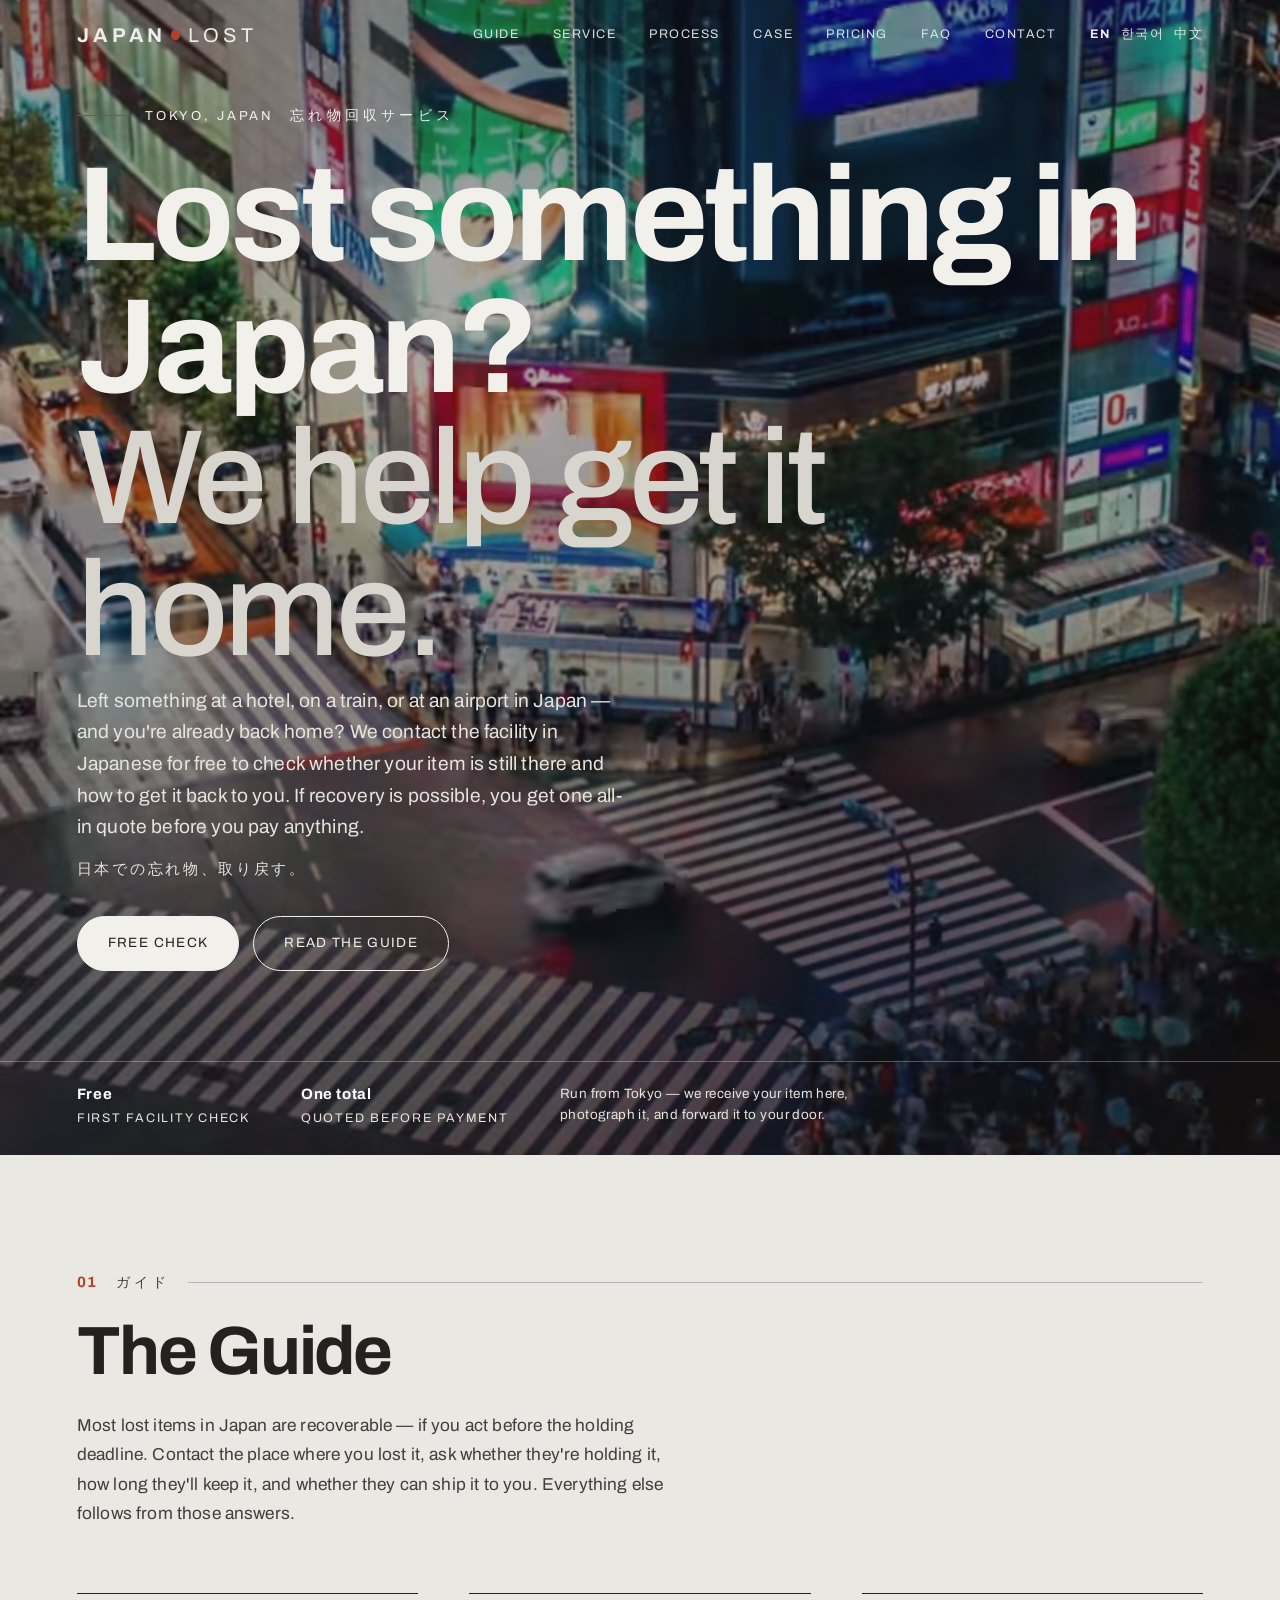
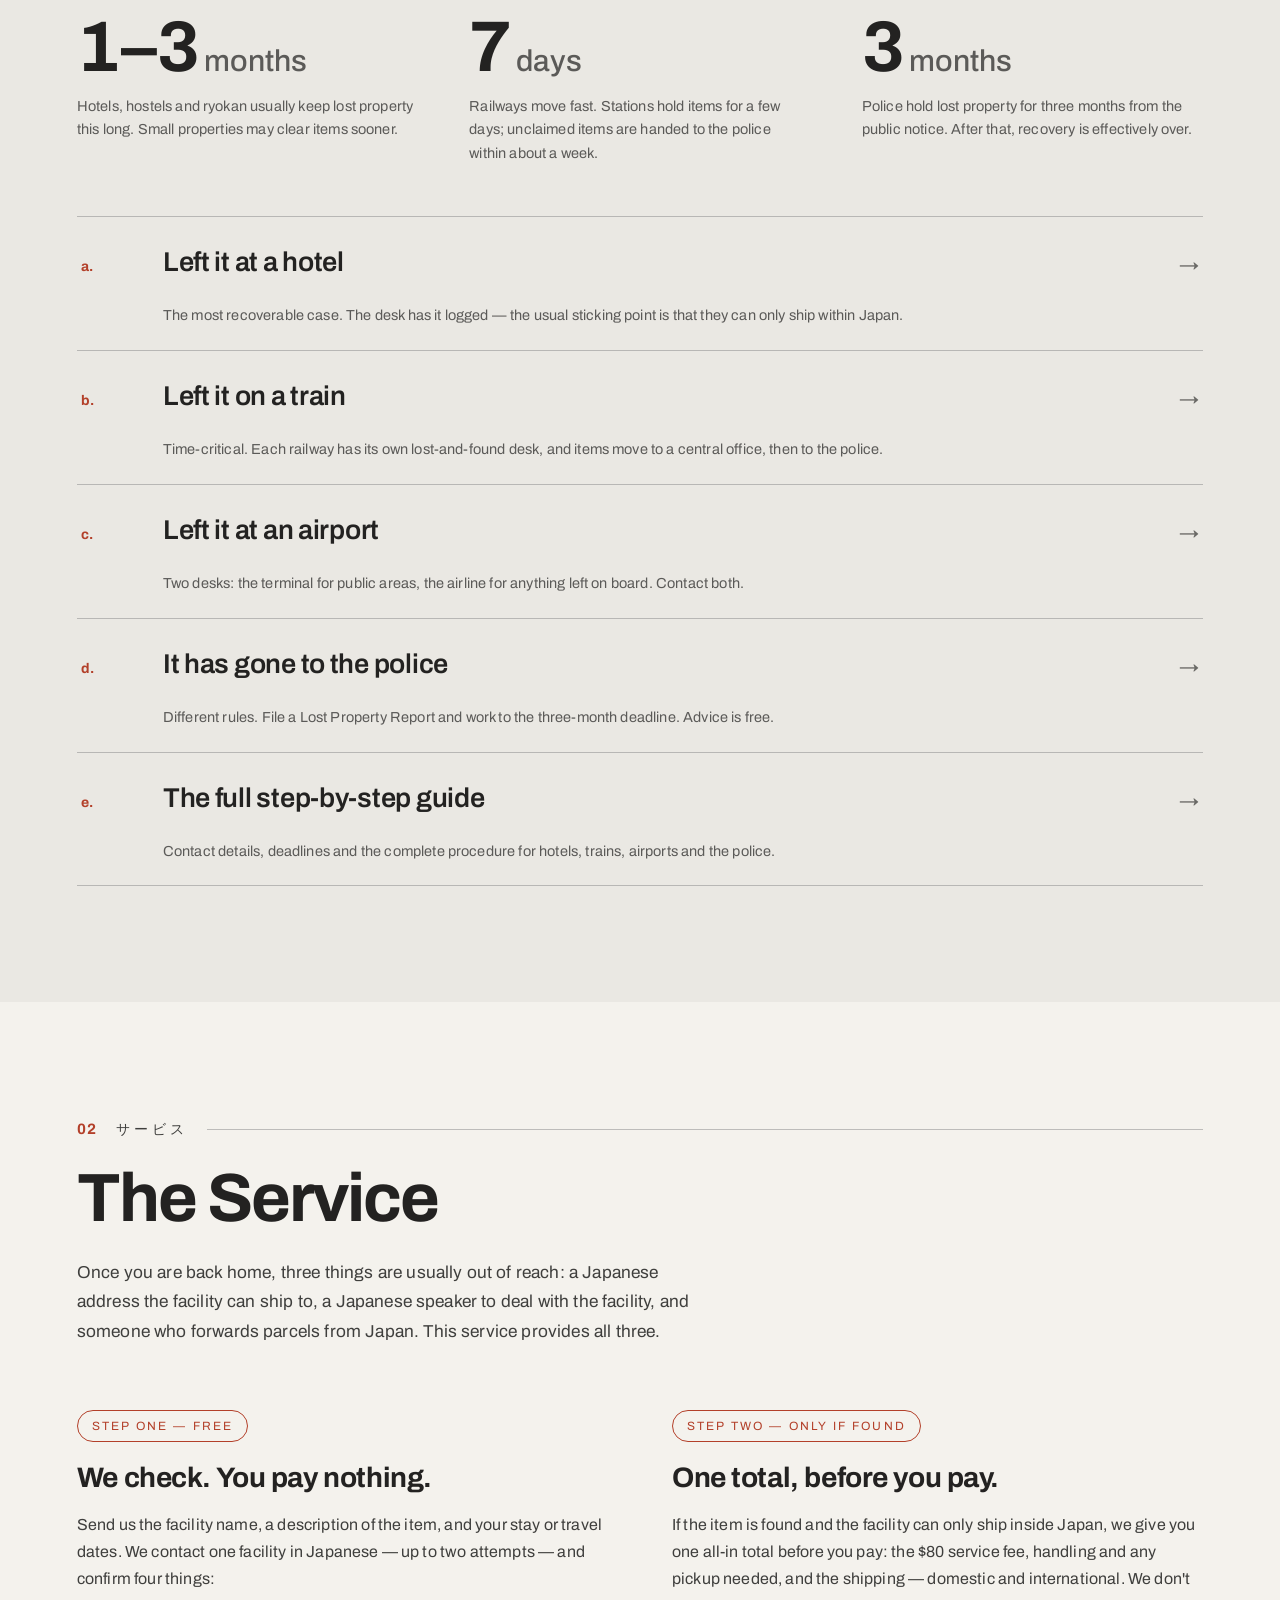
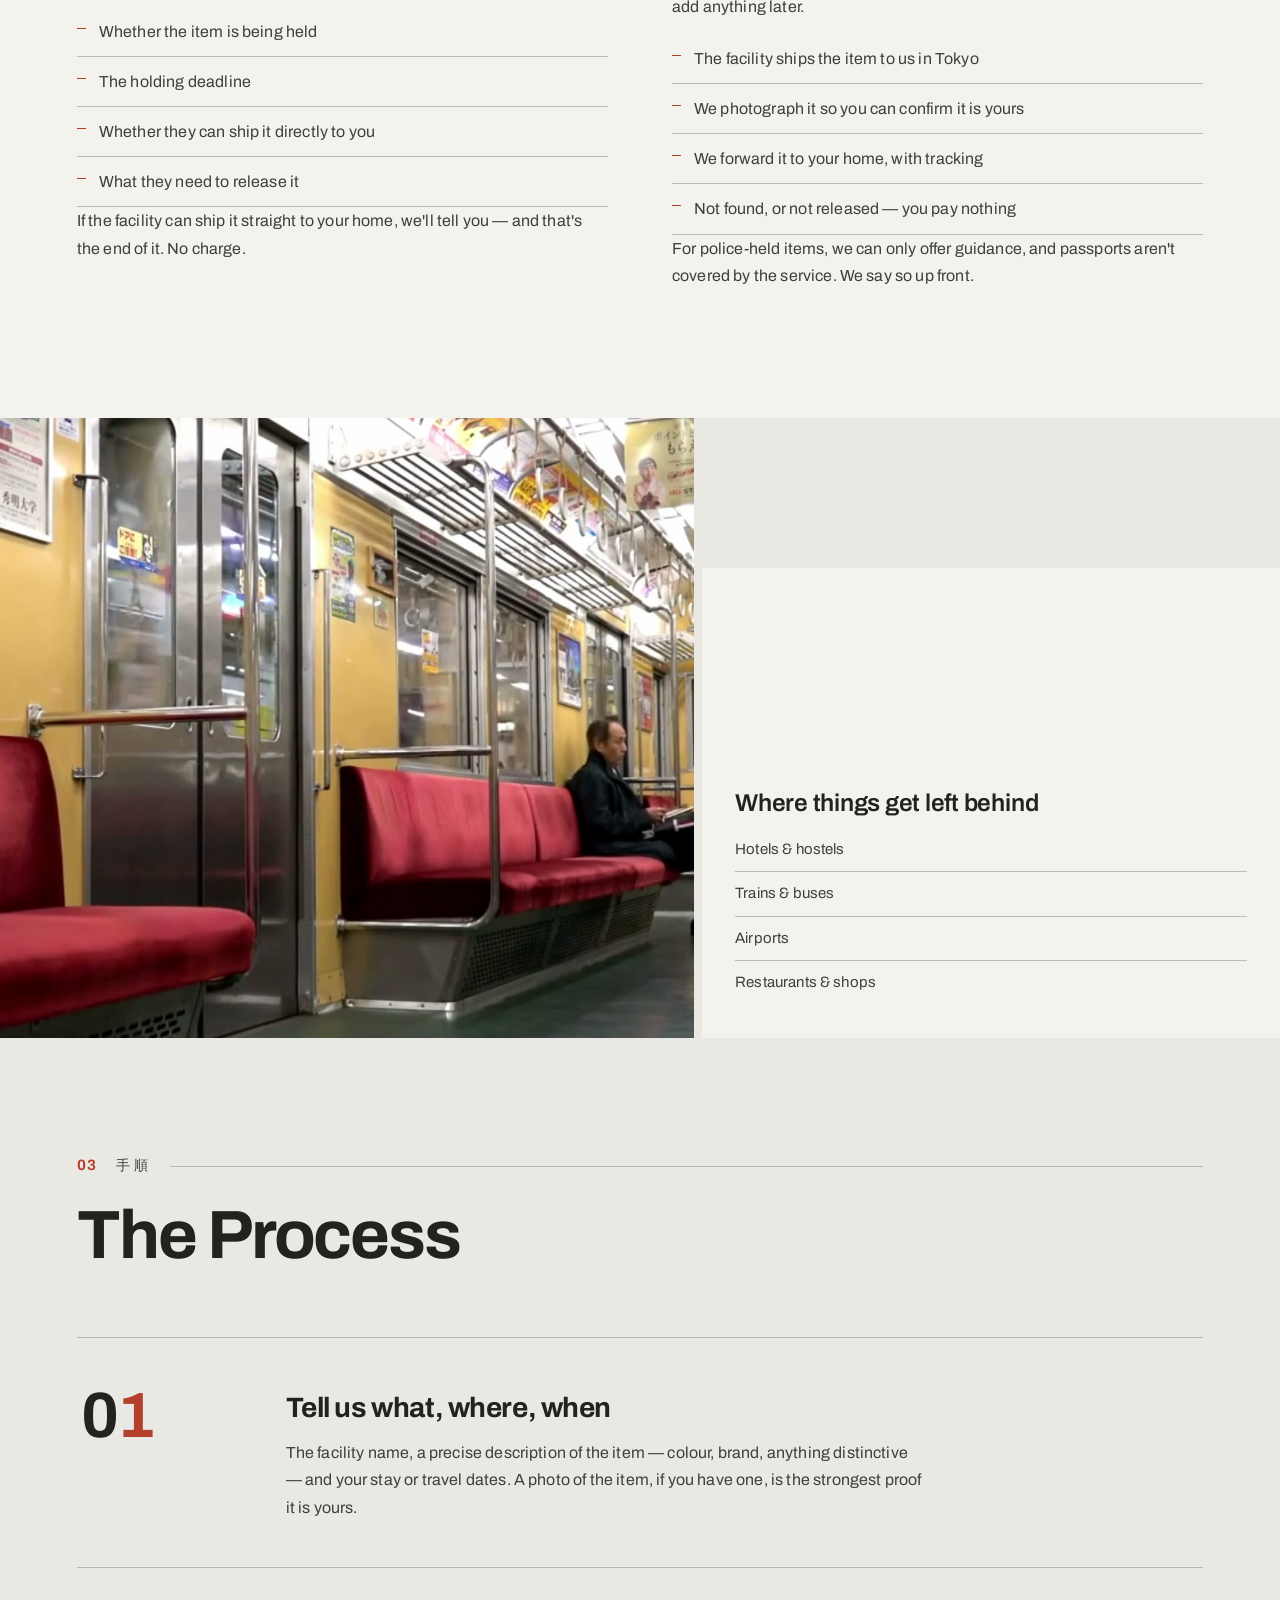
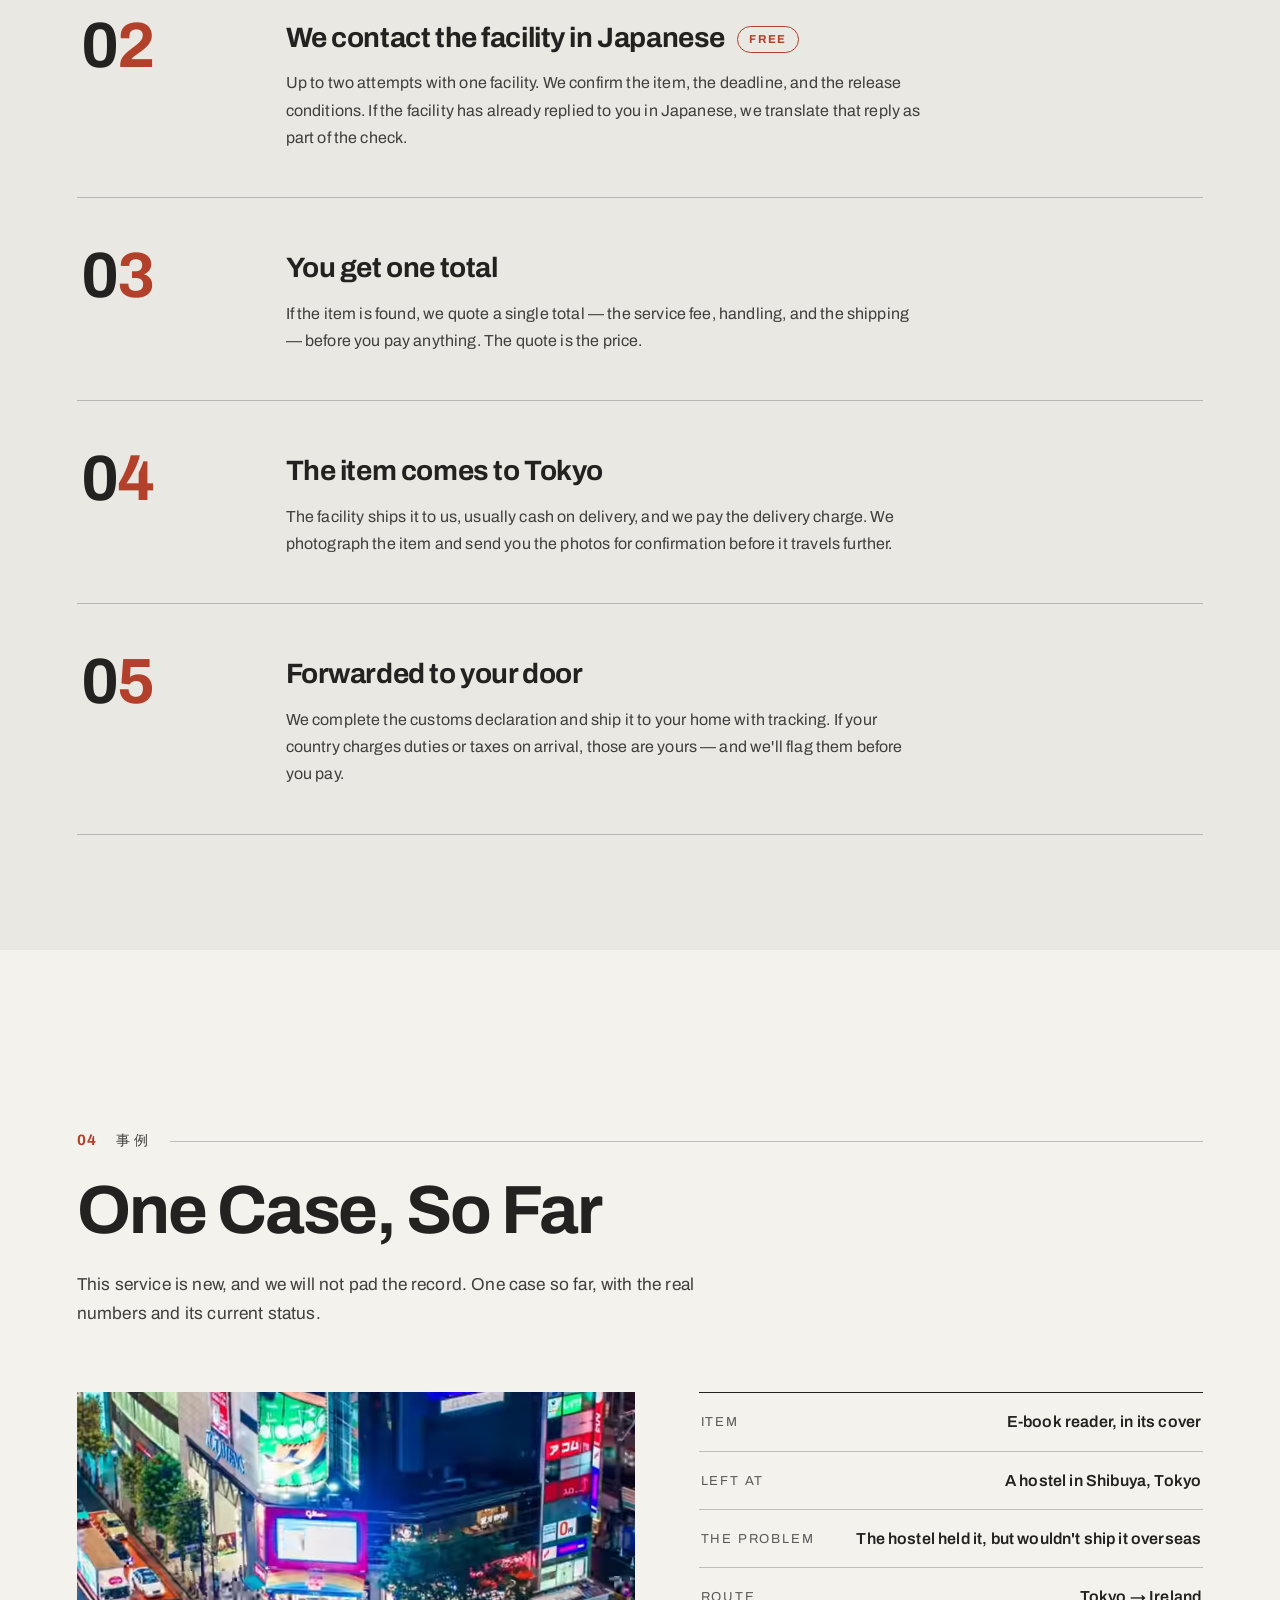
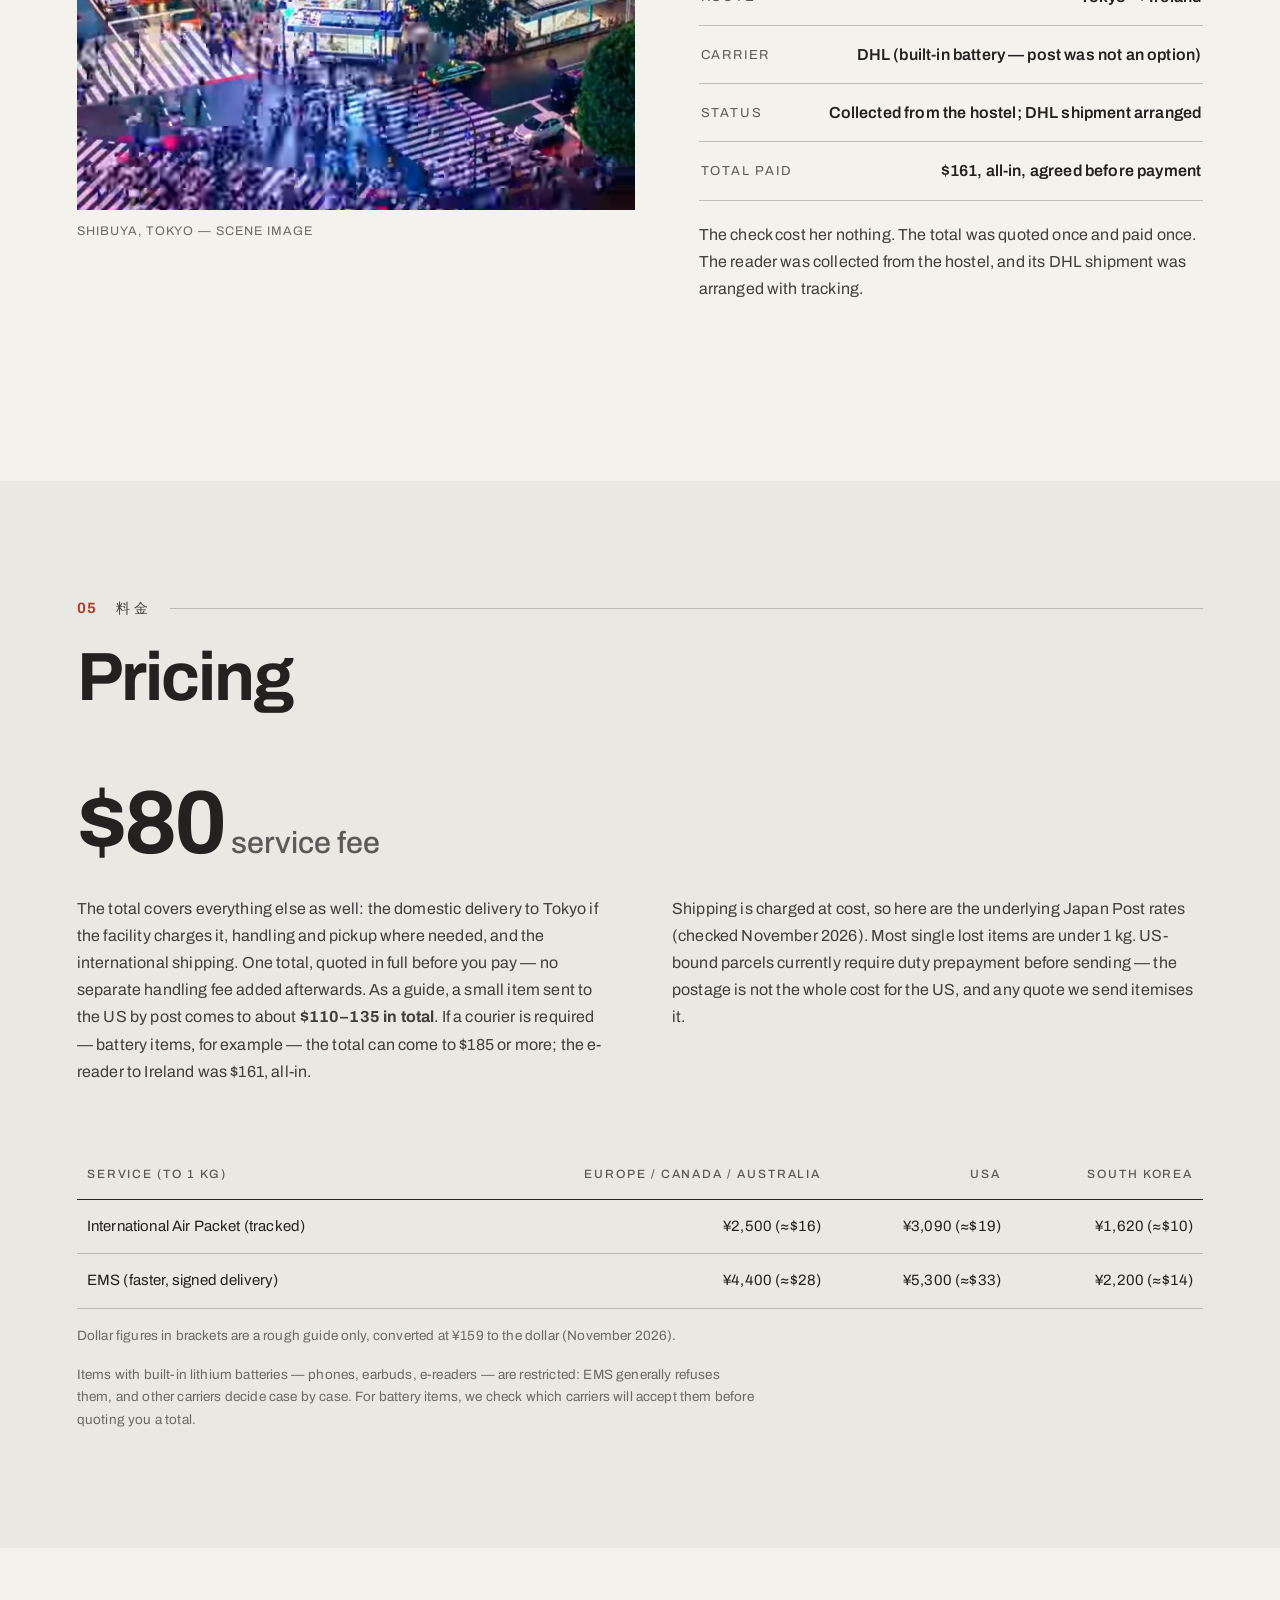
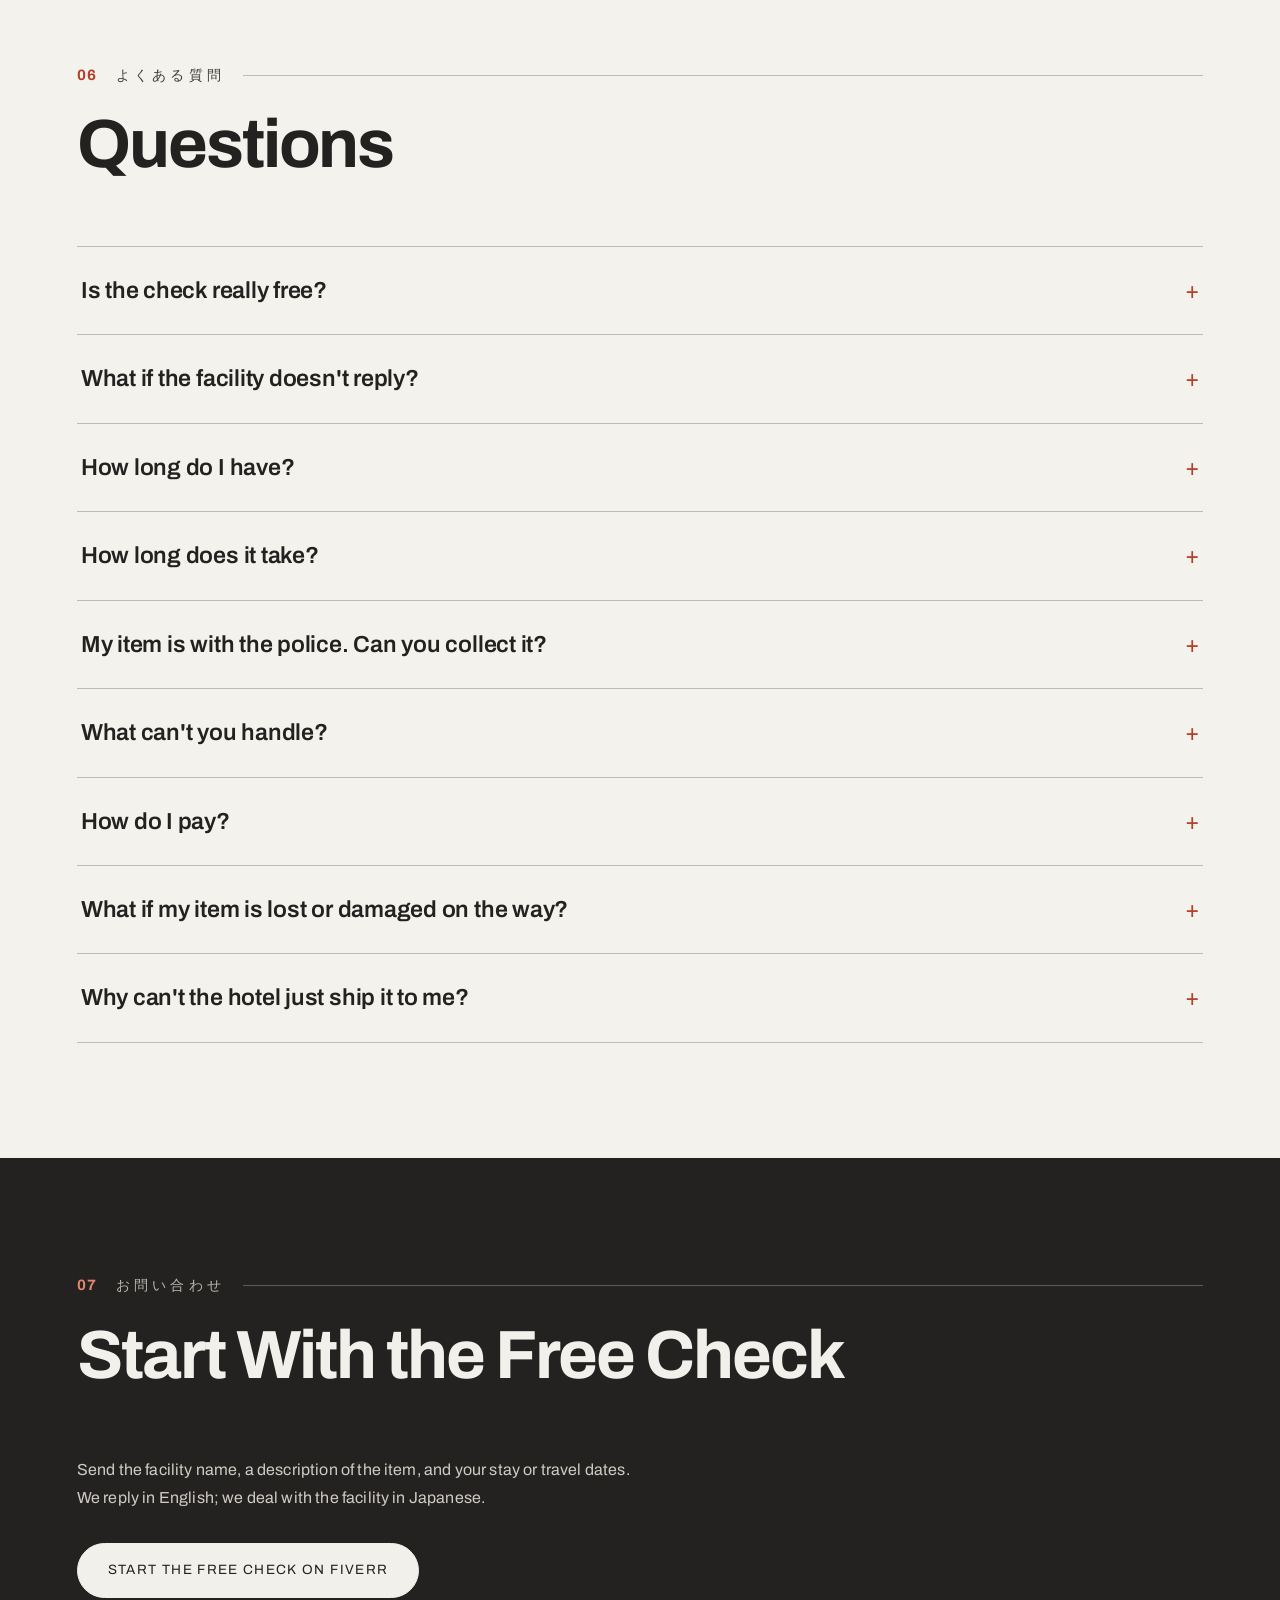
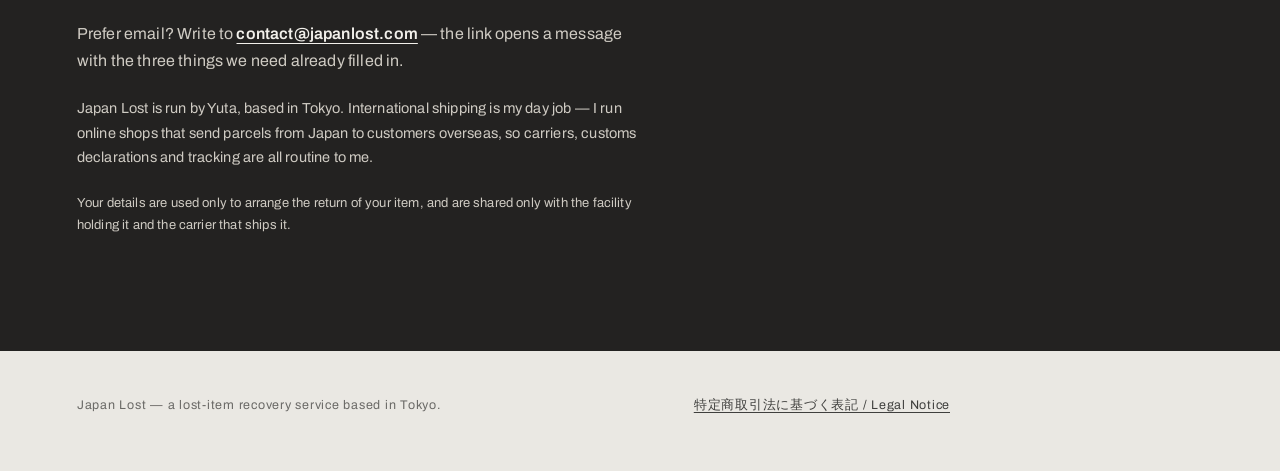
<file: index.html>
<!DOCTYPE html>
<html lang="en">
<head>
<meta charset="utf-8">
<meta name="viewport" content="width=device-width, initial-scale=1">
<title>Lost Something in Japan? Get It Back After Returning Home | Japan Lost</title>
<meta name="description" content="Lost something in Japan and already back home? If your hotel won't ship overseas, we check with the facility in Japanese for free — and quote one total before you pay.">
<link rel="canonical" href="https://japanlost.com/">
<meta property="og:type" content="website">
<meta property="og:title" content="Lost Something in Japan? Get It Back After Returning Home | Japan Lost">
<meta property="og:description" content="Lost something in Japan and already back home? If your hotel won't ship overseas, we check with the facility in Japanese for free — and quote one total before you pay.">
<meta property="og:url" content="https://japanlost.com/">
<meta property="og:image" content="https://japanlost.com/assets/hero-shibuya-poster.jpg">
<meta property="og:site_name" content="Japan Lost">
<meta name="twitter:card" content="summary_large_image">
<meta name="twitter:title" content="Lost Something in Japan? Get It Back After Returning Home | Japan Lost">
<meta name="twitter:description" content="Lost something in Japan and already back home? If your hotel won't ship overseas, we check with the facility in Japanese for free — and quote one total before you pay.">
<meta name="twitter:image" content="https://japanlost.com/assets/hero-shibuya-poster.jpg">
<link rel="icon" href="/favicon.ico" sizes="any">
<link rel="icon" type="image/png" sizes="32x32" href="/favicon-32.png">
<link rel="apple-touch-icon" href="/apple-touch-icon.png">
<meta name="theme-color" content="#232221">
<link rel="preconnect" href="https://fonts.googleapis.com">
<link rel="preconnect" href="https://fonts.gstatic.com" crossorigin>
<link href="https://fonts.googleapis.com/css2?family=Archivo:wght@400;500;600;700&family=Shippori+Mincho:wght@600&display=swap" rel="stylesheet">
<link rel="stylesheet" href="style.css">
<script>/* Reveal animations only when motion is acceptable; otherwise content is simply visible. */if(!window.matchMedia("(prefers-reduced-motion: reduce)").matches){document.documentElement.classList.add("motion-on");}</script>
<link rel="alternate" hreflang="en" href="https://japanlost.com/">
<link rel="alternate" hreflang="ko" href="https://japanlost.com/ko/">
 <link rel="alternate" hreflang="zh-Hans" href="https://japanlost.com/zh/">
<link rel="alternate" hreflang="x-default" href="https://japanlost.com/">
<meta property="og:locale" content="en_US">
<meta property="og:locale:alternate" content="ko_KR">
 <meta property="og:locale:alternate" content="zh_CN">
<script type="application/ld+json">
{
 "@context": "https://schema.org",
 "@type": "FAQPage",
 "mainEntity": [
  {
   "@type": "Question",
   "name": "Is the check really free?",
   "acceptedAnswer": {
    "@type": "Answer",
    "text": "Yes. Contacting one facility, up to two attempts, costs nothing, and there is nothing to pay if the item is not found, cannot be released, or the facility can ship it to you directly. A second facility, or further follow-ups, are quoted before any work is done."
   }
  },
  {
   "@type": "Question",
   "name": "What if the facility doesn't reply?",
   "acceptedAnswer": {
    "@type": "Answer",
    "text": "We contact the facility up to two times. If there is still no reply, the free check ends there - we tell you what we tried, and there is nothing to pay."
   }
  },
  {
   "@type": "Question",
   "name": "How long do I have?",
   "acceptedAnswer": {
    "@type": "Answer",
    "text": "It depends on where you left it. Hotels usually hold items for one to three months. Trains are urgent - items move to the police within about a week. Police hold items for three months from the public notice. Ask about the deadline first; it decides what can still be done."
   }
  },
  {
   "@type": "Question",
   "name": "How long does it take?",
   "acceptedAnswer": {
    "@type": "Answer",
    "text": "The check depends on the facility's reply - it can take a few days, sometimes longer, and if there is no answer after two attempts we tell you and the free check ends. Once an item reaches us, forwarding time depends on the destination and the service: post takes days to weeks, a courier is faster. In the Ireland case, DHL estimated about three days."
   }
  },
  {
   "@type": "Question",
   "name": "My item is with the police. Can you collect it?",
   "acceptedAnswer": {
    "@type": "Answer",
    "text": "No - and we will not charge you for trying. Police release usually has to happen in person or by domestic mail, with a signed letter of authorisation. What we do for free is explain how to file a Lost Property Report and where your item is most likely being held."
   }
  },
  {
   "@type": "Question",
   "name": "What can't you handle?",
   "acceptedAnswer": {
    "@type": "Answer",
    "text": "Passports and official IDs - report those to your embassy and the holding police station. Cash, perishable food, and dangerous goods are also out. Battery items are checked case by case, because carriers restrict them."
   }
  },
  {
   "@type": "Question",
   "name": "How do I pay?",
   "acceptedAnswer": {
    "@type": "Answer",
    "text": "Only after you have seen the total and agreed to it - never before. On Fiverr, the platform holds your payment until the order is complete. If you contact us directly, we send you a PayPal link for the agreed total."
   }
  },
  {
   "@type": "Question",
   "name": "What if my item is lost or damaged on the way?",
   "acceptedAnswer": {
    "@type": "Answer",
    "text": "We pack items carefully, photograph them before shipping, and send everything with tracking, by post or courier. If a parcel is lost or damaged in transit, we help you file the carrier's claim. Compensation follows the carrier's terms and the value declared on the shipment, so we confirm that value with you before shipping. What we cannot do is guarantee the carrier's decision."
   }
  },
  {
   "@type": "Question",
   "name": "Why can't the hotel just ship it to me?",
   "acceptedAnswer": {
    "@type": "Answer",
    "text": "Usually three practical reasons: they would have to sign a customs declaration for someone else's belongings, international postage cannot be collected on delivery, and their whole system is set up for domestic returns only."
   }
  }
 ]
}
</script>
<script type="application/ld+json">
{
  "@context": "https://schema.org",
  "@graph": [
    {
      "@type": "Organization",
      "@id": "https://japanlost.com/#org",
      "name": "Japan Lost",
      "url": "https://japanlost.com/",
      "email": "contact@japanlost.com",
      "founder": {
        "@type": "Person",
        "name": "Yuta"
      },
      "address": {
        "@type": "PostalAddress",
        "addressLocality": "Tokyo",
        "addressCountry": "JP"
      },
      "areaServed": "Worldwide",
      "sameAs": [
        "https://www.fiverr.com/yuta_jpnn"
      ]
    },
    {
      "@type": "Service",
      "@id": "https://japanlost.com/#service",
      "name": "Japan Lost",
      "serviceType": "Lost item recovery",
      "provider": {
        "@id": "https://japanlost.com/#org"
      },
      "areaServed": "Worldwide",
      "description": "We contact the facility in Japanese for free to check whether your item is still there and how to get it back to you. If recovery is possible, you get one all-in quote before you pay anything.",
      "offers": [
        {
          "@type": "Offer",
          "name": "Free first facility check",
          "description": "We contact one facility in Japanese — up to two attempts — and confirm whether the item is being held, the holding deadline, whether they can ship it directly to you, and what they need to release it. You pay nothing.",
          "price": "0",
          "priceCurrency": "USD"
        },
        {
          "@type": "Offer",
          "name": "Recovery and international forwarding",
          "description": "If the item is found and the facility can only ship inside Japan, we give you one all-in total before you pay: the $80 service fee, handling and any pickup needed, and the shipping — domestic and international. We don't add anything later. Not found, or not released — you pay nothing."
        }
      ]
    }
  ]
}
</script>
<style>
.lang-switch{display:inline-flex;gap:10px;align-items:center}
.lang-switch .ls-cur{font-size:12.5px;letter-spacing:.12em;font-weight:700;mix-blend-mode:difference}
</style>
</head>
<body>

<header class="site-header">
  <a class="wordmark" href="#top"><span class="wm-b">JAPAN</span><span class="wm-dot" aria-hidden="true"></span><span class="wm-light">LOST</span></a>
  <nav class="site-nav">
    <a href="#guide">Guide</a>
    <a href="#service">Service</a>
    <a class="nav-opt" href="#process">Process</a>
    <a class="nav-opt" href="#case">Case</a>
    <a href="#pricing">Pricing</a>
    <a class="nav-opt" href="#faq">FAQ</a>
    <a href="#contact">Contact</a>
  <span class="lang-switch"><span class="ls-cur" aria-current="page">EN</span><a href="/ko/" hreflang="ko">한국어</a><a href="/zh/" hreflang="zh-Hans">中文</a></span>
  </nav>
</header>

<!-- ============ HERO ============ -->
<section class="hero" id="top">
  <div class="hero-media" data-parallax>
    <video autoplay muted loop playsinline preload="metadata" poster="assets/hero-shibuya-poster.jpg" id="heroVideo">
      <source src="assets/hero-shibuya.webm" type="video/webm">
      <source src="assets/hero-shibuya.mp4" type="video/mp4">
    </video>
  </div>
  <div class="hero-inner">
    <p class="hero-kicker">Tokyo, Japan <span class="jp">忘れ物回収サービス</span></p>
    <h1>Lost something in Japan?<span class="thin">We help get it home.</span></h1>
    <p class="hero-sub">Left something at a hotel, on a train, or at an airport in Japan — and you're already back home? We contact the facility in Japanese for free to check whether your item is still there and how to get it back to you. If recovery is possible, you get one all-in quote before you pay anything.</p>
    <p class="hero-jp">日本での忘れ物、取り戻す。</p>
    <div class="hero-actions">
      <a class="btn solid" href="#contact">Free check</a>
      <a class="btn" href="#guide">Read the guide</a>
    </div>
  </div>
  <div class="hero-meta">
    <div><b>Free</b>First facility check</div>
    <div><b>One total</b>Quoted before payment</div>
    <div class="meta-wide">Run from Tokyo — we receive your item here, photograph it, and forward it to your door.</div>
  </div>
</section>

<!-- ============ 01 GUIDE ============ -->
<section class="section" id="guide">
  <div class="sec-head" data-reveal>
    <div class="sec-index"><span class="sec-num">01</span><span class="sec-jp">ガイド</span></div>
    <h2 class="sec-title">The Guide</h2>
    <p class="sec-lede">Most lost items in Japan are recoverable — if you act before the holding deadline. Contact the place where you lost it, ask whether they're holding it, how long they'll keep it, and whether they can ship it to you. Everything else follows from those answers.</p>
  </div>

  <div class="facts">
    <div class="fact" data-reveal><p class="n">1–3<small> months</small></p><p class="cap">Hotels, hostels and ryokan usually keep lost property this long. Small properties may clear items sooner.</p></div>
    <div class="fact" data-reveal style="--d:.09s"><p class="n">7<small> days</small></p><p class="cap">Railways move fast. Stations hold items for a few days; unclaimed items are handed to the police within about a week.</p></div>
    <div class="fact" data-reveal style="--d:.31s"><p class="n">3<small> months</small></p><p class="cap">Police hold lost property for three months from the public notice. After that, recovery is effectively over.</p></div>
  </div>

  <div class="rows" data-reveal>
    <a class="row" href="#service"><span class="r-num">a.</span><span class="r-title">Left it at a hotel</span><span class="r-arrow">→</span><span class="r-desc">The most recoverable case. The desk has it logged — the usual sticking point is that they can only ship within Japan.</span></a>
    <a class="row" href="#service"><span class="r-num">b.</span><span class="r-title">Left it on a train</span><span class="r-arrow">→</span><span class="r-desc">Time-critical. Each railway has its own lost-and-found desk, and items move to a central office, then to the police.</span></a>
    <a class="row" href="#service"><span class="r-num">c.</span><span class="r-title">Left it at an airport</span><span class="r-arrow">→</span><span class="r-desc">Two desks: the terminal for public areas, the airline for anything left on board. Contact both.</span></a>
    <a class="row" href="#faq"><span class="r-num">d.</span><span class="r-title">It has gone to the police</span><span class="r-arrow">→</span><span class="r-desc">Different rules. File a Lost Property Report and work to the three-month deadline. Advice is free.</span></a>
    <a class="row" href="/guide/"><span class="r-num">e.</span><span class="r-title">The full step-by-step guide</span><span class="r-arrow">→</span><span class="r-desc">Contact details, deadlines and the complete procedure for hotels, trains, airports and the police.</span></a>
  </div>
</section>

<!-- ============ 02 SERVICE ============ -->
<div class="sec-alt-wrap">
<section class="section" id="service">
  <div class="sec-head" data-reveal>
    <div class="sec-index"><span class="sec-num">02</span><span class="sec-jp">サービス</span></div>
    <h2 class="sec-title">The Service</h2>
    <p class="sec-lede">Once you are back home, three things are usually out of reach: a Japanese address the facility can ship to, a Japanese speaker to deal with the facility, and someone who forwards parcels from Japan. This service provides all three.</p>
  </div>
  <div class="cols">
    <div class="col" data-reveal>
      <span class="tag">Step one — free</span>
      <h3>We check. You pay nothing.</h3>
      <p>Send us the facility name, a description of the item, and your stay or travel dates. We contact one facility in Japanese — up to two attempts — and confirm four things:</p>
      <ul>
        <li>Whether the item is being held</li>
        <li>The holding deadline</li>
        <li>Whether they can ship it directly to you</li>
        <li>What they need to release it</li>
      </ul>
      <p>If the facility can ship it straight to your home, we'll tell you — and that's the end of it. No charge.</p>
    </div>
    <div class="col" data-reveal style="--d:.22s">
      <span class="tag">Step two — only if found</span>
      <h3>One total, before you pay.</h3>
      <p>If the item is found and the facility can only ship inside Japan, we give you one all-in total before you pay: the $80 service fee, handling and any pickup needed, and the shipping — domestic and international. We don't add anything later.</p>
      <ul>
        <li>The facility ships the item to us in Tokyo</li>
        <li>We photograph it so you can confirm it is yours</li>
        <li>We forward it to your home, with tracking</li>
        <li>Not found, or not released — you pay nothing</li>
      </ul>
      <p>For police-held items, we can only offer guidance, and passports aren't covered by the service. We say so up front.</p>
    </div>
  </div>
</section>
</div>

<div class="media-band" data-reveal>
  <video class="mb-a" muted loop playsinline preload="none" data-lazy-video poster="assets/train-interior-poster.jpg">
    <source src="assets/train-interior.mp4" type="video/mp4">
  </video>
  <aside class="mb-panel">
    <h3>Where things get left behind</h3>
    <ul>
      <li>Hotels &amp; hostels</li>
      <li>Trains &amp; buses</li>
      <li>Airports</li>
      <li>Restaurants &amp; shops</li>
    </ul>
  </aside>
</div>

<!-- ============ 03 PROCESS ============ -->
<section class="section" id="process">
  <div class="sec-head" data-reveal>
    <div class="sec-index"><span class="sec-num">03</span><span class="sec-jp">手順</span></div>
    <h2 class="sec-title">The Process</h2>
  </div>
  <div class="steps">
    <div class="step" data-reveal><p class="s-num">0<span>1</span></p><div><h3>Tell us what, where, when</h3><p>The facility name, a precise description of the item — colour, brand, anything distinctive — and your stay or travel dates. A photo of the item, if you have one, is the strongest proof it is yours.</p></div></div>
    <div class="step" data-reveal><p class="s-num">0<span>2</span></p><div><h3>We contact the facility in Japanese<span class="free">Free</span></h3><p>Up to two attempts with one facility. We confirm the item, the deadline, and the release conditions. If the facility has already replied to you in Japanese, we translate that reply as part of the check.</p></div></div>
    <div class="step" data-reveal><p class="s-num">0<span>3</span></p><div><h3>You get one total</h3><p>If the item is found, we quote a single total — the service fee, handling, and the shipping — before you pay anything. The quote is the price.</p></div></div>
    <div class="step" data-reveal><p class="s-num">0<span>4</span></p><div><h3>The item comes to Tokyo</h3><p>The facility ships it to us, usually cash on delivery, and we pay the delivery charge. We photograph the item and send you the photos for confirmation before it travels further.</p></div></div>
    <div class="step" data-reveal><p class="s-num">0<span>5</span></p><div><h3>Forwarded to your door</h3><p>We complete the customs declaration and ship it to your home with tracking. If your country charges duties or taxes on arrival, those are yours — and we'll flag them before you pay.</p></div></div>
  </div>
</section>

<!-- ============ 04 CASE ============ -->
<div class="sec-alt-wrap">
<section class="section section--quiet" id="case">
  <div class="sec-head">
    <div class="sec-index"><span class="sec-num">04</span><span class="sec-jp">事例</span></div>
    <h2 class="sec-title">One Case, So Far</h2>
    <p class="sec-lede">This service is new, and we will not pad the record. One case so far, with the real numbers and its current status.</p>
  </div>
  <div class="case-grid">
    <figure>
      <video muted loop playsinline preload="none" data-lazy-video poster="assets/street-shibuya-still.jpg" aria-label="Shibuya, Tokyo — the district where the item was left">
<source src="assets/case-shibuya.webm" type="video/webm">
<source src="assets/case-shibuya.mp4" type="video/mp4">
</video>
      <figcaption>Shibuya, Tokyo — scene image</figcaption>
    </figure>
    <div>
      <dl class="case-data">
        <div><dt>Item</dt><dd>E-book reader, in its cover</dd></div>
        <div><dt>Left at</dt><dd>A hostel in Shibuya, Tokyo</dd></div>
        <div><dt>The problem</dt><dd>The hostel held it, but wouldn't ship it overseas</dd></div>
        <div><dt>Route</dt><dd>Tokyo → Ireland</dd></div>
        <div><dt>Carrier</dt><dd>DHL (built-in battery — post was not an option)</dd></div>
        <div><dt>Status</dt><dd>Collected from the hostel; DHL shipment arranged</dd></div>
        <div><dt>Total paid</dt><dd>$161, all-in, agreed before payment</dd></div>
      </dl>
      <p class="case-note">The check cost her nothing. The total was quoted once and paid once. The reader was collected from the hostel, and its DHL shipment was arranged with tracking.</p>
    </div>
  </div>
</section>
</div>

<!-- ============ 05 PRICING ============ -->
<section class="section" id="pricing">
  <div class="sec-head" data-reveal>
    <div class="sec-index"><span class="sec-num">05</span><span class="sec-jp">料金</span></div>
    <h2 class="sec-title">Pricing</h2>
  </div>
  <div class="price-lead" data-reveal>
    <p class="big">$80<small> service fee</small></p>
  </div>
  <div class="cols" style="margin-top:26px">
    <div class="col" data-reveal>
      <p>The total covers everything else as well: the domestic delivery to Tokyo if the facility charges it, handling and pickup where needed, and the international shipping. One total, quoted in full before you pay — no separate handling fee added afterwards. As a guide, a small item sent to the US by post comes to about <strong>$110–135 in total</strong>. If a courier is required — battery items, for example — the total can come to $185 or more; the e-reader to Ireland was $161, all-in.</p>
    </div>
    <div class="col" data-reveal style="--d:.18s">
      <p>Shipping is charged at cost, so here are the underlying Japan Post rates (checked November 2026). Most single lost items are under 1 kg. US-bound parcels currently require duty prepayment before sending — the postage is not the whole cost for the US, and any quote we send itemises it.</p>
    </div>
  </div>
  <div class="rates-wrap" data-reveal>
  <table class="rates">
    <tr><th>Service (to 1 kg)</th><th class="n">Europe / Canada / Australia</th><th class="n">USA</th><th class="n">South Korea</th></tr>
    <tr><td>International Air Packet (tracked)</td><td class="n">¥2,500 (≈$16)</td><td class="n">¥3,090 (≈$19)</td><td class="n">¥1,620 (≈$10)</td></tr>
    <tr><td>EMS (faster, signed delivery)</td><td class="n">¥4,400 (≈$28)</td><td class="n">¥5,300 (≈$33)</td><td class="n">¥2,200 (≈$14)</td></tr>
  </table>
  </div>
  <p class="fineprint" data-reveal>Dollar figures in brackets are a rough guide only, converted at ¥159 to the dollar (November 2026).</p>
  <p class="fineprint" data-reveal>Items with built-in lithium batteries — phones, earbuds, e-readers — are restricted: EMS generally refuses them, and other carriers decide case by case. For battery items, we check which carriers will accept them before quoting you a total.</p>
</section>

<!-- ============ 06 FAQ ============ -->
<div class="sec-alt-wrap">
<section class="section" id="faq">
  <div class="sec-head" data-reveal>
    <div class="sec-index"><span class="sec-num">06</span><span class="sec-jp">よくある質問</span></div>
    <h2 class="sec-title">Questions</h2>
  </div>
  <div class="faq" data-reveal>
    <details>
      <summary>Is the check really free?</summary>
      <p>Yes. Contacting one facility, up to two attempts, costs nothing, and there is nothing to pay if the item is not found, cannot be released, or the facility can ship it to you directly. A second facility, or further follow-ups, are quoted before any work is done.</p>
    </details>
    <details>
      <summary>What if the facility doesn't reply?</summary>
      <p>We contact the facility up to two times. If there is still no reply, the free check ends there — we tell you what we tried, and there is nothing to pay.</p>
    </details>
    <details>
      <summary>How long do I have?</summary>
      <p>It depends on where you left it. Hotels usually hold items for one to three months. Trains are urgent — items move to the police within about a week. Police hold items for three months from the public notice. Ask about the deadline first; it decides what can still be done.</p>
    </details>
    <details>
      <summary>How long does it take?</summary>
      <p>The check depends on the facility's reply — it can take a few days, sometimes longer, and if there is no answer after two attempts we tell you and the free check ends. Once an item reaches us, forwarding time depends on the destination and the service: post takes days to weeks, a courier is faster. In the Ireland case, DHL estimated about three days.</p>
    </details>
    <details>
      <summary>My item is with the police. Can you collect it?</summary>
      <p>No — and we will not charge you for trying. Police release usually has to happen in person or by domestic mail, with a signed letter of authorisation. What we do for free is explain how to file a Lost Property Report and where your item is most likely being held.</p>
    </details>
    <details>
      <summary>What can't you handle?</summary>
      <p>Passports and official IDs — report those to your embassy and the holding police station. Cash, perishable food, and dangerous goods are also out. Battery items are checked case by case, because carriers restrict them.</p>
    </details>
    <details>
      <summary>How do I pay?</summary>
      <p>Only after you have seen the total and agreed to it — never before. On Fiverr, the platform holds your payment until the order is complete. If you contact us directly, we send you a PayPal link for the agreed total.</p>
    </details>
    <details>
      <summary>What if my item is lost or damaged on the way?</summary>
      <p>We pack items carefully, photograph them before shipping, and send everything with tracking, by post or courier. If a parcel is lost or damaged in transit, we help you file the carrier's claim. Compensation follows the carrier's terms and the value declared on the shipment, so we confirm that value with you before shipping. What we cannot do is guarantee the carrier's decision.</p>
    </details>
    <details>
      <summary>Why can't the hotel just ship it to me?</summary>
      <p>Usually three practical reasons: they would have to sign a customs declaration for someone else's belongings, international postage cannot be collected on delivery, and their whole system is set up for domestic returns only.</p>
    </details>
  </div>
</section>
</div>

<!-- ============ CONTACT ============ -->
<section class="section contact" id="contact">
  <div class="sec-head" data-reveal>
    <div class="sec-index"><span class="sec-num">07</span><span class="sec-jp">お問い合わせ</span></div>
    <h2 class="sec-title">Start With the Free Check</h2>
  </div>
  <div data-reveal>
    <p>Send the facility name, a description of the item, and your stay or travel dates. We reply in English; we deal with the facility in Japanese.</p>
    <a class="btn solid" href="https://www.fiverr.com/yuta_jpnn/search-for-your-lost-item-in-japan-and-arrange-its-return">Start the free check on Fiverr</a>
    <p class="contact-alt">Prefer email? Write to <a class="contact-mail-link" href="mailto:contact@japanlost.com?subject=Free%20check%20request&body=Facility%20name%3A%0AItem%3A%0AStay%20or%20travel%20dates%3A">contact@japanlost.com</a> — the link opens a message with the three things we need already filled in.</p>
    <p class="contact-about">Japan Lost is run by Yuta, based in Tokyo. International shipping is my day job — I run online shops that send parcels from Japan to customers overseas, so carriers, customs declarations and tracking are all routine to me.</p>
    <p class="contact-privacy">Your details are used only to arrange the return of your item, and are shared only with the facility holding it and the carrier that ships it.</p>
  </div>
</section>

<footer>
  <div>Japan Lost — a lost-item recovery service based in Tokyo.</div>
  <div><a href="/legal/">特定商取引法に基づく表記 / Legal Notice</a></div>
  <div class="credits"></div>
</footer>

<script>
(function(){
  var saveData = navigator.connection && navigator.connection.saveData;
  var reduceMotion = window.matchMedia("(prefers-reduced-motion: reduce)").matches;
  var hero = document.getElementById("heroVideo");
  if (hero && (saveData || reduceMotion)) { hero.removeAttribute("autoplay"); hero.pause(); }
  var lazy = document.querySelectorAll("video[data-lazy-video]");
  if ("IntersectionObserver" in window && !saveData && !reduceMotion) {
    var io = new IntersectionObserver(function(entries){
      entries.forEach(function(e){ if (e.isIntersecting) { e.target.play(); } else { e.target.pause(); } });
    }, {threshold: 0.25});
    lazy.forEach(function(v){ io.observe(v); });
  }
})();
</script>
<script src="motion.js"></script>
</body>
</html>
</file>
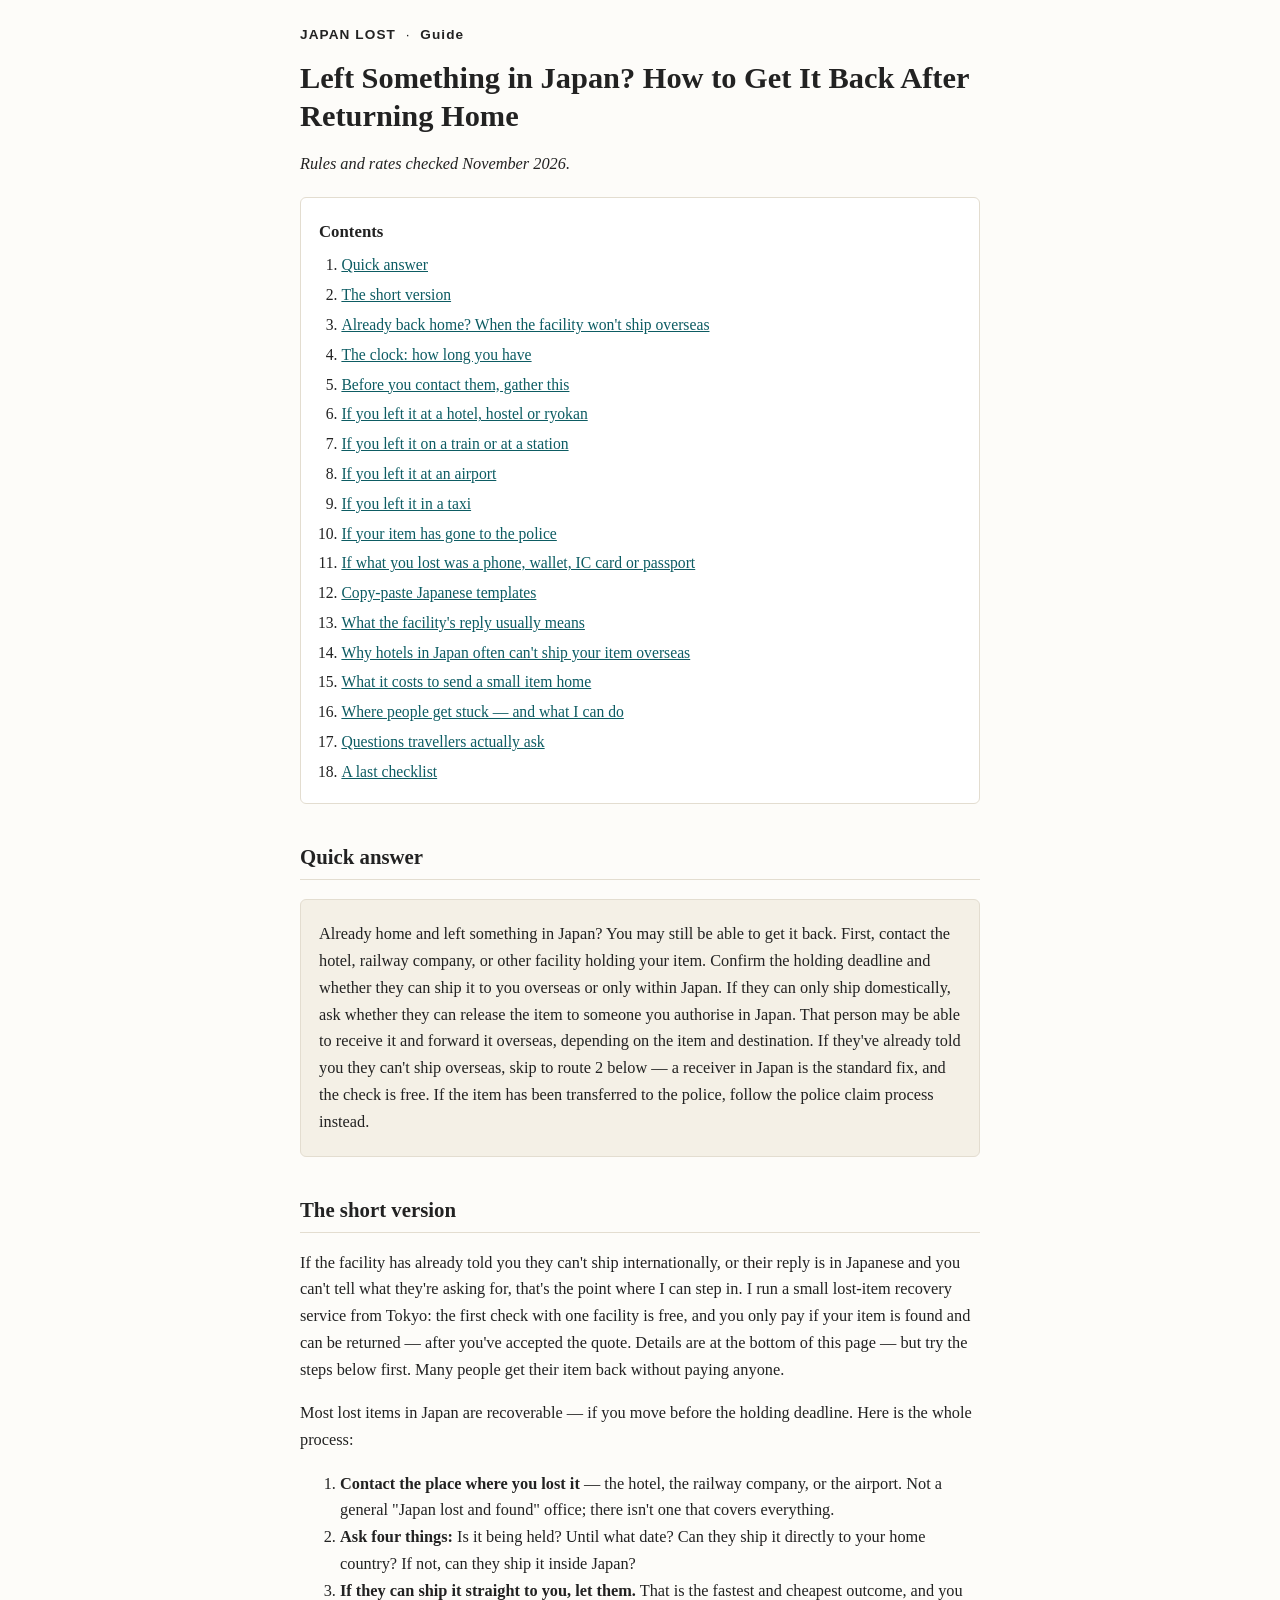
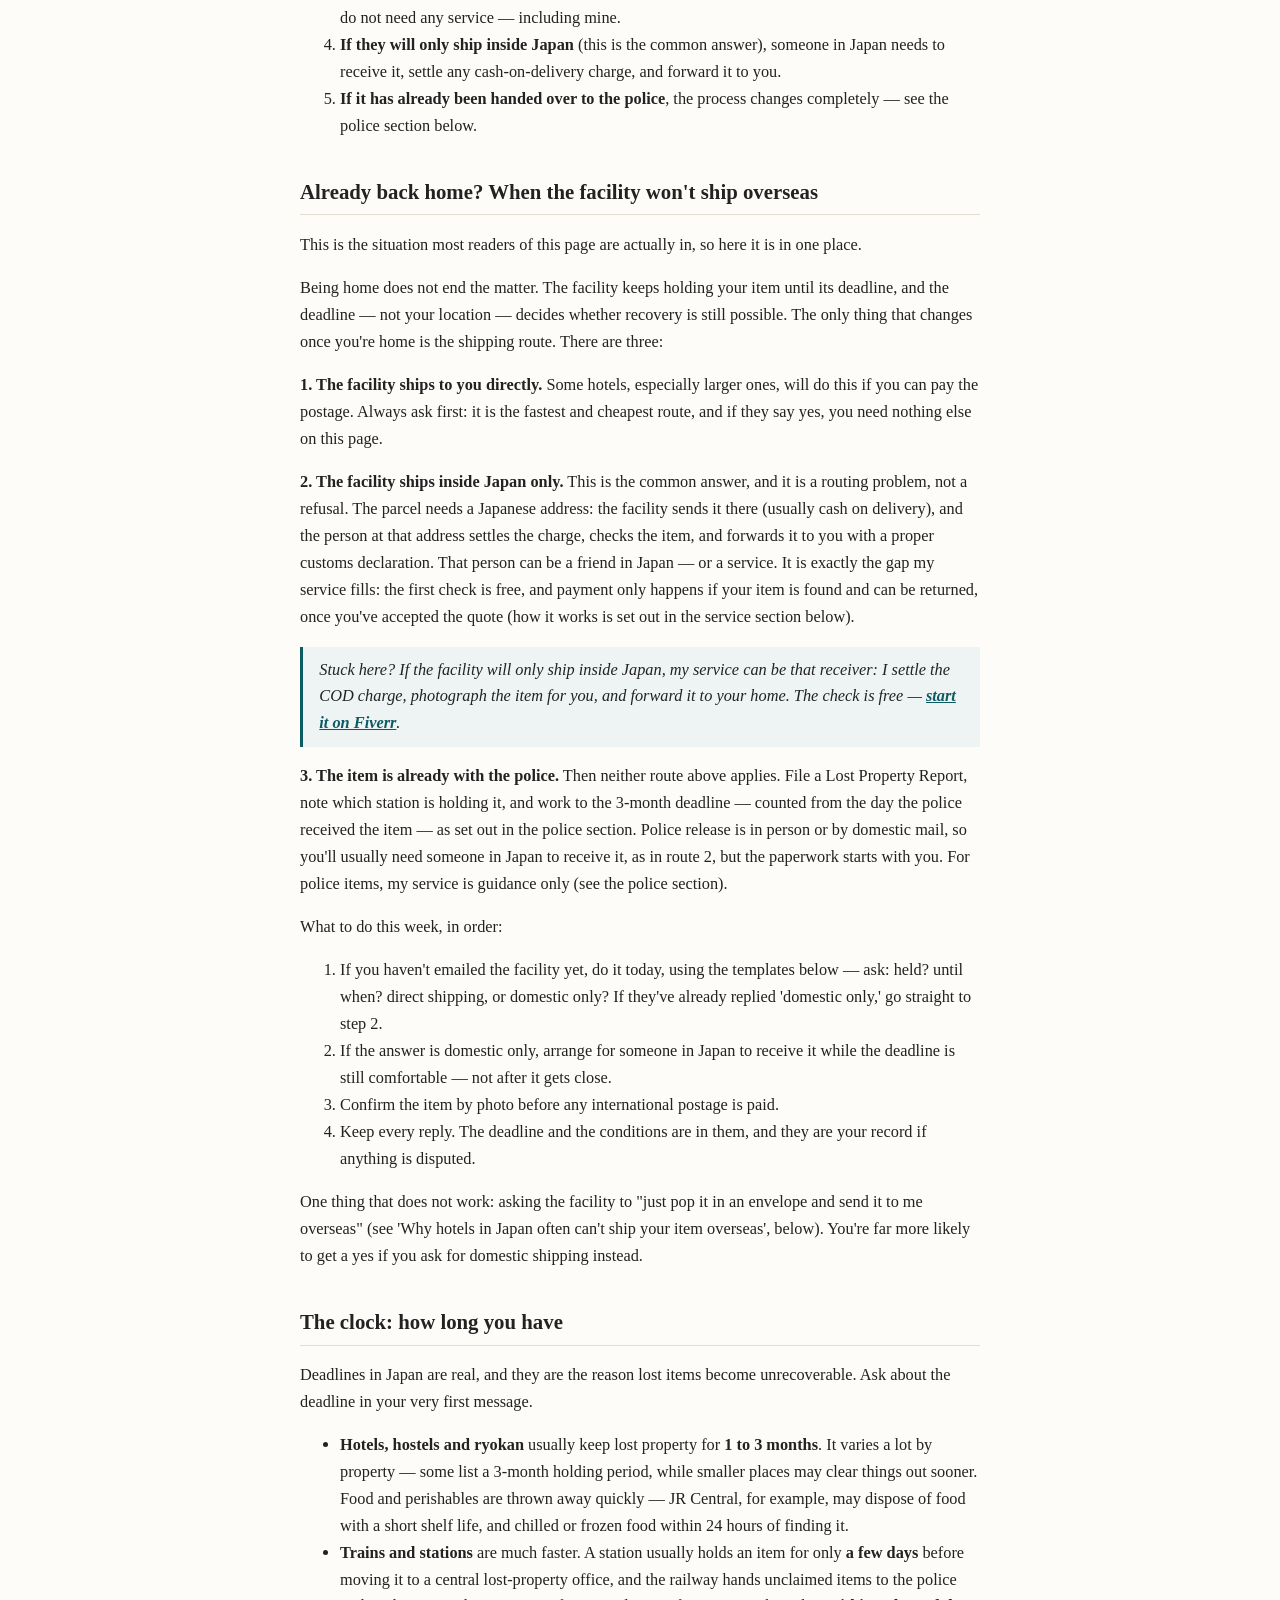
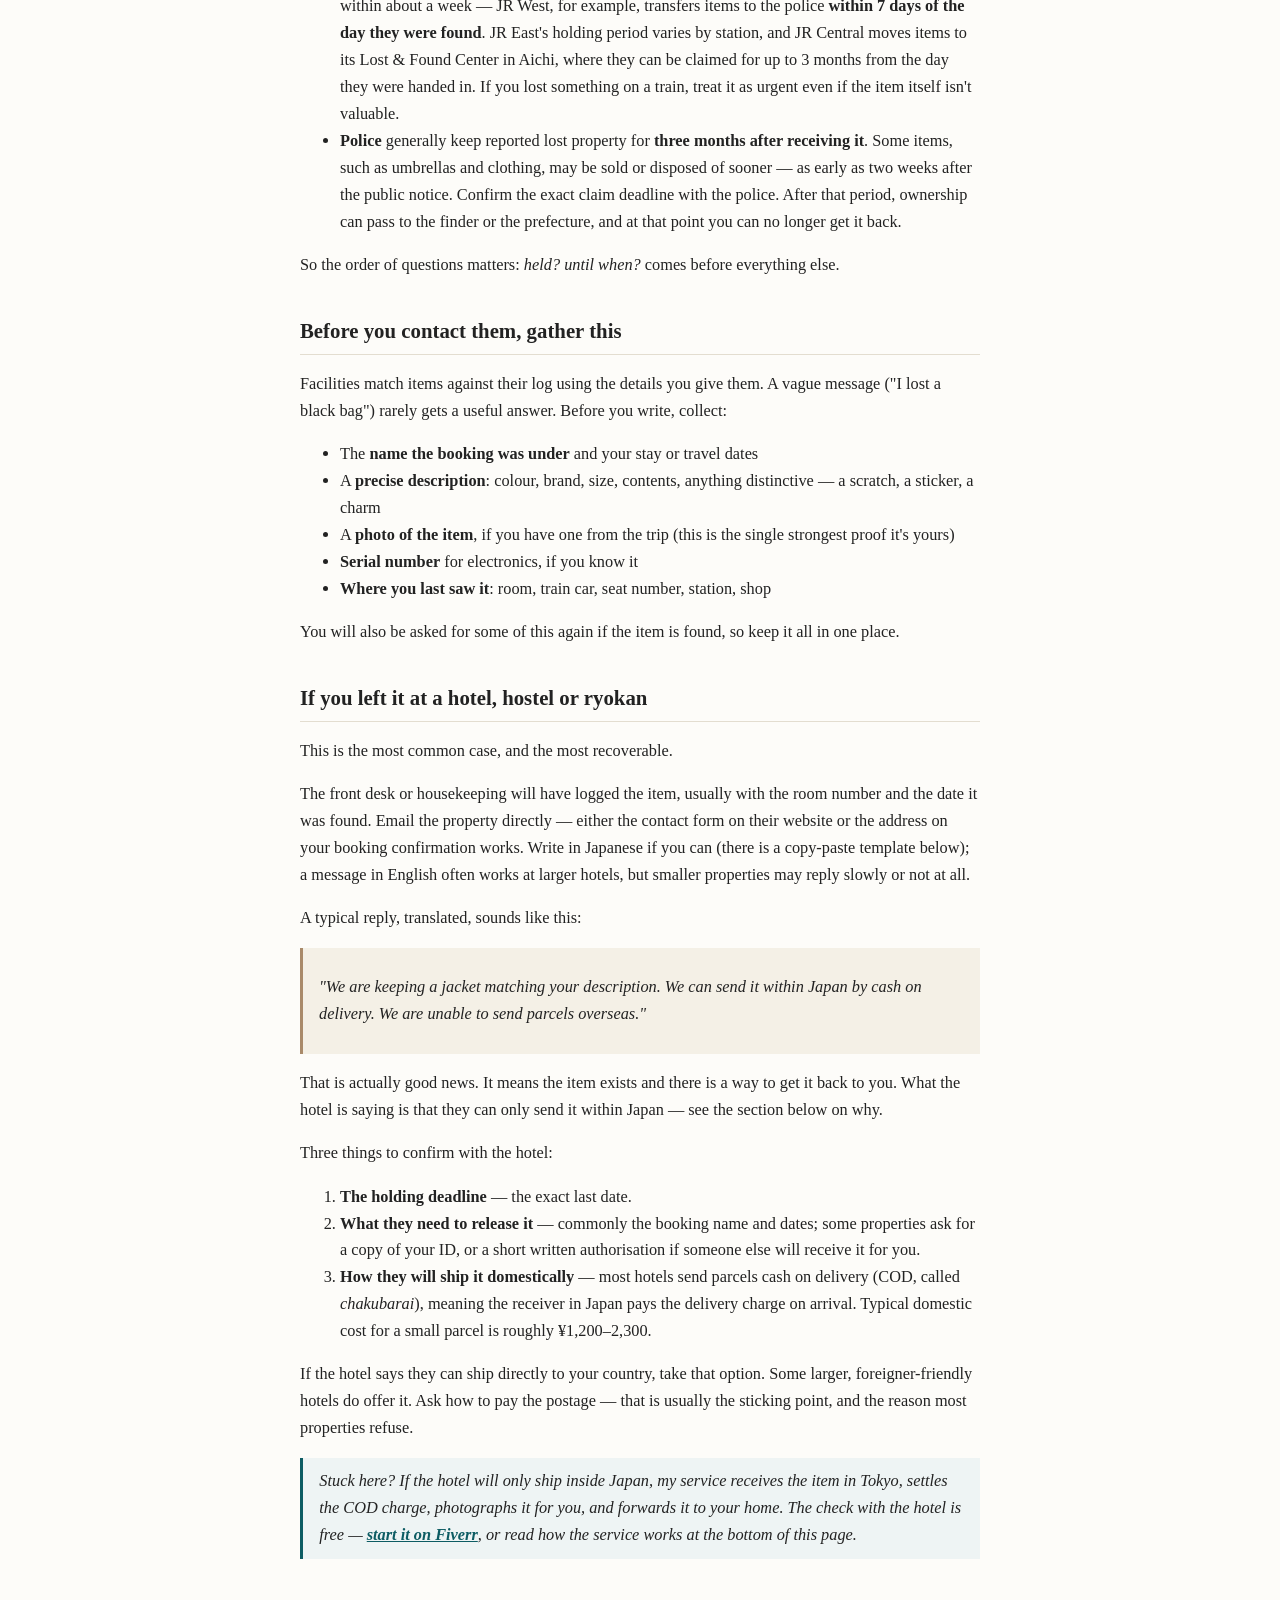
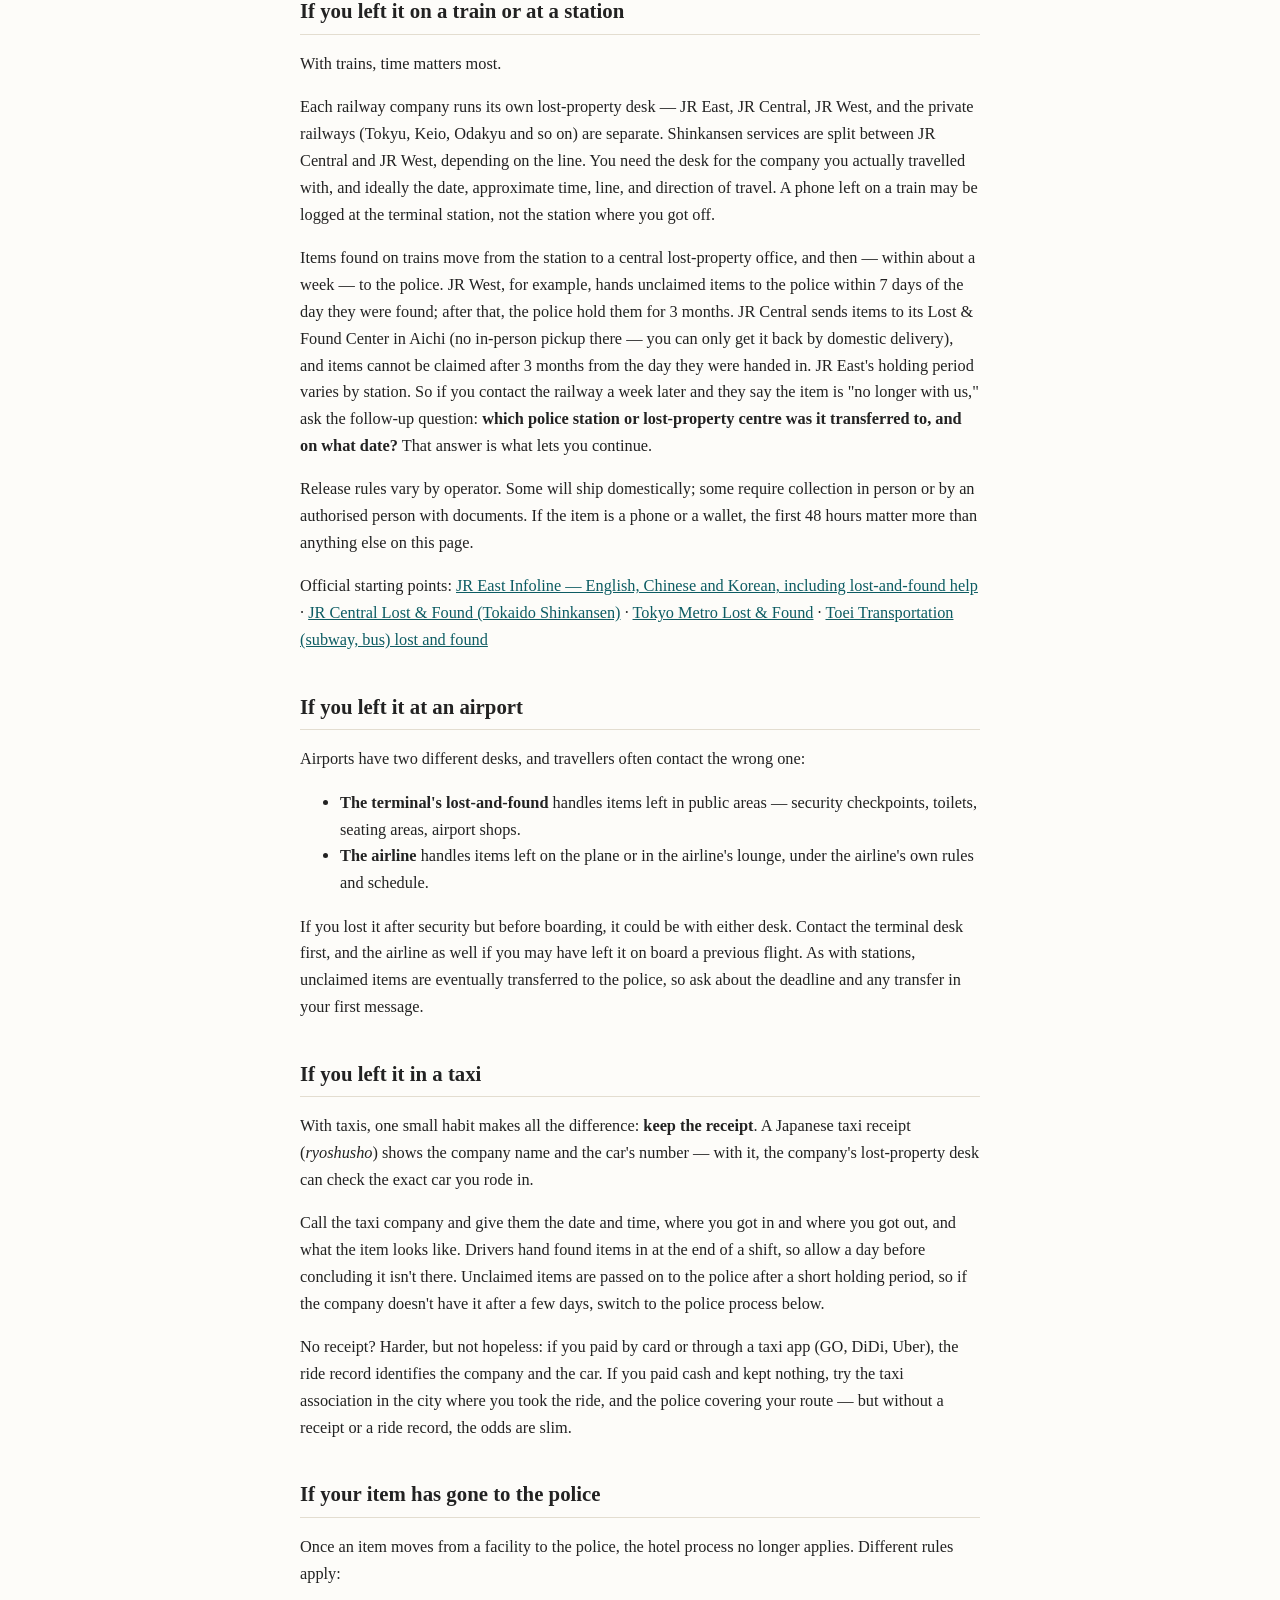
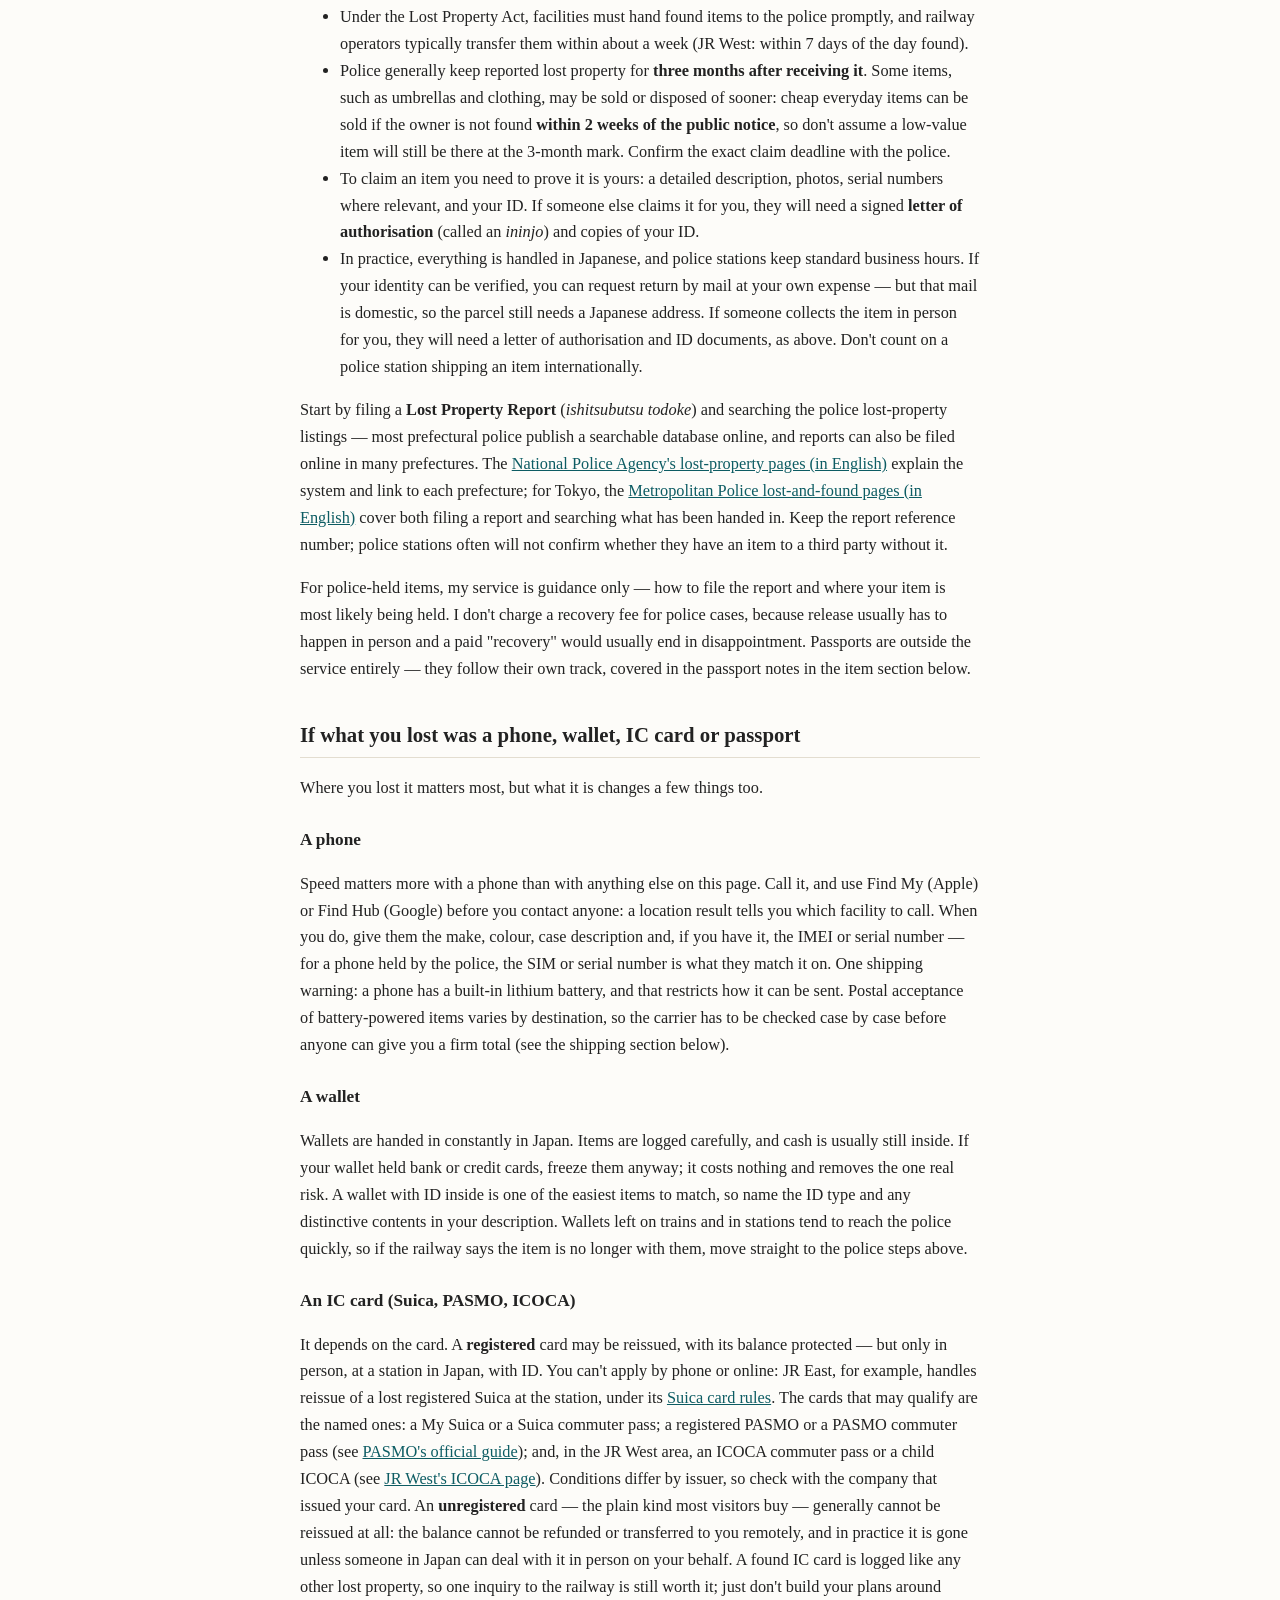
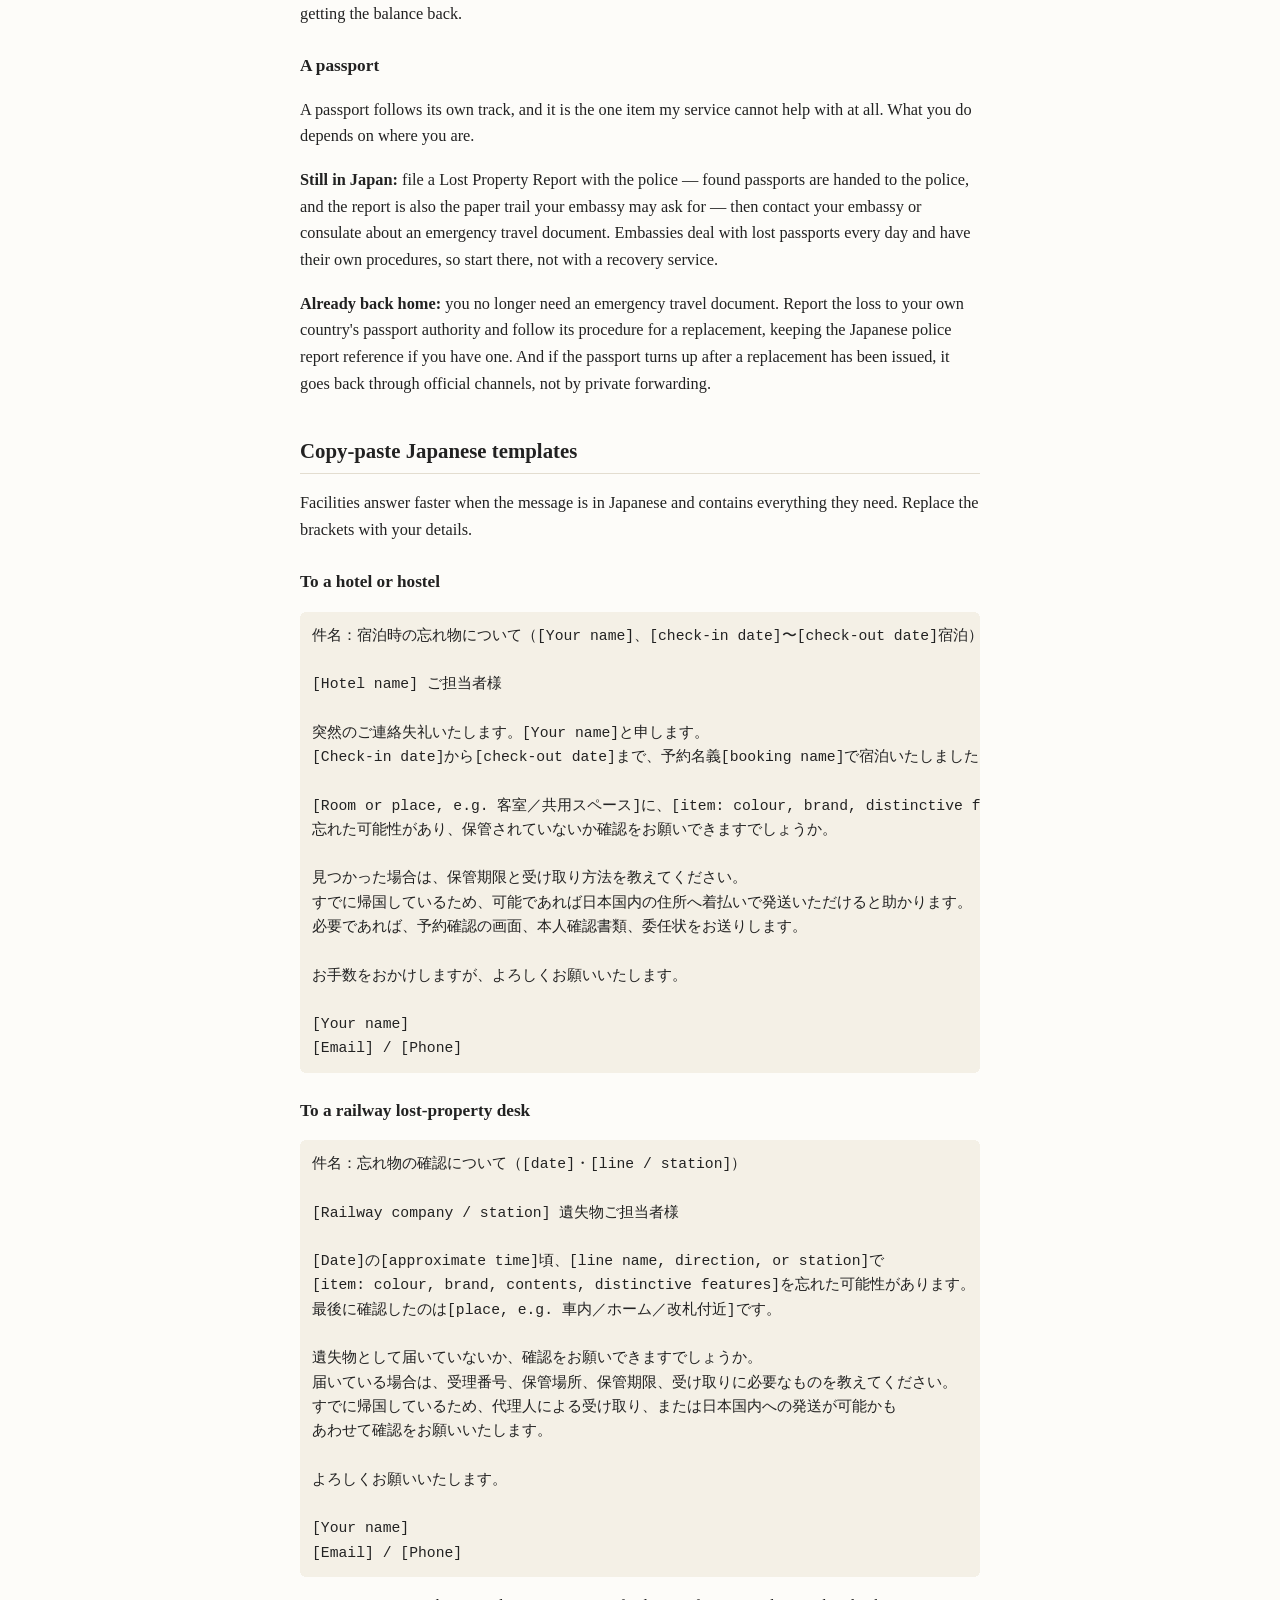
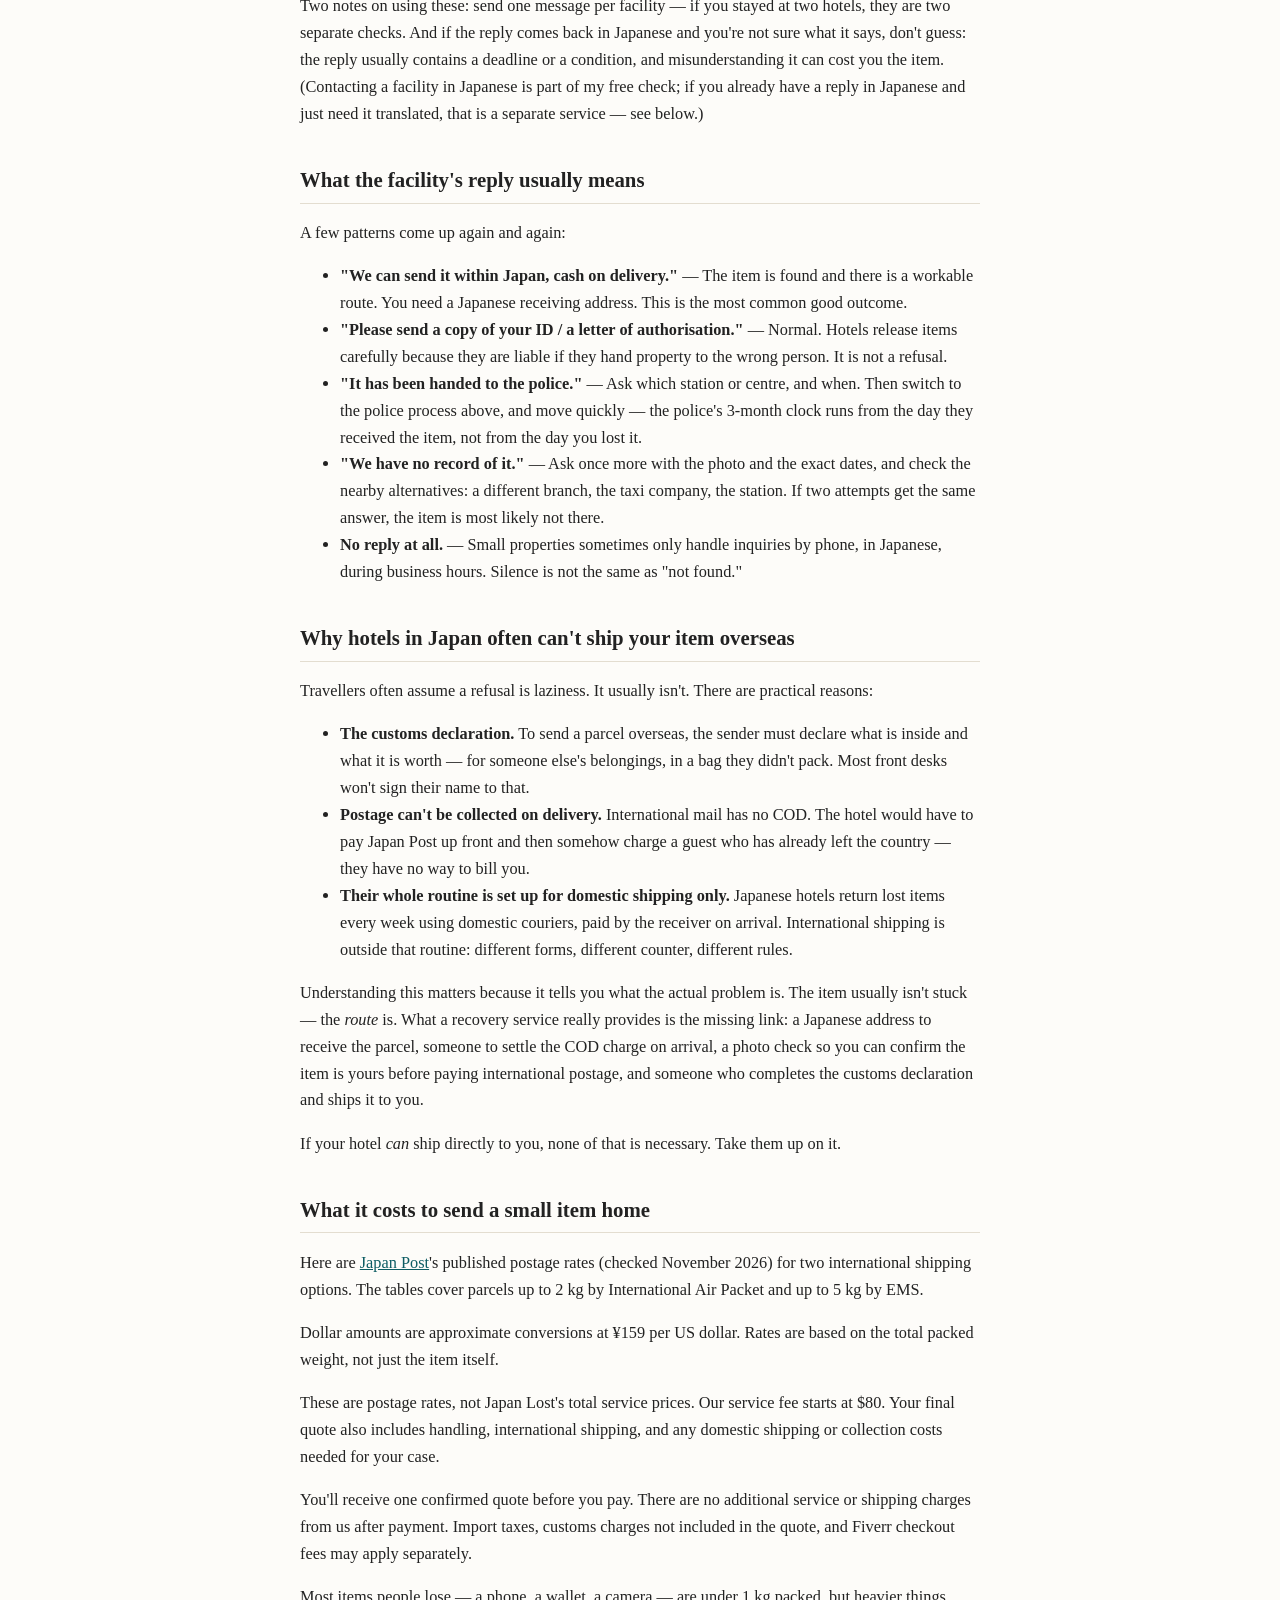
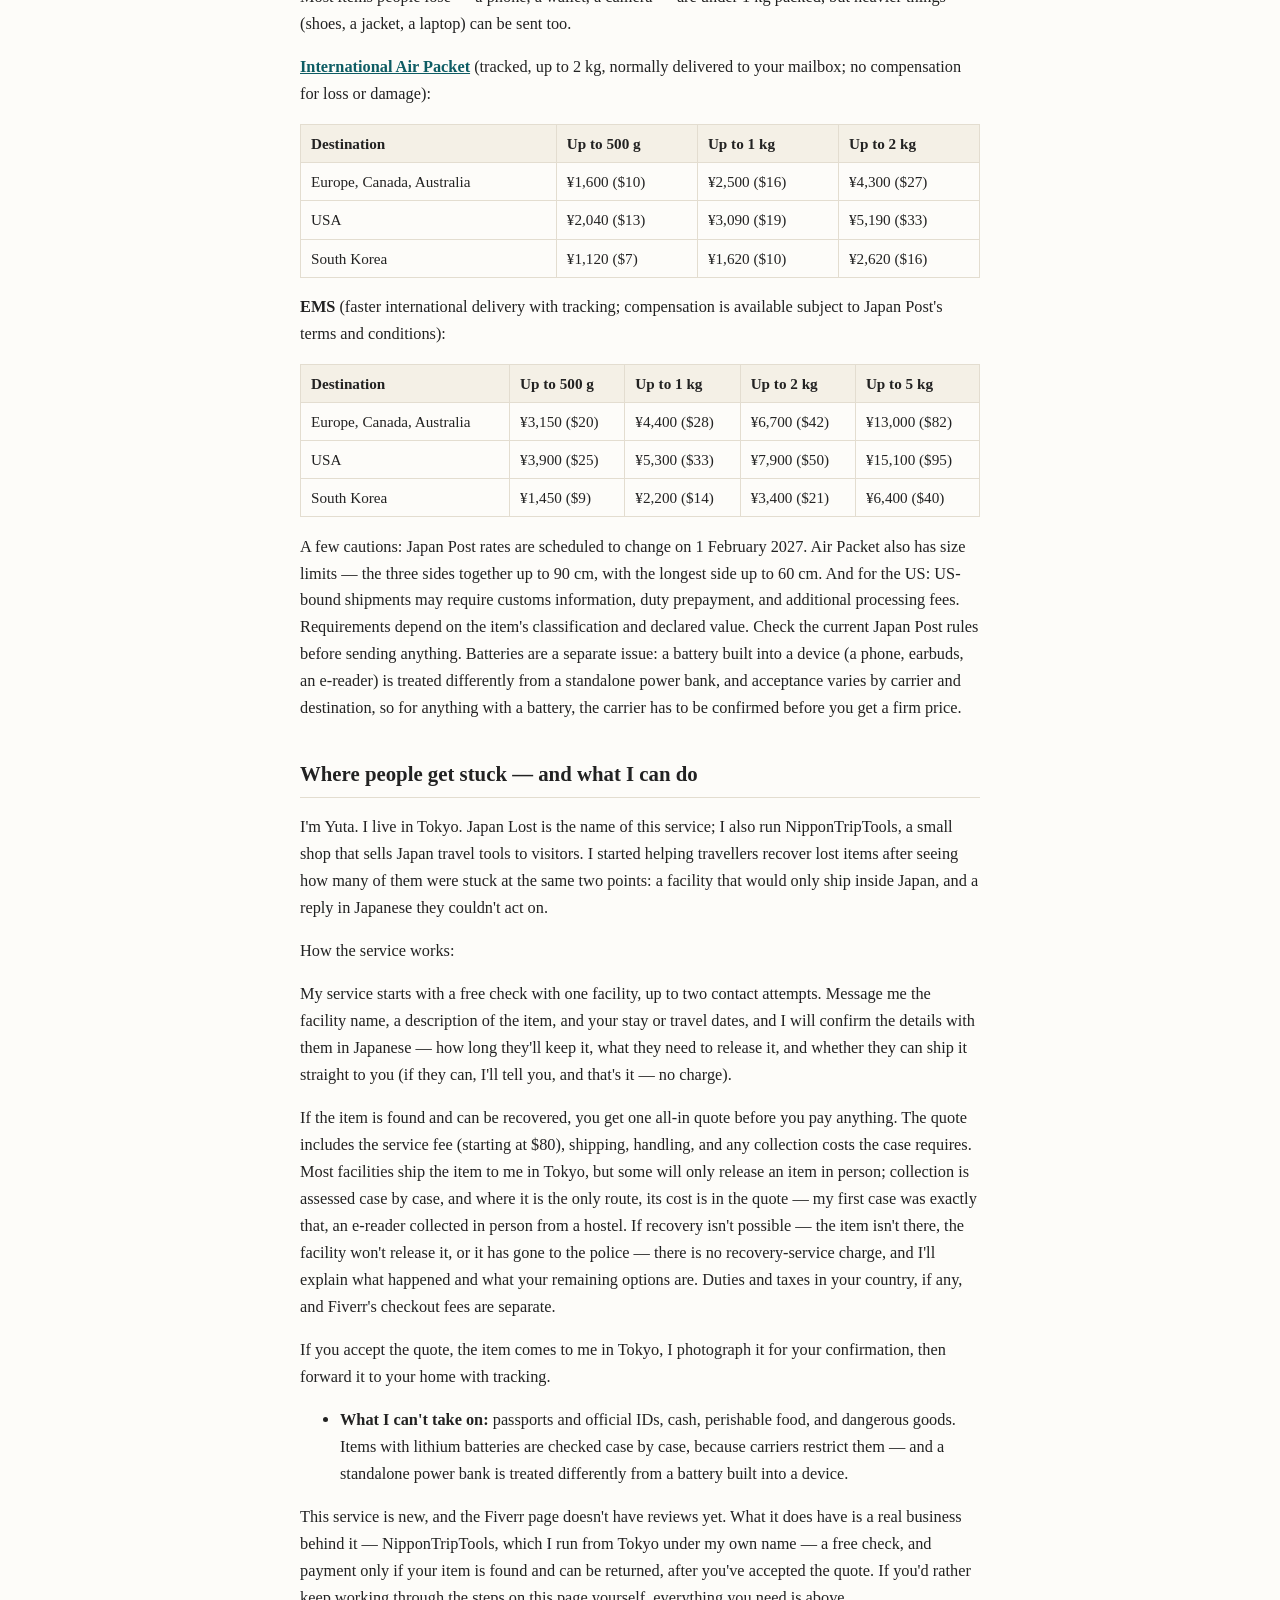
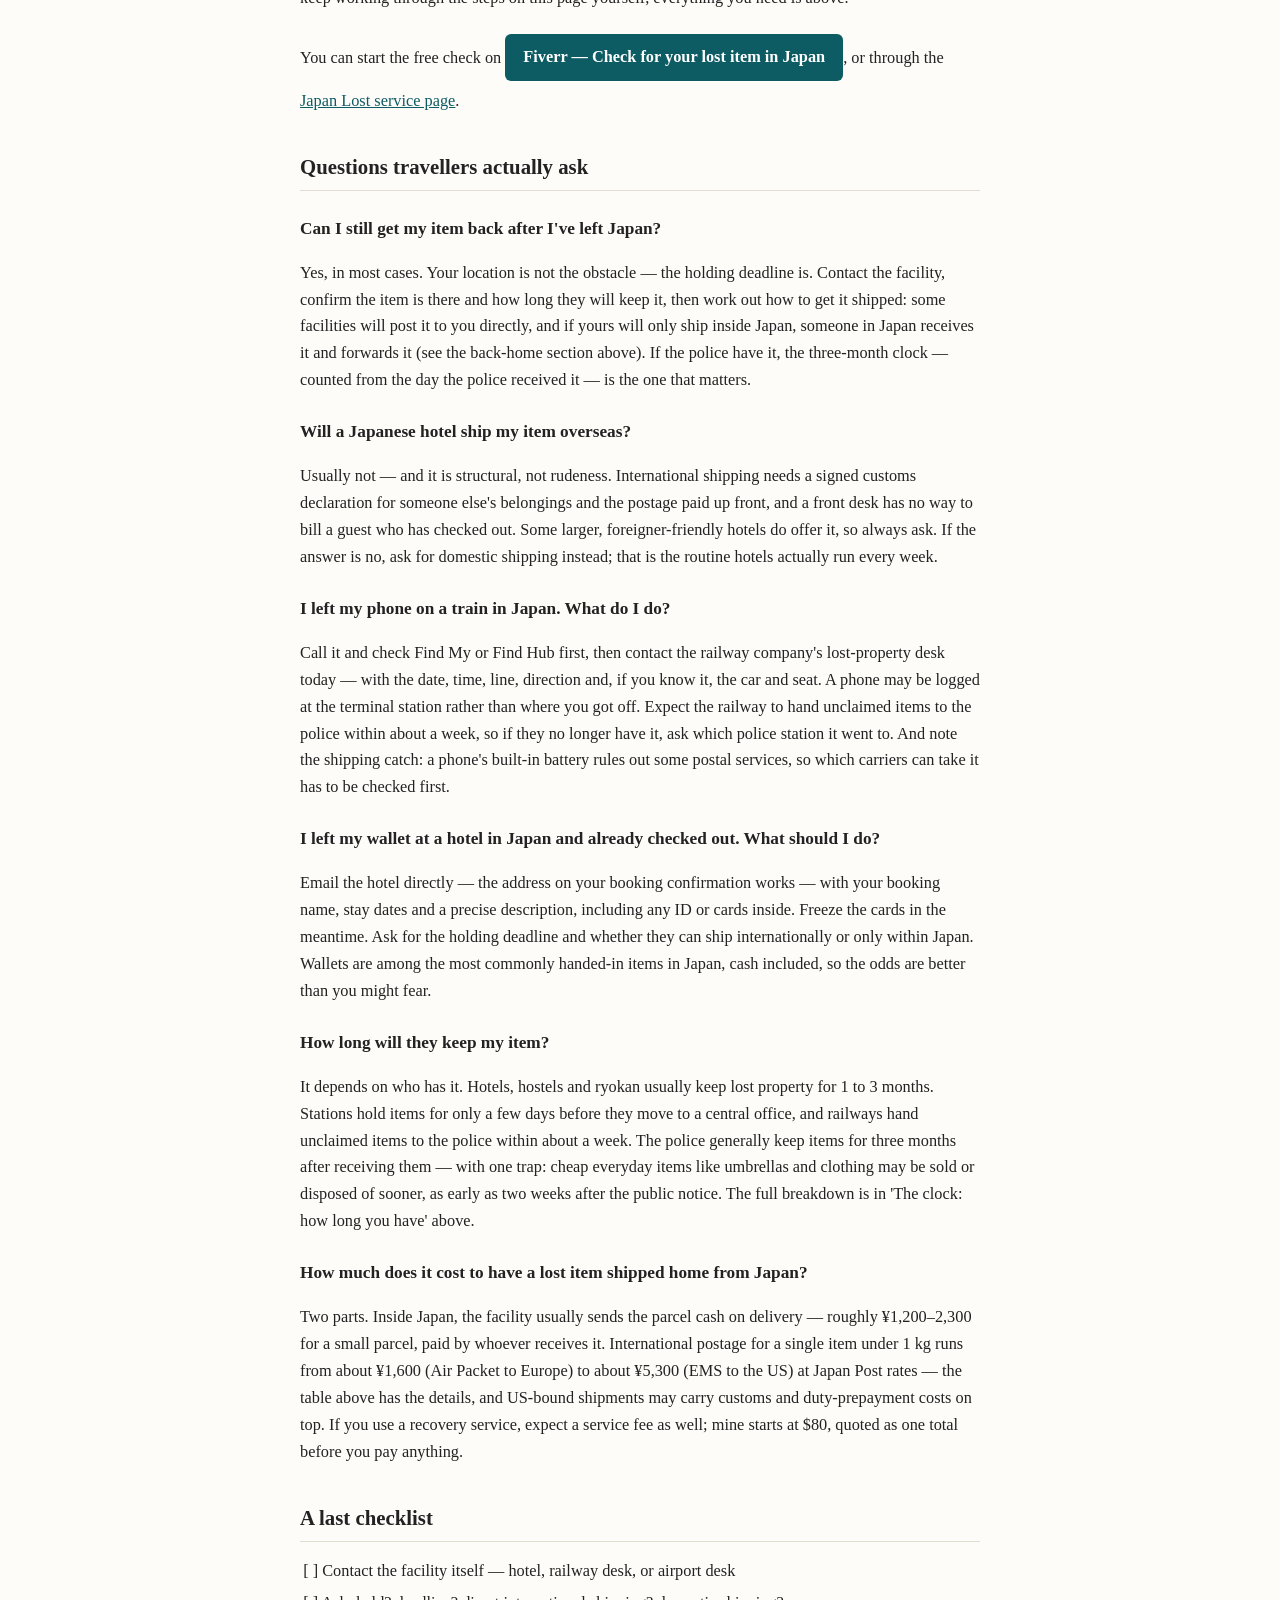
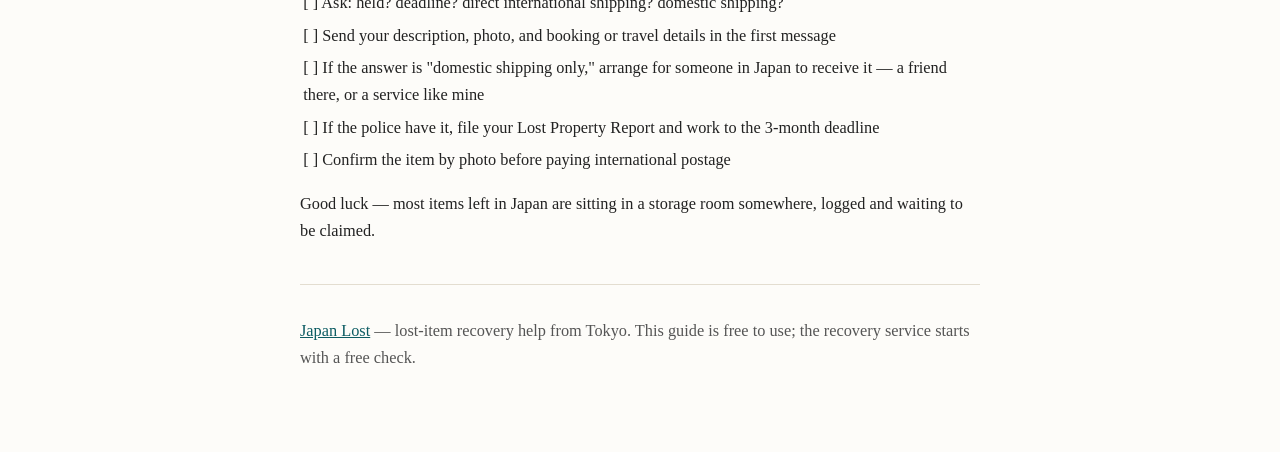
<file: guide/index.html>
<!DOCTYPE html>
<html lang="en">
<head>
<meta charset="utf-8">
<meta name="viewport" content="width=device-width, initial-scale=1">
<title>Left Something in Japan? How to Get It Back After Returning Home | Japan Lost</title>
<meta name="description" content="Already back home and left something in Japan? What to do when your hotel won't ship overseas: deadlines, templates, shipping costs and a free check.">
<link rel="canonical" href="https://japanlost.com/guide/">
<link rel="alternate" hreflang="en" href="https://japanlost.com/guide/">
<link rel="alternate" hreflang="ko" href="https://japanlost.com/ko/guide/">
<link rel="alternate" hreflang="x-default" href="https://japanlost.com/guide/">
<meta property="og:type" content="website">
<meta property="og:title" content="Left Something in Japan? How to Get It Back After Returning Home | Japan Lost">
<meta property="og:description" content="Already back home and left something in Japan? What to do when your hotel won't ship overseas: deadlines, templates, shipping costs and a free check.">
<meta property="og:url" content="https://japanlost.com/guide/">
<meta property="og:image" content="https://japanlost.com/assets/hero-shibuya-poster.jpg">
<meta property="og:site_name" content="Japan Lost">
<meta name="twitter:card" content="summary_large_image">
<meta name="twitter:title" content="Left Something in Japan? How to Get It Back After Returning Home | Japan Lost">
<meta name="twitter:description" content="Already back home and left something in Japan? What to do when your hotel won't ship overseas: deadlines, templates, shipping costs and a free check.">
<meta name="twitter:image" content="https://japanlost.com/assets/hero-shibuya-poster.jpg">
<link rel="icon" href="/favicon.ico" sizes="any">
<link rel="icon" type="image/png" sizes="32x32" href="/favicon-32.png">
<link rel="apple-touch-icon" href="/apple-touch-icon.png">
<meta name="theme-color" content="#232221">
<style>
body{font-family:Georgia,'Times New Roman',serif;color:#222;background:#fdfcf9;margin:0;padding:24px 18px 64px;line-height:1.65}
main{max-width:680px;margin:0 auto}
.site-head{max-width:680px;margin:0 auto 8px;font-family:Helvetica,Arial,sans-serif;font-size:0.85rem;letter-spacing:0.08em}
.site-head a{color:#222;text-decoration:none;font-weight:700}
.site-foot{max-width:680px;margin:40px auto 0;padding-top:16px;border-top:1px solid #e3ddd0;font-size:0.9rem;color:#555}
h1{font-size:1.9rem;line-height:1.25;margin:0.4em 0 0.3em}
h2{font-size:1.3rem;margin:1.7em 0 0.5em;border-bottom:1px solid #e3ddd0;padding-bottom:0.25em}
h3{font-size:1.08rem;margin:1.4em 0 0.4em}
p,li{font-size:1.02rem}
blockquote{background:#f4f0e6;border-left:3px solid #a98a6a;margin:1em 0;padding:0.6em 1em;font-style:italic}
code,pre{font-family:ui-monospace,Menlo,monospace;font-size:0.92rem}
pre{background:#f4f0e6;padding:12px;overflow-x:auto;border-radius:6px}
a{color:#0d5c63}
hr{border:none;border-top:1px solid #e3ddd0;margin:2em 0}
table{border-collapse:collapse;margin:1em 0;width:100%;font-size:0.95rem}
th,td{border:1px solid #e3ddd0;padding:6px 10px;text-align:left}
th{background:#f4f0e6}
.quick{background:#f4f0e6;border:1px solid #e3ddd0;border-radius:6px;padding:4px 18px;margin:1.2em 0}
.toc{background:#fff;border:1px solid #e3ddd0;border-radius:6px;padding:10px 18px 14px;margin:1.2em 0}
.toc h2{border:none;font-size:1.05rem;margin:0.6em 0 0.4em;padding:0}
.toc ol{margin:0.3em 0;padding-left:1.4em}
.toc li{font-size:0.98rem;margin:0.25em 0}
.stuck{background:#eef4f4;border-left:3px solid #0d5c63;margin:1em 0;padding:0.6em 1em}
a.cta{font-weight:700}
a.cta-button{display:inline-block;background:#0d5c63;color:#fff;text-decoration:none;padding:10px 18px;border-radius:6px;font-weight:700;margin:0.4em 0}
ul.checklist{list-style:none;padding-left:0.2em}
ul.checklist li{margin:0.35em 0}
</style>

<script type="application/ld+json">
{
  "@context": "https://schema.org",
  "@type": "Article",
  "headline": "Left Something in Japan? How to Get It Back After Returning Home",
  "description": "Already back home and left something in Japan? What to do when your hotel won't ship overseas: deadlines, templates, shipping costs and a free check.",
  "inLanguage": "en",
  "datePublished": "2026-11-26",
  "dateModified": "2026-11-27",
  "author": {
    "@type": "Organization",
    "@id": "https://japanlost.com/#org",
    "name": "Japan Lost",
    "url": "https://japanlost.com/"
  },
  "publisher": {
    "@type": "Organization",
    "@id": "https://japanlost.com/#org",
    "name": "Japan Lost",
    "url": "https://japanlost.com/"
  },
  "mainEntityOfPage": "https://japanlost.com/guide/"
}
</script>
</head>
<body>
<header class="site-head"><a href="https://japanlost.com/">JAPAN LOST</a> &nbsp;·&nbsp; <a href="https://japanlost.com/guide/">Guide</a></header>
<main>
<h1>Left Something in Japan? How to Get It Back After Returning Home</h1>
<p><em>Rules and rates checked November 2026.</em></p>

<nav class="toc" aria-label="Contents">
<h2>Contents</h2>
<ol>
<li><a href="#quick-answer">Quick answer</a></li>
<li><a href="#short-version">The short version</a></li>
<li><a href="#back-home">Already back home? When the facility won't ship overseas</a></li>
<li><a href="#the-clock">The clock: how long you have</a></li>
<li><a href="#before-you-contact">Before you contact them, gather this</a></li>
<li><a href="#hotel">If you left it at a hotel, hostel or ryokan</a></li>
<li><a href="#train">If you left it on a train or at a station</a></li>
<li><a href="#airport">If you left it at an airport</a></li>
<li><a href="#taxi">If you left it in a taxi</a></li>
<li><a href="#police">If your item has gone to the police</a></li>
<li><a href="#items">If what you lost was a phone, wallet, IC card or passport</a></li>
<li><a href="#templates">Copy-paste Japanese templates</a></li>
<li><a href="#reply-meanings">What the facility's reply usually means</a></li>
<li><a href="#why-hotels">Why hotels in Japan often can't ship your item overseas</a></li>
<li><a href="#shipping-costs">What it costs to send a small item home</a></li>
<li><a href="#service">Where people get stuck — and what I can do</a></li>
<li><a href="#faq">Questions travellers actually ask</a></li>
<li><a href="#checklist">A last checklist</a></li>
</ol>
</nav>

<h2 id="quick-answer">Quick answer</h2>
<div class="quick">
<p>Already home and left something in Japan? You may still be able to get it back. First, contact the hotel, railway company, or other facility holding your item. Confirm the holding deadline and whether they can ship it to you overseas or only within Japan. If they can only ship domestically, ask whether they can release the item to someone you authorise in Japan. That person may be able to receive it and forward it overseas, depending on the item and destination. If they've already told you they can't ship overseas, skip to route 2 below — a receiver in Japan is the standard fix, and the check is free. If the item has been transferred to the police, follow the police claim process instead.</p>
</div>

<h2 id="short-version">The short version</h2>
<p>If the facility has already told you they can't ship internationally, or their reply is in Japanese and you can't tell what they're asking for, that's the point where I can step in. I run a small lost-item recovery service from Tokyo: the first check with one facility is free, and you only pay if your item is found and can be returned — after you've accepted the quote. Details are at the bottom of this page — but try the steps below first. Many people get their item back without paying anyone.</p>
<p>Most lost items in Japan are recoverable — if you move before the holding deadline. Here is the whole process:</p>
<ol>
<li><strong>Contact the place where you lost it</strong> — the hotel, the railway company, or the airport. Not a general "Japan lost and found" office; there isn't one that covers everything.</li>
<li><strong>Ask four things:</strong> Is it being held? Until what date? Can they ship it directly to your home country? If not, can they ship it inside Japan?</li>
<li><strong>If they can ship it straight to you, let them.</strong> That is the fastest and cheapest outcome, and you do not need any service — including mine.</li>
<li><strong>If they will only ship inside Japan</strong> (this is the common answer), someone in Japan needs to receive it, settle any cash-on-delivery charge, and forward it to you.</li>
<li><strong>If it has already been handed over to the police</strong>, the process changes completely — see the police section below.</li>
</ol>

<h2 id="back-home">Already back home? When the facility won't ship overseas</h2>
<p>This is the situation most readers of this page are actually in, so here it is in one place.</p>
<p>Being home does not end the matter. The facility keeps holding your item until its deadline, and the deadline — not your location — decides whether recovery is still possible. The only thing that changes once you're home is the shipping route. There are three:</p>
<p><strong>1. The facility ships to you directly.</strong> Some hotels, especially larger ones, will do this if you can pay the postage. Always ask first: it is the fastest and cheapest route, and if they say yes, you need nothing else on this page.</p>
<p><strong>2. The facility ships inside Japan only.</strong> This is the common answer, and it is a routing problem, not a refusal. The parcel needs a Japanese address: the facility sends it there (usually cash on delivery), and the person at that address settles the charge, checks the item, and forwards it to you with a proper customs declaration. That person can be a friend in Japan — or a service. It is exactly the gap my service fills: the first check is free, and payment only happens if your item is found and can be returned, once you've accepted the quote (how it works is set out in the service section below).</p>
<p class="stuck"><em>Stuck here? If the facility will only ship inside Japan, my service can be that receiver: I settle the COD charge, photograph the item for you, and forward it to your home. The check is free — <a class="cta" href="https://www.fiverr.com/yuta_jpnn/search-for-your-lost-item-in-japan-and-arrange-its-return">start it on Fiverr</a>.</em></p>
<p><strong>3. The item is already with the police.</strong> Then neither route above applies. File a Lost Property Report, note which station is holding it, and work to the 3-month deadline — counted from the day the police received the item — as set out in the police section. Police release is in person or by domestic mail, so you'll usually need someone in Japan to receive it, as in route 2, but the paperwork starts with you. For police items, my service is guidance only (see the police section).</p>
<p>What to do this week, in order:</p>
<ol>
<li>If you haven't emailed the facility yet, do it today, using the templates below — ask: held? until when? direct shipping, or domestic only? If they've already replied 'domestic only,' go straight to step 2.</li>
<li>If the answer is domestic only, arrange for someone in Japan to receive it while the deadline is still comfortable — not after it gets close.</li>
<li>Confirm the item by photo before any international postage is paid.</li>
<li>Keep every reply. The deadline and the conditions are in them, and they are your record if anything is disputed.</li>
</ol>
<p>One thing that does not work: asking the facility to "just pop it in an envelope and send it to me overseas" (see 'Why hotels in Japan often can't ship your item overseas', below). You're far more likely to get a yes if you ask for domestic shipping instead.</p>

<h2 id="the-clock">The clock: how long you have</h2>
<p>Deadlines in Japan are real, and they are the reason lost items become unrecoverable. Ask about the deadline in your very first message.</p>
<ul>
<li><strong>Hotels, hostels and ryokan</strong> usually keep lost property for <strong>1 to 3 months</strong>. It varies a lot by property — some list a 3-month holding period, while smaller places may clear things out sooner. Food and perishables are thrown away quickly — JR Central, for example, may dispose of food with a short shelf life, and chilled or frozen food within 24 hours of finding it.</li>
<li><strong>Trains and stations</strong> are much faster. A station usually holds an item for only <strong>a few days</strong> before moving it to a central lost-property office, and the railway hands unclaimed items to the police within about a week — JR West, for example, transfers items to the police <strong>within 7 days of the day they were found</strong>. JR East's holding period varies by station, and JR Central moves items to its Lost &amp; Found Center in Aichi, where they can be claimed for up to 3 months from the day they were handed in. If you lost something on a train, treat it as urgent even if the item itself isn't valuable.</li>
<li><strong>Police</strong> generally keep reported lost property for <strong>three months after receiving it</strong>. Some items, such as umbrellas and clothing, may be sold or disposed of sooner — as early as two weeks after the public notice. Confirm the exact claim deadline with the police. After that period, ownership can pass to the finder or the prefecture, and at that point you can no longer get it back.</li>
</ul>
<p>So the order of questions matters: <em>held? until when?</em> comes before everything else.</p>

<h2 id="before-you-contact">Before you contact them, gather this</h2>
<p>Facilities match items against their log using the details you give them. A vague message ("I lost a black bag") rarely gets a useful answer. Before you write, collect:</p>
<ul>
<li>The <strong>name the booking was under</strong> and your stay or travel dates</li>
<li>A <strong>precise description</strong>: colour, brand, size, contents, anything distinctive — a scratch, a sticker, a charm</li>
<li>A <strong>photo of the item</strong>, if you have one from the trip (this is the single strongest proof it's yours)</li>
<li><strong>Serial number</strong> for electronics, if you know it</li>
<li><strong>Where you last saw it</strong>: room, train car, seat number, station, shop</li>
</ul>
<p>You will also be asked for some of this again if the item is found, so keep it all in one place.</p>

<h2 id="hotel">If you left it at a hotel, hostel or ryokan</h2>
<p>This is the most common case, and the most recoverable.</p>
<p>The front desk or housekeeping will have logged the item, usually with the room number and the date it was found. Email the property directly — either the contact form on their website or the address on your booking confirmation works. Write in Japanese if you can (there is a copy-paste template below); a message in English often works at larger hotels, but smaller properties may reply slowly or not at all.</p>
<p>A typical reply, translated, sounds like this:</p>
<blockquote>
<p>"We are keeping a jacket matching your description. We can send it within Japan by cash on delivery. We are unable to send parcels overseas."</p>
</blockquote>
<p>That is actually good news. It means the item exists and there is a way to get it back to you. What the hotel is saying is that they can only send it within Japan — see the section below on why.</p>
<p>Three things to confirm with the hotel:</p>
<ol>
<li><strong>The holding deadline</strong> — the exact last date.</li>
<li><strong>What they need to release it</strong> — commonly the booking name and dates; some properties ask for a copy of your ID, or a short written authorisation if someone else will receive it for you.</li>
<li><strong>How they will ship it domestically</strong> — most hotels send parcels cash on delivery (COD, called <em>chakubarai</em>), meaning the receiver in Japan pays the delivery charge on arrival. Typical domestic cost for a small parcel is roughly ¥1,200–2,300.</li>
</ol>
<p>If the hotel says they can ship directly to your country, take that option. Some larger, foreigner-friendly hotels do offer it. Ask how to pay the postage — that is usually the sticking point, and the reason most properties refuse.</p>
<p class="stuck"><em>Stuck here? If the hotel will only ship inside Japan, my service receives the item in Tokyo, settles the COD charge, photographs it for you, and forwards it to your home. The check with the hotel is free — <a class="cta" href="https://www.fiverr.com/yuta_jpnn/search-for-your-lost-item-in-japan-and-arrange-its-return">start it on Fiverr</a>, or read how the service works at the bottom of this page.</em></p>

<h2 id="train">If you left it on a train or at a station</h2>
<p>With trains, time matters most.</p>
<p>Each railway company runs its own lost-property desk — JR East, JR Central, JR West, and the private railways (Tokyu, Keio, Odakyu and so on) are separate. Shinkansen services are split between JR Central and JR West, depending on the line. You need the desk for the company you actually travelled with, and ideally the date, approximate time, line, and direction of travel. A phone left on a train may be logged at the terminal station, not the station where you got off.</p>
<p>Items found on trains move from the station to a central lost-property office, and then — within about a week — to the police. JR West, for example, hands unclaimed items to the police within 7 days of the day they were found; after that, the police hold them for 3 months. JR Central sends items to its Lost &amp; Found Center in Aichi (no in-person pickup there — you can only get it back by domestic delivery), and items cannot be claimed after 3 months from the day they were handed in. JR East's holding period varies by station. So if you contact the railway a week later and they say the item is "no longer with us," ask the follow-up question: <strong>which police station or lost-property centre was it transferred to, and on what date?</strong> That answer is what lets you continue.</p>
<p>Release rules vary by operator. Some will ship domestically; some require collection in person or by an authorised person with documents. If the item is a phone or a wallet, the first 48 hours matter more than anything else on this page.</p>
<p>Official starting points: <a href="https://www.jreast.co.jp/en/multi/customer_support/infoline.html">JR East Infoline — English, Chinese and Korean, including lost-and-found help</a> · <a href="https://global.jr-central.co.jp/en/lost-and-found/">JR Central Lost &amp; Found (Tokaido Shinkansen)</a> · <a href="https://www.tokyometro.jp/lang_en/support/lost/index.html">Tokyo Metro Lost &amp; Found</a> · <a href="https://www.kotsu.metro.tokyo.jp/eng/guides/lostfound/">Toei Transportation (subway, bus) lost and found</a></p>

<h2 id="airport">If you left it at an airport</h2>
<p>Airports have two different desks, and travellers often contact the wrong one:</p>
<ul>
<li><strong>The terminal's lost-and-found</strong> handles items left in public areas — security checkpoints, toilets, seating areas, airport shops.</li>
<li><strong>The airline</strong> handles items left on the plane or in the airline's lounge, under the airline's own rules and schedule.</li>
</ul>
<p>If you lost it after security but before boarding, it could be with either desk. Contact the terminal desk first, and the airline as well if you may have left it on board a previous flight. As with stations, unclaimed items are eventually transferred to the police, so ask about the deadline and any transfer in your first message.</p>

<h2 id="taxi">If you left it in a taxi</h2>
<p>With taxis, one small habit makes all the difference: <strong>keep the receipt</strong>. A Japanese taxi receipt (<em>ryoshusho</em>) shows the company name and the car's number — with it, the company's lost-property desk can check the exact car you rode in.</p>
<p>Call the taxi company and give them the date and time, where you got in and where you got out, and what the item looks like. Drivers hand found items in at the end of a shift, so allow a day before concluding it isn't there. Unclaimed items are passed on to the police after a short holding period, so if the company doesn't have it after a few days, switch to the police process below.</p>
<p>No receipt? Harder, but not hopeless: if you paid by card or through a taxi app (GO, DiDi, Uber), the ride record identifies the company and the car. If you paid cash and kept nothing, try the taxi association in the city where you took the ride, and the police covering your route — but without a receipt or a ride record, the odds are slim.</p>

<h2 id="police">If your item has gone to the police</h2>
<p>Once an item moves from a facility to the police, the hotel process no longer applies. Different rules apply:</p>
<ul>
<li>Under the Lost Property Act, facilities must hand found items to the police promptly, and railway operators typically transfer them within about a week (JR West: within 7 days of the day found).</li>
<li>Police generally keep reported lost property for <strong>three months after receiving it</strong>. Some items, such as umbrellas and clothing, may be sold or disposed of sooner: cheap everyday items can be sold if the owner is not found <strong>within 2 weeks of the public notice</strong>, so don't assume a low-value item will still be there at the 3-month mark. Confirm the exact claim deadline with the police.</li>
<li>To claim an item you need to prove it is yours: a detailed description, photos, serial numbers where relevant, and your ID. If someone else claims it for you, they will need a signed <strong>letter of authorisation</strong> (called an <em>ininjo</em>) and copies of your ID.</li>
<li>In practice, everything is handled in Japanese, and police stations keep standard business hours. If your identity can be verified, you can request return by mail at your own expense — but that mail is domestic, so the parcel still needs a Japanese address. If someone collects the item in person for you, they will need a letter of authorisation and ID documents, as above. Don't count on a police station shipping an item internationally.</li>
</ul>
<p>Start by filing a <strong>Lost Property Report</strong> (<em>ishitsubutsu todoke</em>) and searching the police lost-property listings — most prefectural police publish a searchable database online, and reports can also be filed online in many prefectures. The <a href="https://www.npa.go.jp/bureau/soumu/ishitsubutsu/otoshimono/en/index.html">National Police Agency's lost-property pages (in English)</a> explain the system and link to each prefecture; for Tokyo, the <a href="https://www.keishicho.metro.tokyo.lg.jp/multilingual/english/finding_services/lost_and_found/lost_something.html">Metropolitan Police lost-and-found pages (in English)</a> cover both filing a report and searching what has been handed in. Keep the report reference number; police stations often will not confirm whether they have an item to a third party without it.</p>
<p>For police-held items, my service is guidance only — how to file the report and where your item is most likely being held. I don't charge a recovery fee for police cases, because release usually has to happen in person and a paid "recovery" would usually end in disappointment. Passports are outside the service entirely — they follow their own track, covered in the passport notes in the item section below.</p>

<h2 id="items">If what you lost was a phone, wallet, IC card or passport</h2>
<p>Where you lost it matters most, but what it is changes a few things too.</p>
<h3 id="phone">A phone</h3>
<p>Speed matters more with a phone than with anything else on this page. Call it, and use Find My (Apple) or Find Hub (Google) before you contact anyone: a location result tells you which facility to call. When you do, give them the make, colour, case description and, if you have it, the IMEI or serial number — for a phone held by the police, the SIM or serial number is what they match it on. One shipping warning: a phone has a built-in lithium battery, and that restricts how it can be sent. Postal acceptance of battery-powered items varies by destination, so the carrier has to be checked case by case before anyone can give you a firm total (see the shipping section below).</p>
<h3 id="wallet">A wallet</h3>
<p>Wallets are handed in constantly in Japan. Items are logged carefully, and cash is usually still inside. If your wallet held bank or credit cards, freeze them anyway; it costs nothing and removes the one real risk. A wallet with ID inside is one of the easiest items to match, so name the ID type and any distinctive contents in your description. Wallets left on trains and in stations tend to reach the police quickly, so if the railway says the item is no longer with them, move straight to the police steps above.</p>
<h3 id="ic-card">An IC card (Suica, PASMO, ICOCA)</h3>
<p>It depends on the card. A <strong>registered</strong> card may be reissued, with its balance protected — but only in person, at a station in Japan, with ID. You can't apply by phone or online: JR East, for example, handles reissue of a lost registered Suica at the station, under its <a href="https://www.jreast.co.jp/multi/welcomesuicamobile/kiyaku/iccard_rules.html">Suica card rules</a>. The cards that may qualify are the named ones: a My Suica or a Suica commuter pass; a registered PASMO or a PASMO commuter pass (see <a href="https://www.pasmo.co.jp/en/use/">PASMO's official guide</a>); and, in the JR West area, an ICOCA commuter pass or a child ICOCA (see <a href="https://www.westjr.co.jp/global/en/howto/icoca/">JR West's ICOCA page</a>). Conditions differ by issuer, so check with the company that issued your card. An <strong>unregistered</strong> card — the plain kind most visitors buy — generally cannot be reissued at all: the balance cannot be refunded or transferred to you remotely, and in practice it is gone unless someone in Japan can deal with it in person on your behalf. A found IC card is logged like any other lost property, so one inquiry to the railway is still worth it; just don't build your plans around getting the balance back.</p>
<h3 id="passport">A passport</h3>
<p>A passport follows its own track, and it is the one item my service cannot help with at all. What you do depends on where you are.</p>
<p><strong>Still in Japan:</strong> file a Lost Property Report with the police — found passports are handed to the police, and the report is also the paper trail your embassy may ask for — then contact your embassy or consulate about an emergency travel document. Embassies deal with lost passports every day and have their own procedures, so start there, not with a recovery service.</p>
<p><strong>Already back home:</strong> you no longer need an emergency travel document. Report the loss to your own country's passport authority and follow its procedure for a replacement, keeping the Japanese police report reference if you have one. And if the passport turns up after a replacement has been issued, it goes back through official channels, not by private forwarding.</p>

<h2 id="templates">Copy-paste Japanese templates</h2>
<p>Facilities answer faster when the message is in Japanese and contains everything they need. Replace the brackets with your details.</p>
<h3>To a hotel or hostel</h3>
<pre><code>件名：宿泊時の忘れ物について（[Your name]、[check-in date]〜[check-out date]宿泊）

[Hotel name] ご担当者様

突然のご連絡失礼いたします。[Your name]と申します。
[Check-in date]から[check-out date]まで、予約名義[booking name]で宿泊いたしました。

[Room or place, e.g. 客室／共用スペース]に、[item: colour, brand, distinctive features]を
忘れた可能性があり、保管されていないか確認をお願いできますでしょうか。

見つかった場合は、保管期限と受け取り方法を教えてください。
すでに帰国しているため、可能であれば日本国内の住所へ着払いで発送いただけると助かります。
必要であれば、予約確認の画面、本人確認書類、委任状をお送りします。

お手数をおかけしますが、よろしくお願いいたします。

[Your name]
[Email] / [Phone]
</code></pre>
<h3>To a railway lost-property desk</h3>
<pre><code>件名：忘れ物の確認について（[date]・[line / station]）

[Railway company / station] 遺失物ご担当者様

[Date]の[approximate time]頃、[line name, direction, or station]で
[item: colour, brand, contents, distinctive features]を忘れた可能性があります。
最後に確認したのは[place, e.g. 車内／ホーム／改札付近]です。

遺失物として届いていないか、確認をお願いできますでしょうか。
届いている場合は、受理番号、保管場所、保管期限、受け取りに必要なものを教えてください。
すでに帰国しているため、代理人による受け取り、または日本国内への発送が可能かも
あわせて確認をお願いいたします。

よろしくお願いいたします。

[Your name]
[Email] / [Phone]
</code></pre>
<p>Two notes on using these: send one message per facility — if you stayed at two hotels, they are two separate checks. And if the reply comes back in Japanese and you're not sure what it says, don't guess: the reply usually contains a deadline or a condition, and misunderstanding it can cost you the item. (Contacting a facility in Japanese is part of my free check; if you already have a reply in Japanese and just need it translated, that is a separate service — see below.)</p>

<h2 id="reply-meanings">What the facility's reply usually means</h2>
<p>A few patterns come up again and again:</p>
<ul>
<li><strong>"We can send it within Japan, cash on delivery."</strong> — The item is found and there is a workable route. You need a Japanese receiving address. This is the most common good outcome.</li>
<li><strong>"Please send a copy of your ID / a letter of authorisation."</strong> — Normal. Hotels release items carefully because they are liable if they hand property to the wrong person. It is not a refusal.</li>
<li><strong>"It has been handed to the police."</strong> — Ask which station or centre, and when. Then switch to the police process above, and move quickly — the police's 3-month clock runs from the day they received the item, not from the day you lost it.</li>
<li><strong>"We have no record of it."</strong> — Ask once more with the photo and the exact dates, and check the nearby alternatives: a different branch, the taxi company, the station. If two attempts get the same answer, the item is most likely not there.</li>
<li><strong>No reply at all.</strong> — Small properties sometimes only handle inquiries by phone, in Japanese, during business hours. Silence is not the same as "not found."</li>
</ul>

<h2 id="why-hotels">Why hotels in Japan often can't ship your item overseas</h2>
<p>Travellers often assume a refusal is laziness. It usually isn't. There are practical reasons:</p>
<ul>
<li><strong>The customs declaration.</strong> To send a parcel overseas, the sender must declare what is inside and what it is worth — for someone else's belongings, in a bag they didn't pack. Most front desks won't sign their name to that.</li>
<li><strong>Postage can't be collected on delivery.</strong> International mail has no COD. The hotel would have to pay Japan Post up front and then somehow charge a guest who has already left the country — they have no way to bill you.</li>
<li><strong>Their whole routine is set up for domestic shipping only.</strong> Japanese hotels return lost items every week using domestic couriers, paid by the receiver on arrival. International shipping is outside that routine: different forms, different counter, different rules.</li>
</ul>
<p>Understanding this matters because it tells you what the actual problem is. The item usually isn't stuck — the <em>route</em> is. What a recovery service really provides is the missing link: a Japanese address to receive the parcel, someone to settle the COD charge on arrival, a photo check so you can confirm the item is yours before paying international postage, and someone who completes the customs declaration and ships it to you.</p>
<p>If your hotel <em>can</em> ship directly to you, none of that is necessary. Take them up on it.</p>

<h2 id="shipping-costs">What it costs to send a small item home</h2>
<p>Here are <a href="https://www.post.japanpost.jp/service/send/oversea/index_en.html">Japan Post</a>'s published postage rates (checked November 2026) for two international shipping options. The tables cover parcels up to 2 kg by International Air Packet and up to 5 kg by EMS.</p>
<p>Dollar amounts are approximate conversions at ¥159 per US dollar. Rates are based on the total packed weight, not just the item itself.</p>
<p>These are postage rates, not Japan Lost's total service prices. Our service fee starts at $80. Your final quote also includes handling, international shipping, and any domestic shipping or collection costs needed for your case.</p>
<p>You'll receive one confirmed quote before you pay. There are no additional service or shipping charges from us after payment. Import taxes, customs charges not included in the quote, and Fiverr checkout fees may apply separately.</p>
<p>Most items people lose — a phone, a wallet, a camera — are under 1 kg packed, but heavier things (shoes, a jacket, a laptop) can be sent too.</p>
<p><strong><a href="https://www.post.japanpost.jp/service/send/oversea/list/delivery/airpacket_en.html">International Air Packet</a></strong> (tracked, up to 2 kg, normally delivered to your mailbox; no compensation for loss or damage):</p>
<table>
<thead>
<tr>
<th>Destination</th>
<th>Up to 500 g</th>
<th>Up to 1 kg</th>
<th>Up to 2 kg</th>
</tr>
</thead>
<tbody>
<tr>
<td>Europe, Canada, Australia</td>
<td>¥1,600 ($10)</td>
<td>¥2,500 ($16)</td>
<td>¥4,300 ($27)</td>
</tr>
<tr>
<td>USA</td>
<td>¥2,040 ($13)</td>
<td>¥3,090 ($19)</td>
<td>¥5,190 ($33)</td>
</tr>
<tr>
<td>South Korea</td>
<td>¥1,120 ($7)</td>
<td>¥1,620 ($10)</td>
<td>¥2,620 ($16)</td>
</tr>
</tbody>
</table>
<p><strong>EMS</strong> (faster international delivery with tracking; compensation is available subject to Japan Post's terms and conditions):</p>
<table>
<thead>
<tr>
<th>Destination</th>
<th>Up to 500 g</th>
<th>Up to 1 kg</th>
<th>Up to 2 kg</th>
<th>Up to 5 kg</th>
</tr>
</thead>
<tbody>
<tr>
<td>Europe, Canada, Australia</td>
<td>¥3,150 ($20)</td>
<td>¥4,400 ($28)</td>
<td>¥6,700 ($42)</td>
<td>¥13,000 ($82)</td>
</tr>
<tr>
<td>USA</td>
<td>¥3,900 ($25)</td>
<td>¥5,300 ($33)</td>
<td>¥7,900 ($50)</td>
<td>¥15,100 ($95)</td>
</tr>
<tr>
<td>South Korea</td>
<td>¥1,450 ($9)</td>
<td>¥2,200 ($14)</td>
<td>¥3,400 ($21)</td>
<td>¥6,400 ($40)</td>
</tr>
</tbody>
</table>
<p>A few cautions: Japan Post rates are scheduled to change on 1 February 2027. Air Packet also has size limits — the three sides together up to 90 cm, with the longest side up to 60 cm. And for the US: US-bound shipments may require customs information, duty prepayment, and additional processing fees. Requirements depend on the item's classification and declared value. Check the current Japan Post rules before sending anything. Batteries are a separate issue: a battery built into a device (a phone, earbuds, an e-reader) is treated differently from a standalone power bank, and acceptance varies by carrier and destination, so for anything with a battery, the carrier has to be confirmed before you get a firm price.</p>

<h2 id="service">Where people get stuck — and what I can do</h2>
<p>I'm Yuta. I live in Tokyo. Japan Lost is the name of this service; I also run NipponTripTools, a small shop that sells Japan travel tools to visitors. I started helping travellers recover lost items after seeing how many of them were stuck at the same two points: a facility that would only ship inside Japan, and a reply in Japanese they couldn't act on.</p>
<p>How the service works:</p>
<p>My service starts with a free check with one facility, up to two contact attempts. Message me the facility name, a description of the item, and your stay or travel dates, and I will confirm the details with them in Japanese — how long they'll keep it, what they need to release it, and whether they can ship it straight to you (if they can, I'll tell you, and that's it — no charge).</p>
<p>If the item is found and can be recovered, you get one all-in quote before you pay anything. The quote includes the service fee (starting at $80), shipping, handling, and any collection costs the case requires. Most facilities ship the item to me in Tokyo, but some will only release an item in person; collection is assessed case by case, and where it is the only route, its cost is in the quote — my first case was exactly that, an e-reader collected in person from a hostel. If recovery isn't possible — the item isn't there, the facility won't release it, or it has gone to the police — there is no recovery-service charge, and I'll explain what happened and what your remaining options are. Duties and taxes in your country, if any, and Fiverr's checkout fees are separate.</p>
<p>If you accept the quote, the item comes to me in Tokyo, I photograph it for your confirmation, then forward it to your home with tracking.</p>
<ul>
<li><strong>What I can't take on:</strong> passports and official IDs, cash, perishable food, and dangerous goods. Items with lithium batteries are checked case by case, because carriers restrict them — and a standalone power bank is treated differently from a battery built into a device.</li>
</ul>
<p>This service is new, and the Fiverr page doesn't have reviews yet. What it does have is a real business behind it — NipponTripTools, which I run from Tokyo under my own name — a free check, and payment only if your item is found and can be returned, after you've accepted the quote. If you'd rather keep working through the steps on this page yourself, everything you need is above.</p>
<p>You can start the free check on <a class="cta-button" href="https://www.fiverr.com/yuta_jpnn/search-for-your-lost-item-in-japan-and-arrange-its-return">Fiverr — Check for your lost item in Japan</a>, or through the <a href="https://japanlost.com/">Japan Lost service page</a>.</p>

<h2 id="faq">Questions travellers actually ask</h2>
<h3>Can I still get my item back after I've left Japan?</h3>
<p>Yes, in most cases. Your location is not the obstacle — the holding deadline is. Contact the facility, confirm the item is there and how long they will keep it, then work out how to get it shipped: some facilities will post it to you directly, and if yours will only ship inside Japan, someone in Japan receives it and forwards it (see the back-home section above). If the police have it, the three-month clock — counted from the day the police received it — is the one that matters.</p>
<h3>Will a Japanese hotel ship my item overseas?</h3>
<p>Usually not — and it is structural, not rudeness. International shipping needs a signed customs declaration for someone else's belongings and the postage paid up front, and a front desk has no way to bill a guest who has checked out. Some larger, foreigner-friendly hotels do offer it, so always ask. If the answer is no, ask for domestic shipping instead; that is the routine hotels actually run every week.</p>
<h3>I left my phone on a train in Japan. What do I do?</h3>
<p>Call it and check Find My or Find Hub first, then contact the railway company's lost-property desk today — with the date, time, line, direction and, if you know it, the car and seat. A phone may be logged at the terminal station rather than where you got off. Expect the railway to hand unclaimed items to the police within about a week, so if they no longer have it, ask which police station it went to. And note the shipping catch: a phone's built-in battery rules out some postal services, so which carriers can take it has to be checked first.</p>
<h3>I left my wallet at a hotel in Japan and already checked out. What should I do?</h3>
<p>Email the hotel directly — the address on your booking confirmation works — with your booking name, stay dates and a precise description, including any ID or cards inside. Freeze the cards in the meantime. Ask for the holding deadline and whether they can ship internationally or only within Japan. Wallets are among the most commonly handed-in items in Japan, cash included, so the odds are better than you might fear.</p>
<h3>How long will they keep my item?</h3>
<p>It depends on who has it. Hotels, hostels and ryokan usually keep lost property for 1 to 3 months. Stations hold items for only a few days before they move to a central office, and railways hand unclaimed items to the police within about a week. The police generally keep items for three months after receiving them — with one trap: cheap everyday items like umbrellas and clothing may be sold or disposed of sooner, as early as two weeks after the public notice. The full breakdown is in 'The clock: how long you have' above.</p>
<h3>How much does it cost to have a lost item shipped home from Japan?</h3>
<p>Two parts. Inside Japan, the facility usually sends the parcel cash on delivery — roughly ¥1,200–2,300 for a small parcel, paid by whoever receives it. International postage for a single item under 1 kg runs from about ¥1,600 (Air Packet to Europe) to about ¥5,300 (EMS to the US) at Japan Post rates — the table above has the details, and US-bound shipments may carry customs and duty-prepayment costs on top. If you use a recovery service, expect a service fee as well; mine starts at $80, quoted as one total before you pay anything.</p>

<h2 id="checklist">A last checklist</h2>
<ul class="checklist">
<li>[ ] Contact the facility itself — hotel, railway desk, or airport desk</li>
<li>[ ] Ask: held? deadline? direct international shipping? domestic shipping?</li>
<li>[ ] Send your description, photo, and booking or travel details in the first message</li>
<li>[ ] If the answer is "domestic shipping only," arrange for someone in Japan to receive it — a friend there, or a service like mine</li>
<li>[ ] If the police have it, file your Lost Property Report and work to the 3-month deadline</li>
<li>[ ] Confirm the item by photo before paying international postage</li>
</ul>
<p>Good luck — most items left in Japan are sitting in a storage room somewhere, logged and waiting to be claimed.</p>
</main>
<footer class="site-foot">
<p><a href="https://japanlost.com/">Japan Lost</a> — lost-item recovery help from Tokyo. This guide is free to use; the recovery service starts with a free check.</p>
</footer>
</body>
</html>
</file>
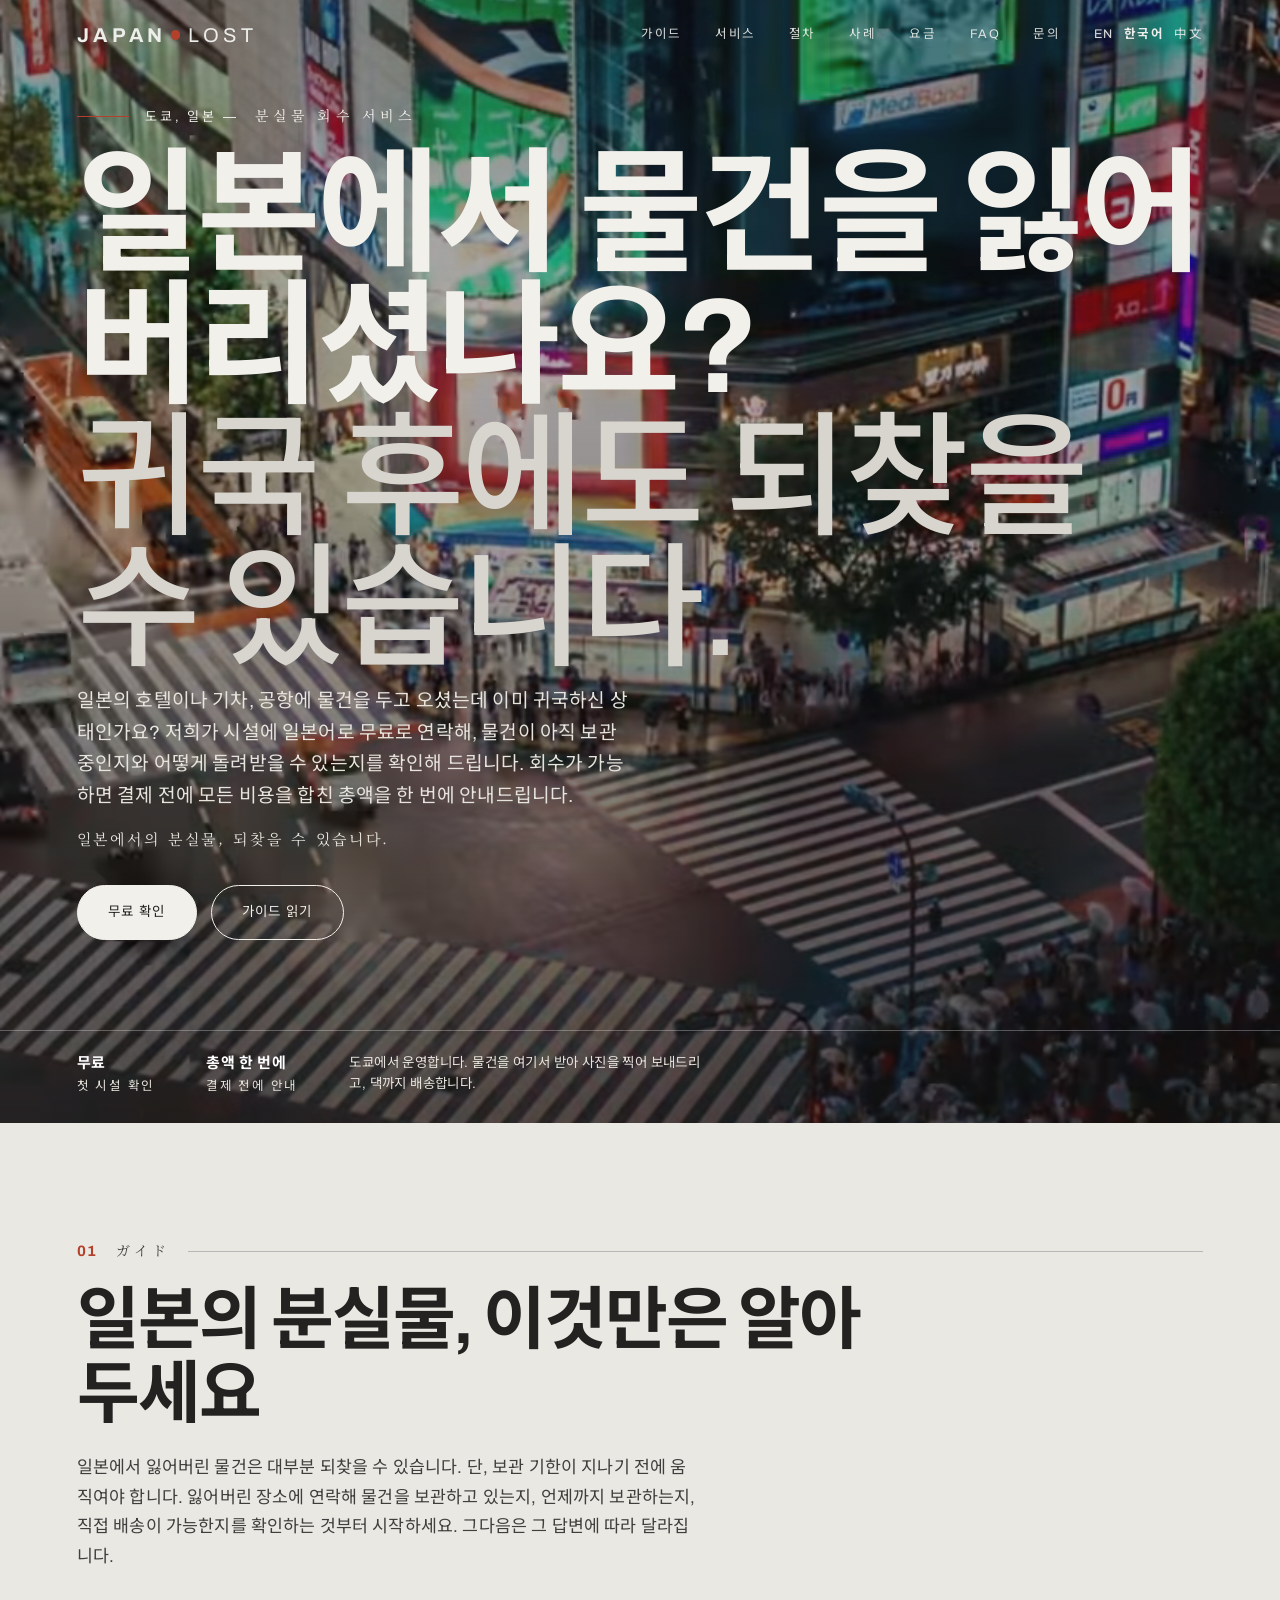
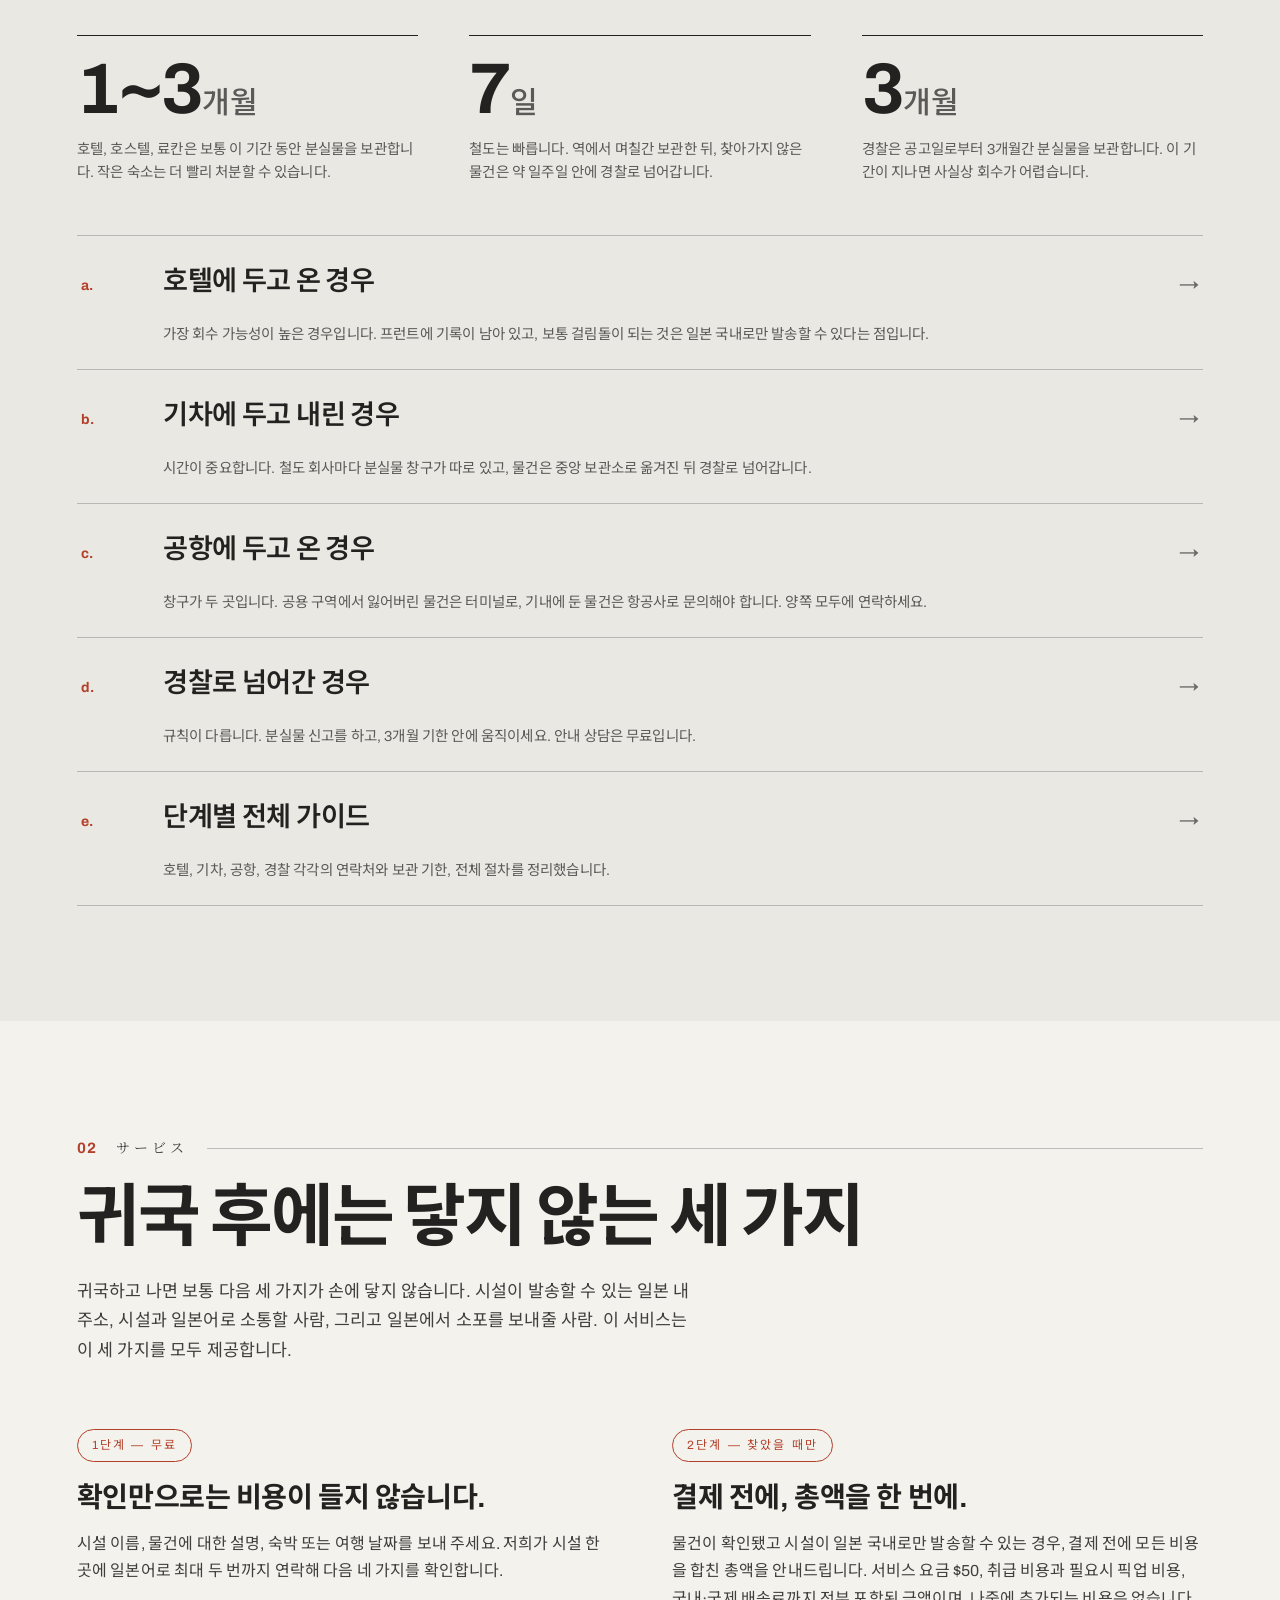
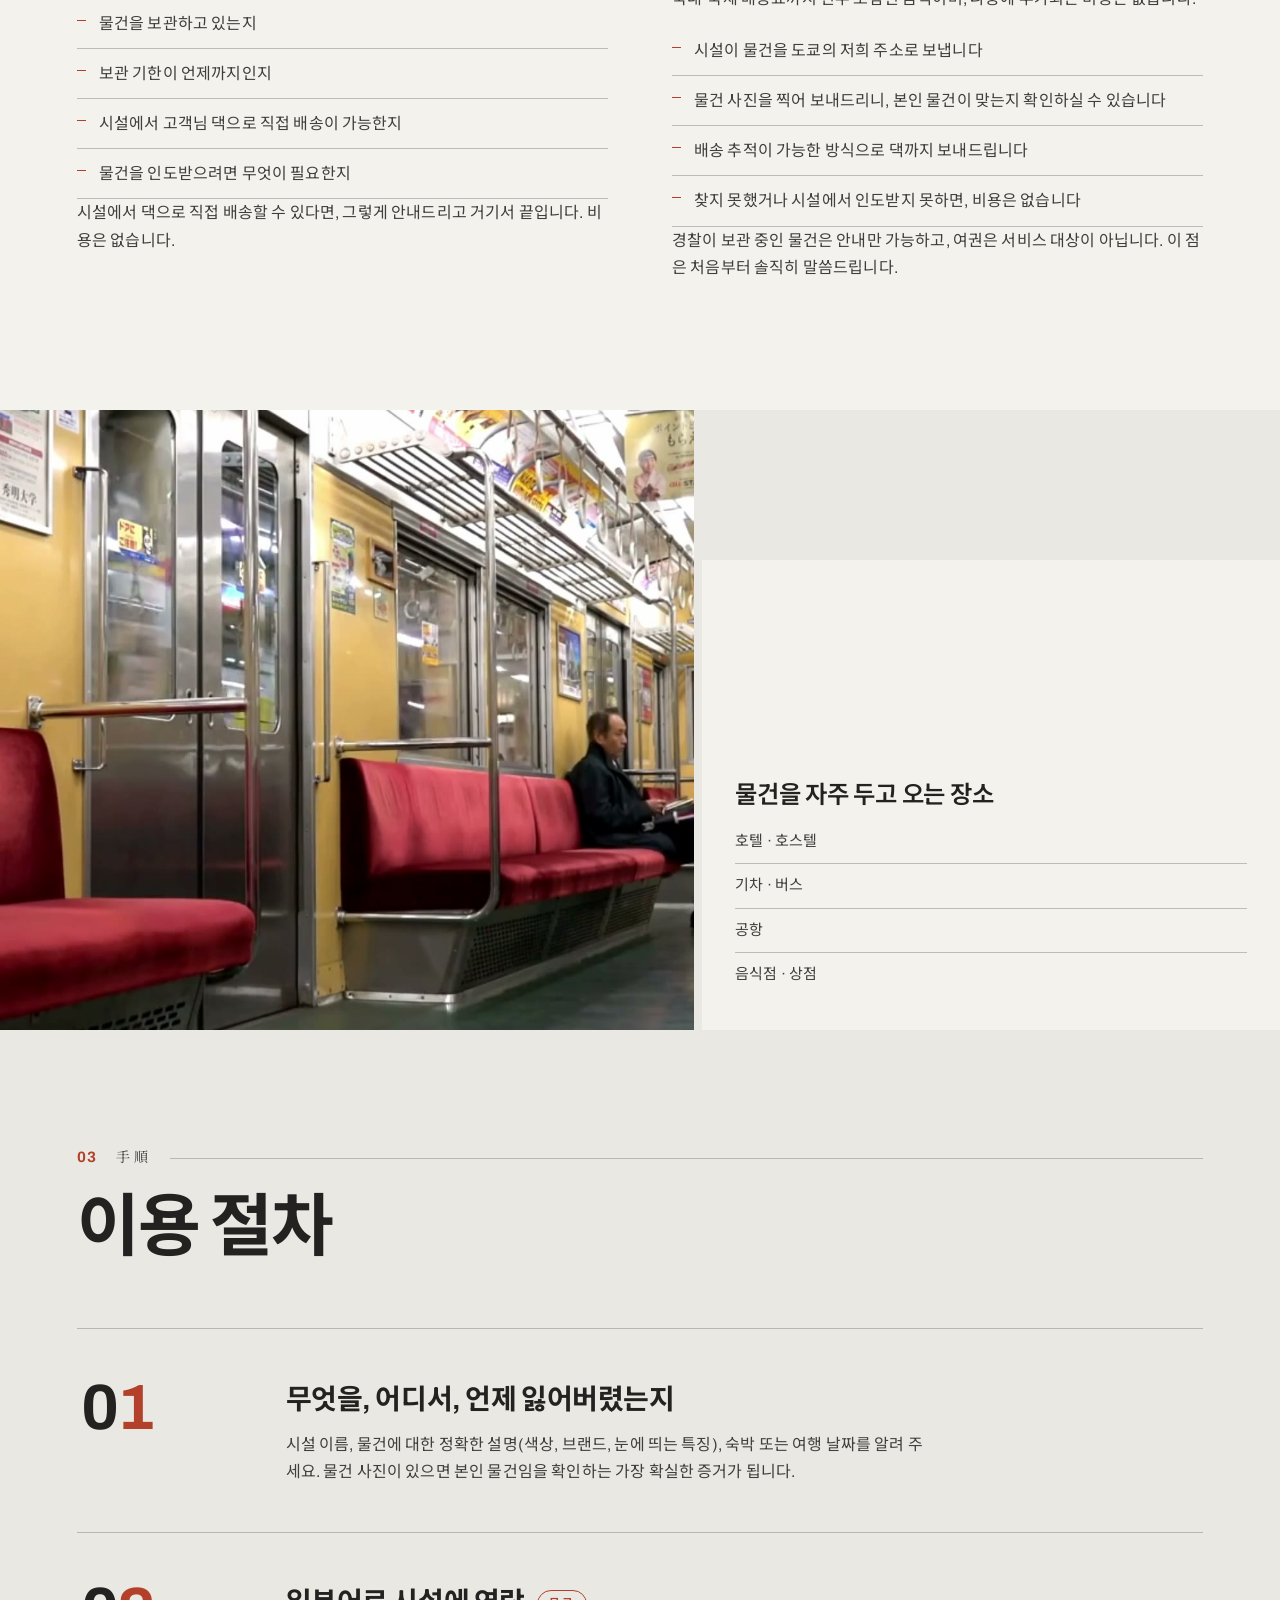
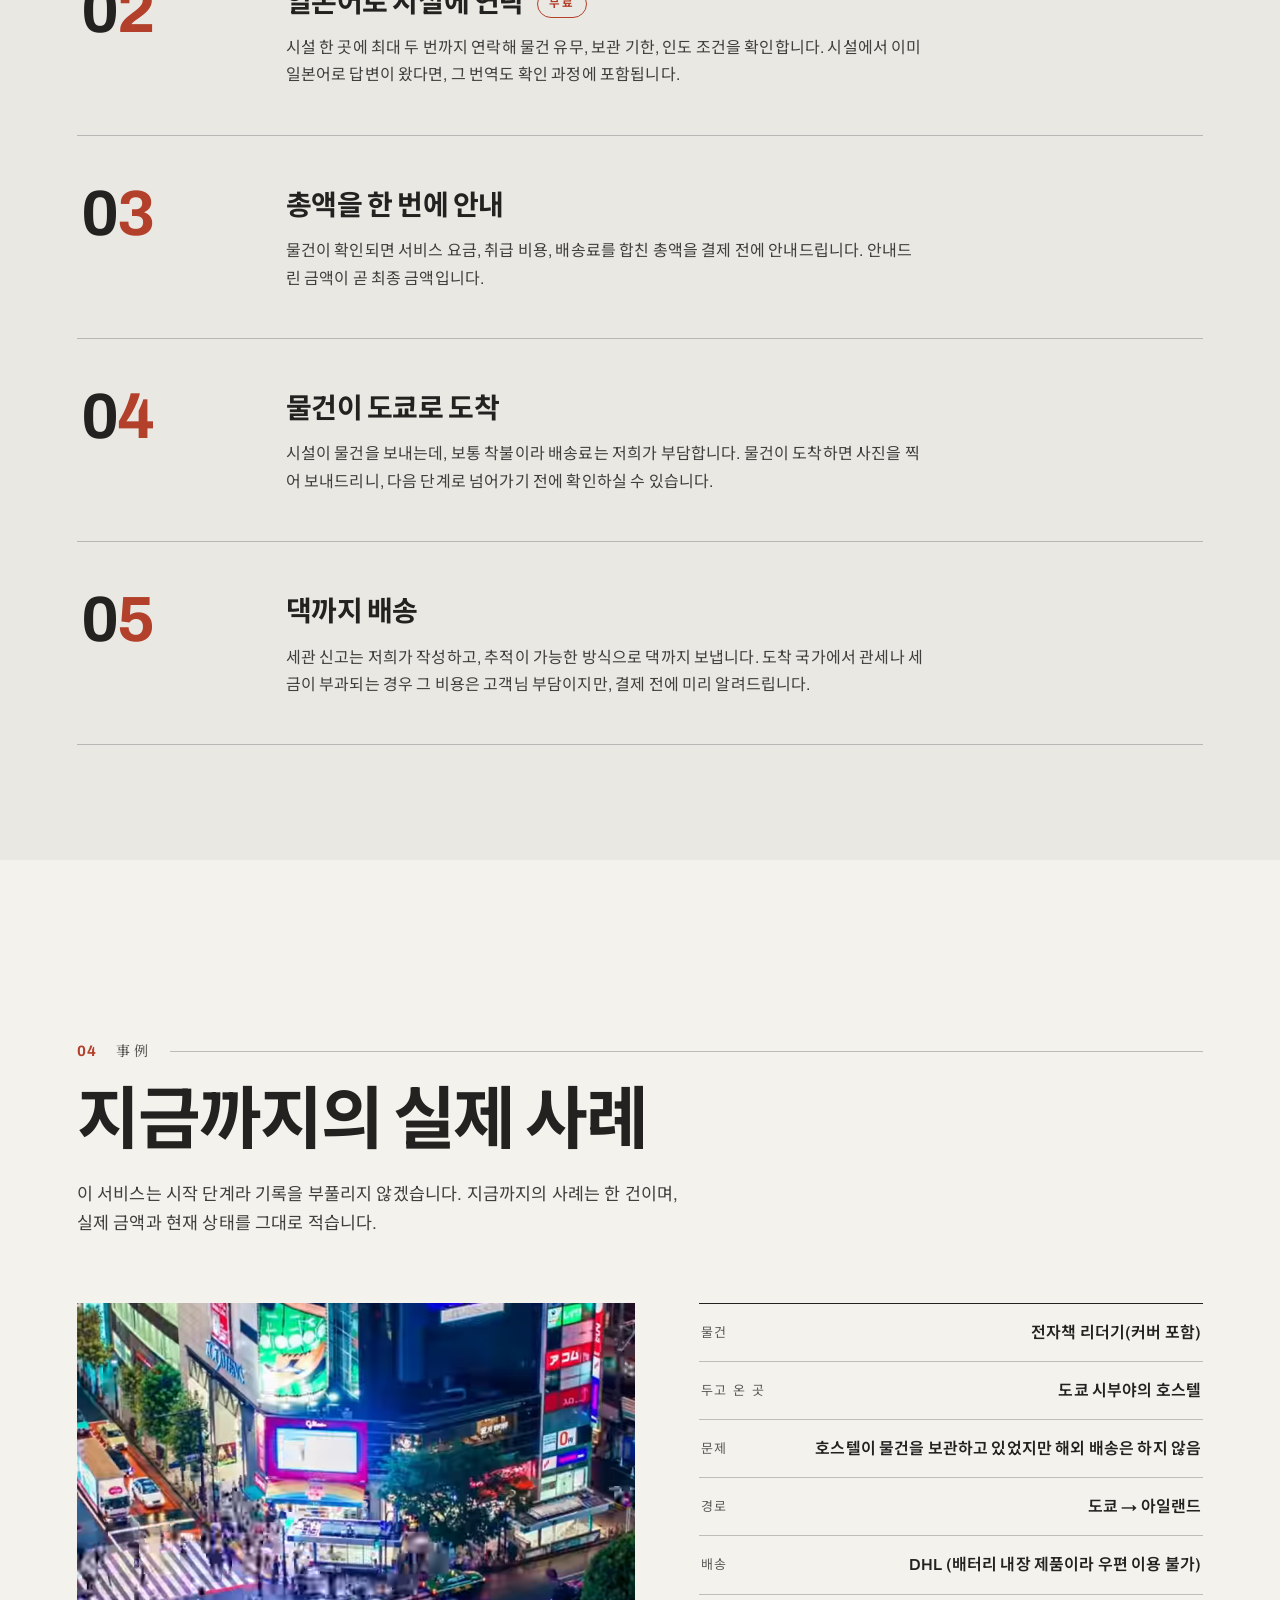
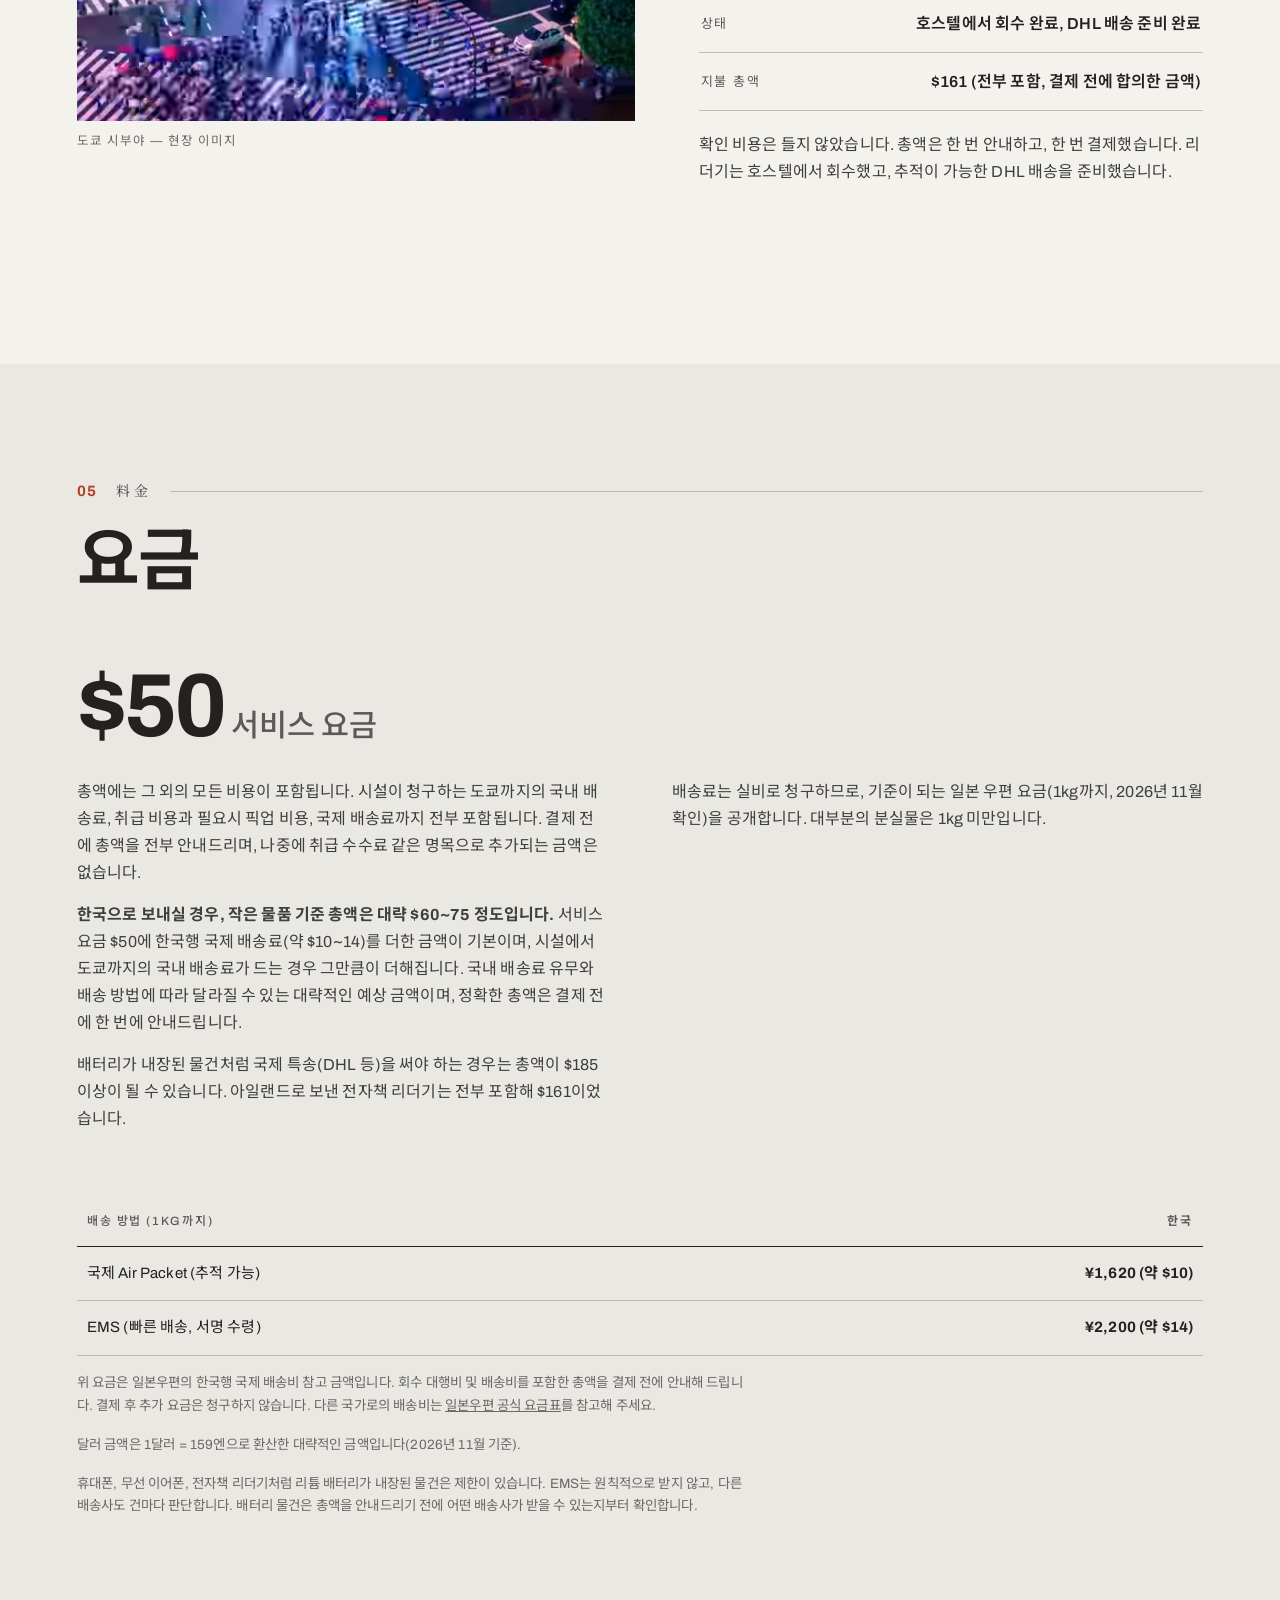
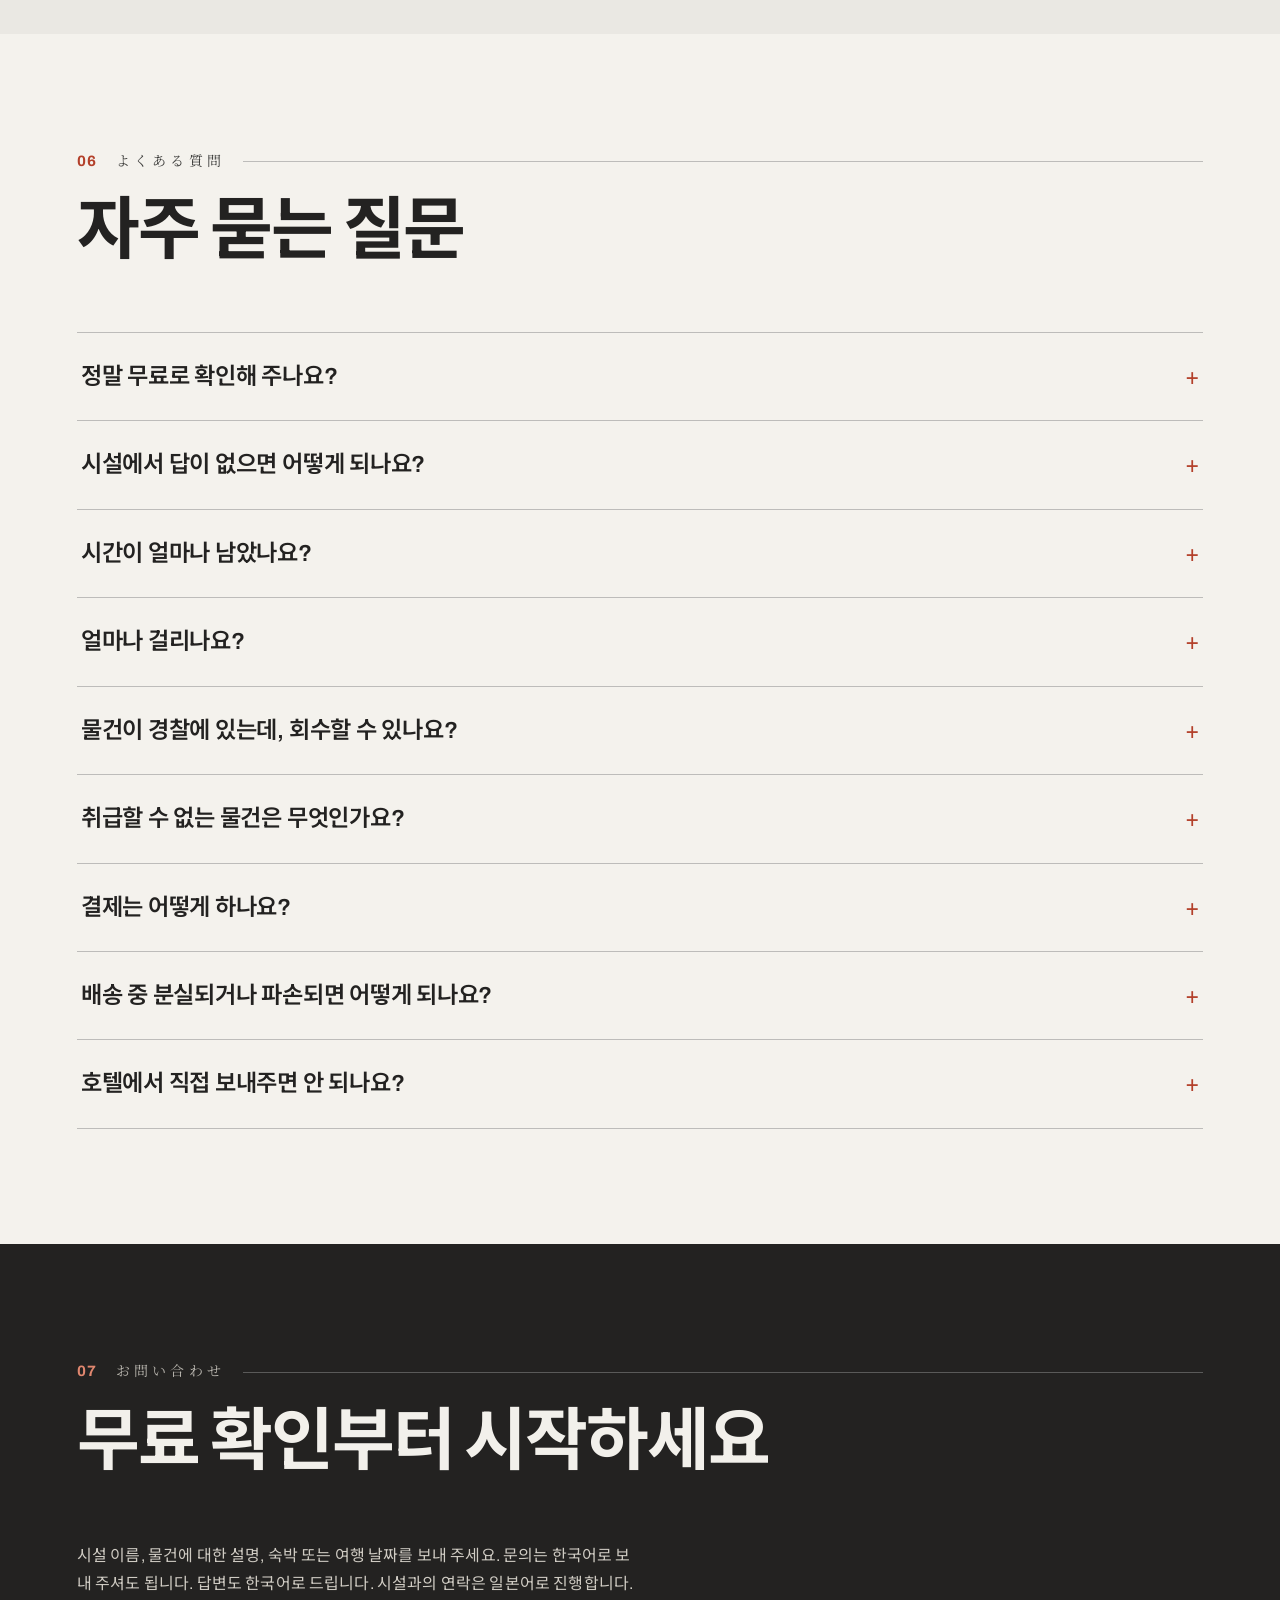
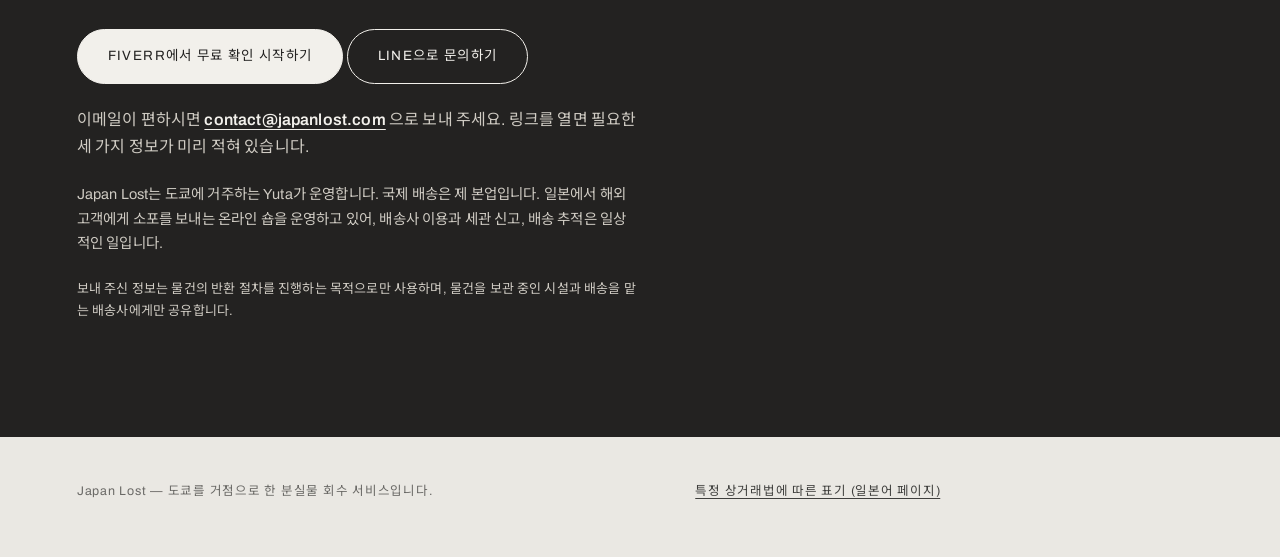
<file: ko/index.html>
<!DOCTYPE html>
<html lang="ko">
<head>
<meta charset="utf-8">
<meta name="viewport" content="width=device-width, initial-scale=1">
<title>일본에서 물건을 잃어버리셨나요? 귀국 후에도 되찾을 수 있습니다 | Japan Lost</title>
<meta name="description" content="일본의 호텔이나 기차, 공항에 물건을 두고 오셨는데 이미 귀국하신 상태인가요? 저희가 시설에 일본어로 무료로 연락해 물건이 아직 보관 중인지 확인해 드립니다. 회수가 가능하면 결제 전에 모든 비용을 합친 총액을 한 번에 안내드립니다.">
<link rel="canonical" href="https://japanlost.com/ko/">
<link rel="alternate" hreflang="en" href="https://japanlost.com/">
<link rel="alternate" hreflang="ko" href="https://japanlost.com/ko/">
  <link rel="alternate" hreflang="zh-Hans" href="https://japanlost.com/zh/">
<link rel="alternate" hreflang="x-default" href="https://japanlost.com/">
<meta property="og:locale" content="ko_KR">
<meta property="og:locale:alternate" content="en_US">
  <meta property="og:locale:alternate" content="zh_CN">
<meta property="og:type" content="website">
<meta property="og:title" content="일본에서 물건을 잃어버리셨나요? 귀국 후에도 되찾을 수 있습니다 | Japan Lost">
<meta property="og:description" content="일본의 호텔이나 기차, 공항에 물건을 두고 오셨는데 이미 귀국하신 상태인가요? 저희가 시설에 일본어로 무료로 연락해 물건이 아직 보관 중인지 확인해 드립니다. 회수가 가능하면 결제 전에 모든 비용을 합친 총액을 한 번에 안내드립니다.">
<meta property="og:url" content="https://japanlost.com/ko/">
<meta property="og:image" content="https://japanlost.com/assets/hero-shibuya-poster.jpg">
<meta property="og:site_name" content="Japan Lost">
<meta name="twitter:card" content="summary_large_image">
<meta name="twitter:title" content="일본에서 물건을 잃어버리셨나요? 귀국 후에도 되찾을 수 있습니다 | Japan Lost">
<meta name="twitter:description" content="일본의 호텔이나 기차, 공항에 물건을 두고 오셨는데 이미 귀국하신 상태인가요? 저희가 시설에 일본어로 무료로 연락해 물건이 아직 보관 중인지 확인해 드립니다. 회수가 가능하면 결제 전에 모든 비용을 합친 총액을 한 번에 안내드립니다.">
<meta name="twitter:image" content="https://japanlost.com/assets/hero-shibuya-poster.jpg">
<link rel="icon" href="/favicon.ico" sizes="any">
<link rel="icon" type="image/png" sizes="32x32" href="/favicon-32.png">
<link rel="apple-touch-icon" href="/apple-touch-icon.png">
<meta name="theme-color" content="#232221">
<link rel="preconnect" href="https://fonts.googleapis.com">
<link rel="preconnect" href="https://fonts.gstatic.com" crossorigin>
<link href="https://fonts.googleapis.com/css2?family=Archivo:wght@400;500;600;700&family=Noto+Sans+KR:wght@400;500;600;700&family=Noto+Serif+KR:wght@600;700&family=Shippori+Mincho:wght@600&display=swap" rel="stylesheet">
<link rel="stylesheet" href="/style.css">
<style>
/* KO page only — font fallbacks for Korean glyphs.
   Latin text keeps Archivo / Shippori Mincho; Korean glyphs fall through to
   Noto Sans KR (body & headings) and Noto Serif KR (serif accent spans). */
:root{
  --font-en:"Archivo","Noto Sans KR",Helvetica,Arial,sans-serif;
  --font-jp:"Shippori Mincho","Noto Serif KR","Hiragino Mincho ProN",serif;
}
.lang-switch{display:inline-flex;gap:10px;align-items:center}
.lang-switch .ls-cur{font-size:12.5px;letter-spacing:.12em;font-weight:700;mix-blend-mode:difference}
</style>
<script>/* Reveal animations only when motion is acceptable; otherwise content is simply visible. */if(!window.matchMedia("(prefers-reduced-motion: reduce)").matches){document.documentElement.classList.add("motion-on");}</script>
<script type="application/ld+json">
{
 "@context": "https://schema.org",
 "@type": "FAQPage",
 "mainEntity": [
  {
   "@type": "Question",
   "name": "정말 무료로 확인해 주나요?",
   "acceptedAnswer": {
    "@type": "Answer",
    "text": "네. 시설 한 곳, 최대 두 번까지의 연락은 무료입니다. 물건을 찾지 못했거나, 시설에서 인도받지 못하거나, 시설이 직접 배송할 수 있는 경우에는 비용이 없습니다. 두 번째 시설이나 추가 확인이 필요하면, 작업 전에 비용을 먼저 안내드립니다."
   }
  },
  {
   "@type": "Question",
   "name": "시설에서 답이 없으면 어떻게 되나요?",
   "acceptedAnswer": {
    "@type": "Answer",
    "text": "두 번까지 연락합니다. 그래도 답이 없으면 무료 확인은 거기서 종료되고, 어떤 시도를 했는지 알려드립니다. 비용은 없습니다."
   }
  },
  {
   "@type": "Question",
   "name": "시간이 얼마나 남았나요?",
   "acceptedAnswer": {
    "@type": "Answer",
    "text": "잃어버린 장소에 따라 다릅니다. 호텔은 보통 1~3개월, 기차 물건은 약 일주일 안에 경찰로 넘어가고, 경찰은 공고일로부터 3개월간 보관합니다. 무엇보다 기한을 먼저 확인하세요. 기한에 따라 할 수 있는 일이 달라집니다."
   }
  },
  {
   "@type": "Question",
   "name": "얼마나 걸리나요?",
   "acceptedAnswer": {
    "@type": "Answer",
    "text": "확인 소요 시간은 시설의 답변 속도에 달려 있어 며칠, 때로는 더 걸릴 수 있습니다. 두 번 연락해도 답이 없으면 그 사실을 알려드리고 무료 확인은 종료됩니다. 물건이 저희에게 도착한 뒤의 배송 기간은 목적지와 배송 방법에 따라 다릅니다. 우편은 며칠에서 몇 주, 국제 특송은 더 빠릅니다. 아일랜드 사례에서는 DHL 기준 약 3일이 예상됐습니다."
   }
  },
  {
   "@type": "Question",
   "name": "물건이 경찰에 있는데, 회수할 수 있나요?",
   "acceptedAnswer": {
    "@type": "Answer",
    "text": "아니요. 그리고 시도해 보고 비용을 청구하지도 않습니다. 경찰의 분실물 인도는 보통 본인이 직접 가거나, 서명된 위임장을 갖춰 일본 국내 우편으로만 가능합니다. 저희가 무료로 해드리는 것은 분실물 신고 방법과 물건이 어디에 보관돼 있을 가능성이 높은지를 안내하는 것입니다."
   }
  },
  {
   "@type": "Question",
   "name": "취급할 수 없는 물건은 무엇인가요?",
   "acceptedAnswer": {
    "@type": "Answer",
    "text": "여권과 공적 신분증은 대사관과 보관 중인 경찰서에 신고하셔야 합니다. 현금, 부패하기 쉬운 식품, 위험물도 대상이 아닙니다. 배터리 내장 물건은 배송사 제한 때문에 건마다 확인합니다."
   }
  },
  {
   "@type": "Question",
   "name": "결제는 어떻게 하나요?",
   "acceptedAnswer": {
    "@type": "Answer",
    "text": "총액을 보고 동의하신 뒤에만 결제합니다. 그 전에는 결제하실 일이 없습니다. Fiverr에서는 주문이 완료될 때까지 플랫폼이 결제금을 보관합니다. 직접 문의하신 경우, 합의된 총액에 대한 PayPal 결제 링크를 보내드립니다."
   }
  },
  {
   "@type": "Question",
   "name": "배송 중 분실되거나 파손되면 어떻게 되나요?",
   "acceptedAnswer": {
    "@type": "Answer",
    "text": "물건을 꼼꼼히 포장하고, 발송 전에 사진을 찍으며, 모든 배송에 추적을 붙입니다. 소포가 분실·파손되면 배송사의 보상 청구를 도와드립니다. 보상은 배송사 약관과 발송 시 신고한 가액을 따르므로, 발송 전에 그 가액을 고객님과 확인합니다. 단, 배송사의 보상 결정 자체를 보장할 수는 없습니다."
   }
  },
  {
   "@type": "Question",
   "name": "호텔에서 직접 보내주면 안 되나요?",
   "acceptedAnswer": {
    "@type": "Answer",
    "text": "보통 세 가지 현실적인 이유 때문입니다. 남의 물건에 대한 세관 신고를 대신 작성해야 하고, 국제 우편은 착불로 보낼 수 없으며, 호텔의 시스템 자체가 일본 국내 반송 기준으로만 갖춰져 있기 때문입니다."
   }
  }
 ]
}
</script>
<script type="application/ld+json">
{
  "@context": "https://schema.org",
  "@graph": [
    {
      "@type": "Organization",
      "@id": "https://japanlost.com/#org",
      "name": "Japan Lost",
      "url": "https://japanlost.com/",
      "email": "contact@japanlost.com",
      "founder": {
        "@type": "Person",
        "name": "Yuta"
      },
      "address": {
        "@type": "PostalAddress",
        "addressLocality": "Tokyo",
        "addressCountry": "JP"
      },
      "areaServed": "Worldwide",
      "sameAs": [
        "https://www.fiverr.com/yuta_jpnn"
      ]
    },
    {
      "@type": "Service",
      "@id": "https://japanlost.com/ko/#service",
      "name": "Japan Lost",
      "serviceType": "Lost item recovery",
      "provider": {
        "@id": "https://japanlost.com/#org"
      },
      "areaServed": "Worldwide",
      "description": "저희가 시설에 일본어로 무료로 연락해, 물건이 아직 보관 중인지와 어떻게 돌려받을 수 있는지를 확인해 드립니다. 회수가 가능하면 결제 전에 모든 비용을 합친 총액을 한 번에 안내드립니다.",
      "offers": [
        {
          "@type": "Offer",
          "name": "무료 첫 시설 확인",
          "description": "시설 한 곳에 일본어로 최대 두 번까지 연락해 물건을 보관하고 있는지, 보관 기한이 언제까지인지, 시설에서 댁으로 직접 배송이 가능한지, 물건을 인도받으려면 무엇이 필요한지를 확인합니다. 확인만으로는 비용이 들지 않습니다.",
          "price": "0",
          "priceCurrency": "USD"
        },
        {
          "@type": "Offer",
          "name": "분실물 회수 및 국제 배송",
          "description": "물건이 확인됐고 시설이 일본 국내로만 발송할 수 있는 경우, 결제 전에 모든 비용을 합친 총액을 안내드립니다. 서비스 요금 $50, 취급 비용과 필요시 픽업 비용, 국내·국제 배송료까지 전부 포함된 금액이며, 나중에 추가되는 비용은 없습니다. 찾지 못했거나 시설에서 인도받지 못하면, 비용은 없습니다."
        }
      ]
    }
  ]
}
</script>
</head>
<body>

<header class="site-header">
  <a class="wordmark" href="#top"><span class="wm-b">JAPAN</span><span class="wm-dot" aria-hidden="true"></span><span class="wm-light">LOST</span></a>
  <nav class="site-nav">
    <a href="#guide">가이드</a>
    <a href="#service">서비스</a>
    <a class="nav-opt" href="#process">절차</a>
    <a class="nav-opt" href="#case">사례</a>
    <a href="#pricing">요금</a>
    <a class="nav-opt" href="#faq">FAQ</a>
    <a href="#contact">문의</a>
  <span class="lang-switch"><a href="/" hreflang="en">EN</a><span class="ls-cur" aria-current="page">한국어</span><a href="/zh/" hreflang="zh-Hans">中文</a></span>
  </nav>
</header>

<!-- ============ HERO ============ -->
<section class="hero" id="top">
  <div class="hero-media" data-parallax>
    <video autoplay muted loop playsinline preload="metadata" poster="/assets/hero-shibuya-poster.jpg" id="heroVideo">
      <source src="/assets/hero-shibuya.webm" type="video/webm">
      <source src="/assets/hero-shibuya.mp4" type="video/mp4">
    </video>
  </div>
  <div class="hero-inner">
    <p class="hero-kicker">도쿄, 일본 — <span class="jp">분실물 회수 서비스</span></p>
    <h1>일본에서 물건을 잃어버리셨나요?<span class="thin">귀국 후에도 되찾을 수 있습니다.</span></h1>
    <p class="hero-sub">일본의 호텔이나 기차, 공항에 물건을 두고 오셨는데 이미 귀국하신 상태인가요? 저희가 시설에 일본어로 무료로 연락해, 물건이 아직 보관 중인지와 어떻게 돌려받을 수 있는지를 확인해 드립니다. 회수가 가능하면 결제 전에 모든 비용을 합친 총액을 한 번에 안내드립니다.</p>
    <p class="hero-jp">일본에서의 분실물, 되찾을 수 있습니다.</p>
    <div class="hero-actions">
      <a class="btn solid" href="#contact">무료 확인</a>
      <a class="btn" href="#guide">가이드 읽기</a>
    </div>
  </div>
  <div class="hero-meta">
    <div><b>무료</b>첫 시설 확인</div>
    <div><b>총액 한 번에</b>결제 전에 안내</div>
    <div class="meta-wide">도쿄에서 운영합니다. 물건을 여기서 받아 사진을 찍어 보내드리고, 댁까지 배송합니다.</div>
  </div>
</section>

<!-- ============ 01 GUIDE ============ -->
<section class="section" id="guide">
  <div class="sec-head" data-reveal>
    <div class="sec-index"><span class="sec-num">01</span><span class="sec-jp">ガイド</span></div>
    <h2 class="sec-title">일본의 분실물, 이것만은 알아두세요</h2>
    <p class="sec-lede">일본에서 잃어버린 물건은 대부분 되찾을 수 있습니다. 단, 보관 기한이 지나기 전에 움직여야 합니다. 잃어버린 장소에 연락해 물건을 보관하고 있는지, 언제까지 보관하는지, 직접 배송이 가능한지를 확인하는 것부터 시작하세요. 그다음은 그 답변에 따라 달라집니다.</p>
  </div>

  <div class="facts">
    <div class="fact" data-reveal><p class="n">1~3<small>개월</small></p><p class="cap">호텔, 호스텔, 료칸은 보통 이 기간 동안 분실물을 보관합니다. 작은 숙소는 더 빨리 처분할 수 있습니다.</p></div>
    <div class="fact" data-reveal style="--d:.09s"><p class="n">7<small>일</small></p><p class="cap">철도는 빠릅니다. 역에서 며칠간 보관한 뒤, 찾아가지 않은 물건은 약 일주일 안에 경찰로 넘어갑니다.</p></div>
    <div class="fact" data-reveal style="--d:.31s"><p class="n">3<small>개월</small></p><p class="cap">경찰은 공고일로부터 3개월간 분실물을 보관합니다. 이 기간이 지나면 사실상 회수가 어렵습니다.</p></div>
  </div>

  <div class="rows" data-reveal>
    <a class="row" href="#service"><span class="r-num">a.</span><span class="r-title">호텔에 두고 온 경우</span><span class="r-arrow">→</span><span class="r-desc">가장 회수 가능성이 높은 경우입니다. 프런트에 기록이 남아 있고, 보통 걸림돌이 되는 것은 일본 국내로만 발송할 수 있다는 점입니다.</span></a>
    <a class="row" href="#service"><span class="r-num">b.</span><span class="r-title">기차에 두고 내린 경우</span><span class="r-arrow">→</span><span class="r-desc">시간이 중요합니다. 철도 회사마다 분실물 창구가 따로 있고, 물건은 중앙 보관소로 옮겨진 뒤 경찰로 넘어갑니다.</span></a>
    <a class="row" href="#service"><span class="r-num">c.</span><span class="r-title">공항에 두고 온 경우</span><span class="r-arrow">→</span><span class="r-desc">창구가 두 곳입니다. 공용 구역에서 잃어버린 물건은 터미널로, 기내에 둔 물건은 항공사로 문의해야 합니다. 양쪽 모두에 연락하세요.</span></a>
    <a class="row" href="#faq"><span class="r-num">d.</span><span class="r-title">경찰로 넘어간 경우</span><span class="r-arrow">→</span><span class="r-desc">규칙이 다릅니다. 분실물 신고를 하고, 3개월 기한 안에 움직이세요. 안내 상담은 무료입니다.</span></a>
    <a class="row" href="/ko/guide/"><span class="r-num">e.</span><span class="r-title">단계별 전체 가이드</span><span class="r-arrow">→</span><span class="r-desc">호텔, 기차, 공항, 경찰 각각의 연락처와 보관 기한, 전체 절차를 정리했습니다.</span></a>
  </div>
</section>

<!-- ============ 02 SERVICE ============ -->
<div class="sec-alt-wrap">
<section class="section" id="service">
  <div class="sec-head" data-reveal>
    <div class="sec-index"><span class="sec-num">02</span><span class="sec-jp">サービス</span></div>
    <h2 class="sec-title">귀국 후에는 닿지 않는 세 가지</h2>
    <p class="sec-lede">귀국하고 나면 보통 다음 세 가지가 손에 닿지 않습니다. 시설이 발송할 수 있는 일본 내 주소, 시설과 일본어로 소통할 사람, 그리고 일본에서 소포를 보내줄 사람. 이 서비스는 이 세 가지를 모두 제공합니다.</p>
  </div>
  <div class="cols">
    <div class="col" data-reveal>
      <span class="tag">1단계 — 무료</span>
      <h3>확인만으로는 비용이 들지 않습니다.</h3>
      <p>시설 이름, 물건에 대한 설명, 숙박 또는 여행 날짜를 보내 주세요. 저희가 시설 한 곳에 일본어로 최대 두 번까지 연락해 다음 네 가지를 확인합니다.</p>
      <ul>
        <li>물건을 보관하고 있는지</li>
        <li>보관 기한이 언제까지인지</li>
        <li>시설에서 고객님 댁으로 직접 배송이 가능한지</li>
        <li>물건을 인도받으려면 무엇이 필요한지</li>
      </ul>
      <p>시설에서 댁으로 직접 배송할 수 있다면, 그렇게 안내드리고 거기서 끝입니다. 비용은 없습니다.</p>
    </div>
    <div class="col" data-reveal style="--d:.22s">
      <span class="tag">2단계 — 찾았을 때만</span>
      <h3>결제 전에, 총액을 한 번에.</h3>
      <p>물건이 확인됐고 시설이 일본 국내로만 발송할 수 있는 경우, 결제 전에 모든 비용을 합친 총액을 안내드립니다. 서비스 요금 $50, 취급 비용과 필요시 픽업 비용, 국내·국제 배송료까지 전부 포함된 금액이며, 나중에 추가되는 비용은 없습니다.</p>
      <ul>
        <li>시설이 물건을 도쿄의 저희 주소로 보냅니다</li>
        <li>물건 사진을 찍어 보내드리니, 본인 물건이 맞는지 확인하실 수 있습니다</li>
        <li>배송 추적이 가능한 방식으로 댁까지 보내드립니다</li>
        <li>찾지 못했거나 시설에서 인도받지 못하면, 비용은 없습니다</li>
      </ul>
      <p>경찰이 보관 중인 물건은 안내만 가능하고, 여권은 서비스 대상이 아닙니다. 이 점은 처음부터 솔직히 말씀드립니다.</p>
    </div>
  </div>
</section>
</div>

<div class="media-band" data-reveal>
  <video class="mb-a" muted loop playsinline preload="none" data-lazy-video poster="/assets/train-interior-poster.jpg">
    <source src="/assets/train-interior.mp4" type="video/mp4">
  </video>
  <aside class="mb-panel">
    <h3>물건을 자주 두고 오는 장소</h3>
    <ul>
      <li>호텔 · 호스텔</li>
      <li>기차 · 버스</li>
      <li>공항</li>
      <li>음식점 · 상점</li>
    </ul>
  </aside>
</div>

<!-- ============ 03 PROCESS ============ -->
<section class="section" id="process">
  <div class="sec-head" data-reveal>
    <div class="sec-index"><span class="sec-num">03</span><span class="sec-jp">手順</span></div>
    <h2 class="sec-title">이용 절차</h2>
  </div>
  <div class="steps">
    <div class="step" data-reveal><p class="s-num">0<span>1</span></p><div><h3>무엇을, 어디서, 언제 잃어버렸는지</h3><p>시설 이름, 물건에 대한 정확한 설명(색상, 브랜드, 눈에 띄는 특징), 숙박 또는 여행 날짜를 알려 주세요. 물건 사진이 있으면 본인 물건임을 확인하는 가장 확실한 증거가 됩니다.</p></div></div>
    <div class="step" data-reveal><p class="s-num">0<span>2</span></p><div><h3>일본어로 시설에 연락<span class="free">무료</span></h3><p>시설 한 곳에 최대 두 번까지 연락해 물건 유무, 보관 기한, 인도 조건을 확인합니다. 시설에서 이미 일본어로 답변이 왔다면, 그 번역도 확인 과정에 포함됩니다.</p></div></div>
    <div class="step" data-reveal><p class="s-num">0<span>3</span></p><div><h3>총액을 한 번에 안내</h3><p>물건이 확인되면 서비스 요금, 취급 비용, 배송료를 합친 총액을 결제 전에 안내드립니다. 안내드린 금액이 곧 최종 금액입니다.</p></div></div>
    <div class="step" data-reveal><p class="s-num">0<span>4</span></p><div><h3>물건이 도쿄로 도착</h3><p>시설이 물건을 보내는데, 보통 착불이라 배송료는 저희가 부담합니다. 물건이 도착하면 사진을 찍어 보내드리니, 다음 단계로 넘어가기 전에 확인하실 수 있습니다.</p></div></div>
    <div class="step" data-reveal><p class="s-num">0<span>5</span></p><div><h3>댁까지 배송</h3><p>세관 신고는 저희가 작성하고, 추적이 가능한 방식으로 댁까지 보냅니다. 도착 국가에서 관세나 세금이 부과되는 경우 그 비용은 고객님 부담이지만, 결제 전에 미리 알려드립니다.</p></div></div>
  </div>
</section>

<!-- ============ 04 CASE ============ -->
<div class="sec-alt-wrap">
<section class="section section--quiet" id="case">
  <div class="sec-head">
    <div class="sec-index"><span class="sec-num">04</span><span class="sec-jp">事例</span></div>
    <h2 class="sec-title">지금까지의 실제 사례</h2>
    <p class="sec-lede">이 서비스는 시작 단계라 기록을 부풀리지 않겠습니다. 지금까지의 사례는 한 건이며, 실제 금액과 현재 상태를 그대로 적습니다.</p>
  </div>
  <div class="case-grid">
    <figure>
      <video muted loop playsinline preload="none" data-lazy-video poster="/assets/street-shibuya-still.jpg" aria-label="물건을 두고 온 동네, 도쿄 시부야">
<source src="/assets/case-shibuya.webm" type="video/webm">
<source src="/assets/case-shibuya.mp4" type="video/mp4">
</video>
      <figcaption>도쿄 시부야 — 현장 이미지</figcaption>
    </figure>
    <div>
      <dl class="case-data">
        <div><dt>물건</dt><dd>전자책 리더기(커버 포함)</dd></div>
        <div><dt>두고 온 곳</dt><dd>도쿄 시부야의 호스텔</dd></div>
        <div><dt>문제</dt><dd>호스텔이 물건을 보관하고 있었지만 해외 배송은 하지 않음</dd></div>
        <div><dt>경로</dt><dd>도쿄 → 아일랜드</dd></div>
        <div><dt>배송</dt><dd>DHL (배터리 내장 제품이라 우편 이용 불가)</dd></div>
        <div><dt>상태</dt><dd>호스텔에서 회수 완료, DHL 배송 준비 완료</dd></div>
        <div><dt>지불 총액</dt><dd>$161 (전부 포함, 결제 전에 합의한 금액)</dd></div>
      </dl>
      <p class="case-note">확인 비용은 들지 않았습니다. 총액은 한 번 안내하고, 한 번 결제했습니다. 리더기는 호스텔에서 회수했고, 추적이 가능한 DHL 배송을 준비했습니다.</p>
    </div>
  </div>
</section>
</div>

<!-- ============ 05 PRICING ============ -->
<section class="section" id="pricing">
  <div class="sec-head" data-reveal>
    <div class="sec-index"><span class="sec-num">05</span><span class="sec-jp">料金</span></div>
    <h2 class="sec-title">요금</h2>
  </div>
  <div class="price-lead" data-reveal>
    <p class="big">$50<small> 서비스 요금</small></p>
  </div>
  <div class="cols" style="margin-top:26px">
    <div class="col" data-reveal>
      <p>총액에는 그 외의 모든 비용이 포함됩니다. 시설이 청구하는 도쿄까지의 국내 배송료, 취급 비용과 필요시 픽업 비용, 국제 배송료까지 전부 포함됩니다. 결제 전에 총액을 전부 안내드리며, 나중에 취급 수수료 같은 명목으로 추가되는 금액은 없습니다.</p>
      <p><strong>한국으로 보내실 경우, 작은 물품 기준 총액은 대략 $60~75 정도입니다.</strong> 서비스 요금 $50에 한국행 국제 배송료(약 $10~14)를 더한 금액이 기본이며, 시설에서 도쿄까지의 국내 배송료가 드는 경우 그만큼이 더해집니다. 국내 배송료 유무와 배송 방법에 따라 달라질 수 있는 대략적인 예상 금액이며, 정확한 총액은 결제 전에 한 번에 안내드립니다.</p>
      <p>배터리가 내장된 물건처럼 국제 특송(DHL 등)을 써야 하는 경우는 총액이 $185 이상이 될 수 있습니다. 아일랜드로 보낸 전자책 리더기는 전부 포함해 $161이었습니다.</p>
    </div>
    <div class="col" data-reveal style="--d:.18s">
      <p>배송료는 실비로 청구하므로, 기준이 되는 일본 우편 요금(1kg까지, 2026년 11월 확인)을 공개합니다. 대부분의 분실물은 1kg 미만입니다.</p>
    </div>
  </div>
  <div class="rates-wrap" data-reveal>
  <table class="rates">
    <tr><th>배송 방법 (1kg까지)</th><th class="n"><strong>한국</strong></th></tr>
    <tr><td>국제 Air Packet (추적 가능)</td><td class="n"><strong>¥1,620 (약 $10)</strong></td></tr>
    <tr><td>EMS (빠른 배송, 서명 수령)</td><td class="n"><strong>¥2,200 (약 $14)</strong></td></tr>
  </table>
  </div>
  <p class="fineprint" data-reveal>위 요금은 일본우편의 한국행 국제 배송비 참고 금액입니다. 회수 대행비 및 배송비를 포함한 총액을 결제 전에 안내해 드립니다. 결제 후 추가 요금은 청구하지 않습니다. 다른 국가로의 배송비는 <a href="https://www.post.japanpost.jp/cgi-charge/index.php?lang=_kr" target="_blank" rel="noopener">일본우편 공식 요금표</a>를 참고해 주세요.</p>
  <p class="fineprint" data-reveal>달러 금액은 1달러 = 159엔으로 환산한 대략적인 금액입니다(2026년 11월 기준).</p>
  <p class="fineprint" data-reveal>휴대폰, 무선 이어폰, 전자책 리더기처럼 리튬 배터리가 내장된 물건은 제한이 있습니다. EMS는 원칙적으로 받지 않고, 다른 배송사도 건마다 판단합니다. 배터리 물건은 총액을 안내드리기 전에 어떤 배송사가 받을 수 있는지부터 확인합니다.</p>
</section>

<!-- ============ 06 FAQ ============ -->
<div class="sec-alt-wrap">
<section class="section" id="faq">
  <div class="sec-head" data-reveal>
    <div class="sec-index"><span class="sec-num">06</span><span class="sec-jp">よくある質問</span></div>
    <h2 class="sec-title">자주 묻는 질문</h2>
  </div>
  <div class="faq" data-reveal>
    <details>
      <summary>정말 무료로 확인해 주나요?</summary>
      <p>네. 시설 한 곳, 최대 두 번까지의 연락은 무료입니다. 물건을 찾지 못했거나, 시설에서 인도받지 못하거나, 시설이 직접 배송할 수 있는 경우에는 비용이 없습니다. 두 번째 시설이나 추가 확인이 필요하면, 작업 전에 비용을 먼저 안내드립니다.</p>
    </details>
    <details>
      <summary>시설에서 답이 없으면 어떻게 되나요?</summary>
      <p>두 번까지 연락합니다. 그래도 답이 없으면 무료 확인은 거기서 종료되고, 어떤 시도를 했는지 알려드립니다. 비용은 없습니다.</p>
    </details>
    <details>
      <summary>시간이 얼마나 남았나요?</summary>
      <p>잃어버린 장소에 따라 다릅니다. 호텔은 보통 1~3개월, 기차 물건은 약 일주일 안에 경찰로 넘어가고, 경찰은 공고일로부터 3개월간 보관합니다. 무엇보다 기한을 먼저 확인하세요. 기한에 따라 할 수 있는 일이 달라집니다.</p>
    </details>
    <details>
      <summary>얼마나 걸리나요?</summary>
      <p>확인 소요 시간은 시설의 답변 속도에 달려 있어 며칠, 때로는 더 걸릴 수 있습니다. 두 번 연락해도 답이 없으면 그 사실을 알려드리고 무료 확인은 종료됩니다. 물건이 저희에게 도착한 뒤의 배송 기간은 목적지와 배송 방법에 따라 다릅니다. 우편은 며칠에서 몇 주, 국제 특송은 더 빠릅니다. 아일랜드 사례에서는 DHL 기준 약 3일이 예상됐습니다.</p>
    </details>
    <details>
      <summary>물건이 경찰에 있는데, 회수할 수 있나요?</summary>
      <p>아니요. 그리고 시도해 보고 비용을 청구하지도 않습니다. 경찰의 분실물 인도는 보통 본인이 직접 가거나, 서명된 위임장을 갖춰 일본 국내 우편으로만 가능합니다. 저희가 무료로 해드리는 것은 분실물 신고 방법과 물건이 어디에 보관돼 있을 가능성이 높은지를 안내하는 것입니다.</p>
    </details>
    <details>
      <summary>취급할 수 없는 물건은 무엇인가요?</summary>
      <p>여권과 공적 신분증은 대사관과 보관 중인 경찰서에 신고하셔야 합니다. 현금, 부패하기 쉬운 식품, 위험물도 대상이 아닙니다. 배터리 내장 물건은 배송사 제한 때문에 건마다 확인합니다.</p>
    </details>
    <details>
      <summary>결제는 어떻게 하나요?</summary>
      <p>총액을 보고 동의하신 뒤에만 결제합니다. 그 전에는 결제하실 일이 없습니다. Fiverr에서는 주문이 완료될 때까지 플랫폼이 결제금을 보관합니다. 직접 문의하신 경우, 합의된 총액에 대한 PayPal 결제 링크를 보내드립니다.</p>
    </details>
    <details>
      <summary>배송 중 분실되거나 파손되면 어떻게 되나요?</summary>
      <p>물건을 꼼꼼히 포장하고, 발송 전에 사진을 찍으며, 모든 배송에 추적을 붙입니다. 소포가 분실·파손되면 배송사의 보상 청구를 도와드립니다. 보상은 배송사 약관과 발송 시 신고한 가액을 따르므로, 발송 전에 그 가액을 고객님과 확인합니다. 단, 배송사의 보상 결정 자체를 보장할 수는 없습니다.</p>
    </details>
    <details>
      <summary>호텔에서 직접 보내주면 안 되나요?</summary>
      <p>보통 세 가지 현실적인 이유 때문입니다. 남의 물건에 대한 세관 신고를 대신 작성해야 하고, 국제 우편은 착불로 보낼 수 없으며, 호텔의 시스템 자체가 일본 국내 반송 기준으로만 갖춰져 있기 때문입니다.</p>
    </details>
  </div>
</section>
</div>

<!-- ============ CONTACT ============ -->
<section class="section contact" id="contact">
  <div class="sec-head" data-reveal>
    <div class="sec-index"><span class="sec-num">07</span><span class="sec-jp">お問い合わせ</span></div>
    <h2 class="sec-title">무료 확인부터 시작하세요</h2>
  </div>
  <div data-reveal>
    <p>시설 이름, 물건에 대한 설명, 숙박 또는 여행 날짜를 보내 주세요. 문의는 한국어로 보내 주셔도 됩니다. 답변도 한국어로 드립니다. 시설과의 연락은 일본어로 진행합니다.</p>
    <a class="btn solid" href="https://www.fiverr.com/yuta_jpnn/search-for-your-lost-item-in-japan-and-arrange-its-return">Fiverr에서 무료 확인 시작하기</a>
    <a class="btn" href="https://line.me/R/ti/p/@954exmze">LINE으로 문의하기</a>
    <p class="contact-alt">이메일이 편하시면 <a class="contact-mail-link" href="mailto:contact@japanlost.com?subject=%EB%AC%B4%EB%A3%8C%20%ED%99%95%EC%9D%B8%20%EC%9A%94%EC%B2%AD&body=%EC%8B%9C%EC%84%A4%20%EC%9D%B4%EB%A6%84%3A%0A%EB%AC%BC%EA%B1%B4%3A%0A%EC%88%99%EB%B0%95%20%EB%98%90%EB%8A%94%20%EC%97%AC%ED%96%89%20%EB%82%A0%EC%A7%9C%3A">contact@japanlost.com</a> 으로 보내 주세요. 링크를 열면 필요한 세 가지 정보가 미리 적혀 있습니다.</p>
    <p class="contact-about">Japan Lost는 도쿄에 거주하는 Yuta가 운영합니다. 국제 배송은 제 본업입니다. 일본에서 해외 고객에게 소포를 보내는 온라인 숍을 운영하고 있어, 배송사 이용과 세관 신고, 배송 추적은 일상적인 일입니다.</p>
    <p class="contact-privacy">보내 주신 정보는 물건의 반환 절차를 진행하는 목적으로만 사용하며, 물건을 보관 중인 시설과 배송을 맡는 배송사에게만 공유합니다.</p>
  </div>
</section>

<footer>
  <div>Japan Lost — 도쿄를 거점으로 한 분실물 회수 서비스입니다.</div>
  <div><a href="/legal/">특정 상거래법에 따른 표기 (일본어 페이지)</a></div>
  <div class="credits"></div>
</footer>

<script>
(function(){
  var saveData = navigator.connection && navigator.connection.saveData;
  var reduceMotion = window.matchMedia("(prefers-reduced-motion: reduce)").matches;
  var hero = document.getElementById("heroVideo");
  if (hero && (saveData || reduceMotion)) { hero.removeAttribute("autoplay"); hero.pause(); }
  var lazy = document.querySelectorAll("video[data-lazy-video]");
  if ("IntersectionObserver" in window && !saveData && !reduceMotion) {
    var io = new IntersectionObserver(function(entries){
      entries.forEach(function(e){ if (e.isIntersecting) { e.target.play(); } else { e.target.pause(); } });
    }, {threshold: 0.25});
    lazy.forEach(function(v){ io.observe(v); });
  }
})();
</script>
<script src="/motion.js"></script>
</body>
</html>
</file>
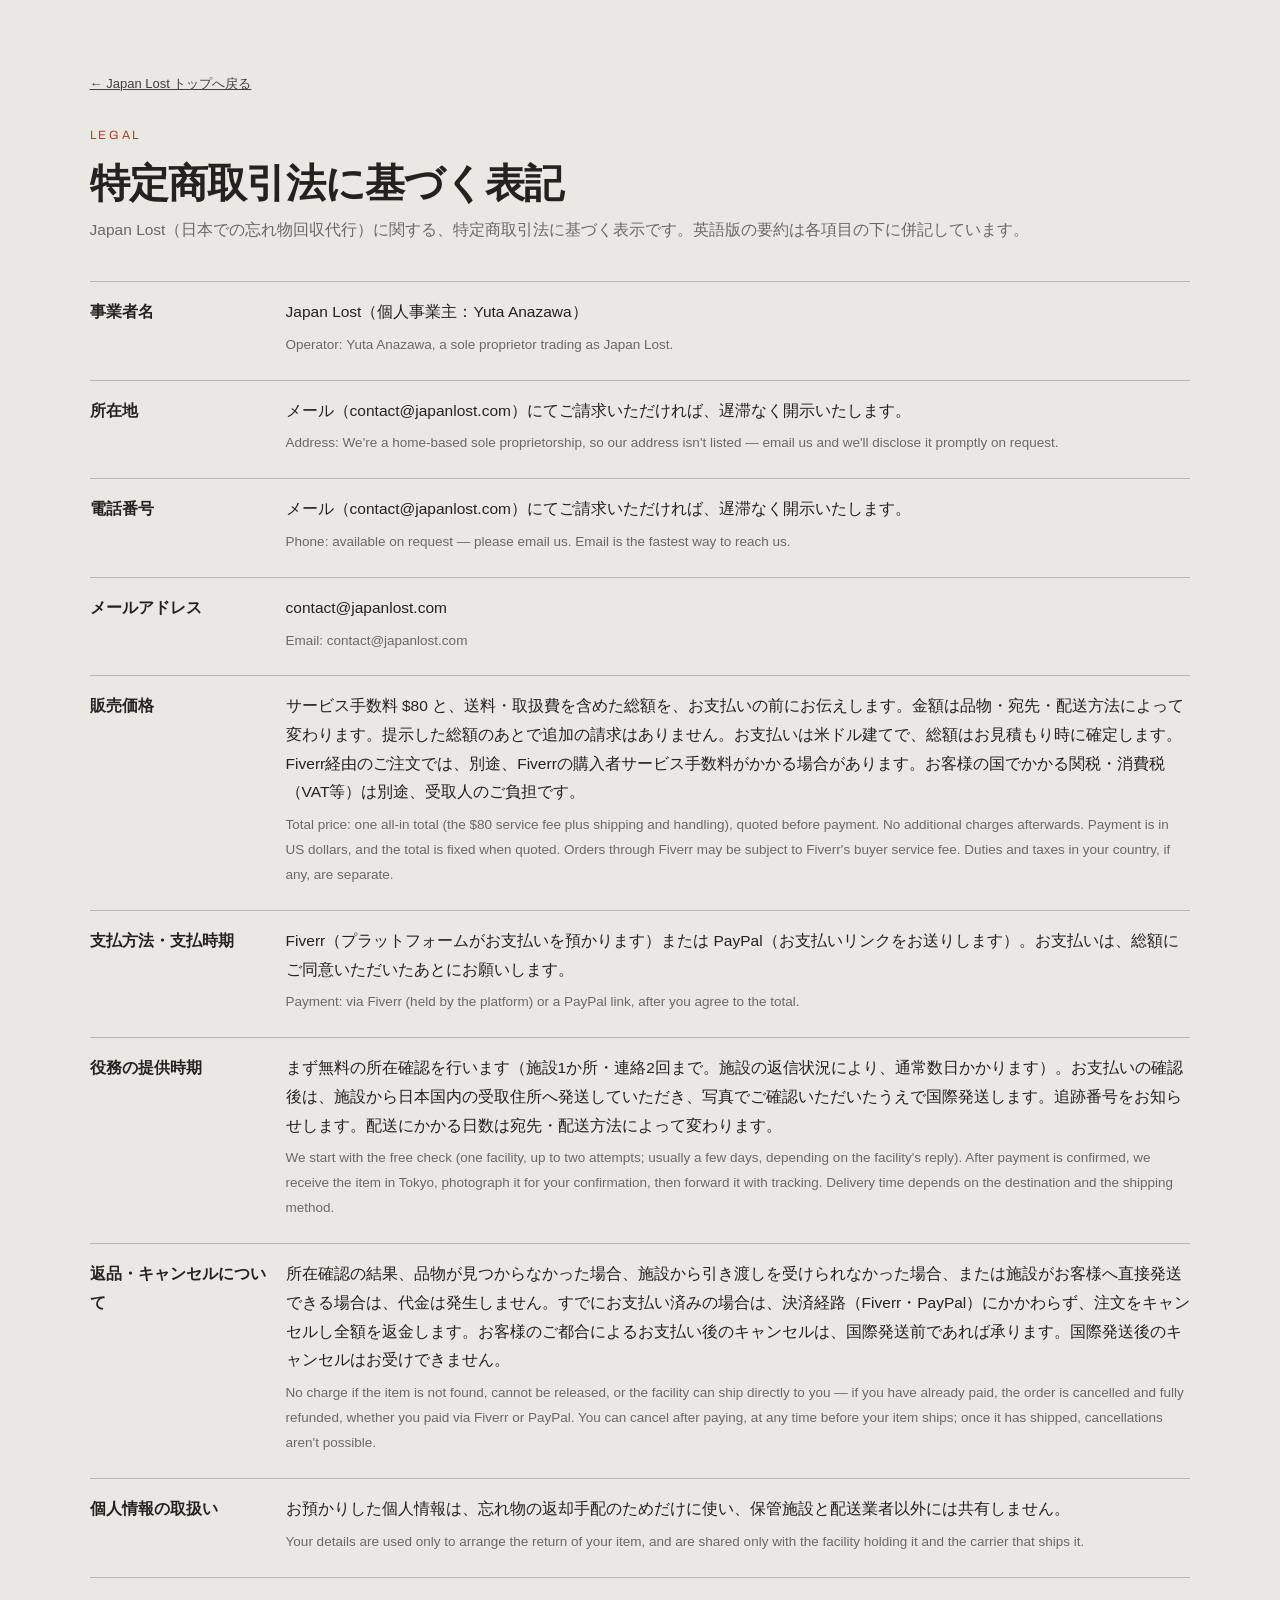
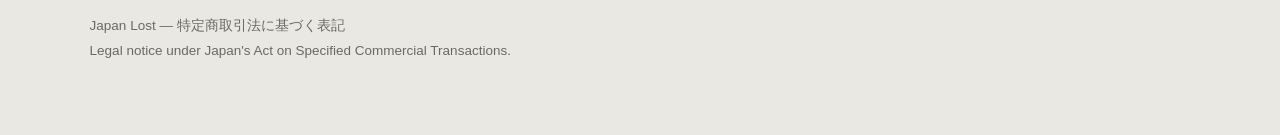
<file: legal/index.html>
<!DOCTYPE html>
<html lang="ja">
<head>
<meta charset="utf-8">
<meta name="viewport" content="width=device-width, initial-scale=1">
<link rel="canonical" href="https://japanlost.com/legal/">
<meta name="description" content="Japan Lost（海外ゲスト向け忘れ物回収サービス）の特定商取引法に基づく表記です。">
<meta property="og:type" content="website">
<meta property="og:title" content="特定商取引法に基づく表記 | Japan Lost">
<meta property="og:description" content="Japan Lost（海外ゲスト向け忘れ物回収サービス）の特定商取引法に基づく表記です。">
<meta property="og:url" content="https://japanlost.com/legal/">
<meta property="og:site_name" content="Japan Lost">
<meta property="og:image" content="https://japanlost.com/assets/hero-shibuya-poster.jpg">
<meta name="twitter:card" content="summary_large_image">
<meta name="twitter:title" content="特定商取引法に基づく表記 | Japan Lost">
<meta name="twitter:description" content="Japan Lost（海外ゲスト向け忘れ物回収サービス）の特定商取引法に基づく表記です。">
<meta name="twitter:image" content="https://japanlost.com/assets/hero-shibuya-poster.jpg">
<link rel="icon" href="/favicon.ico" sizes="any">
<link rel="icon" type="image/png" sizes="32x32" href="/favicon-32.png">
<link rel="apple-touch-icon" href="/apple-touch-icon.png">
<meta name="theme-color" content="#232221">
<link href="https://fonts.googleapis.com/css2?family=Archivo:wght@400;500;600;700&display=swap" rel="stylesheet">
<title>特定商取引法に基づく表記 | Japan Lost</title>
<style>
:root{--bg:#EAE8E3;--bg-2:#F4F2ED;--ink:#232221;--ink-2:#3F3F3D;--gray:#5B5A58;--muted:#6A6966;--line:rgba(136,136,136,.5);--accent:#B3402A}
*{margin:0;padding:0;box-sizing:border-box}
body{background:var(--bg);color:var(--ink);font-family:"Hiragino Kaku Gothic ProN","Noto Sans JP",sans-serif;font-size:15.5px;line-height:1.85;padding:clamp(28px,6vw,72px) clamp(20px,7vw,120px)}
.kicker{font-family:Archivo,Arial,sans-serif;font-size:12px;letter-spacing:.22em;text-transform:uppercase;color:var(--accent);margin-bottom:14px}
h1{font-family:Archivo,Arial,sans-serif;font-size:clamp(26px,4vw,40px);font-weight:600;letter-spacing:-.02em;line-height:1.2;margin-bottom:8px}
.sub{color:var(--muted);margin-bottom:36px}
.back{font-size:13px;margin-bottom:28px}
.back a{color:var(--ink-2)}
dl{border-top:1px solid var(--line)}
.row{display:grid;grid-template-columns:180px 1fr;gap:16px;padding:16px 0;border-bottom:1px solid var(--line)}
dt{font-weight:700}
dd p{margin-bottom:6px}
.note{color:var(--muted);font-size:13.5px}
.foot{margin-top:36px;color:var(--muted);font-size:13.5px}
@media (max-width:640px){.row{grid-template-columns:1fr;gap:4px}}
</style>
</head>
<body>
<p class="back"><a href="/">← Japan Lost トップへ戻る</a></p>
<p class="kicker">Legal</p>
<h1>特定商取引法に基づく表記</h1>
<p class="sub">Japan Lost（日本での忘れ物回収代行）に関する、特定商取引法に基づく表示です。英語版の要約は各項目の下に併記しています。</p>

<dl>
<div class="row">
<dt>事業者名</dt>
<dd><p>Japan Lost（個人事業主：Yuta Anazawa）</p>
<p class="note">Operator: Yuta Anazawa, a sole proprietor trading as Japan Lost.</p></dd>
</div>
<div class="row">
<dt>所在地</dt>
<dd><p>メール（contact@japanlost.com）にてご請求いただければ、遅滞なく開示いたします。</p>
<p class="note">Address: We're a home-based sole proprietorship, so our address isn't listed — email us and we'll disclose it promptly on request.</p></dd>
</div>
<div class="row">
<dt>電話番号</dt>
<dd><p>メール（contact@japanlost.com）にてご請求いただければ、遅滞なく開示いたします。</p>
<p class="note">Phone: available on request — please email us. Email is the fastest way to reach us.</p></dd>
</div>
<div class="row">
<dt>メールアドレス</dt>
<dd><p>contact@japanlost.com</p>
<p class="note">Email: contact@japanlost.com</p></dd>
</div>
<div class="row">
<dt>販売価格</dt>
<dd><p>サービス手数料 $80 と、送料・取扱費を含めた総額を、お支払いの前にお伝えします。金額は品物・宛先・配送方法によって変わります。提示した総額のあとで追加の請求はありません。お支払いは米ドル建てで、総額はお見積もり時に確定します。Fiverr経由のご注文では、別途、Fiverrの購入者サービス手数料がかかる場合があります。お客様の国でかかる関税・消費税（VAT等）は別途、受取人のご負担です。</p>
<p class="note">Total price: one all-in total (the $80 service fee plus shipping and handling), quoted before payment. No additional charges afterwards. Payment is in US dollars, and the total is fixed when quoted. Orders through Fiverr may be subject to Fiverr's buyer service fee. Duties and taxes in your country, if any, are separate.</p></dd>
</div>
<div class="row">
<dt>支払方法・支払時期</dt>
<dd><p>Fiverr（プラットフォームがお支払いを預かります）または PayPal（お支払いリンクをお送りします）。お支払いは、総額にご同意いただいたあとにお願いします。</p>
<p class="note">Payment: via Fiverr (held by the platform) or a PayPal link, after you agree to the total.</p></dd>
</div>
<div class="row">
<dt>役務の提供時期</dt>
<dd><p>まず無料の所在確認を行います（施設1か所・連絡2回まで。施設の返信状況により、通常数日かかります）。お支払いの確認後は、施設から日本国内の受取住所へ発送していただき、写真でご確認いただいたうえで国際発送します。追跡番号をお知らせします。配送にかかる日数は宛先・配送方法によって変わります。</p>
<p class="note">We start with the free check (one facility, up to two attempts; usually a few days, depending on the facility's reply). After payment is confirmed, we receive the item in Tokyo, photograph it for your confirmation, then forward it with tracking. Delivery time depends on the destination and the shipping method.</p></dd>
</div>
<div class="row">
<dt>返品・キャンセルについて</dt>
<dd><p>所在確認の結果、品物が見つからなかった場合、施設から引き渡しを受けられなかった場合、または施設がお客様へ直接発送できる場合は、代金は発生しません。すでにお支払い済みの場合は、決済経路（Fiverr・PayPal）にかかわらず、注文をキャンセルし全額を返金します。お客様のご都合によるお支払い後のキャンセルは、国際発送前であれば承ります。国際発送後のキャンセルはお受けできません。</p>
<p class="note">No charge if the item is not found, cannot be released, or the facility can ship directly to you — if you have already paid, the order is cancelled and fully refunded, whether you paid via Fiverr or PayPal. You can cancel after paying, at any time before your item ships; once it has shipped, cancellations aren't possible.</p></dd>
</div>
<div class="row">
<dt>個人情報の取扱い</dt>
<dd><p>お預かりした個人情報は、忘れ物の返却手配のためだけに使い、保管施設と配送業者以外には共有しません。</p>
<p class="note">Your details are used only to arrange the return of your item, and are shared only with the facility holding it and the carrier that ships it.</p></dd>
</div>
</dl>

<p class="foot">Japan Lost — 特定商取引法に基づく表記<br>
Legal notice under Japan's Act on Specified Commercial Transactions.</p>
</body>
</html>
</file>
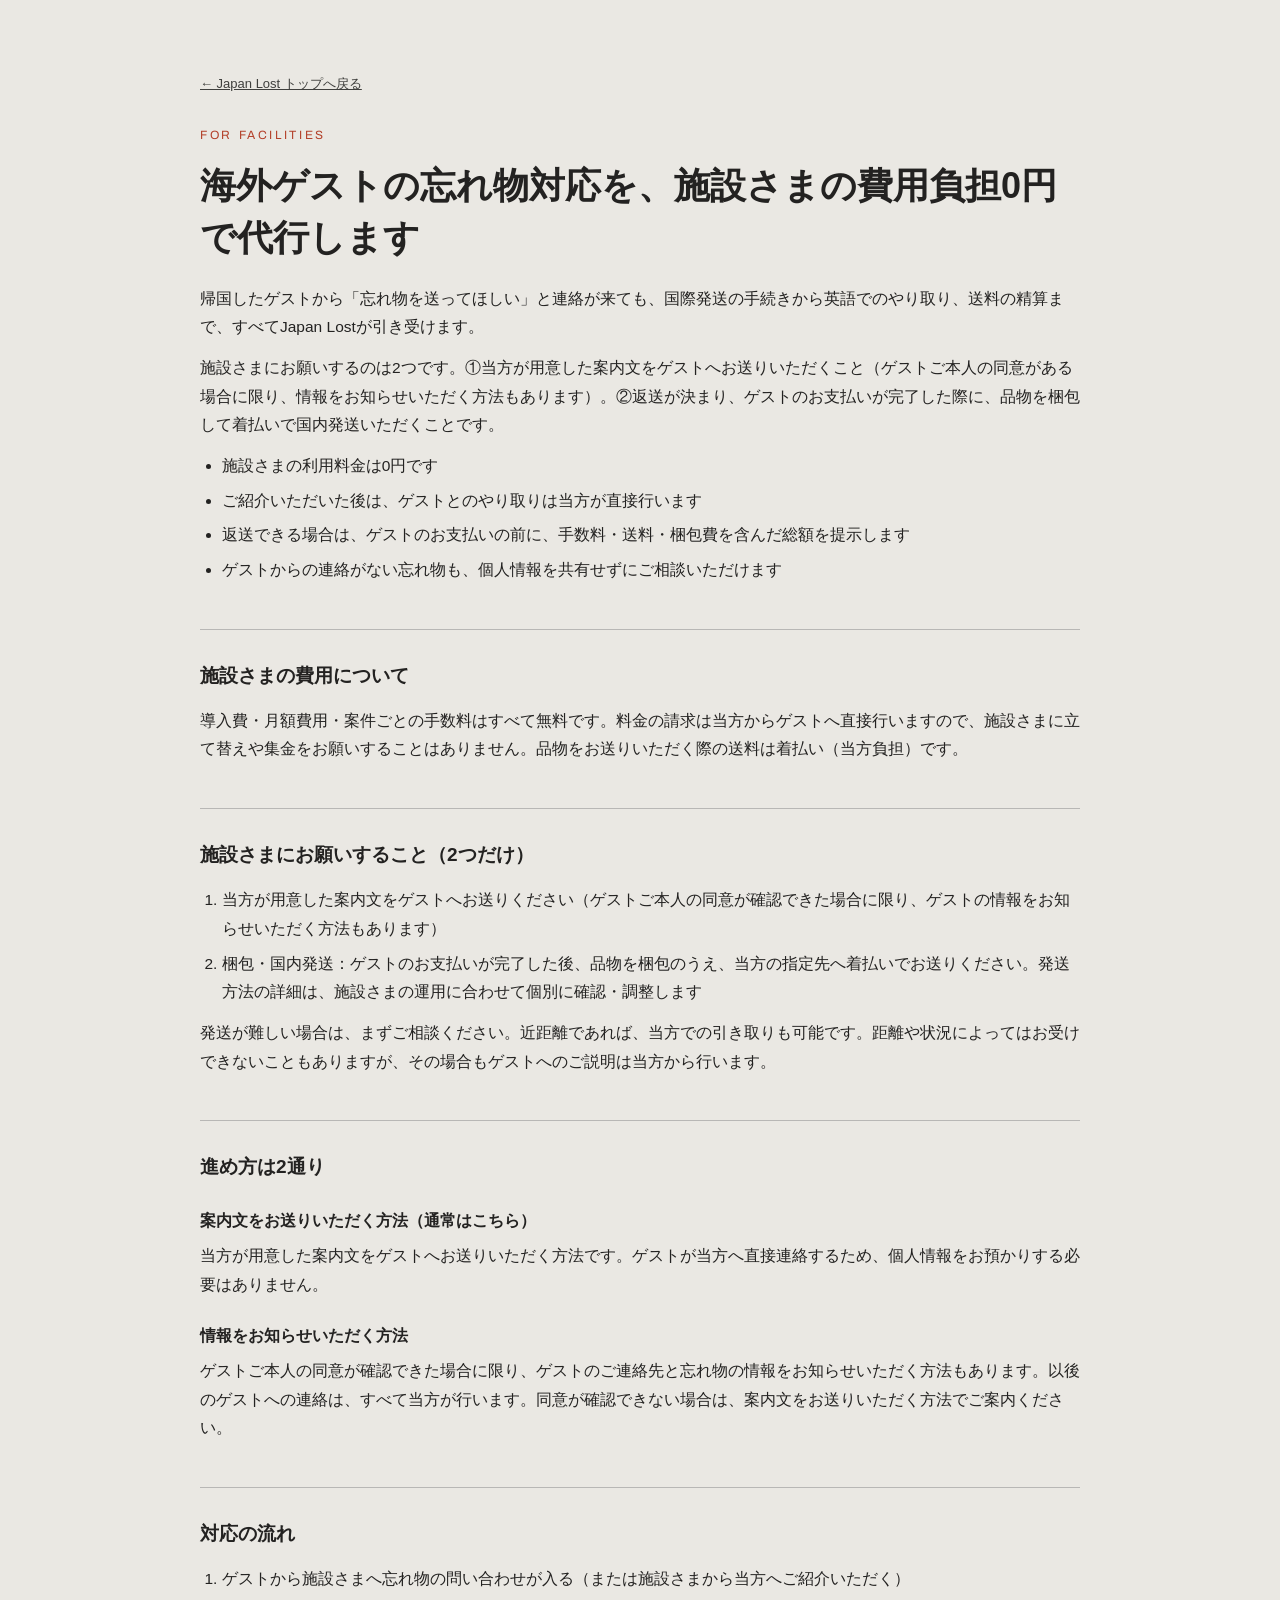
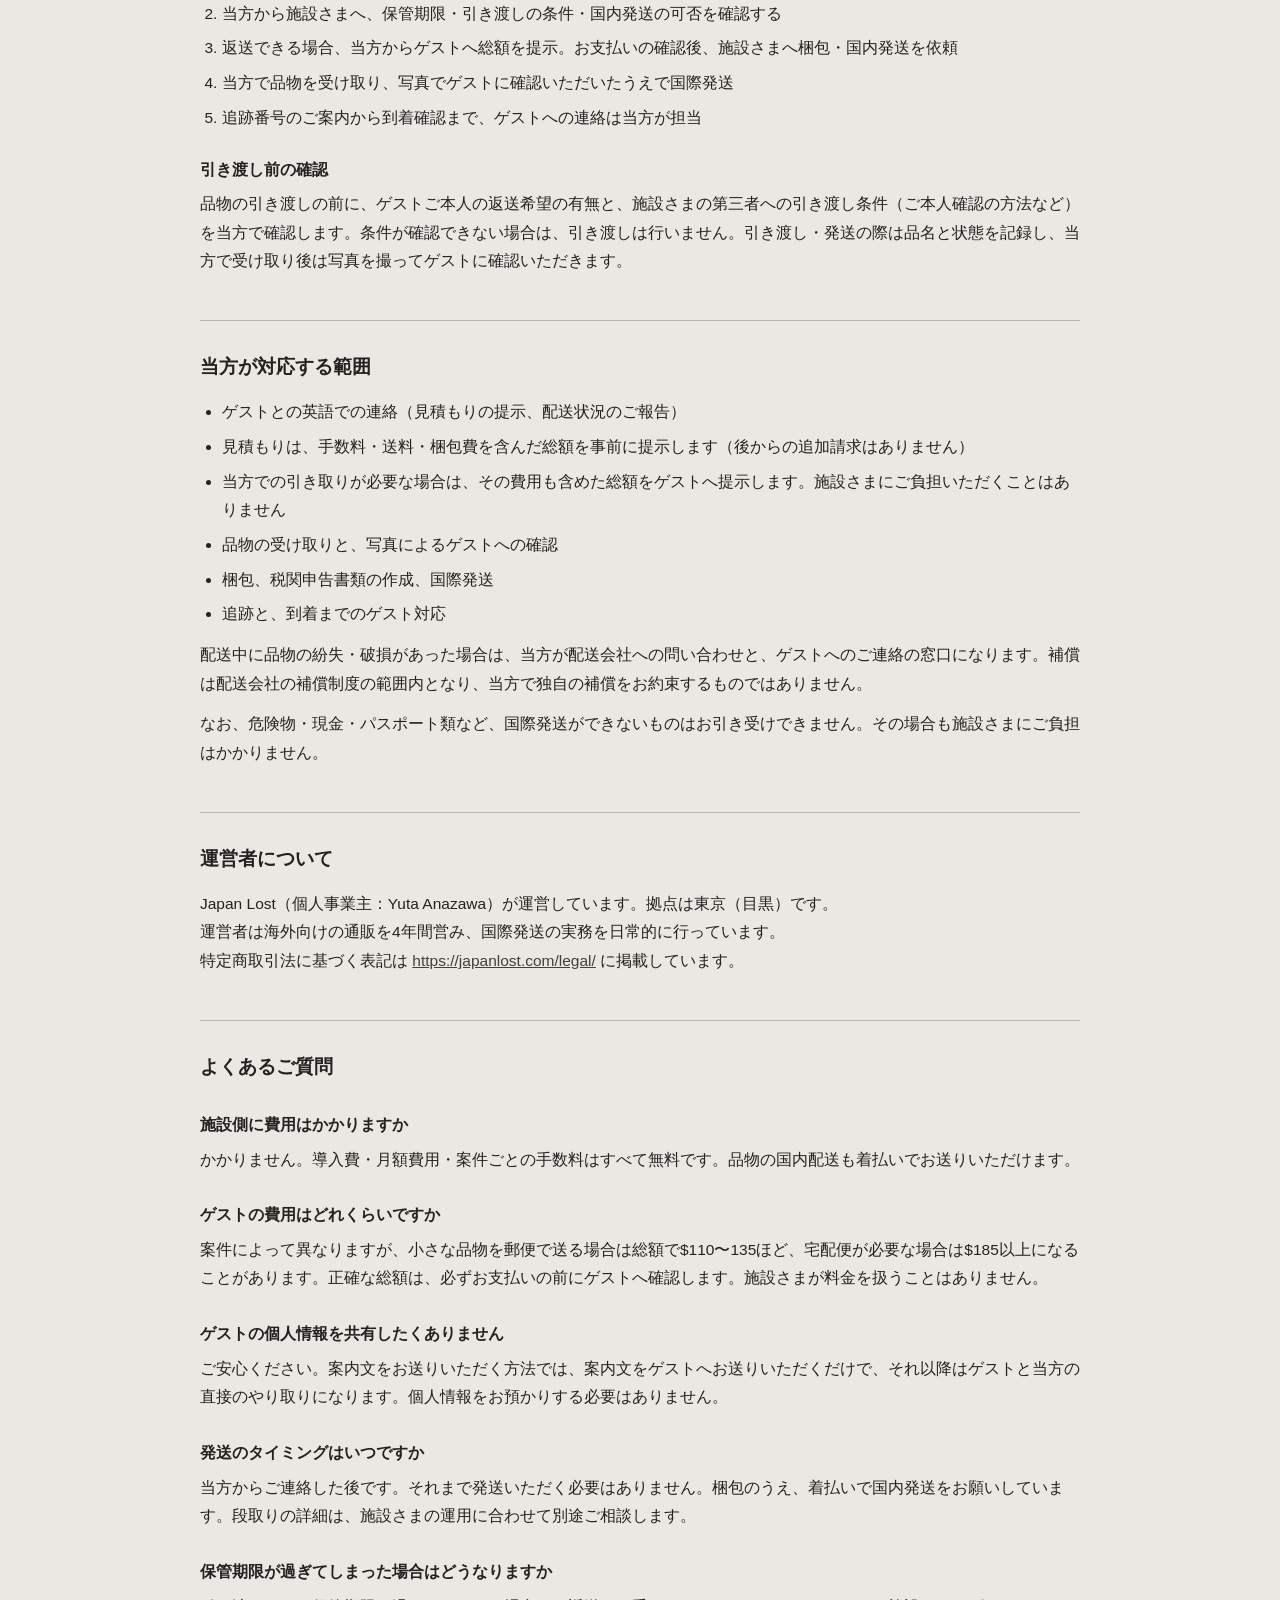
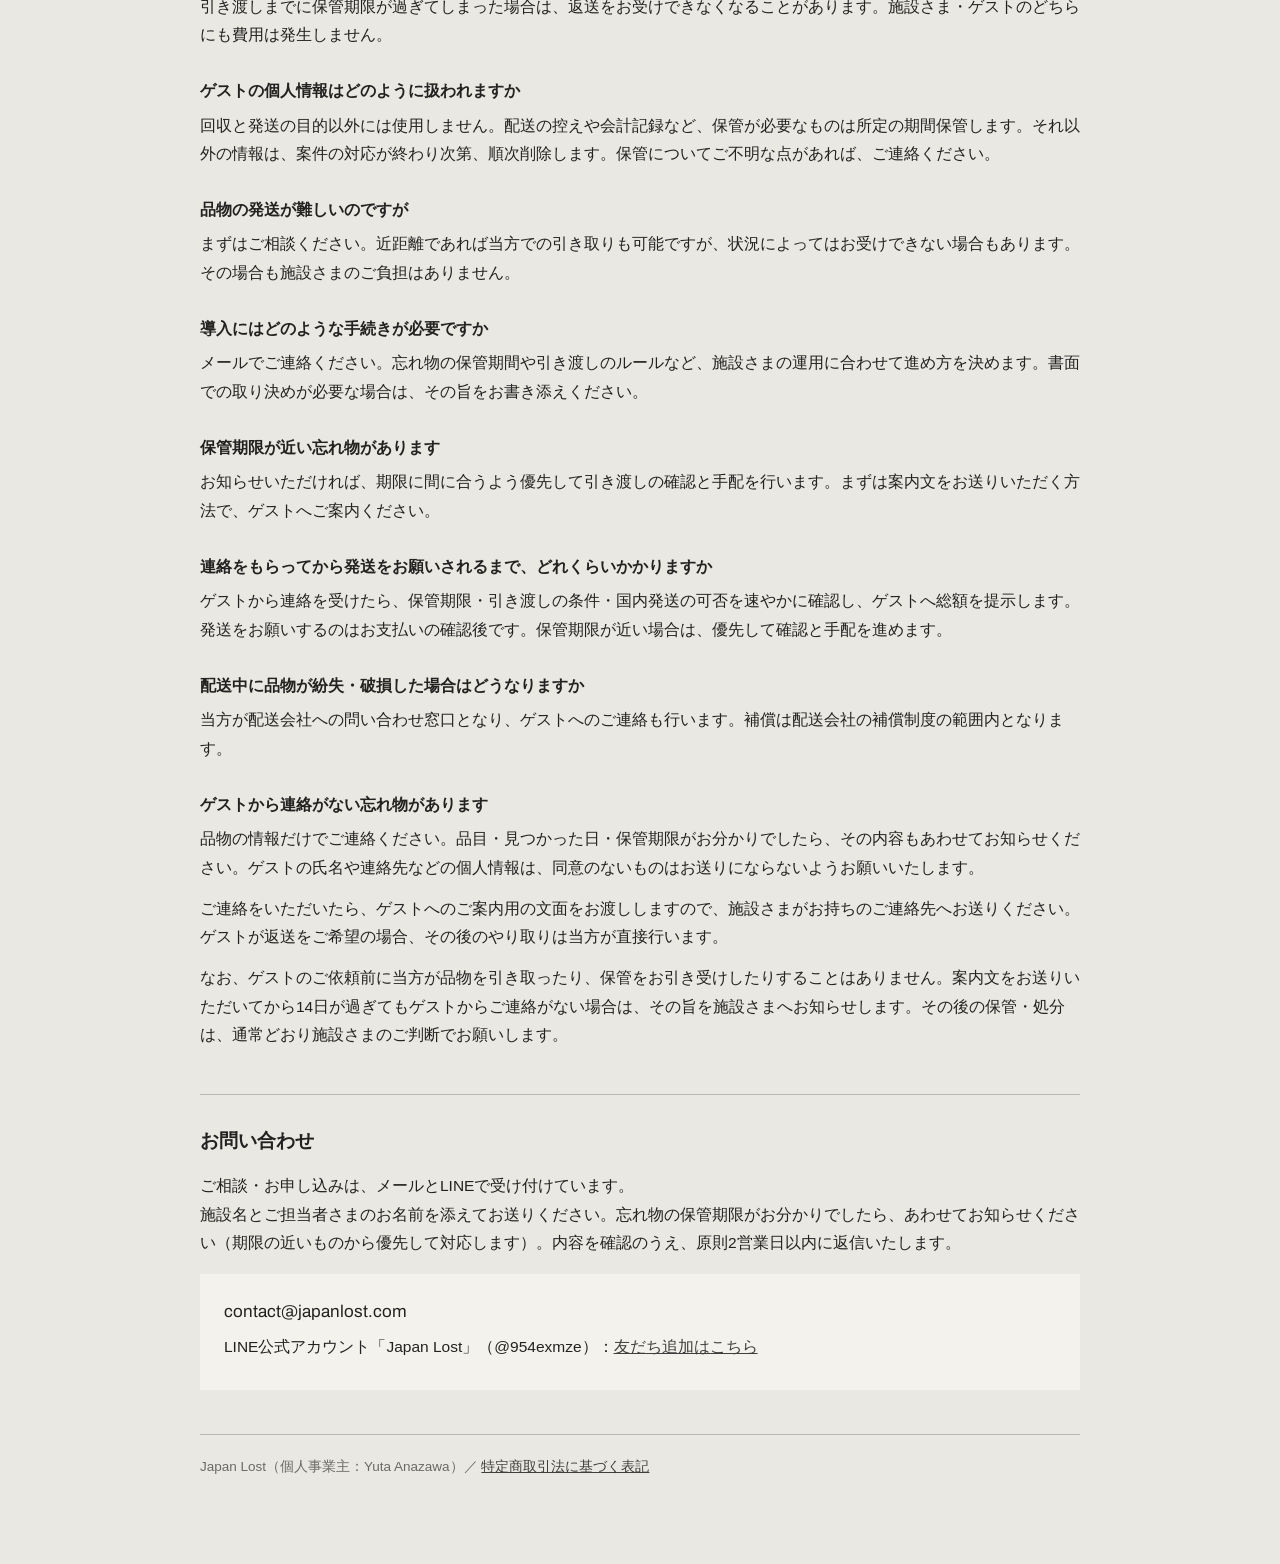
<file: partners/index.html>
<!DOCTYPE html>
<html lang="ja">
<head>
<meta charset="utf-8">
<meta name="viewport" content="width=device-width, initial-scale=1">
<link rel="canonical" href="https://japanlost.com/partners/">
<meta name="description" content="海外ゲストの忘れ物対応を、施設さまの費用負担0円で代行します。国際発送・英語対応・送料精算はJapan Lostが引き受けます。">
<meta property="og:type" content="website">
<meta property="og:title" content="施設さまへ | Japan Lost">
<meta property="og:description" content="海外ゲストの忘れ物対応を、施設さまの費用負担0円で代行します。国際発送・英語対応・送料精算はJapan Lostが引き受けます。">
<meta property="og:url" content="https://japanlost.com/partners/">
<meta property="og:site_name" content="Japan Lost">
<meta property="og:image" content="https://japanlost.com/assets/hero-shibuya-poster.jpg">
<meta name="twitter:card" content="summary_large_image">
<meta name="twitter:title" content="施設さまへ | Japan Lost">
<meta name="twitter:description" content="海外ゲストの忘れ物対応を、施設さまの費用負担0円で代行します。国際発送・英語対応・送料精算はJapan Lostが引き受けます。">
<meta name="twitter:image" content="https://japanlost.com/assets/hero-shibuya-poster.jpg">
<link rel="icon" href="/favicon.ico" sizes="any">
<link rel="icon" type="image/png" sizes="32x32" href="/favicon-32.png">
<link rel="apple-touch-icon" href="/apple-touch-icon.png">
<meta name="theme-color" content="#232221">
<link href="https://fonts.googleapis.com/css2?family=Archivo:wght@400;500;600;700&display=swap" rel="stylesheet">
<title>施設さまへ | Japan Lost</title>
<style>
:root{--bg:#EAE8E3;--bg-2:#F4F2ED;--ink:#232221;--ink-2:#3F3F3D;--gray:#5B5A58;--muted:#6A6966;--line:rgba(136,136,136,.5);--accent:#B3402A}
*{margin:0;padding:0;box-sizing:border-box}
body{background:var(--bg);color:var(--ink);font-family:"Hiragino Kaku Gothic ProN","Noto Sans JP",sans-serif;font-size:15.5px;line-height:1.85;padding:clamp(28px,6vw,72px) clamp(20px,7vw,120px)}
.wrap{max-width:880px;margin:0 auto}
.kicker{font-family:Archivo,Arial,sans-serif;font-size:12px;letter-spacing:.22em;text-transform:uppercase;color:var(--accent);margin-bottom:14px}
h1{font-size:clamp(24px,3.6vw,36px);font-weight:700;line-height:1.45;margin-bottom:20px}
h2{font-size:19px;font-weight:700;margin:44px 0 14px;padding-top:28px;border-top:1px solid var(--line)}
h3{font-size:16px;font-weight:700;margin:22px 0 6px}
p{margin-bottom:12px}
ul,ol{margin:0 0 12px 1.4em}
li{margin-bottom:6px}
.back{font-size:13px;margin-bottom:28px}
.back a{color:var(--ink-2)}
.lead p{margin-bottom:12px}
.faq h3{margin-top:26px}
.contact{background:var(--bg-2);padding:22px 24px;margin-top:16px}
.contact p{margin-bottom:6px}
.mail{font-family:Archivo,Arial,sans-serif;font-size:17px}
.foot{margin-top:44px;color:var(--muted);font-size:13.5px;border-top:1px solid var(--line);padding-top:20px}
a{color:var(--ink-2)}
</style>
</head>
<body>
<div class="wrap">
<p class="back"><a href="/">← Japan Lost トップへ戻る</a></p>
<p class="kicker">For Facilities</p>
<h1>海外ゲストの忘れ物対応を、施設さまの費用負担0円で代行します</h1>
<div class="lead">
<p>帰国したゲストから「忘れ物を送ってほしい」と連絡が来ても、国際発送の手続きから英語でのやり取り、送料の精算まで、すべてJapan Lostが引き受けます。</p>
<p>施設さまにお願いするのは2つです。①当方が用意した案内文をゲストへお送りいただくこと（ゲストご本人の同意がある場合に限り、情報をお知らせいただく方法もあります）。②返送が決まり、ゲストのお支払いが完了した際に、品物を梱包して着払いで国内発送いただくことです。</p>
<ul>
<li>施設さまの利用料金は0円です</li>
<li>ご紹介いただいた後は、ゲストとのやり取りは当方が直接行います</li>
<li>返送できる場合は、ゲストのお支払いの前に、手数料・送料・梱包費を含んだ総額を提示します</li>
<li>ゲストからの連絡がない忘れ物も、個人情報を共有せずにご相談いただけます</li>
</ul>
</div>

<h2>施設さまの費用について</h2>
<p>導入費・月額費用・案件ごとの手数料はすべて無料です。料金の請求は当方からゲストへ直接行いますので、施設さまに立て替えや集金をお願いすることはありません。品物をお送りいただく際の送料は着払い（当方負担）です。</p>

<h2>施設さまにお願いすること（2つだけ）</h2>
<ol>
<li>当方が用意した案内文をゲストへお送りください（ゲストご本人の同意が確認できた場合に限り、ゲストの情報をお知らせいただく方法もあります）</li>
<li>梱包・国内発送：ゲストのお支払いが完了した後、品物を梱包のうえ、当方の指定先へ着払いでお送りください。発送方法の詳細は、施設さまの運用に合わせて個別に確認・調整します</li>
</ol>
<p>発送が難しい場合は、まずご相談ください。近距離であれば、当方での引き取りも可能です。距離や状況によってはお受けできないこともありますが、その場合もゲストへのご説明は当方から行います。</p>

<h2>進め方は2通り</h2>
<h3>案内文をお送りいただく方法（通常はこちら）</h3>
<p>当方が用意した案内文をゲストへお送りいただく方法です。ゲストが当方へ直接連絡するため、個人情報をお預かりする必要はありません。</p>
<h3>情報をお知らせいただく方法</h3>
<p>ゲストご本人の同意が確認できた場合に限り、ゲストのご連絡先と忘れ物の情報をお知らせいただく方法もあります。以後のゲストへの連絡は、すべて当方が行います。同意が確認できない場合は、案内文をお送りいただく方法でご案内ください。</p>

<h2>対応の流れ</h2>
<ol>
<li>ゲストから施設さまへ忘れ物の問い合わせが入る（または施設さまから当方へご紹介いただく）</li>
<li>当方から施設さまへ、保管期限・引き渡しの条件・国内発送の可否を確認する</li>
<li>返送できる場合、当方からゲストへ総額を提示。お支払いの確認後、施設さまへ梱包・国内発送を依頼</li>
<li>当方で品物を受け取り、写真でゲストに確認いただいたうえで国際発送</li>
<li>追跡番号のご案内から到着確認まで、ゲストへの連絡は当方が担当</li>
</ol>
<h3>引き渡し前の確認</h3>
<p>品物の引き渡しの前に、ゲストご本人の返送希望の有無と、施設さまの第三者への引き渡し条件（ご本人確認の方法など）を当方で確認します。条件が確認できない場合は、引き渡しは行いません。引き渡し・発送の際は品名と状態を記録し、当方で受け取り後は写真を撮ってゲストに確認いただきます。</p>

<h2>当方が対応する範囲</h2>
<ul>
<li>ゲストとの英語での連絡（見積もりの提示、配送状況のご報告）</li>
<li>見積もりは、手数料・送料・梱包費を含んだ総額を事前に提示します（後からの追加請求はありません）</li>
<li>当方での引き取りが必要な場合は、その費用も含めた総額をゲストへ提示します。施設さまにご負担いただくことはありません</li>
<li>品物の受け取りと、写真によるゲストへの確認</li>
<li>梱包、税関申告書類の作成、国際発送</li>
<li>追跡と、到着までのゲスト対応</li>
</ul>
<p>配送中に品物の紛失・破損があった場合は、当方が配送会社への問い合わせと、ゲストへのご連絡の窓口になります。補償は配送会社の補償制度の範囲内となり、当方で独自の補償をお約束するものではありません。</p>
<p>なお、危険物・現金・パスポート類など、国際発送ができないものはお引き受けできません。その場合も施設さまにご負担はかかりません。</p>

<h2>運営者について</h2>
<p>Japan Lost（個人事業主：Yuta Anazawa）が運営しています。拠点は東京（目黒）です。<br>
運営者は海外向けの通販を4年間営み、国際発送の実務を日常的に行っています。<br>
特定商取引法に基づく表記は <a href="https://japanlost.com/legal/">https://japanlost.com/legal/</a> に掲載しています。</p>

<h2>よくあるご質問</h2>
<div class="faq">
<h3>施設側に費用はかかりますか</h3>
<p>かかりません。導入費・月額費用・案件ごとの手数料はすべて無料です。品物の国内配送も着払いでお送りいただけます。</p>
<h3>ゲストの費用はどれくらいですか</h3>
<p>案件によって異なりますが、小さな品物を郵便で送る場合は総額で$110〜135ほど、宅配便が必要な場合は$185以上になることがあります。正確な総額は、必ずお支払いの前にゲストへ確認します。施設さまが料金を扱うことはありません。</p>
<h3>ゲストの個人情報を共有したくありません</h3>
<p>ご安心ください。案内文をお送りいただく方法では、案内文をゲストへお送りいただくだけで、それ以降はゲストと当方の直接のやり取りになります。個人情報をお預かりする必要はありません。</p>
<h3>発送のタイミングはいつですか</h3>
<p>当方からご連絡した後です。それまで発送いただく必要はありません。梱包のうえ、着払いで国内発送をお願いしています。段取りの詳細は、施設さまの運用に合わせて別途ご相談します。</p>
<h3>保管期限が過ぎてしまった場合はどうなりますか</h3>
<p>引き渡しまでに保管期限が過ぎてしまった場合は、返送をお受けできなくなることがあります。施設さま・ゲストのどちらにも費用は発生しません。</p>
<h3>ゲストの個人情報はどのように扱われますか</h3>
<p>回収と発送の目的以外には使用しません。配送の控えや会計記録など、保管が必要なものは所定の期間保管します。それ以外の情報は、案件の対応が終わり次第、順次削除します。保管についてご不明な点があれば、ご連絡ください。</p>
<h3>品物の発送が難しいのですが</h3>
<p>まずはご相談ください。近距離であれば当方での引き取りも可能ですが、状況によってはお受けできない場合もあります。その場合も施設さまのご負担はありません。</p>
<h3>導入にはどのような手続きが必要ですか</h3>
<p>メールでご連絡ください。忘れ物の保管期間や引き渡しのルールなど、施設さまの運用に合わせて進め方を決めます。書面での取り決めが必要な場合は、その旨をお書き添えください。</p>
<h3>保管期限が近い忘れ物があります</h3>
<p>お知らせいただければ、期限に間に合うよう優先して引き渡しの確認と手配を行います。まずは案内文をお送りいただく方法で、ゲストへご案内ください。</p>
<h3>連絡をもらってから発送をお願いされるまで、どれくらいかかりますか</h3>
<p>ゲストから連絡を受けたら、保管期限・引き渡しの条件・国内発送の可否を速やかに確認し、ゲストへ総額を提示します。発送をお願いするのはお支払いの確認後です。保管期限が近い場合は、優先して確認と手配を進めます。</p>
<h3>配送中に品物が紛失・破損した場合はどうなりますか</h3>
<p>当方が配送会社への問い合わせ窓口となり、ゲストへのご連絡も行います。補償は配送会社の補償制度の範囲内となります。</p>
<h3>ゲストから連絡がない忘れ物があります</h3>
<p>品物の情報だけでご連絡ください。品目・見つかった日・保管期限がお分かりでしたら、その内容もあわせてお知らせください。ゲストの氏名や連絡先などの個人情報は、同意のないものはお送りにならないようお願いいたします。</p>
<p>ご連絡をいただいたら、ゲストへのご案内用の文面をお渡ししますので、施設さまがお持ちのご連絡先へお送りください。ゲストが返送をご希望の場合、その後のやり取りは当方が直接行います。</p>
<p>なお、ゲストのご依頼前に当方が品物を引き取ったり、保管をお引き受けしたりすることはありません。案内文をお送りいただいてから14日が過ぎてもゲストからご連絡がない場合は、その旨を施設さまへお知らせします。その後の保管・処分は、通常どおり施設さまのご判断でお願いします。</p>
</div>

<h2>お問い合わせ</h2>
<p>ご相談・お申し込みは、メールとLINEで受け付けています。<br>
施設名とご担当者さまのお名前を添えてお送りください。忘れ物の保管期限がお分かりでしたら、あわせてお知らせください（期限の近いものから優先して対応します）。内容を確認のうえ、原則2営業日以内に返信いたします。</p>
<div class="contact">
<p class="mail">contact@japanlost.com</p>
<p>LINE公式アカウント「Japan Lost」（@954exmze）：<a href="https://line.me/R/ti/p/@954exmze">友だち追加はこちら</a></p>
</div>

<p class="foot">Japan Lost（個人事業主：Yuta Anazawa）／ <a href="https://japanlost.com/legal/">特定商取引法に基づく表記</a></p>
</div>
</body>
</html>
</file>
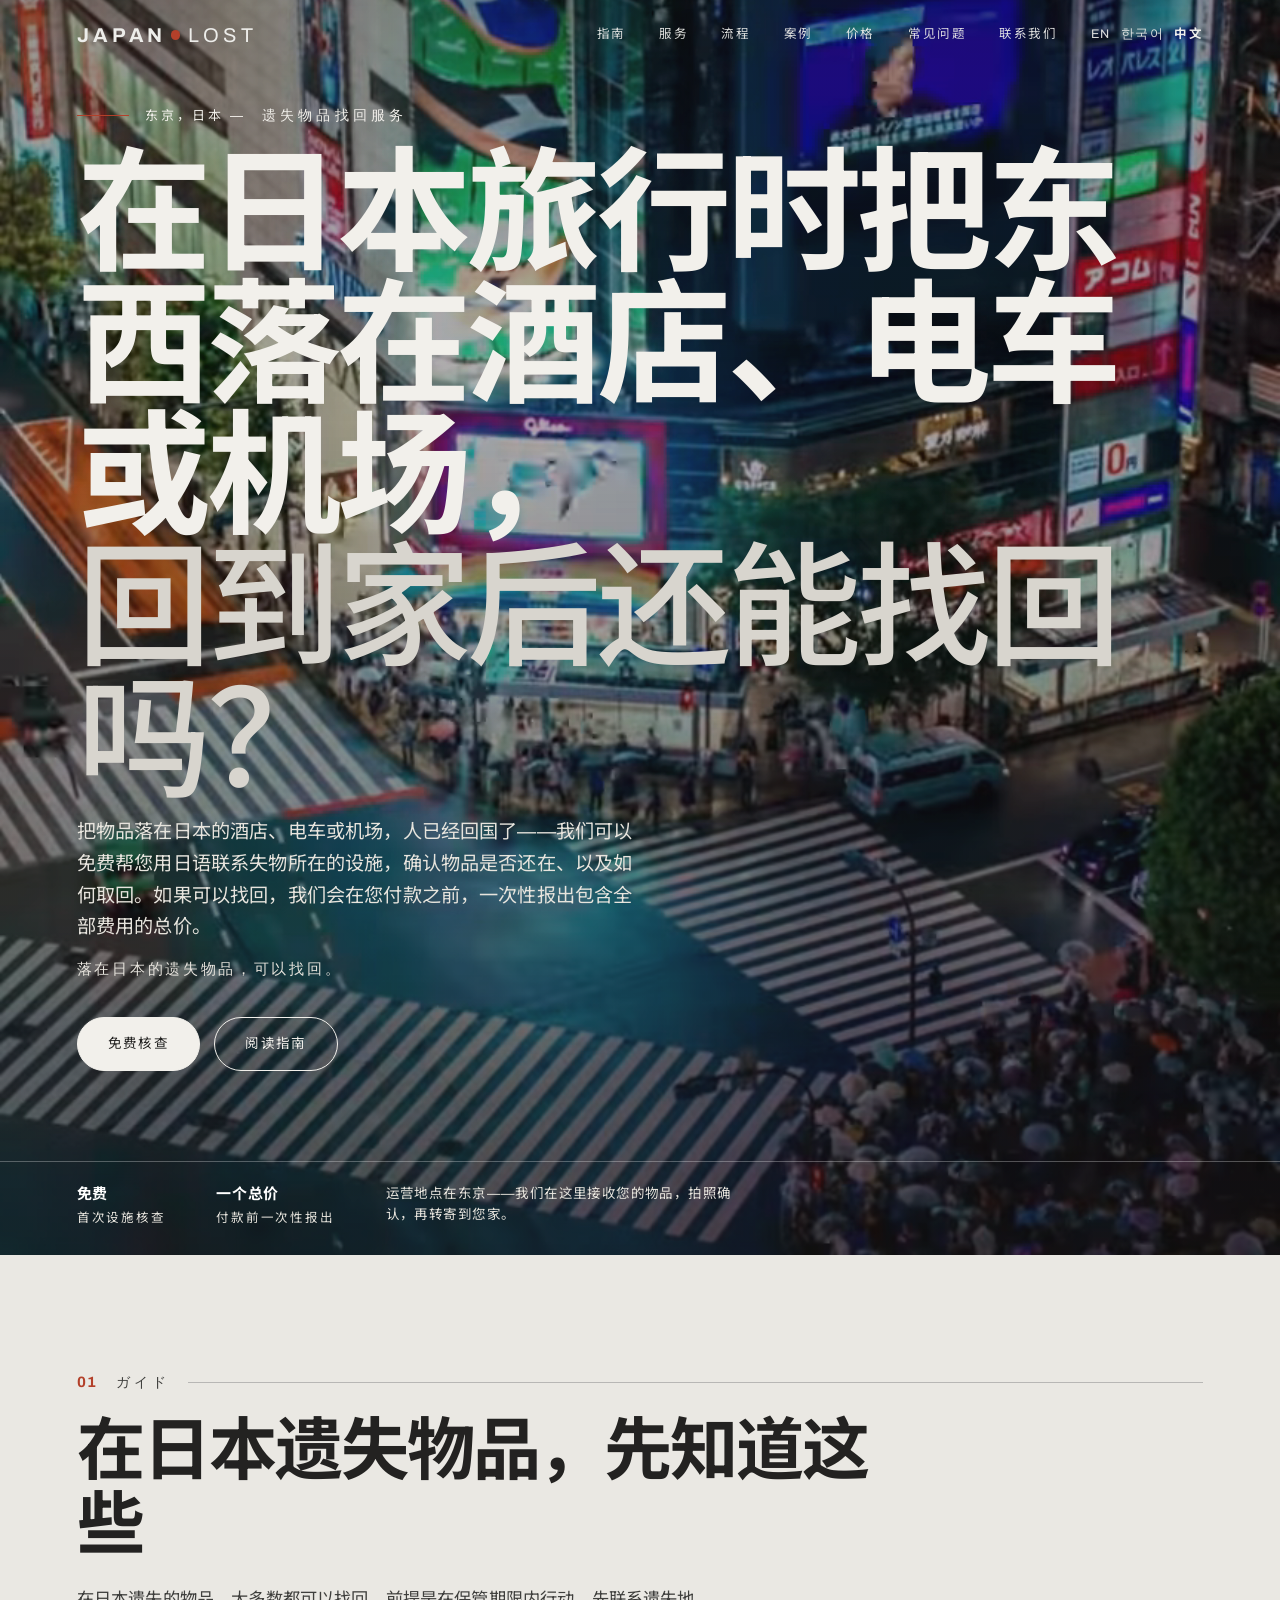
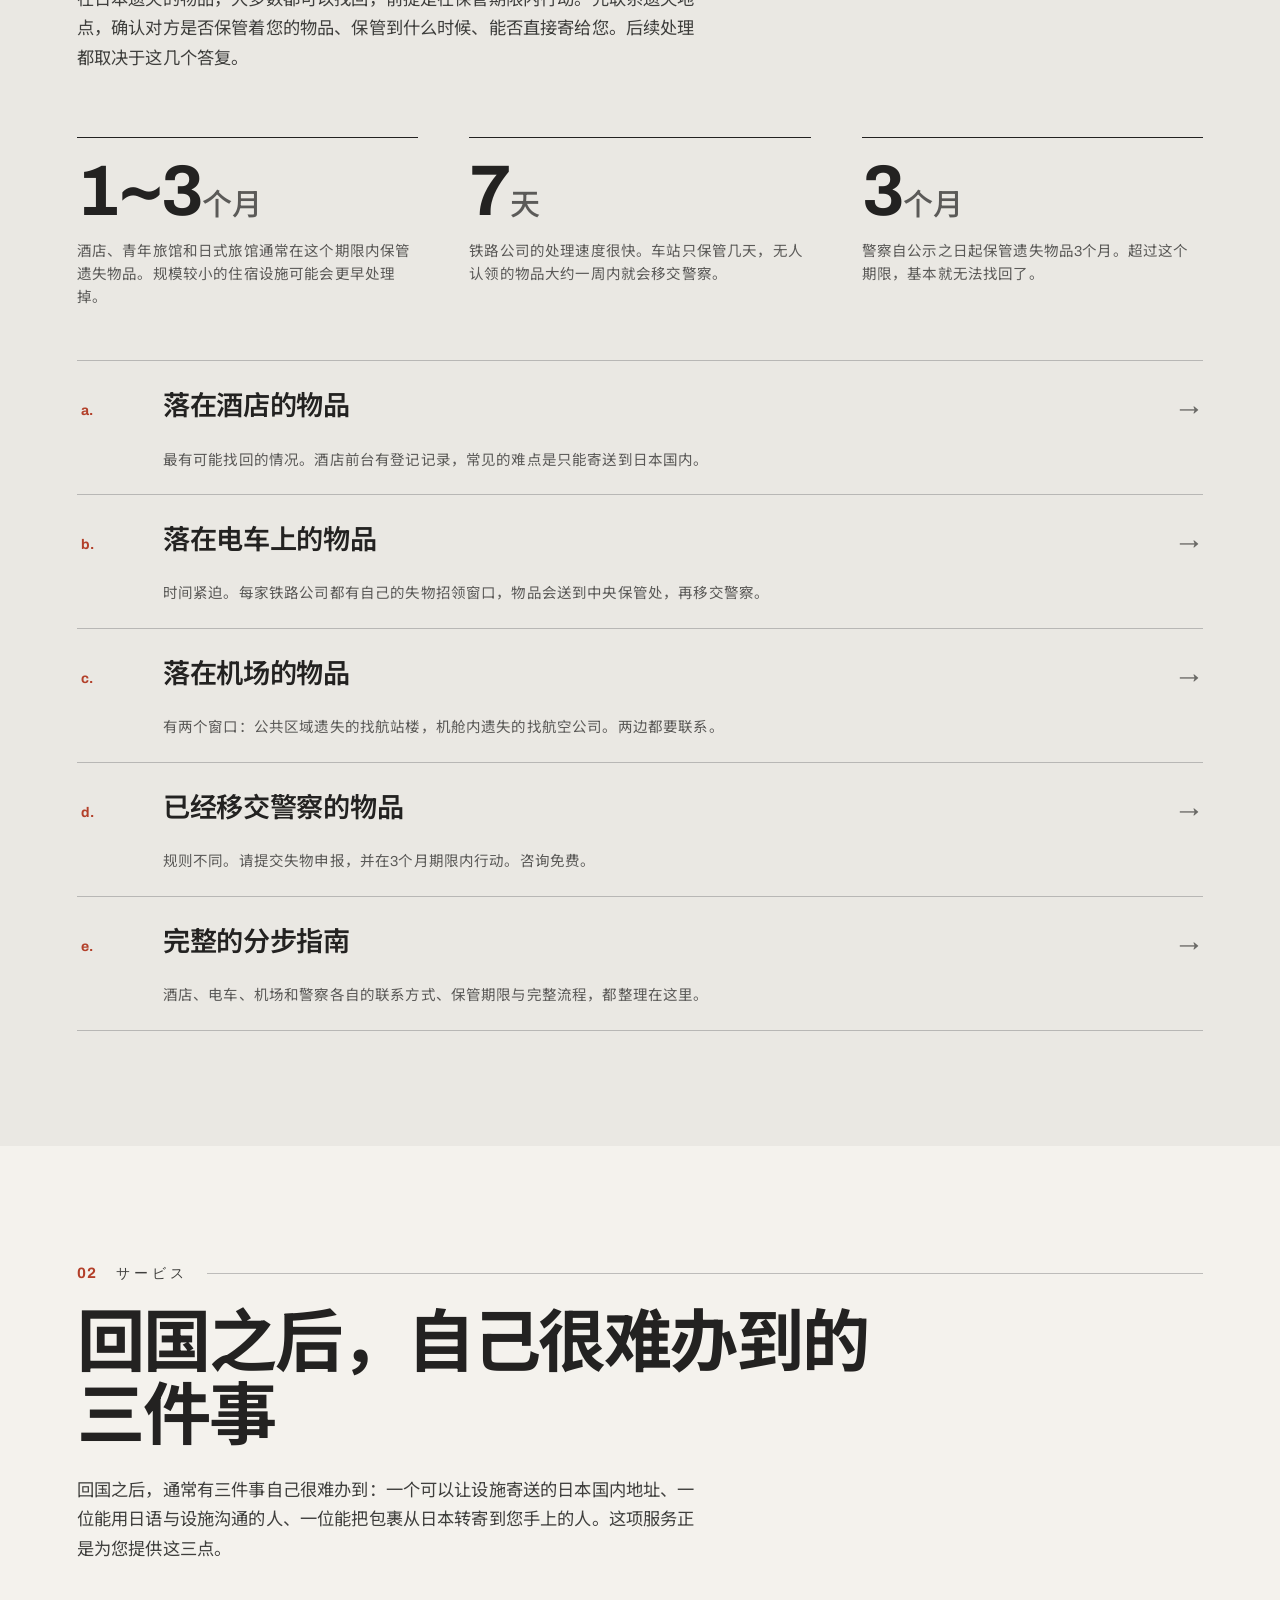
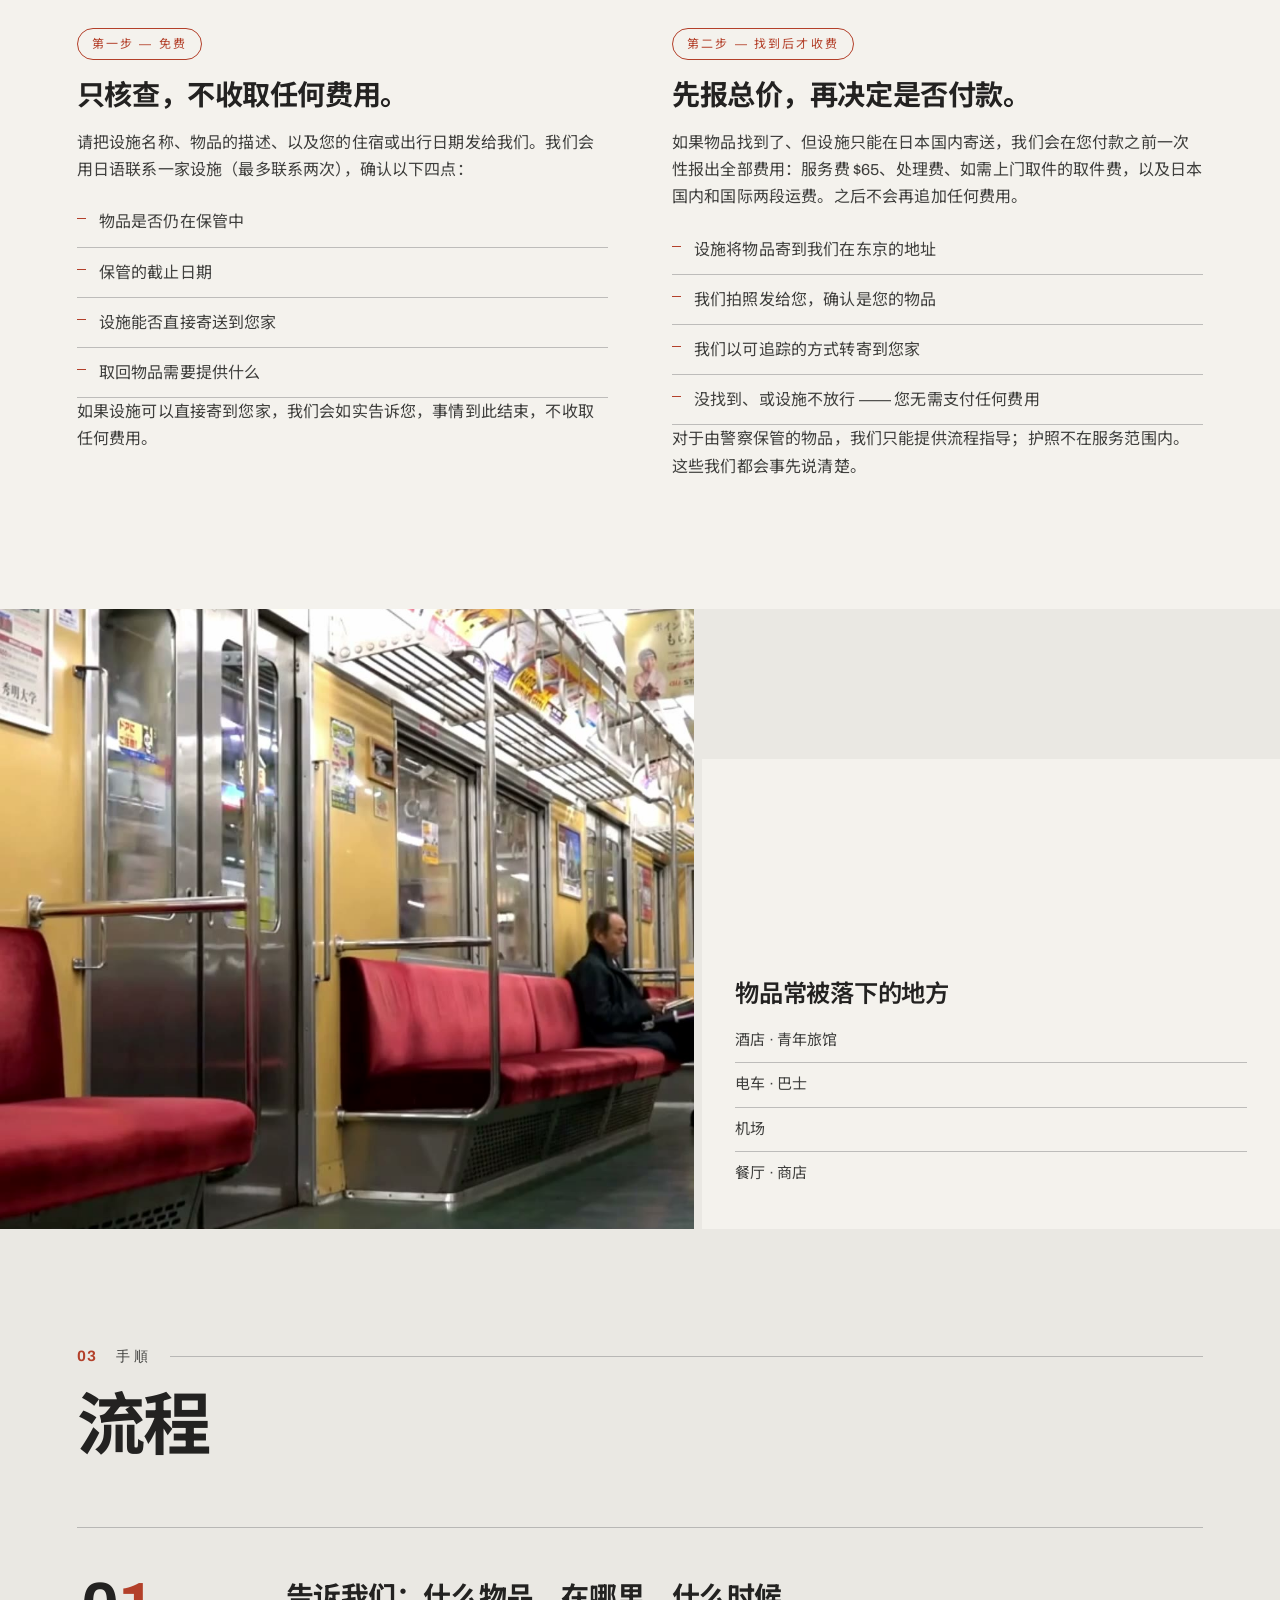
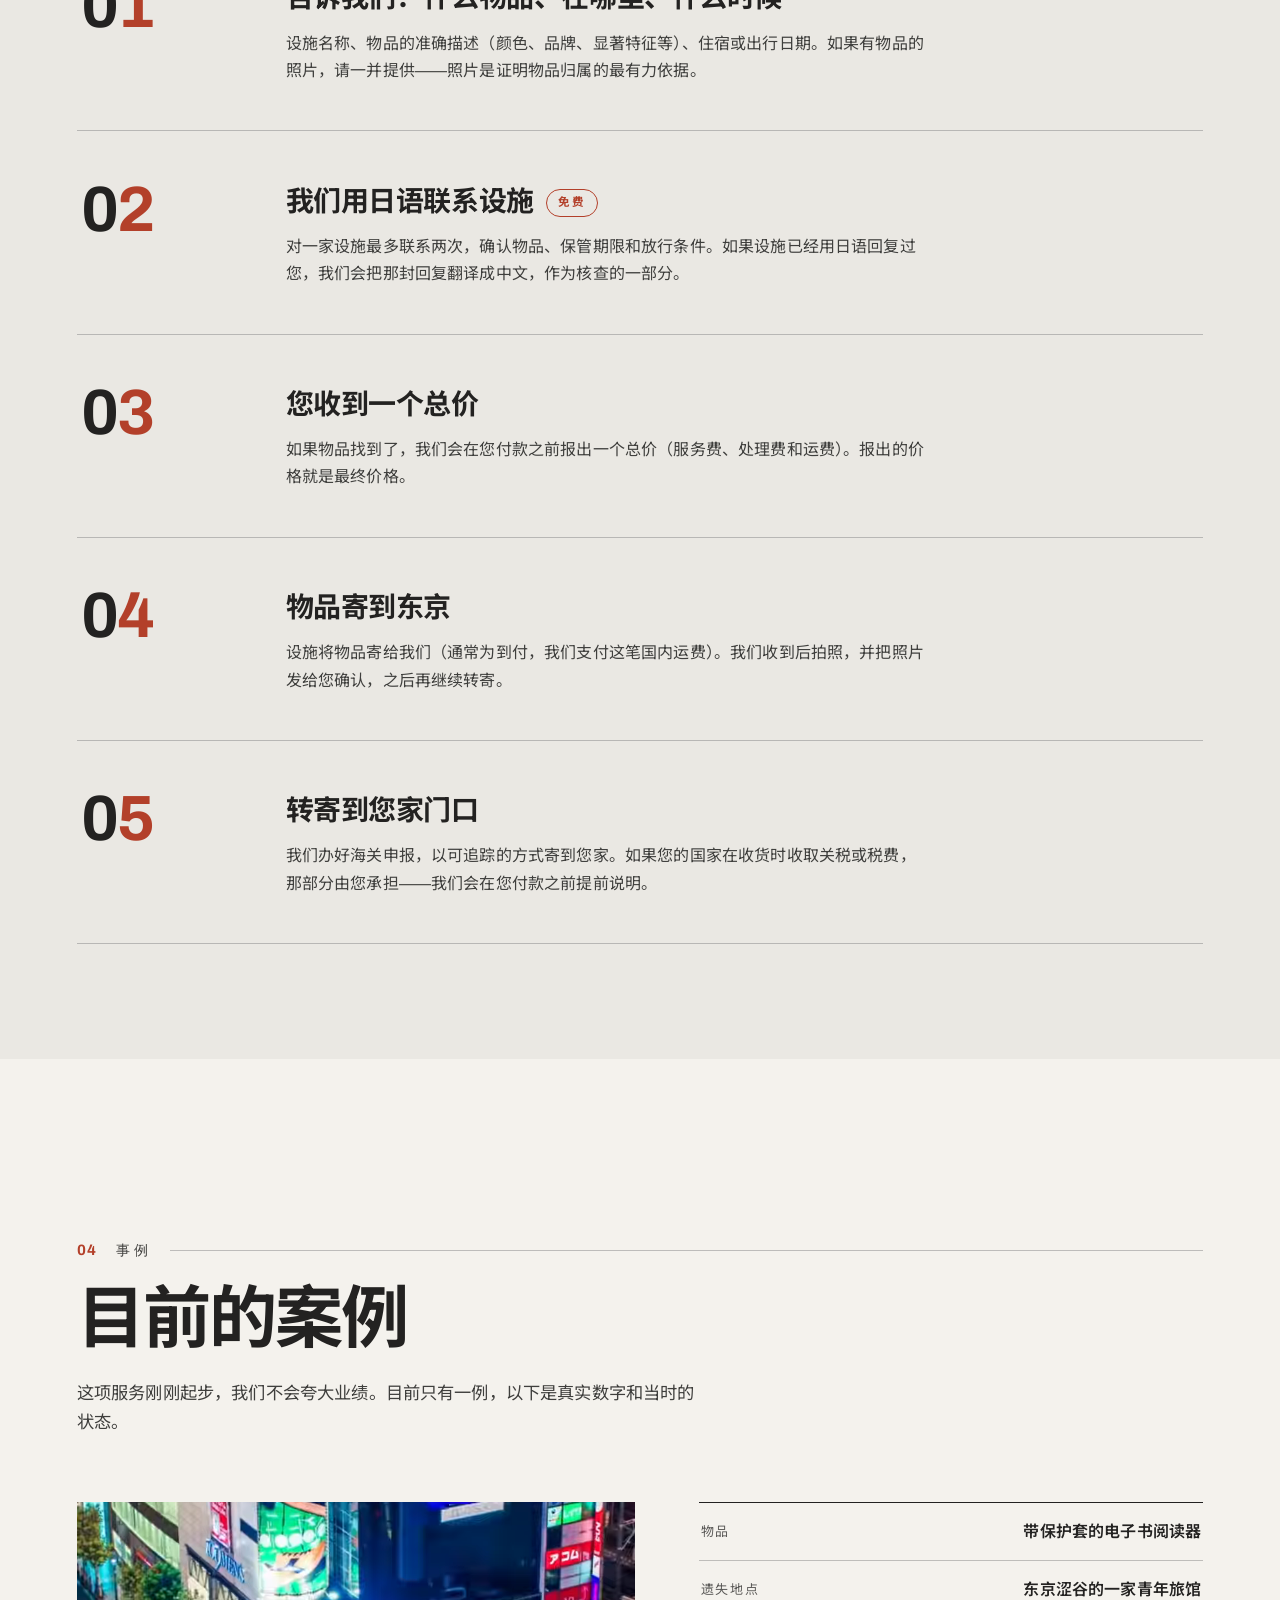
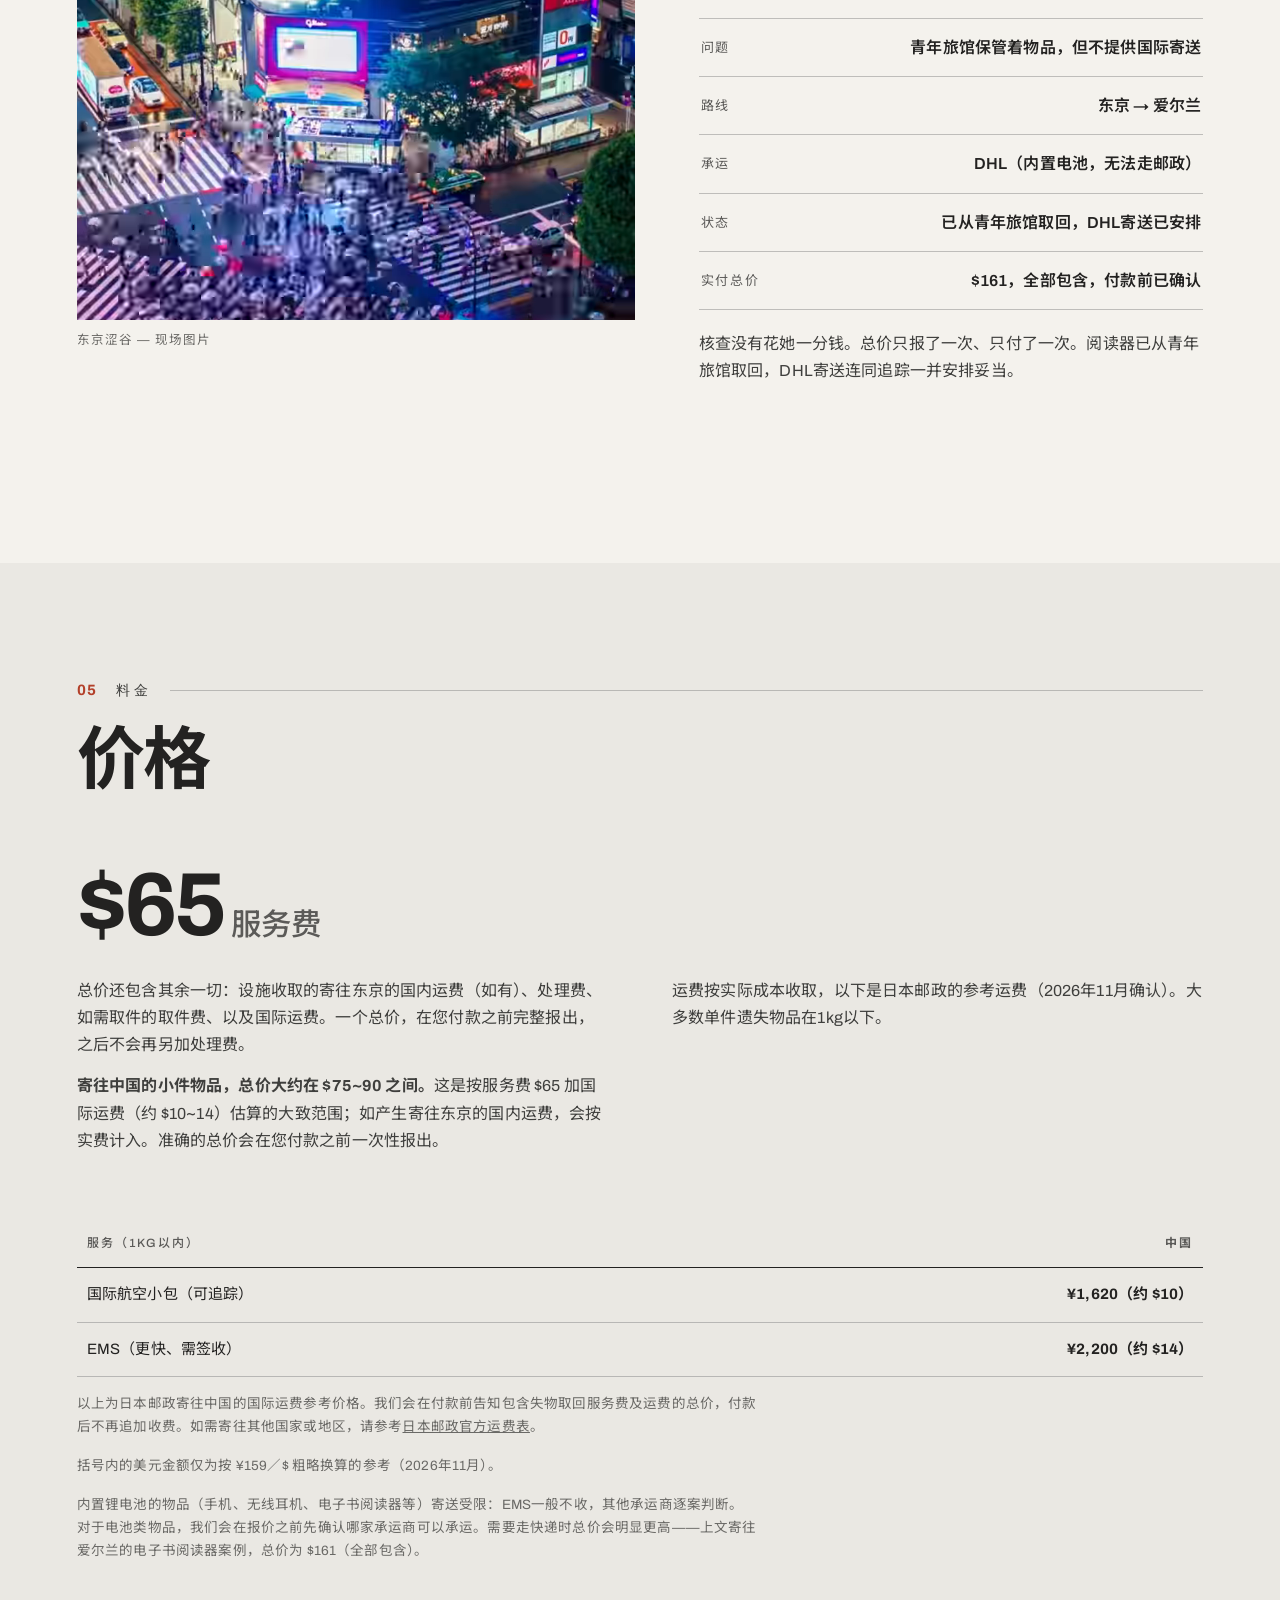
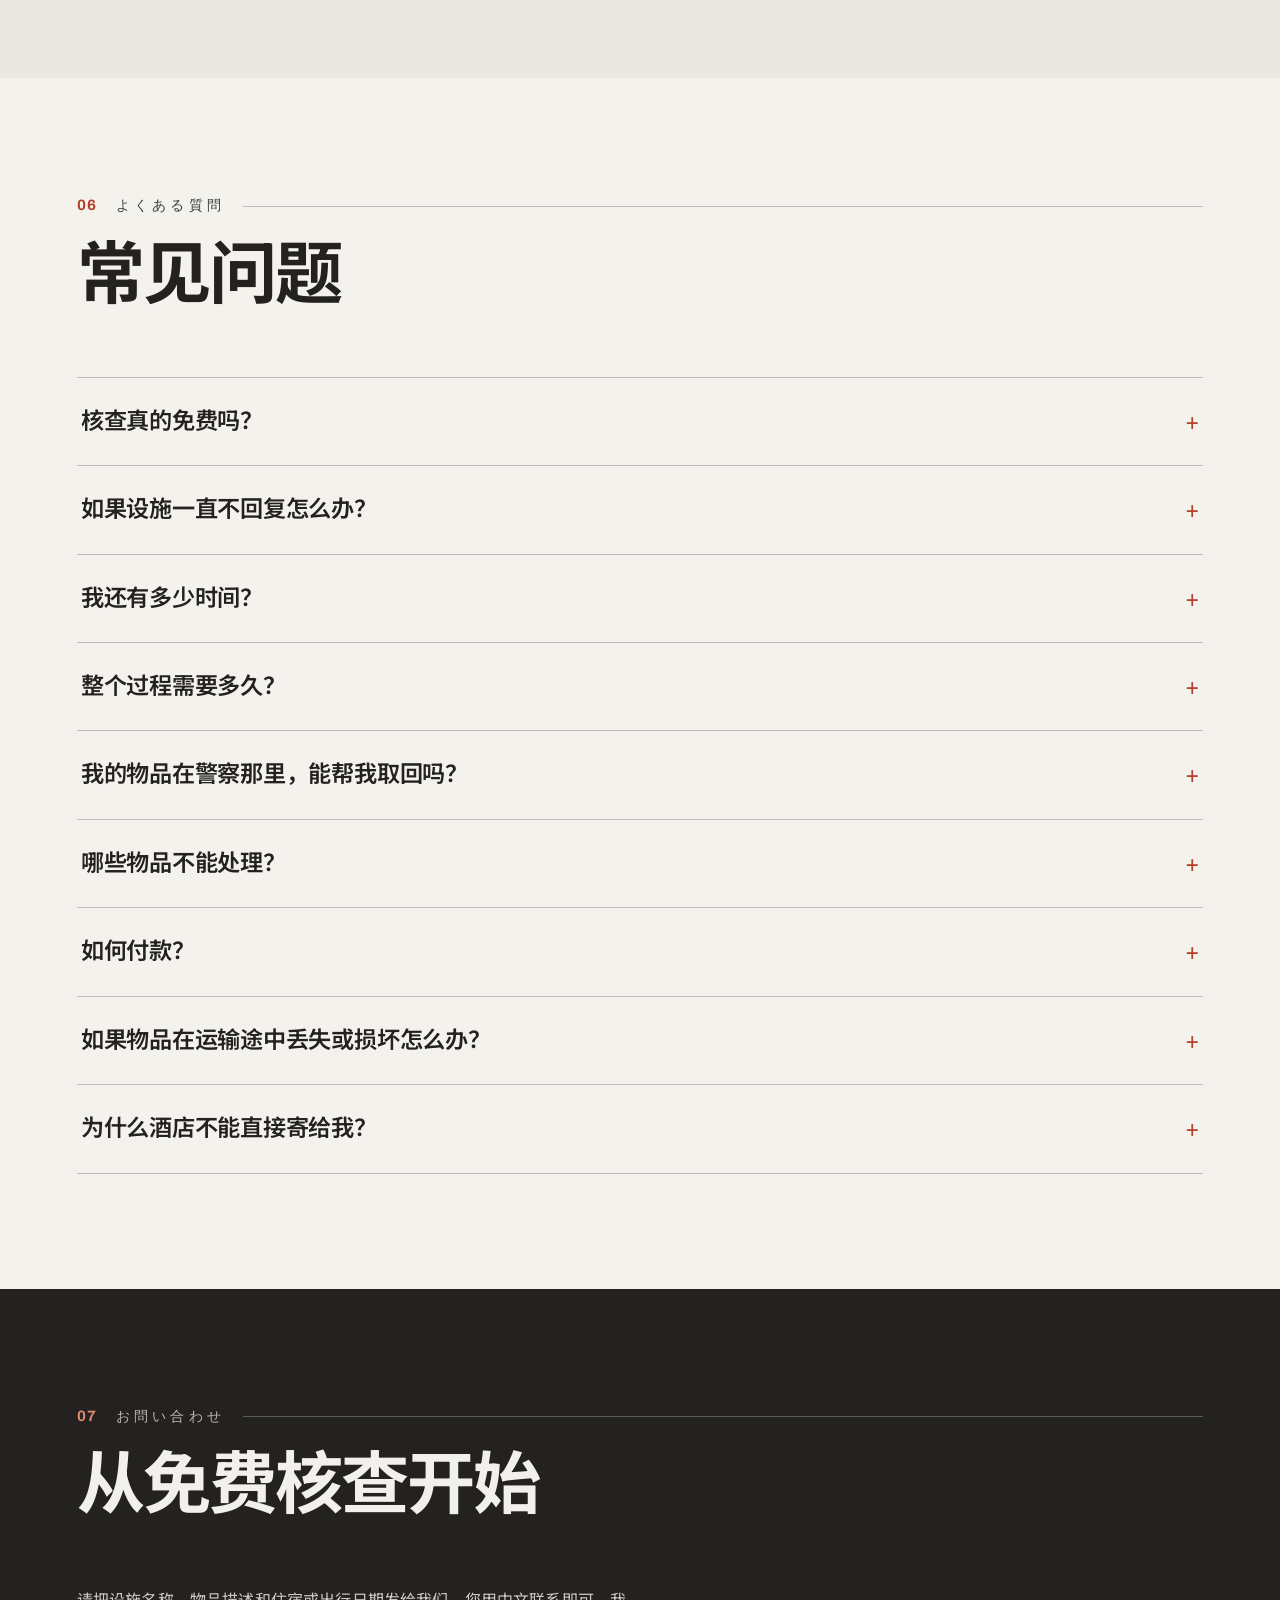
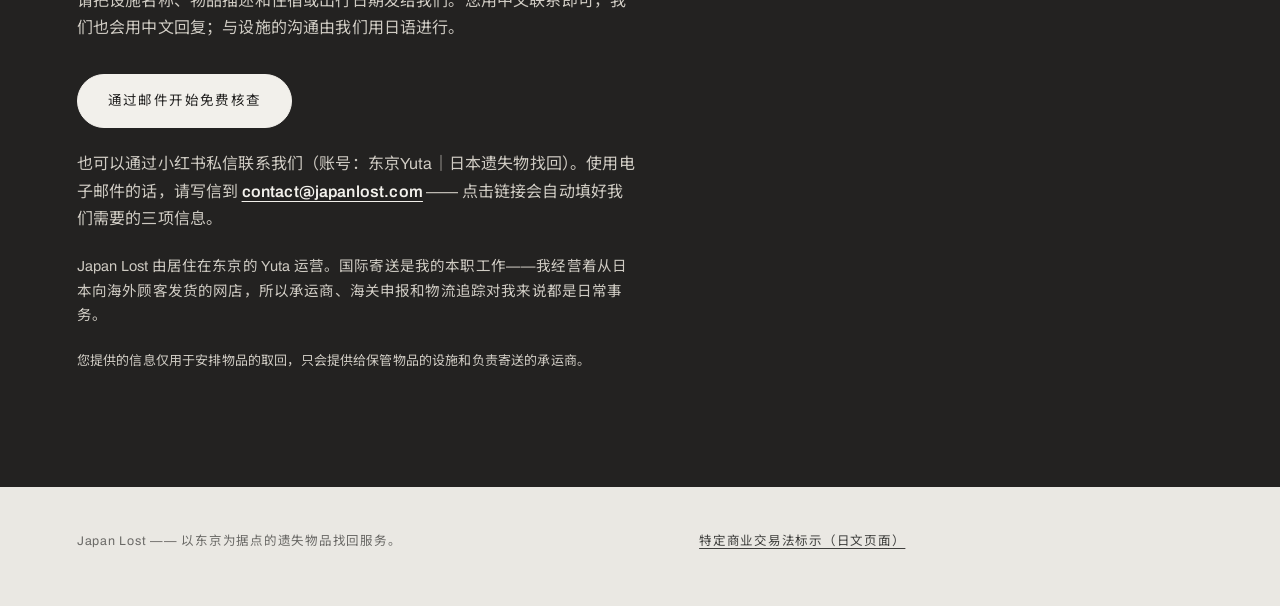
<file: zh/index.html>
<!DOCTYPE html>
<html lang="zh-CN">
<head>
<meta charset="utf-8">
<meta name="viewport" content="width=device-width, initial-scale=1">
<title>日本遗失物品找回服务 | Japan Lost</title>
<meta name="description" content="把物品落在日本的酒店、电车或机场，人已经回国了——我们可以免费帮您用日语联系失物所在的设施，确认物品是否还在、以及如何取回。如果可以找回，我们会在您付款之前，一次性报出包含全部费用的总价。">
<link rel="canonical" href="https://japanlost.com/zh/">
<link rel="alternate" hreflang="en" href="https://japanlost.com/">
<link rel="alternate" hreflang="ko" href="https://japanlost.com/ko/">
<link rel="alternate" hreflang="zh-Hans" href="https://japanlost.com/zh/">
<link rel="alternate" hreflang="x-default" href="https://japanlost.com/">
<meta property="og:locale" content="zh_CN">
<meta property="og:locale:alternate" content="en_US">
<meta property="og:locale:alternate" content="ko_KR">
<meta property="og:type" content="website">
<meta property="og:title" content="日本遗失物品找回服务 | Japan Lost">
<meta property="og:description" content="把物品落在日本的酒店、电车或机场，人已经回国了——我们可以免费帮您用日语联系失物所在的设施，确认物品是否还在、以及如何取回。如果可以找回，我们会在您付款之前，一次性报出包含全部费用的总价。">
<meta property="og:url" content="https://japanlost.com/zh/">
<meta property="og:image" content="https://japanlost.com/assets/hero-shibuya-poster.jpg">
<meta property="og:site_name" content="Japan Lost">
<meta name="twitter:card" content="summary_large_image">
<meta name="twitter:title" content="日本遗失物品找回服务 | Japan Lost">
<meta name="twitter:description" content="把物品落在日本的酒店、电车或机场，人已经回国了——我们可以免费帮您用日语联系失物所在的设施，确认物品是否还在、以及如何取回。如果可以找回，我们会在您付款之前，一次性报出包含全部费用的总价。">
<meta name="twitter:image" content="https://japanlost.com/assets/hero-shibuya-poster.jpg">
<link rel="icon" href="/favicon.ico" sizes="any">
<link rel="icon" type="image/png" sizes="32x32" href="/favicon-32.png">
<link rel="apple-touch-icon" href="/apple-touch-icon.png">
<meta name="theme-color" content="#232221">
<link rel="preconnect" href="https://fonts.googleapis.com">
<link rel="preconnect" href="https://fonts.gstatic.com" crossorigin>
<link rel="preload" as="style" href="https://fonts.googleapis.com/css2?family=Archivo:wght@400;500;600;700&family=Noto+Sans+SC:wght@400;500;600;700&family=Noto+Serif+SC:wght@600;700&family=Shippori+Mincho:wght@600&display=swap" onload="this.onload=null;this.rel='stylesheet'">
<noscript><link href="https://fonts.googleapis.com/css2?family=Archivo:wght@400;500;600;700&family=Noto+Sans+SC:wght@400;500;600;700&family=Noto+Serif+SC:wght@600;700&family=Shippori+Mincho:wght@600&display=swap" rel="stylesheet"></noscript>
<link rel="stylesheet" href="/style.css">
<style>
/* ZH page only — font fallbacks for Chinese glyphs.
   Latin text keeps Archivo / Shippori Mincho; Chinese glyphs fall through to
   Noto Sans SC (body & headings) and Noto Serif SC (serif accent spans). */
:root{
  --font-en:"Archivo","Noto Sans SC","PingFang SC","Microsoft YaHei",Helvetica,Arial,sans-serif;
  --font-jp:"Noto Serif SC","Shippori Mincho","Songti SC","STSong",serif;
}
.lang-switch{display:inline-flex;gap:10px;align-items:center}
.lang-switch .ls-cur{font-size:12.5px;letter-spacing:.12em;font-weight:700;mix-blend-mode:difference}
</style>
<script>/* Reveal animations only when motion is acceptable; otherwise content is simply visible. */if(!window.matchMedia("(prefers-reduced-motion: reduce)").matches){document.documentElement.classList.add("motion-on");}</script>
<script type="application/ld+json">
{
 "@context": "https://schema.org",
 "@type": "FAQPage",
 "mainEntity": [
  {
   "@type": "Question",
   "name": "核查真的免费吗？",
   "acceptedAnswer": {
    "@type": "Answer",
    "text": "真的。联系一家设施、最多两次，不收取任何费用。如果没找到、设施不放行、或设施可以直接寄给您，都无需付款。如果需要联系第二家设施或进一步跟进，我们会在开始之前先报价。"
   }
  },
  {
   "@type": "Question",
   "name": "如果设施一直不回复怎么办？",
   "acceptedAnswer": {
    "@type": "Answer",
    "text": "我们最多联系两次。如果仍无回复，免费核查到此结束——我们会告诉您我们做了哪些尝试，您无需支付任何费用。"
   }
  },
  {
   "@type": "Question",
   "name": "我还有多少时间？",
   "acceptedAnswer": {
    "@type": "Answer",
    "text": "取决于遗失地点。酒店通常保管1到3个月；电车物品最紧急，大约一周内就会移交警察；警察自公示之日起保管3个月。请先确认截止日期，它决定了还有什么能做。"
   }
  },
  {
   "@type": "Question",
   "name": "整个过程需要多久？",
   "acceptedAnswer": {
    "@type": "Answer",
    "text": "核查取决于设施的回复速度，可能需要几天，有时更久；如果联系两次仍无答复，我们会告知您，免费核查随之结束。物品到达我们这里之后，转寄时间取决于目的地和寄送方式：邮政需要几天到几周，快递更快。爱尔兰案例中，DHL预计约3天。"
   }
  },
  {
   "@type": "Question",
   "name": "我的物品在警察那里，能帮我取回吗？",
   "acceptedAnswer": {
    "@type": "Answer",
    "text": "不能——我们也不会为此向您收费。警察放行遗失物品通常需要本人到场，或通过日本国内邮寄并附上签名的授权书。我们可以免费为您说明如何提交失物申报，以及您的物品最可能被保管在哪里。"
   }
  },
  {
   "@type": "Question",
   "name": "哪些物品不能处理？",
   "acceptedAnswer": {
    "@type": "Answer",
    "text": "护照和官方证件——请向您的大使馆和保管的警察局申报。现金、易腐食品和危险品也不在范围内。电池类物品因承运商限制，逐案确认。"
   }
  },
  {
   "@type": "Question",
   "name": "如何付款？",
   "acceptedAnswer": {
    "@type": "Answer",
    "text": "只有在您看过总价并同意之后才需要付款，之前从不需要。您直接联系我们的话，我们会按约定总价发送一个支付链接，您可使用信用卡或支付宝（Alipay）完成付款。"
   }
  },
  {
   "@type": "Question",
   "name": "如果物品在运输途中丢失或损坏怎么办？",
   "acceptedAnswer": {
    "@type": "Answer",
    "text": "我们会仔细包装，寄出前拍照，并全程使用可追踪的寄送方式。如果包裹在运输途中丢失或损坏，我们会协助您向承运商索赔。赔偿以承运商条款和寄送时申报的价值为准，因此我们会在寄送之前与您确认申报价值。需要说明的是，我们无法保证承运商的赔偿决定。"
   }
  },
  {
   "@type": "Question",
   "name": "为什么酒店不能直接寄给我？",
   "acceptedAnswer": {
    "@type": "Answer",
    "text": "通常有三个现实原因：酒店需要替他人填写其物品的海关申报；国际邮费无法到付；而且他们的整套流程只针对日本国内退回而设。"
   }
  }
 ]
}
</script>
<script type="application/ld+json">
{
  "@context": "https://schema.org",
  "@graph": [
    {
      "@type": "Organization",
      "@id": "https://japanlost.com/#org",
      "name": "Japan Lost",
      "url": "https://japanlost.com/",
      "email": "contact@japanlost.com",
      "founder": {
        "@type": "Person",
        "name": "Yuta"
      },
      "address": {
        "@type": "PostalAddress",
        "addressLocality": "Tokyo",
        "addressCountry": "JP"
      },
      "areaServed": "Worldwide",
      "sameAs": [
        "https://www.fiverr.com/yuta_jpnn"
      ]
    },
    {
      "@type": "Service",
      "@id": "https://japanlost.com/zh/#service",
      "name": "Japan Lost",
      "serviceType": "Lost item recovery",
      "provider": {
        "@id": "https://japanlost.com/#org"
      },
      "areaServed": "Worldwide",
      "description": "我们可以免费帮您用日语联系失物所在的设施，确认物品是否还在、以及如何取回。如果可以找回，我们会在您付款之前，一次性报出包含全部费用的总价。",
      "offers": [
        {
          "@type": "Offer",
          "name": "免费首次设施核查",
          "description": "我们会用日语联系一家设施（最多联系两次），确认物品是否仍在保管中、保管的截止日期、设施能否直接寄送到您家、取回物品需要提供什么。只核查，不收取任何费用。",
          "price": "0",
          "priceCurrency": "USD"
        },
        {
          "@type": "Offer",
          "name": "失物取回与国际转寄",
          "description": "如果物品找到了、但设施只能在日本国内寄送，我们会在您付款之前一次性报出全部费用：服务费 $65、处理费、如需上门取件的取件费，以及日本国内和国际两段运费。之后不会再追加任何费用。没找到、或设施不放行——您无需支付任何费用。"
        }
      ]
    }
  ]
}
</script>
</head>
<body>

<header class="site-header">
  <a class="wordmark" href="#top"><span class="wm-b">JAPAN</span><span class="wm-dot" aria-hidden="true"></span><span class="wm-light">LOST</span></a>
  <nav class="site-nav">
    <a href="#guide">指南</a>
    <a href="#service">服务</a>
    <a class="nav-opt" href="#process">流程</a>
    <a class="nav-opt" href="#case">案例</a>
    <a href="#pricing">价格</a>
    <a class="nav-opt" href="#faq">常见问题</a>
    <a href="#contact">联系我们</a>
  <span class="lang-switch"><a href="/" hreflang="en">EN</a><a href="/ko/" hreflang="ko">한국어</a><span class="ls-cur" aria-current="page">中文</span></span>
  </nav>
</header>

<!-- ============ HERO ============ -->
<section class="hero" id="top">
  <div class="hero-media" data-parallax>
    <video autoplay muted loop playsinline preload="metadata" poster="/assets/hero-shibuya-poster.jpg" id="heroVideo">
      <source src="/assets/hero-shibuya.webm" type="video/webm">
      <source src="/assets/hero-shibuya.mp4" type="video/mp4">
    </video>
  </div>
  <div class="hero-inner">
    <p class="hero-kicker">东京，日本 — <span class="jp">遗失物品找回服务</span></p>
    <h1>在日本旅行时把东西落在酒店、电车或机场，<span class="thin">回到家后还能找回吗？</span></h1>
    <p class="hero-sub">把物品落在日本的酒店、电车或机场，人已经回国了——我们可以免费帮您用日语联系失物所在的设施，确认物品是否还在、以及如何取回。如果可以找回，我们会在您付款之前，一次性报出包含全部费用的总价。</p>
    <p class="hero-jp">落在日本的遗失物品，可以找回。</p>
    <div class="hero-actions">
      <a class="btn solid" href="#contact">免费核查</a>
      <a class="btn" href="#guide">阅读指南</a>
    </div>
  </div>
  <div class="hero-meta">
    <div><b>免费</b>首次设施核查</div>
    <div><b>一个总价</b>付款前一次性报出</div>
    <div class="meta-wide">运营地点在东京——我们在这里接收您的物品，拍照确认，再转寄到您家。</div>
  </div>
</section>

<!-- ============ 01 GUIDE ============ -->
<section class="section" id="guide">
  <div class="sec-head" data-reveal>
    <div class="sec-index"><span class="sec-num">01</span><span class="sec-jp">ガイド</span></div>
    <h2 class="sec-title">在日本遗失物品，先知道这些</h2>
    <p class="sec-lede">在日本遗失的物品，大多数都可以找回，前提是在保管期限内行动。先联系遗失地点，确认对方是否保管着您的物品、保管到什么时候、能否直接寄给您。后续处理都取决于这几个答复。</p>
  </div>

  <div class="facts">
    <div class="fact" data-reveal><p class="n">1~3<small>个月</small></p><p class="cap">酒店、青年旅馆和日式旅馆通常在这个期限内保管遗失物品。规模较小的住宿设施可能会更早处理掉。</p></div>
    <div class="fact" data-reveal style="--d:.09s"><p class="n">7<small>天</small></p><p class="cap">铁路公司的处理速度很快。车站只保管几天，无人认领的物品大约一周内就会移交警察。</p></div>
    <div class="fact" data-reveal style="--d:.31s"><p class="n">3<small>个月</small></p><p class="cap">警察自公示之日起保管遗失物品3个月。超过这个期限，基本就无法找回了。</p></div>
  </div>

  <div class="rows" data-reveal>
    <a class="row" href="#service"><span class="r-num">a.</span><span class="r-title">落在酒店的物品</span><span class="r-arrow">→</span><span class="r-desc">最有可能找回的情况。酒店前台有登记记录，常见的难点是只能寄送到日本国内。</span></a>
    <a class="row" href="#service"><span class="r-num">b.</span><span class="r-title">落在电车上的物品</span><span class="r-arrow">→</span><span class="r-desc">时间紧迫。每家铁路公司都有自己的失物招领窗口，物品会送到中央保管处，再移交警察。</span></a>
    <a class="row" href="#service"><span class="r-num">c.</span><span class="r-title">落在机场的物品</span><span class="r-arrow">→</span><span class="r-desc">有两个窗口：公共区域遗失的找航站楼，机舱内遗失的找航空公司。两边都要联系。</span></a>
    <a class="row" href="#faq"><span class="r-num">d.</span><span class="r-title">已经移交警察的物品</span><span class="r-arrow">→</span><span class="r-desc">规则不同。请提交失物申报，并在3个月期限内行动。咨询免费。</span></a>
    <a class="row" href="/guide/"><span class="r-num">e.</span><span class="r-title">完整的分步指南</span><span class="r-arrow">→</span><span class="r-desc">酒店、电车、机场和警察各自的联系方式、保管期限与完整流程，都整理在这里。</span></a>
  </div>
</section>

<!-- ============ 02 SERVICE ============ -->
<div class="sec-alt-wrap">
<section class="section" id="service">
  <div class="sec-head" data-reveal>
    <div class="sec-index"><span class="sec-num">02</span><span class="sec-jp">サービス</span></div>
    <h2 class="sec-title">回国之后，自己很难办到的三件事</h2>
    <p class="sec-lede">回国之后，通常有三件事自己很难办到：一个可以让设施寄送的日本国内地址、一位能用日语与设施沟通的人、一位能把包裹从日本转寄到您手上的人。这项服务正是为您提供这三点。</p>
  </div>
  <div class="cols">
    <div class="col" data-reveal>
      <span class="tag">第一步 — 免费</span>
      <h3>只核查，不收取任何费用。</h3>
      <p>请把设施名称、物品的描述、以及您的住宿或出行日期发给我们。我们会用日语联系一家设施（最多联系两次），确认以下四点：</p>
      <ul>
        <li>物品是否仍在保管中</li>
        <li>保管的截止日期</li>
        <li>设施能否直接寄送到您家</li>
        <li>取回物品需要提供什么</li>
      </ul>
      <p>如果设施可以直接寄到您家，我们会如实告诉您，事情到此结束，不收取任何费用。</p>
    </div>
    <div class="col" data-reveal style="--d:.22s">
      <span class="tag">第二步 — 找到后才收费</span>
      <h3>先报总价，再决定是否付款。</h3>
      <p>如果物品找到了、但设施只能在日本国内寄送，我们会在您付款之前一次性报出全部费用：服务费 $65、处理费、如需上门取件的取件费，以及日本国内和国际两段运费。之后不会再追加任何费用。</p>
      <ul>
        <li>设施将物品寄到我们在东京的地址</li>
        <li>我们拍照发给您，确认是您的物品</li>
        <li>我们以可追踪的方式转寄到您家</li>
        <li>没找到、或设施不放行 —— 您无需支付任何费用</li>
      </ul>
      <p>对于由警察保管的物品，我们只能提供流程指导；护照不在服务范围内。这些我们都会事先说清楚。</p>
    </div>
  </div>
</section>
</div>

<div class="media-band" data-reveal>
  <video class="mb-a" muted loop playsinline preload="none" data-lazy-video poster="/assets/train-interior-poster.jpg">
    <source src="/assets/train-interior.mp4" type="video/mp4">
  </video>
  <aside class="mb-panel">
    <h3>物品常被落下的地方</h3>
    <ul>
      <li>酒店 · 青年旅馆</li>
      <li>电车 · 巴士</li>
      <li>机场</li>
      <li>餐厅 · 商店</li>
    </ul>
  </aside>
</div>

<!-- ============ 03 PROCESS ============ -->
<section class="section" id="process">
  <div class="sec-head" data-reveal>
    <div class="sec-index"><span class="sec-num">03</span><span class="sec-jp">手順</span></div>
    <h2 class="sec-title">流程</h2>
  </div>
  <div class="steps">
    <div class="step" data-reveal><p class="s-num">0<span>1</span></p><div><h3>告诉我们：什么物品、在哪里、什么时候</h3><p>设施名称、物品的准确描述（颜色、品牌、显著特征等）、住宿或出行日期。如果有物品的照片，请一并提供——照片是证明物品归属的最有力依据。</p></div></div>
    <div class="step" data-reveal><p class="s-num">0<span>2</span></p><div><h3>我们用日语联系设施<span class="free">免费</span></h3><p>对一家设施最多联系两次，确认物品、保管期限和放行条件。如果设施已经用日语回复过您，我们会把那封回复翻译成中文，作为核查的一部分。</p></div></div>
    <div class="step" data-reveal><p class="s-num">0<span>3</span></p><div><h3>您收到一个总价</h3><p>如果物品找到了，我们会在您付款之前报出一个总价（服务费、处理费和运费）。报出的价格就是最终价格。</p></div></div>
    <div class="step" data-reveal><p class="s-num">0<span>4</span></p><div><h3>物品寄到东京</h3><p>设施将物品寄给我们（通常为到付，我们支付这笔国内运费）。我们收到后拍照，并把照片发给您确认，之后再继续转寄。</p></div></div>
    <div class="step" data-reveal><p class="s-num">0<span>5</span></p><div><h3>转寄到您家门口</h3><p>我们办好海关申报，以可追踪的方式寄到您家。如果您的国家在收货时收取关税或税费，那部分由您承担——我们会在您付款之前提前说明。</p></div></div>
  </div>
</section>

<!-- ============ 04 CASE ============ -->
<div class="sec-alt-wrap">
<section class="section section--quiet" id="case">
  <div class="sec-head">
    <div class="sec-index"><span class="sec-num">04</span><span class="sec-jp">事例</span></div>
    <h2 class="sec-title">目前的案例</h2>
    <p class="sec-lede">这项服务刚刚起步，我们不会夸大业绩。目前只有一例，以下是真实数字和当时的状态。</p>
  </div>
  <div class="case-grid">
    <figure>
      <video muted loop playsinline preload="none" data-lazy-video poster="/assets/street-shibuya-still.jpg" aria-label="东京涩谷——物品被落下的地区">
<source src="/assets/case-shibuya.webm" type="video/webm">
<source src="/assets/case-shibuya.mp4" type="video/mp4">
</video>
      <figcaption>东京涩谷 — 现场图片</figcaption>
    </figure>
    <div>
      <dl class="case-data">
        <div><dt>物品</dt><dd>带保护套的电子书阅读器</dd></div>
        <div><dt>遗失地点</dt><dd>东京涩谷的一家青年旅馆</dd></div>
        <div><dt>问题</dt><dd>青年旅馆保管着物品，但不提供国际寄送</dd></div>
        <div><dt>路线</dt><dd>东京 → 爱尔兰</dd></div>
        <div><dt>承运</dt><dd>DHL（内置电池，无法走邮政）</dd></div>
        <div><dt>状态</dt><dd>已从青年旅馆取回，DHL寄送已安排</dd></div>
        <div><dt>实付总价</dt><dd>$161，全部包含，付款前已确认</dd></div>
      </dl>
      <p class="case-note">核查没有花她一分钱。总价只报了一次、只付了一次。阅读器已从青年旅馆取回，DHL寄送连同追踪一并安排妥当。</p>
    </div>
  </div>
</section>
</div>

<!-- ============ 05 PRICING ============ -->
<section class="section" id="pricing">
  <div class="sec-head" data-reveal>
    <div class="sec-index"><span class="sec-num">05</span><span class="sec-jp">料金</span></div>
    <h2 class="sec-title">价格</h2>
  </div>
  <div class="price-lead" data-reveal>
    <p class="big">$65<small> 服务费</small></p>
  </div>
  <div class="cols" style="margin-top:26px">
    <div class="col" data-reveal>
      <p>总价还包含其余一切：设施收取的寄往东京的国内运费（如有）、处理费、如需取件的取件费、以及国际运费。一个总价，在您付款之前完整报出，之后不会再另加处理费。</p>
      <p><strong>寄往中国的小件物品，总价大约在 $75~90 之间。</strong>这是按服务费 $65 加国际运费（约 $10~14）估算的大致范围；如产生寄往东京的国内运费，会按实费计入。准确的总价会在您付款之前一次性报出。</p>
    </div>
    <div class="col" data-reveal style="--d:.18s">
      <p>运费按实际成本收取，以下是日本邮政的参考运费（2026年11月确认）。大多数单件遗失物品在1kg以下。</p>
    </div>
  </div>
  <div class="rates-wrap" data-reveal>
  <table class="rates">
    <tr><th>服务（1kg以内）</th><th class="n"><strong>中国</strong></th></tr>
    <tr><td>国际航空小包（可追踪）</td><td class="n"><strong>¥1,620（约 $10）</strong></td></tr>
    <tr><td>EMS（更快、需签收）</td><td class="n"><strong>¥2,200（约 $14）</strong></td></tr>
  </table>
  </div>
  <p class="fineprint" data-reveal>以上为日本邮政寄往中国的国际运费参考价格。我们会在付款前告知包含失物取回服务费及运费的总价，付款后不再追加收费。如需寄往其他国家或地区，请参考<a href="https://www.post.japanpost.jp/service/send/oversea/list/delivery/airpacket_cn.html" target="_blank" rel="noopener">日本邮政官方运费表</a>。</p>
  <p class="fineprint" data-reveal>括号内的美元金额仅为按 ¥159／$ 粗略换算的参考（2026年11月）。</p>
  <p class="fineprint" data-reveal>内置锂电池的物品（手机、无线耳机、电子书阅读器等）寄送受限：EMS一般不收，其他承运商逐案判断。对于电池类物品，我们会在报价之前先确认哪家承运商可以承运。需要走快递时总价会明显更高——上文寄往爱尔兰的电子书阅读器案例，总价为 $161（全部包含）。</p>
</section>

<!-- ============ 06 FAQ ============ -->
<div class="sec-alt-wrap">
<section class="section" id="faq">
  <div class="sec-head" data-reveal>
    <div class="sec-index"><span class="sec-num">06</span><span class="sec-jp">よくある質問</span></div>
    <h2 class="sec-title">常见问题</h2>
  </div>
  <div class="faq" data-reveal>
    <details>
      <summary>核查真的免费吗？</summary>
      <p>真的。联系一家设施、最多两次，不收取任何费用。如果没找到、设施不放行、或设施可以直接寄给您，都无需付款。如果需要联系第二家设施或进一步跟进，我们会在开始之前先报价。</p>
    </details>
    <details>
      <summary>如果设施一直不回复怎么办？</summary>
      <p>我们最多联系两次。如果仍无回复，免费核查到此结束——我们会告诉您我们做了哪些尝试，您无需支付任何费用。</p>
    </details>
    <details>
      <summary>我还有多少时间？</summary>
      <p>取决于遗失地点。酒店通常保管1到3个月；电车物品最紧急，大约一周内就会移交警察；警察自公示之日起保管3个月。请先确认截止日期，它决定了还有什么能做。</p>
    </details>
    <details>
      <summary>整个过程需要多久？</summary>
      <p>核查取决于设施的回复速度，可能需要几天，有时更久；如果联系两次仍无答复，我们会告知您，免费核查随之结束。物品到达我们这里之后，转寄时间取决于目的地和寄送方式：邮政需要几天到几周，快递更快。爱尔兰案例中，DHL预计约3天。</p>
    </details>
    <details>
      <summary>我的物品在警察那里，能帮我取回吗？</summary>
      <p>不能——我们也不会为此向您收费。警察放行遗失物品通常需要本人到场，或通过日本国内邮寄并附上签名的授权书。我们可以免费为您说明如何提交失物申报，以及您的物品最可能被保管在哪里。</p>
    </details>
    <details>
      <summary>哪些物品不能处理？</summary>
      <p>护照和官方证件——请向您的大使馆和保管的警察局申报。现金、易腐食品和危险品也不在范围内。电池类物品因承运商限制，逐案确认。</p>
    </details>
    <details>
      <summary>如何付款？</summary>
      <p>只有在您看过总价并同意之后才需要付款，之前从不需要。您直接联系我们的话，我们会按约定总价发送一个支付链接，您可使用信用卡或支付宝（Alipay）完成付款。</p>
    </details>
    <details>
      <summary>如果物品在运输途中丢失或损坏怎么办？</summary>
      <p>我们会仔细包装，寄出前拍照，并全程使用可追踪的寄送方式。如果包裹在运输途中丢失或损坏，我们会协助您向承运商索赔。赔偿以承运商条款和寄送时申报的价值为准，因此我们会在寄送之前与您确认申报价值。需要说明的是，我们无法保证承运商的赔偿决定。</p>
    </details>
    <details>
      <summary>为什么酒店不能直接寄给我？</summary>
      <p>通常有三个现实原因：酒店需要替他人填写其物品的海关申报；国际邮费无法到付；而且他们的整套流程只针对日本国内退回而设。</p>
    </details>
  </div>
</section>
</div>

<!-- ============ CONTACT ============ -->
<section class="section contact" id="contact">
  <div class="sec-head" data-reveal>
    <div class="sec-index"><span class="sec-num">07</span><span class="sec-jp">お問い合わせ</span></div>
    <h2 class="sec-title">从免费核查开始</h2>
  </div>
  <div data-reveal>
    <p>请把设施名称、物品描述和住宿或出行日期发给我们。您用中文联系即可，我们也会用中文回复；与设施的沟通由我们用日语进行。</p>
    <a class="btn solid" href="mailto:contact@japanlost.com?subject=%E5%85%8D%E8%B4%B9%E6%A0%B8%E6%9F%A5%E7%94%B3%E8%AF%B7&body=%E8%AE%BE%E6%96%BD%E5%90%8D%E7%A7%B0%EF%BC%9A%0A%E7%89%A9%E5%93%81%EF%BC%9A%0A%E4%BD%8F%E5%AE%BF%E6%88%96%E5%87%BA%E8%A1%8C%E6%97%A5%E6%9C%9F%EF%BC%9A">通过邮件开始免费核查</a>
    <p class="contact-alt">也可以通过小红书私信联系我们（账号：东京Yuta｜日本遗失物找回）。使用电子邮件的话，请写信到 <a class="contact-mail-link" href="mailto:contact@japanlost.com?subject=%E5%85%8D%E8%B4%B9%E6%A0%B8%E6%9F%A5%E7%94%B3%E8%AF%B7&body=%E8%AE%BE%E6%96%BD%E5%90%8D%E7%A7%B0%EF%BC%9A%0A%E7%89%A9%E5%93%81%EF%BC%9A%0A%E4%BD%8F%E5%AE%BF%E6%88%96%E5%87%BA%E8%A1%8C%E6%97%A5%E6%9C%9F%EF%BC%9A">contact@japanlost.com</a> —— 点击链接会自动填好我们需要的三项信息。</p>
    <p class="contact-about">Japan Lost 由居住在东京的 Yuta 运营。国际寄送是我的本职工作——我经营着从日本向海外顾客发货的网店，所以承运商、海关申报和物流追踪对我来说都是日常事务。</p>
    <p class="contact-privacy">您提供的信息仅用于安排物品的取回，只会提供给保管物品的设施和负责寄送的承运商。</p>
  </div>
</section>

<footer>
  <div>Japan Lost —— 以东京为据点的遗失物品找回服务。</div>
  <div><a href="/legal/">特定商业交易法标示（日文页面）</a></div>
  <div class="credits"></div>
</footer>

<script>
(function(){
  var saveData = navigator.connection && navigator.connection.saveData;
  var reduceMotion = window.matchMedia("(prefers-reduced-motion: reduce)").matches;
  var hero = document.getElementById("heroVideo");
  if (hero && (saveData || reduceMotion)) { hero.removeAttribute("autoplay"); hero.pause(); }
  var lazy = document.querySelectorAll("video[data-lazy-video]");
  if ("IntersectionObserver" in window && !saveData && !reduceMotion) {
    var io = new IntersectionObserver(function(entries){
      entries.forEach(function(e){ if (e.isIntersecting) { e.target.play(); } else { e.target.pause(); } });
    }, {threshold: 0.25});
    lazy.forEach(function(v){ io.observe(v); });
  }
})();
</script>
<script src="/motion.js"></script>
</body>
</html>
</file>
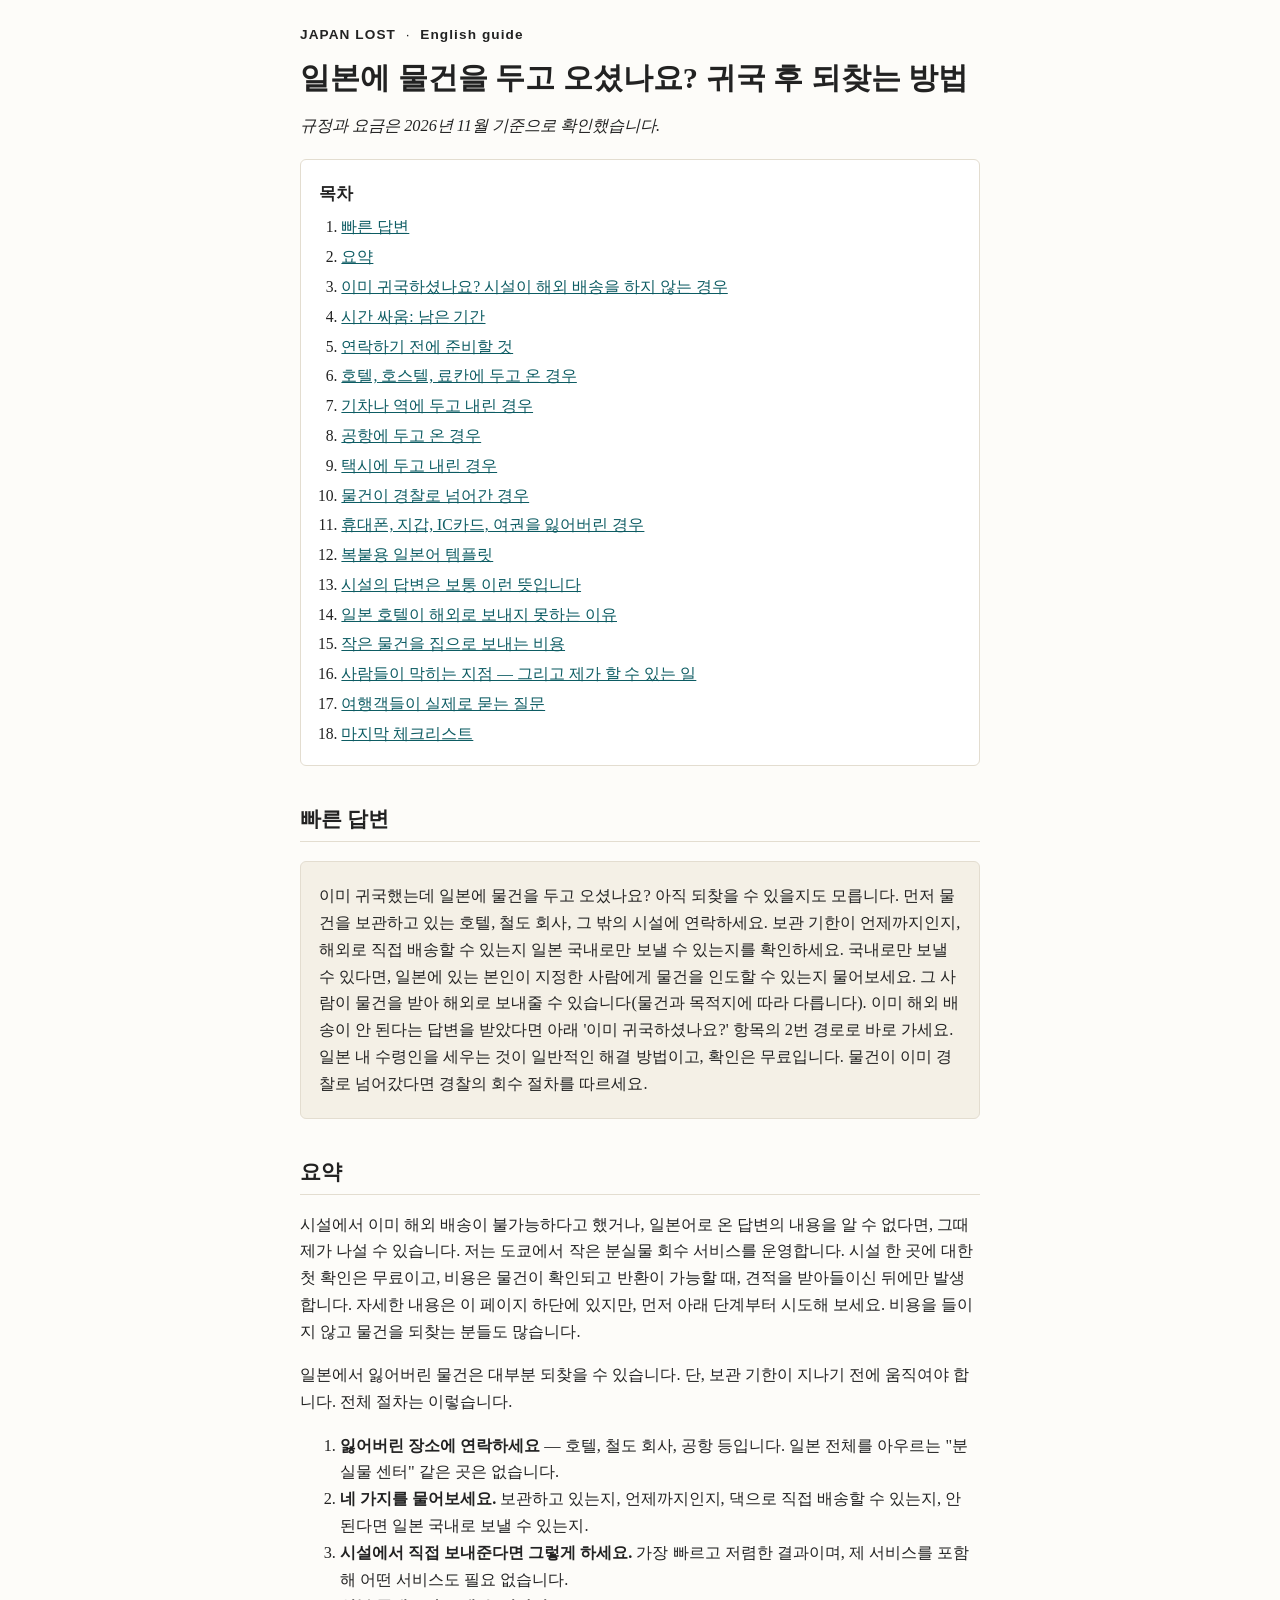
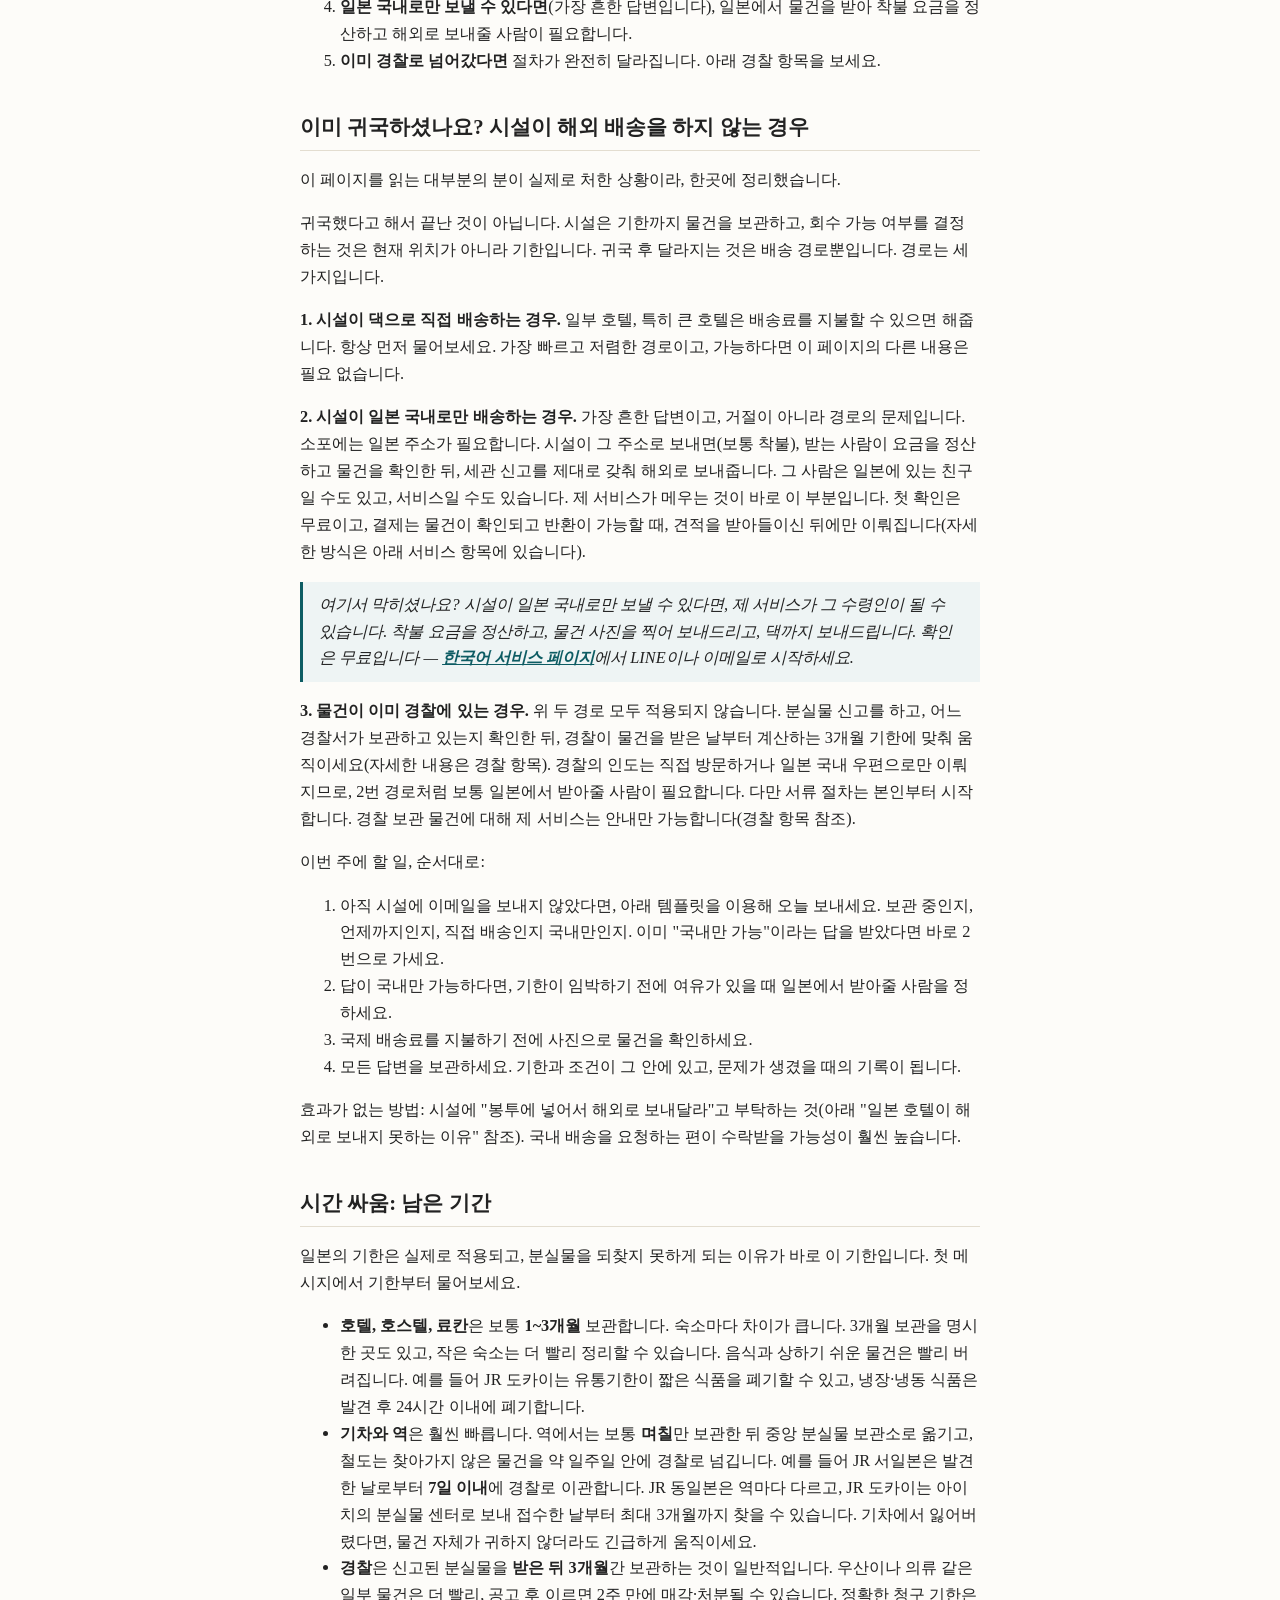
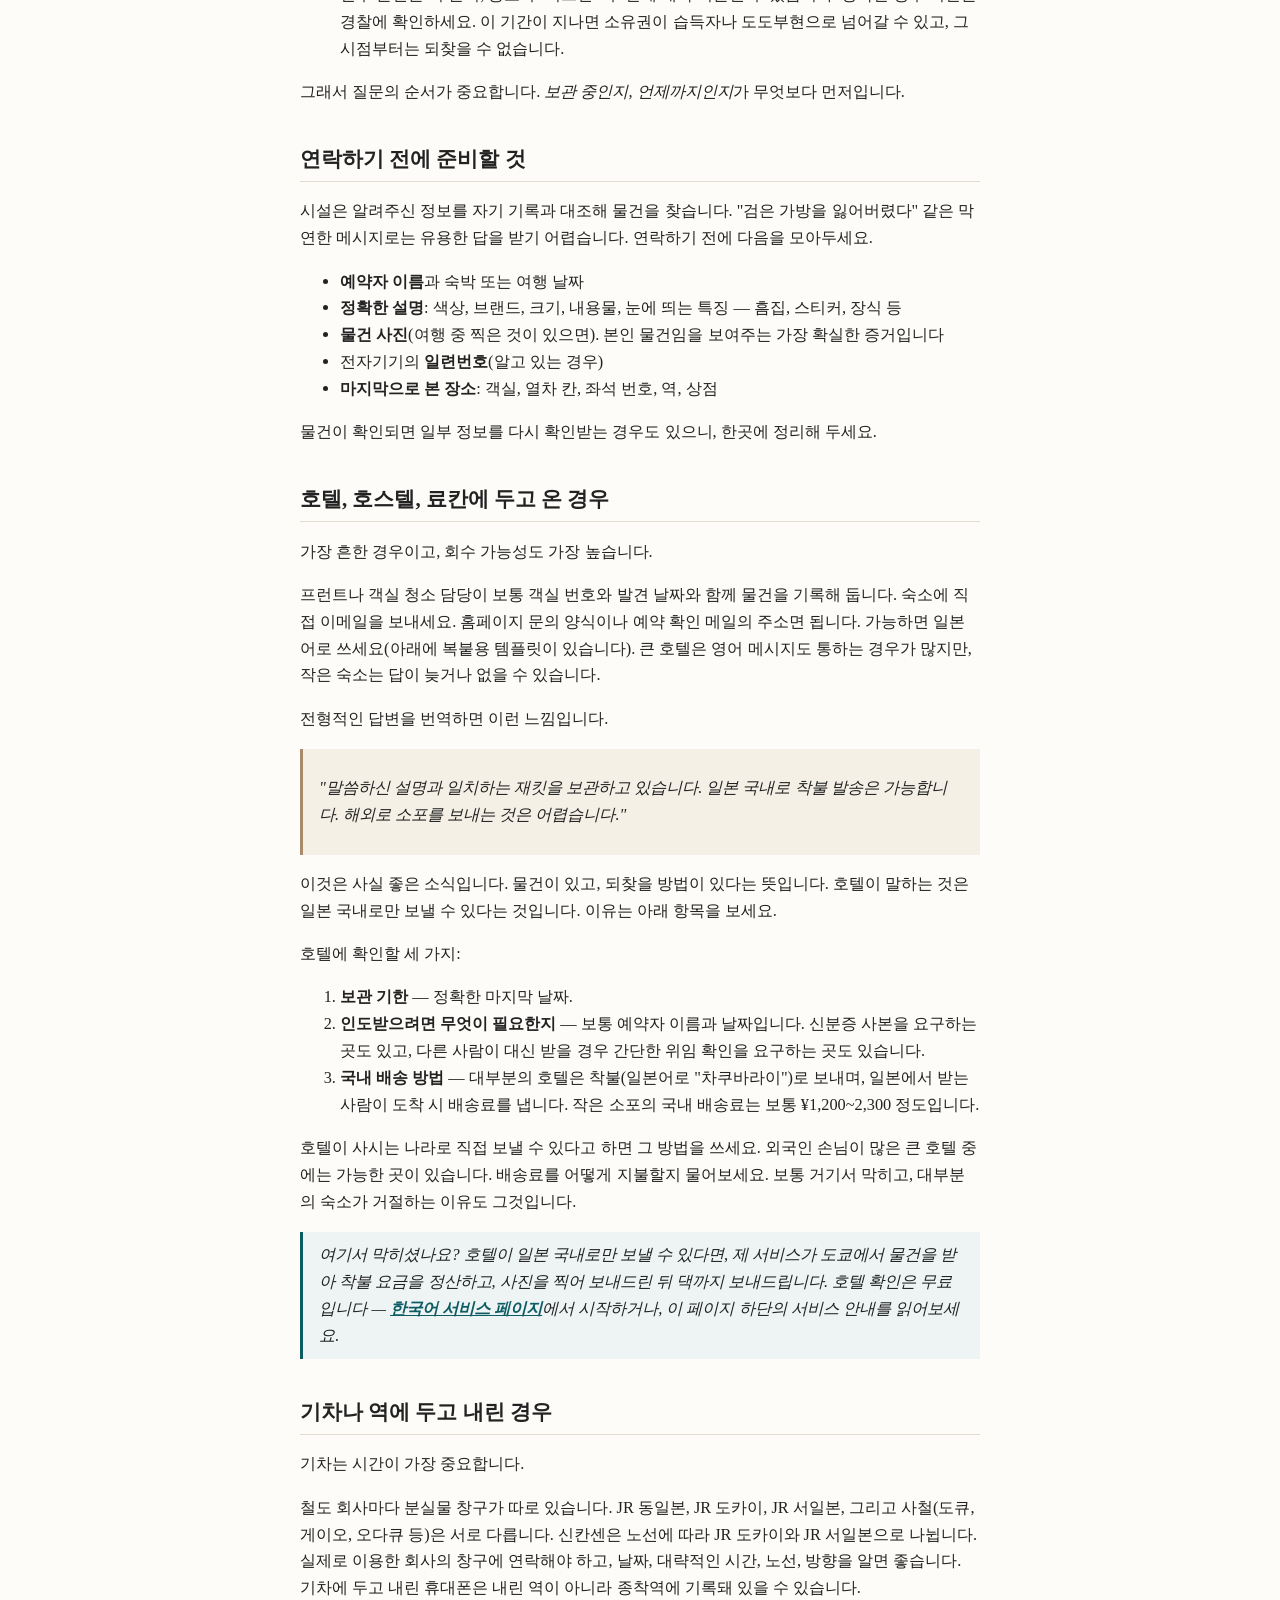
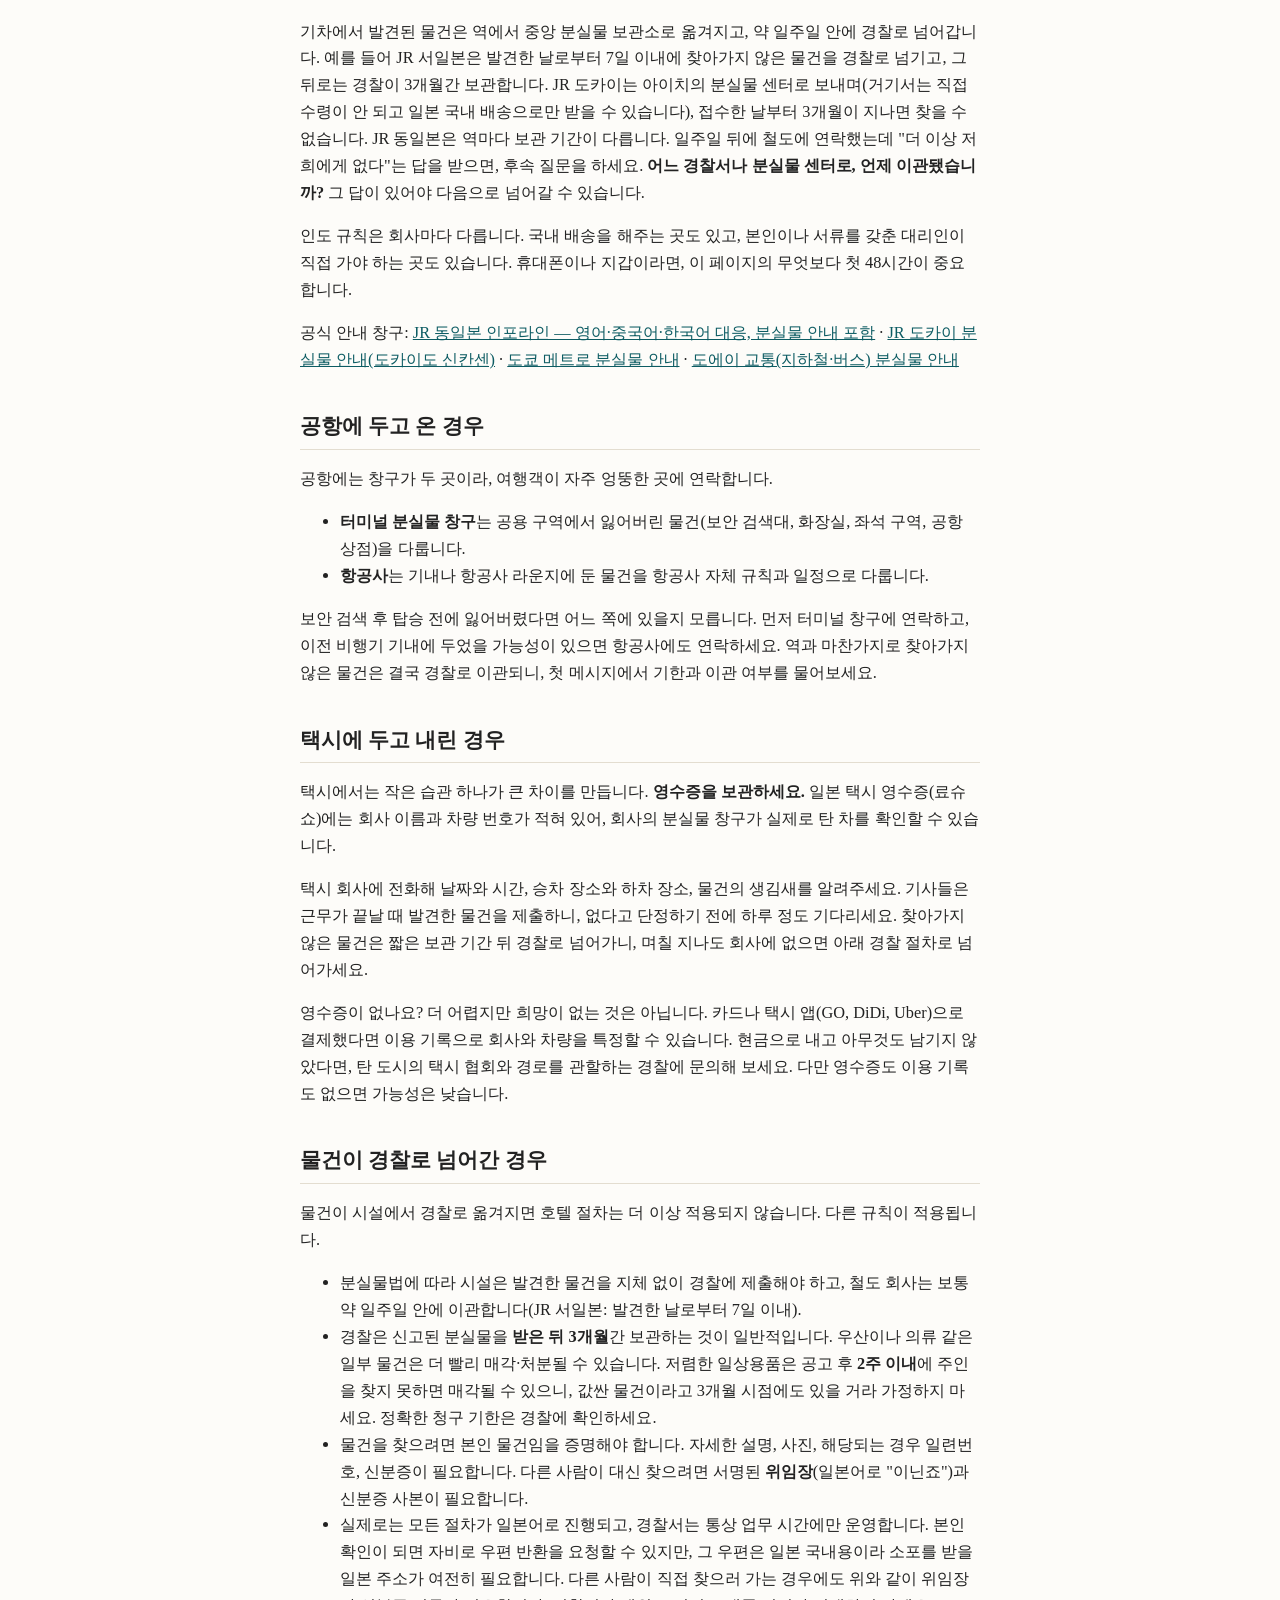
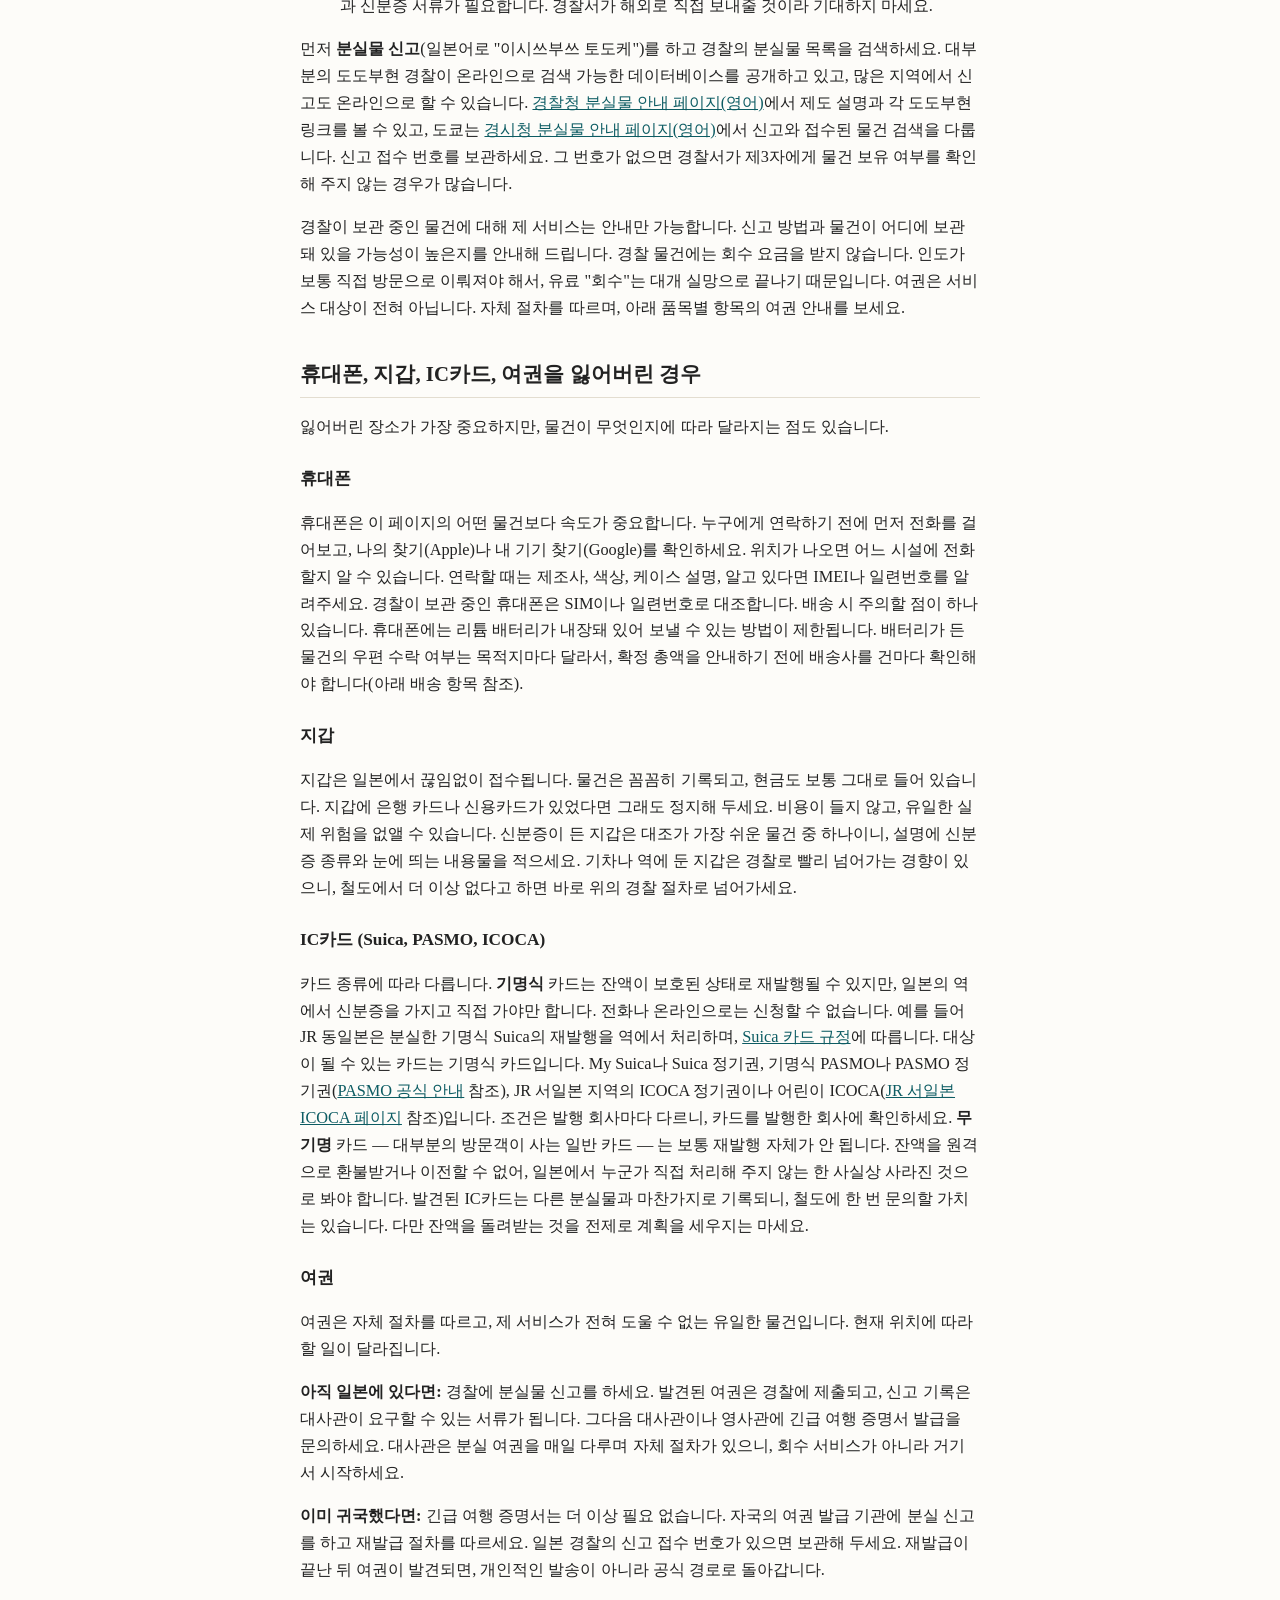
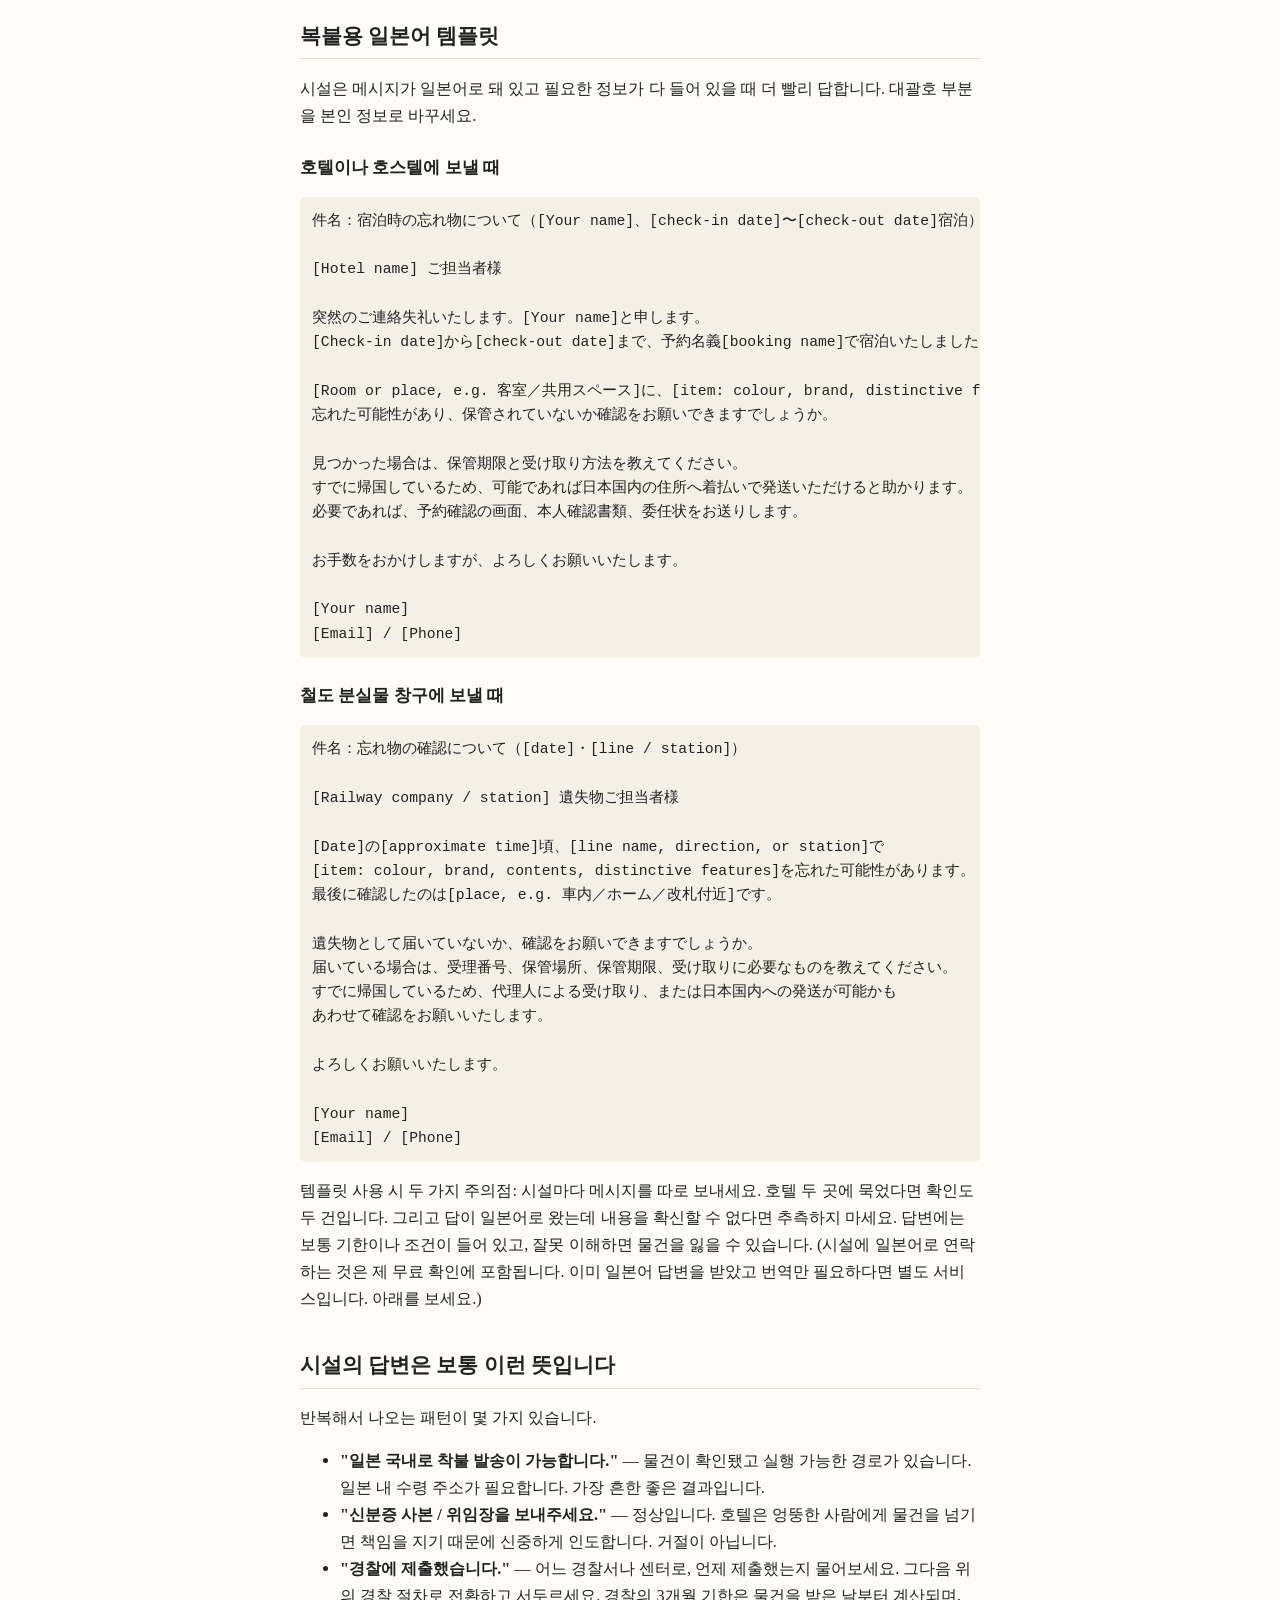
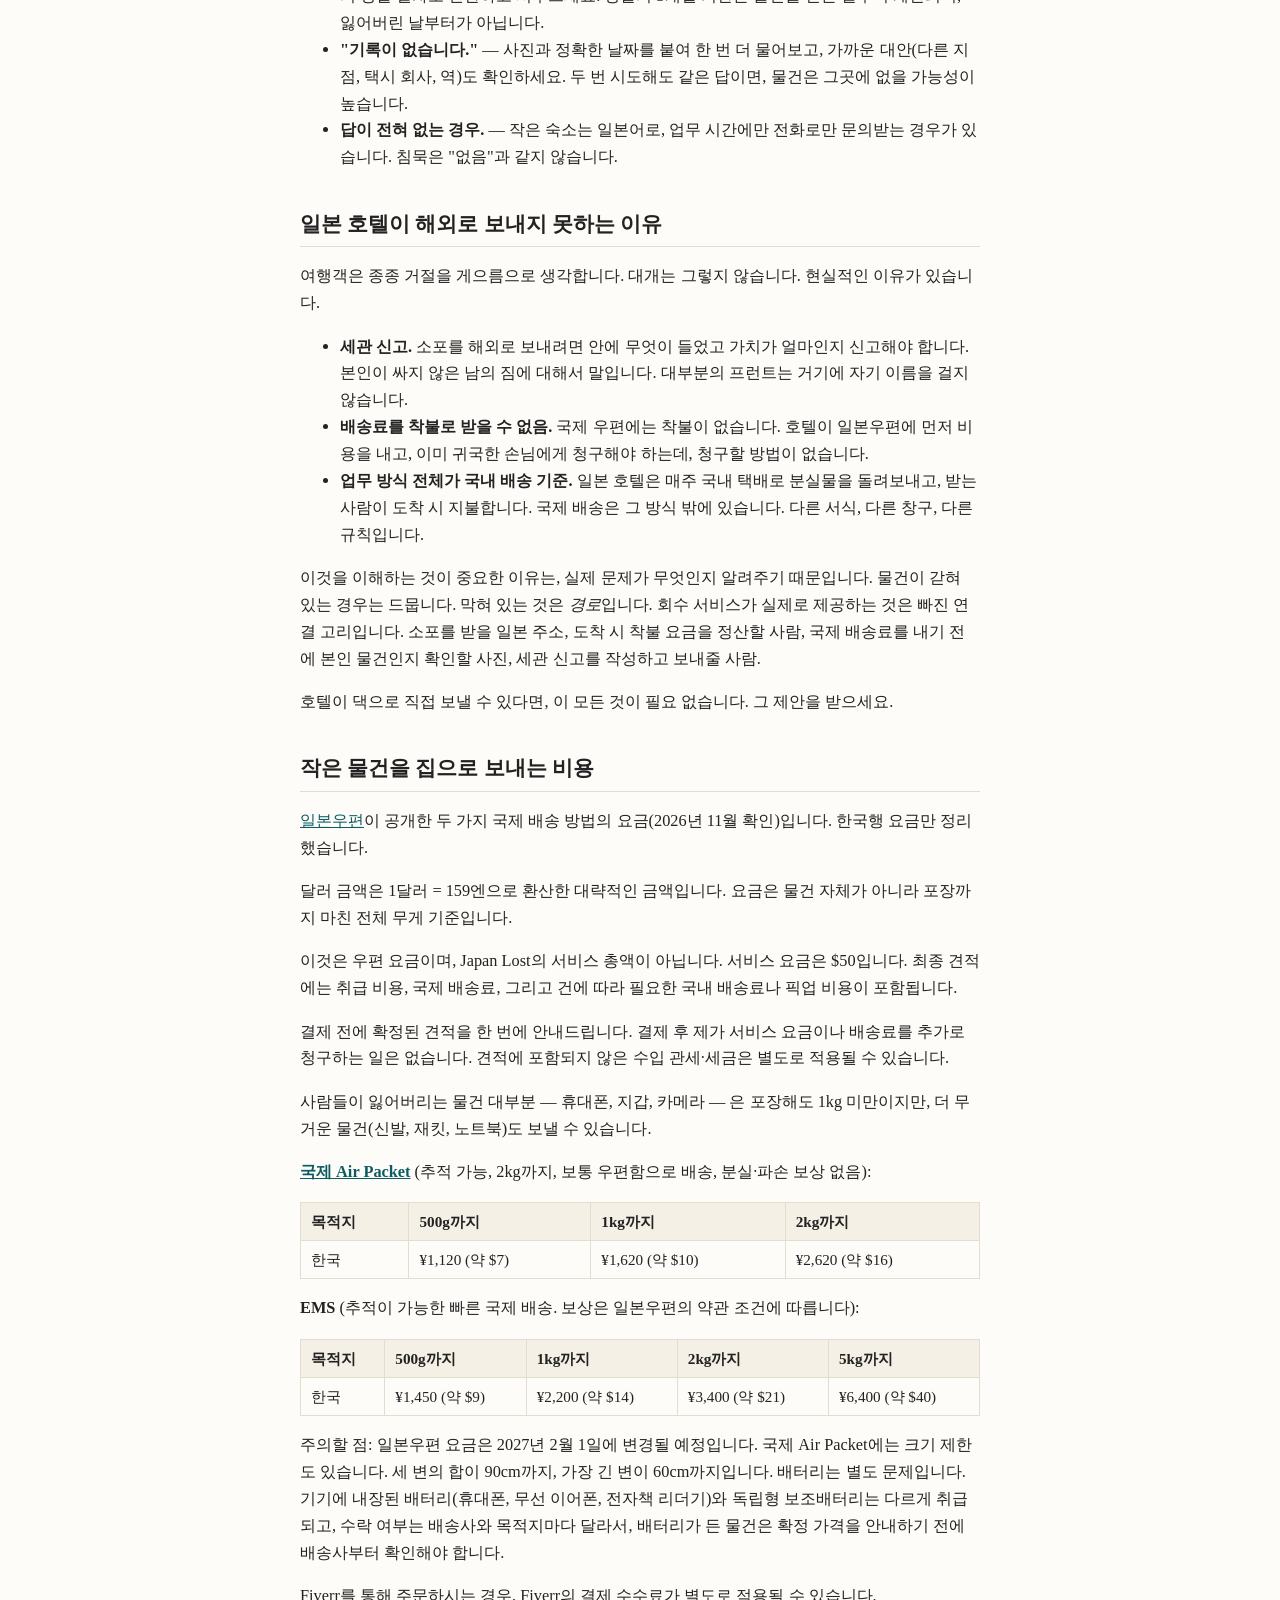
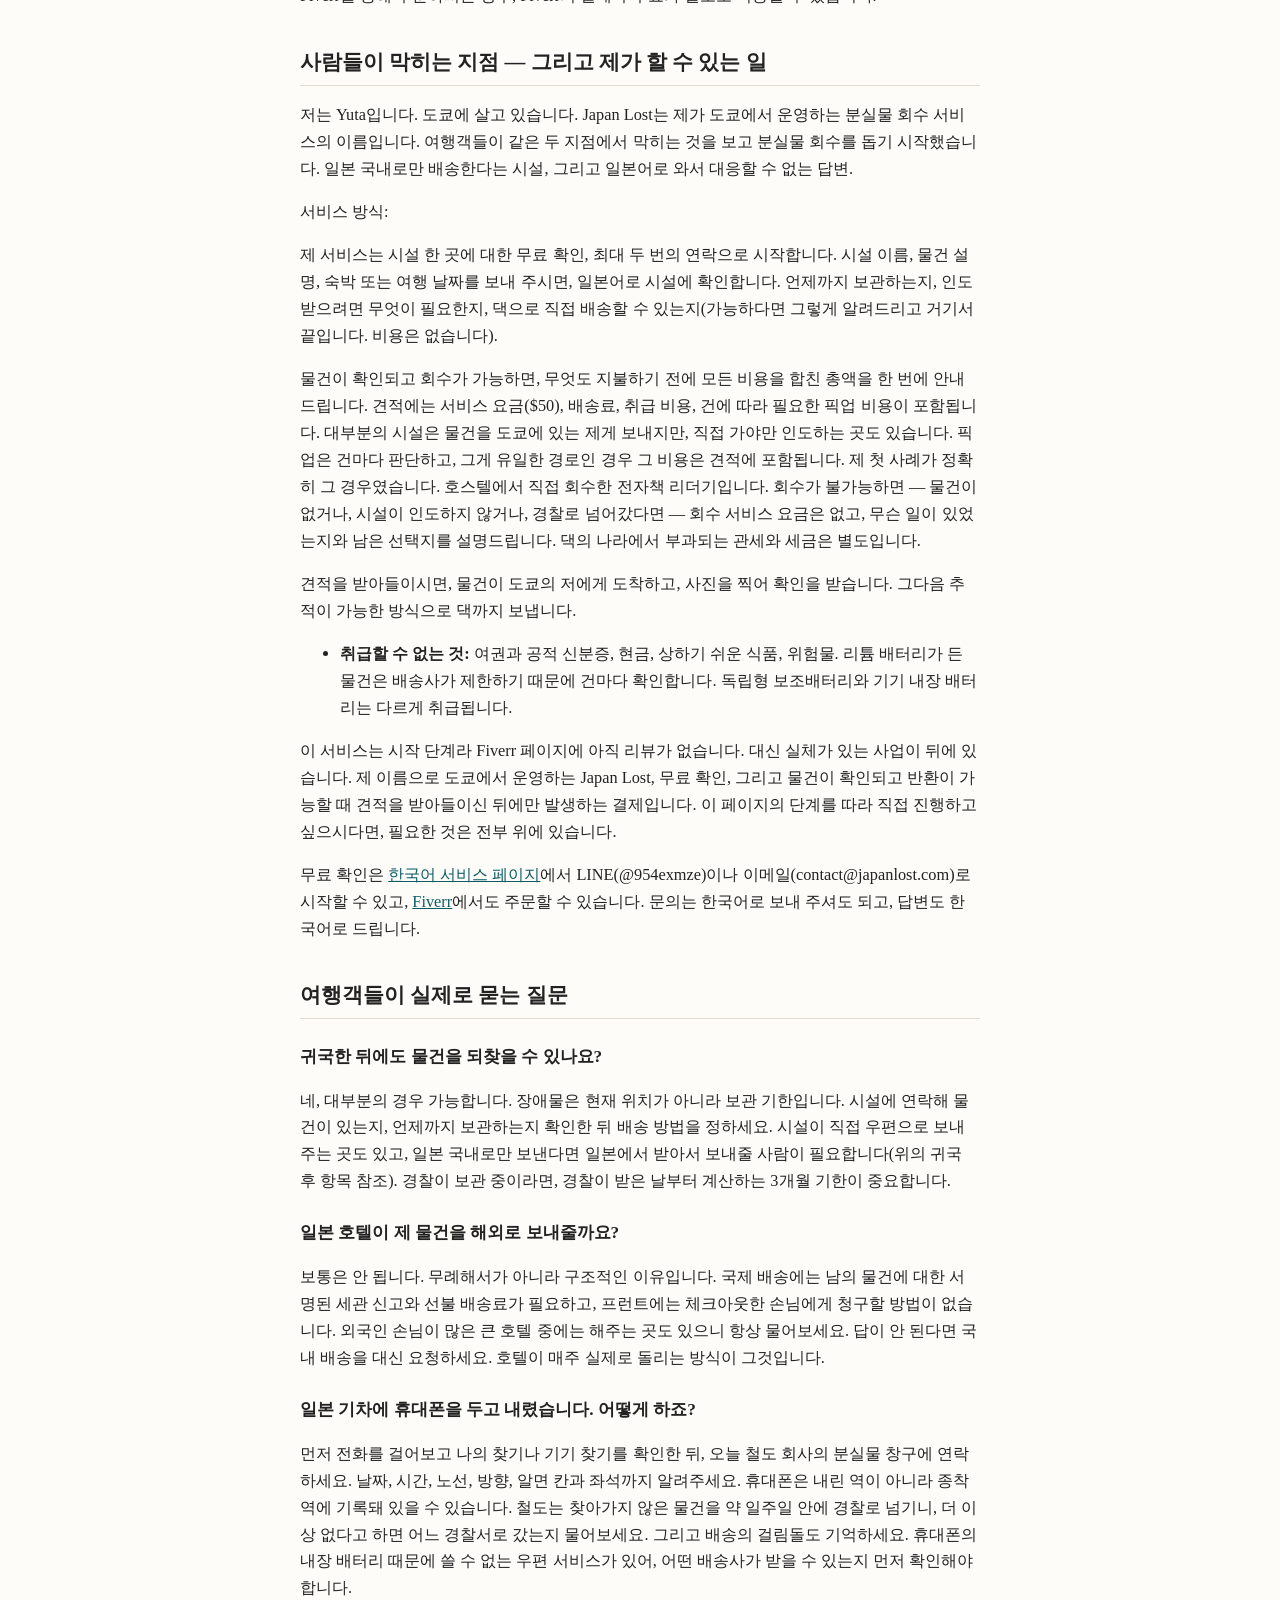
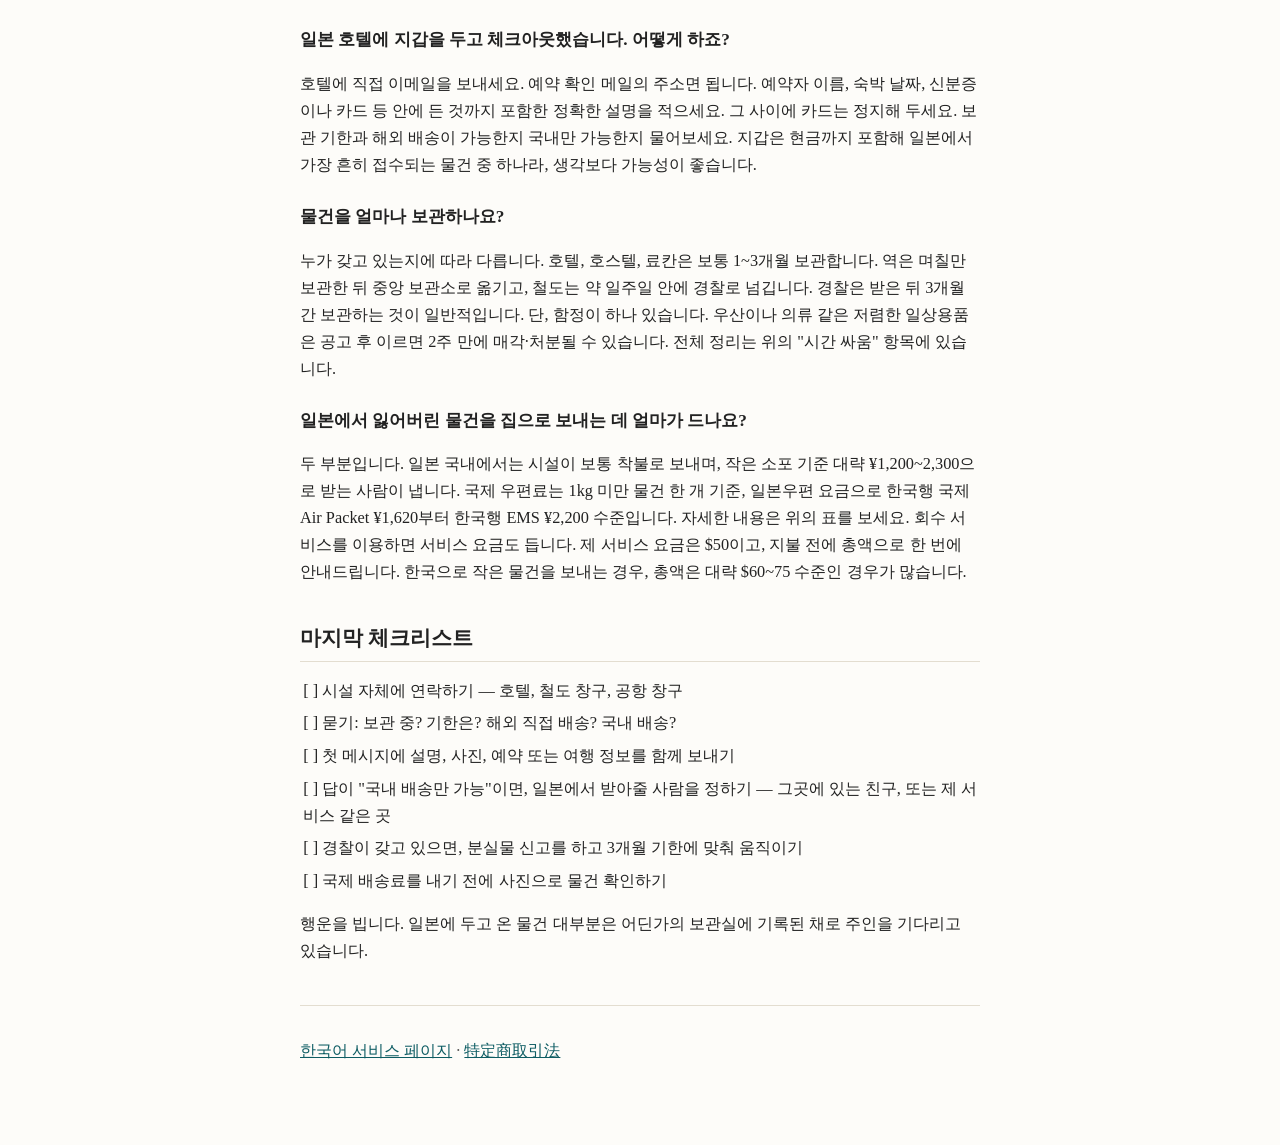
<file: ko/guide/index.html>
<!DOCTYPE html>
<html lang="ko">
<head>
<meta charset="utf-8">
<meta name="viewport" content="width=device-width, initial-scale=1">
<title>일본에 물건을 두고 오셨나요? 귀국 후 되찾는 방법 | Japan Lost</title>
<meta name="description" content="이미 귀국했는데 일본에 물건을 두고 오셨나요? 호텔이 해외 배송을 하지 않을 때 되찾는 방법 — 보관 기한, 일본어 템플릿, 한국행 배송 비용과 무료 확인 안내입니다.">
<link rel="canonical" href="https://japanlost.com/ko/guide/">
<link rel="alternate" hreflang="en" href="https://japanlost.com/guide/">
<link rel="alternate" hreflang="ko" href="https://japanlost.com/ko/guide/">
<link rel="alternate" hreflang="x-default" href="https://japanlost.com/guide/">
<meta property="og:type" content="website">
<meta property="og:title" content="일본에 물건을 두고 오셨나요? 귀국 후 되찾는 방법 | Japan Lost">
<meta property="og:description" content="이미 귀국했는데 일본에 물건을 두고 오셨나요? 호텔이 해외 배송을 하지 않을 때 되찾는 방법 — 보관 기한, 일본어 템플릿, 한국행 배송 비용과 무료 확인 안내입니다.">
<meta property="og:url" content="https://japanlost.com/ko/guide/">
<meta property="og:image" content="https://japanlost.com/assets/hero-shibuya-poster.jpg">
<meta property="og:locale" content="ko_KR">
<meta property="og:locale:alternate" content="en_US">
<meta property="og:site_name" content="Japan Lost">
<meta name="twitter:card" content="summary_large_image">
<meta name="twitter:title" content="일본에 물건을 두고 오셨나요? 귀국 후 되찾는 방법 | Japan Lost">
<meta name="twitter:description" content="이미 귀국했는데 일본에 물건을 두고 오셨나요? 호텔이 해외 배송을 하지 않을 때 되찾는 방법 — 보관 기한, 일본어 템플릿, 한국행 배송 비용과 무료 확인 안내입니다.">
<meta name="twitter:image" content="https://japanlost.com/assets/hero-shibuya-poster.jpg">
<link rel="icon" href="/favicon.ico" sizes="any">
<link rel="icon" type="image/png" sizes="32x32" href="/favicon-32.png">
<link rel="apple-touch-icon" href="/apple-touch-icon.png">
<meta name="theme-color" content="#232221">
<style>
body{font-family:Georgia,'Times New Roman',serif;color:#222;background:#fdfcf9;margin:0;padding:24px 18px 64px;line-height:1.65}
main{max-width:680px;margin:0 auto}
.site-head{max-width:680px;margin:0 auto 8px;font-family:Helvetica,Arial,sans-serif;font-size:0.85rem;letter-spacing:0.08em}
.site-head a{color:#222;text-decoration:none;font-weight:700}
.site-foot{max-width:680px;margin:40px auto 0;padding-top:16px;border-top:1px solid #e3ddd0;font-size:0.9rem;color:#555}
h1{font-size:1.9rem;line-height:1.25;margin:0.4em 0 0.3em}
h2{font-size:1.3rem;margin:1.7em 0 0.5em;border-bottom:1px solid #e3ddd0;padding-bottom:0.25em}
h3{font-size:1.08rem;margin:1.4em 0 0.4em}
p,li{font-size:1.02rem}
blockquote{background:#f4f0e6;border-left:3px solid #a98a6a;margin:1em 0;padding:0.6em 1em;font-style:italic}
code,pre{font-family:ui-monospace,Menlo,monospace;font-size:0.92rem}
pre{background:#f4f0e6;padding:12px;overflow-x:auto;border-radius:6px}
a{color:#0d5c63}
hr{border:none;border-top:1px solid #e3ddd0;margin:2em 0}
table{border-collapse:collapse;margin:1em 0;width:100%;font-size:0.95rem}
th,td{border:1px solid #e3ddd0;padding:6px 10px;text-align:left}
th{background:#f4f0e6}
.quick{background:#f4f0e6;border:1px solid #e3ddd0;border-radius:6px;padding:4px 18px;margin:1.2em 0}
.toc{background:#fff;border:1px solid #e3ddd0;border-radius:6px;padding:10px 18px 14px;margin:1.2em 0}
.toc h2{border:none;font-size:1.05rem;margin:0.6em 0 0.4em;padding:0}
.toc ol{margin:0.3em 0;padding-left:1.4em}
.toc li{font-size:0.98rem;margin:0.25em 0}
.stuck{background:#eef4f4;border-left:3px solid #0d5c63;margin:1em 0;padding:0.6em 1em}
a.cta{font-weight:700}
a.cta-button{display:inline-block;background:#0d5c63;color:#fff;text-decoration:none;padding:10px 18px;border-radius:6px;font-weight:700;margin:0.4em 0}
ul.checklist{list-style:none;padding-left:0.2em}
ul.checklist li{margin:0.35em 0}
</style>

<script type="application/ld+json">
{
  "@context": "https://schema.org",
  "@type": "Article",
  "headline": "일본에 물건을 두고 오셨나요? 귀국 후 되찾는 방법",
  "description": "이미 귀국했는데 일본에 물건을 두고 오셨나요? 호텔이 해외 배송을 하지 않을 때 되찾는 방법 — 보관 기한, 일본어 템플릿, 한국행 배송 비용과 무료 확인 안내입니다.",
  "inLanguage": "ko",
  "datePublished": "2026-11-27",
  "dateModified": "2026-11-27",
  "author": {
    "@type": "Organization",
    "@id": "https://japanlost.com/#org",
    "name": "Japan Lost",
    "url": "https://japanlost.com/"
  },
  "publisher": {
    "@type": "Organization",
    "@id": "https://japanlost.com/#org",
    "name": "Japan Lost",
    "url": "https://japanlost.com/"
  },
  "mainEntityOfPage": "https://japanlost.com/ko/guide/"
}
</script>
</head>
<body>
<header class="site-head"><a href="https://japanlost.com/ko/">JAPAN LOST</a> &nbsp;·&nbsp; <a href="https://japanlost.com/guide/" hreflang="en">English guide</a></header>
<main>
<h1>일본에 물건을 두고 오셨나요? 귀국 후 되찾는 방법</h1>
<p><em>규정과 요금은 2026년 11월 기준으로 확인했습니다.</em></p>

<nav class="toc" aria-label="목차">
<h2>목차</h2>
<ol>
<li><a href="#quick-answer">빠른 답변</a></li>
<li><a href="#short-version">요약</a></li>
<li><a href="#back-home">이미 귀국하셨나요? 시설이 해외 배송을 하지 않는 경우</a></li>
<li><a href="#the-clock">시간 싸움: 남은 기간</a></li>
<li><a href="#before-you-contact">연락하기 전에 준비할 것</a></li>
<li><a href="#hotel">호텔, 호스텔, 료칸에 두고 온 경우</a></li>
<li><a href="#train">기차나 역에 두고 내린 경우</a></li>
<li><a href="#airport">공항에 두고 온 경우</a></li>
<li><a href="#taxi">택시에 두고 내린 경우</a></li>
<li><a href="#police">물건이 경찰로 넘어간 경우</a></li>
<li><a href="#items">휴대폰, 지갑, IC카드, 여권을 잃어버린 경우</a></li>
<li><a href="#templates">복붙용 일본어 템플릿</a></li>
<li><a href="#reply-meanings">시설의 답변은 보통 이런 뜻입니다</a></li>
<li><a href="#why-hotels">일본 호텔이 해외로 보내지 못하는 이유</a></li>
<li><a href="#shipping-costs">작은 물건을 집으로 보내는 비용</a></li>
<li><a href="#service">사람들이 막히는 지점 — 그리고 제가 할 수 있는 일</a></li>
<li><a href="#faq">여행객들이 실제로 묻는 질문</a></li>
<li><a href="#checklist">마지막 체크리스트</a></li>
</ol>
</nav>

<h2 id="quick-answer">빠른 답변</h2>
<div class="quick">
<p>이미 귀국했는데 일본에 물건을 두고 오셨나요? 아직 되찾을 수 있을지도 모릅니다. 먼저 물건을 보관하고 있는 호텔, 철도 회사, 그 밖의 시설에 연락하세요. 보관 기한이 언제까지인지, 해외로 직접 배송할 수 있는지 일본 국내로만 보낼 수 있는지를 확인하세요. 국내로만 보낼 수 있다면, 일본에 있는 본인이 지정한 사람에게 물건을 인도할 수 있는지 물어보세요. 그 사람이 물건을 받아 해외로 보내줄 수 있습니다(물건과 목적지에 따라 다릅니다). 이미 해외 배송이 안 된다는 답변을 받았다면 아래 '이미 귀국하셨나요?' 항목의 2번 경로로 바로 가세요. 일본 내 수령인을 세우는 것이 일반적인 해결 방법이고, 확인은 무료입니다. 물건이 이미 경찰로 넘어갔다면 경찰의 회수 절차를 따르세요.</p>
</div>

<h2 id="short-version">요약</h2>
<p>시설에서 이미 해외 배송이 불가능하다고 했거나, 일본어로 온 답변의 내용을 알 수 없다면, 그때 제가 나설 수 있습니다. 저는 도쿄에서 작은 분실물 회수 서비스를 운영합니다. 시설 한 곳에 대한 첫 확인은 무료이고, 비용은 물건이 확인되고 반환이 가능할 때, 견적을 받아들이신 뒤에만 발생합니다. 자세한 내용은 이 페이지 하단에 있지만, 먼저 아래 단계부터 시도해 보세요. 비용을 들이지 않고 물건을 되찾는 분들도 많습니다.</p>
<p>일본에서 잃어버린 물건은 대부분 되찾을 수 있습니다. 단, 보관 기한이 지나기 전에 움직여야 합니다. 전체 절차는 이렇습니다.</p>
<ol>
<li><strong>잃어버린 장소에 연락하세요</strong> — 호텔, 철도 회사, 공항 등입니다. 일본 전체를 아우르는 "분실물 센터" 같은 곳은 없습니다.</li>
<li><strong>네 가지를 물어보세요.</strong> 보관하고 있는지, 언제까지인지, 댁으로 직접 배송할 수 있는지, 안 된다면 일본 국내로 보낼 수 있는지.</li>
<li><strong>시설에서 직접 보내준다면 그렇게 하세요.</strong> 가장 빠르고 저렴한 결과이며, 제 서비스를 포함해 어떤 서비스도 필요 없습니다.</li>
<li><strong>일본 국내로만 보낼 수 있다면</strong>(가장 흔한 답변입니다), 일본에서 물건을 받아 착불 요금을 정산하고 해외로 보내줄 사람이 필요합니다.</li>
<li><strong>이미 경찰로 넘어갔다면</strong> 절차가 완전히 달라집니다. 아래 경찰 항목을 보세요.</li>
</ol>

<h2 id="back-home">이미 귀국하셨나요? 시설이 해외 배송을 하지 않는 경우</h2>
<p>이 페이지를 읽는 대부분의 분이 실제로 처한 상황이라, 한곳에 정리했습니다.</p>
<p>귀국했다고 해서 끝난 것이 아닙니다. 시설은 기한까지 물건을 보관하고, 회수 가능 여부를 결정하는 것은 현재 위치가 아니라 기한입니다. 귀국 후 달라지는 것은 배송 경로뿐입니다. 경로는 세 가지입니다.</p>
<p><strong>1. 시설이 댁으로 직접 배송하는 경우.</strong> 일부 호텔, 특히 큰 호텔은 배송료를 지불할 수 있으면 해줍니다. 항상 먼저 물어보세요. 가장 빠르고 저렴한 경로이고, 가능하다면 이 페이지의 다른 내용은 필요 없습니다.</p>
<p><strong>2. 시설이 일본 국내로만 배송하는 경우.</strong> 가장 흔한 답변이고, 거절이 아니라 경로의 문제입니다. 소포에는 일본 주소가 필요합니다. 시설이 그 주소로 보내면(보통 착불), 받는 사람이 요금을 정산하고 물건을 확인한 뒤, 세관 신고를 제대로 갖춰 해외로 보내줍니다. 그 사람은 일본에 있는 친구일 수도 있고, 서비스일 수도 있습니다. 제 서비스가 메우는 것이 바로 이 부분입니다. 첫 확인은 무료이고, 결제는 물건이 확인되고 반환이 가능할 때, 견적을 받아들이신 뒤에만 이뤄집니다(자세한 방식은 아래 서비스 항목에 있습니다).</p>
<p class="stuck"><em>여기서 막히셨나요? 시설이 일본 국내로만 보낼 수 있다면, 제 서비스가 그 수령인이 될 수 있습니다. 착불 요금을 정산하고, 물건 사진을 찍어 보내드리고, 댁까지 보내드립니다. 확인은 무료입니다 — <a class="cta" href="https://japanlost.com/ko/">한국어 서비스 페이지</a>에서 LINE이나 이메일로 시작하세요.</em></p>
<p><strong>3. 물건이 이미 경찰에 있는 경우.</strong> 위 두 경로 모두 적용되지 않습니다. 분실물 신고를 하고, 어느 경찰서가 보관하고 있는지 확인한 뒤, 경찰이 물건을 받은 날부터 계산하는 3개월 기한에 맞춰 움직이세요(자세한 내용은 경찰 항목). 경찰의 인도는 직접 방문하거나 일본 국내 우편으로만 이뤄지므로, 2번 경로처럼 보통 일본에서 받아줄 사람이 필요합니다. 다만 서류 절차는 본인부터 시작합니다. 경찰 보관 물건에 대해 제 서비스는 안내만 가능합니다(경찰 항목 참조).</p>
<p>이번 주에 할 일, 순서대로:</p>
<ol>
<li>아직 시설에 이메일을 보내지 않았다면, 아래 템플릿을 이용해 오늘 보내세요. 보관 중인지, 언제까지인지, 직접 배송인지 국내만인지. 이미 "국내만 가능"이라는 답을 받았다면 바로 2번으로 가세요.</li>
<li>답이 국내만 가능하다면, 기한이 임박하기 전에 여유가 있을 때 일본에서 받아줄 사람을 정하세요.</li>
<li>국제 배송료를 지불하기 전에 사진으로 물건을 확인하세요.</li>
<li>모든 답변을 보관하세요. 기한과 조건이 그 안에 있고, 문제가 생겼을 때의 기록이 됩니다.</li>
</ol>
<p>효과가 없는 방법: 시설에 "봉투에 넣어서 해외로 보내달라"고 부탁하는 것(아래 "일본 호텔이 해외로 보내지 못하는 이유" 참조). 국내 배송을 요청하는 편이 수락받을 가능성이 훨씬 높습니다.</p>

<h2 id="the-clock">시간 싸움: 남은 기간</h2>
<p>일본의 기한은 실제로 적용되고, 분실물을 되찾지 못하게 되는 이유가 바로 이 기한입니다. 첫 메시지에서 기한부터 물어보세요.</p>
<ul>
<li><strong>호텔, 호스텔, 료칸</strong>은 보통 <strong>1~3개월</strong> 보관합니다. 숙소마다 차이가 큽니다. 3개월 보관을 명시한 곳도 있고, 작은 숙소는 더 빨리 정리할 수 있습니다. 음식과 상하기 쉬운 물건은 빨리 버려집니다. 예를 들어 JR 도카이는 유통기한이 짧은 식품을 폐기할 수 있고, 냉장·냉동 식품은 발견 후 24시간 이내에 폐기합니다.</li>
<li><strong>기차와 역</strong>은 훨씬 빠릅니다. 역에서는 보통 <strong>며칠</strong>만 보관한 뒤 중앙 분실물 보관소로 옮기고, 철도는 찾아가지 않은 물건을 약 일주일 안에 경찰로 넘깁니다. 예를 들어 JR 서일본은 발견한 날로부터 <strong>7일 이내</strong>에 경찰로 이관합니다. JR 동일본은 역마다 다르고, JR 도카이는 아이치의 분실물 센터로 보내 접수한 날부터 최대 3개월까지 찾을 수 있습니다. 기차에서 잃어버렸다면, 물건 자체가 귀하지 않더라도 긴급하게 움직이세요.</li>
<li><strong>경찰</strong>은 신고된 분실물을 <strong>받은 뒤 3개월</strong>간 보관하는 것이 일반적입니다. 우산이나 의류 같은 일부 물건은 더 빨리, 공고 후 이르면 2주 만에 매각·처분될 수 있습니다. 정확한 청구 기한은 경찰에 확인하세요. 이 기간이 지나면 소유권이 습득자나 도도부현으로 넘어갈 수 있고, 그 시점부터는 되찾을 수 없습니다.</li>
</ul>
<p>그래서 질문의 순서가 중요합니다. <em>보관 중인지, 언제까지인지</em>가 무엇보다 먼저입니다.</p>

<h2 id="before-you-contact">연락하기 전에 준비할 것</h2>
<p>시설은 알려주신 정보를 자기 기록과 대조해 물건을 찾습니다. "검은 가방을 잃어버렸다" 같은 막연한 메시지로는 유용한 답을 받기 어렵습니다. 연락하기 전에 다음을 모아두세요.</p>
<ul>
<li><strong>예약자 이름</strong>과 숙박 또는 여행 날짜</li>
<li><strong>정확한 설명</strong>: 색상, 브랜드, 크기, 내용물, 눈에 띄는 특징 — 흠집, 스티커, 장식 등</li>
<li><strong>물건 사진</strong>(여행 중 찍은 것이 있으면). 본인 물건임을 보여주는 가장 확실한 증거입니다</li>
<li>전자기기의 <strong>일련번호</strong>(알고 있는 경우)</li>
<li><strong>마지막으로 본 장소</strong>: 객실, 열차 칸, 좌석 번호, 역, 상점</li>
</ul>
<p>물건이 확인되면 일부 정보를 다시 확인받는 경우도 있으니, 한곳에 정리해 두세요.</p>

<h2 id="hotel">호텔, 호스텔, 료칸에 두고 온 경우</h2>
<p>가장 흔한 경우이고, 회수 가능성도 가장 높습니다.</p>
<p>프런트나 객실 청소 담당이 보통 객실 번호와 발견 날짜와 함께 물건을 기록해 둡니다. 숙소에 직접 이메일을 보내세요. 홈페이지 문의 양식이나 예약 확인 메일의 주소면 됩니다. 가능하면 일본어로 쓰세요(아래에 복붙용 템플릿이 있습니다). 큰 호텔은 영어 메시지도 통하는 경우가 많지만, 작은 숙소는 답이 늦거나 없을 수 있습니다.</p>
<p>전형적인 답변을 번역하면 이런 느낌입니다.</p>
<blockquote>
<p>"말씀하신 설명과 일치하는 재킷을 보관하고 있습니다. 일본 국내로 착불 발송은 가능합니다. 해외로 소포를 보내는 것은 어렵습니다."</p>
</blockquote>
<p>이것은 사실 좋은 소식입니다. 물건이 있고, 되찾을 방법이 있다는 뜻입니다. 호텔이 말하는 것은 일본 국내로만 보낼 수 있다는 것입니다. 이유는 아래 항목을 보세요.</p>
<p>호텔에 확인할 세 가지:</p>
<ol>
<li><strong>보관 기한</strong> — 정확한 마지막 날짜.</li>
<li><strong>인도받으려면 무엇이 필요한지</strong> — 보통 예약자 이름과 날짜입니다. 신분증 사본을 요구하는 곳도 있고, 다른 사람이 대신 받을 경우 간단한 위임 확인을 요구하는 곳도 있습니다.</li>
<li><strong>국내 배송 방법</strong> — 대부분의 호텔은 착불(일본어로 "차쿠바라이")로 보내며, 일본에서 받는 사람이 도착 시 배송료를 냅니다. 작은 소포의 국내 배송료는 보통 ¥1,200~2,300 정도입니다.</li>
</ol>
<p>호텔이 사시는 나라로 직접 보낼 수 있다고 하면 그 방법을 쓰세요. 외국인 손님이 많은 큰 호텔 중에는 가능한 곳이 있습니다. 배송료를 어떻게 지불할지 물어보세요. 보통 거기서 막히고, 대부분의 숙소가 거절하는 이유도 그것입니다.</p>
<p class="stuck"><em>여기서 막히셨나요? 호텔이 일본 국내로만 보낼 수 있다면, 제 서비스가 도쿄에서 물건을 받아 착불 요금을 정산하고, 사진을 찍어 보내드린 뒤 댁까지 보내드립니다. 호텔 확인은 무료입니다 — <a class="cta" href="https://japanlost.com/ko/">한국어 서비스 페이지</a>에서 시작하거나, 이 페이지 하단의 서비스 안내를 읽어보세요.</em></p>

<h2 id="train">기차나 역에 두고 내린 경우</h2>
<p>기차는 시간이 가장 중요합니다.</p>
<p>철도 회사마다 분실물 창구가 따로 있습니다. JR 동일본, JR 도카이, JR 서일본, 그리고 사철(도큐, 게이오, 오다큐 등)은 서로 다릅니다. 신칸센은 노선에 따라 JR 도카이와 JR 서일본으로 나뉩니다. 실제로 이용한 회사의 창구에 연락해야 하고, 날짜, 대략적인 시간, 노선, 방향을 알면 좋습니다. 기차에 두고 내린 휴대폰은 내린 역이 아니라 종착역에 기록돼 있을 수 있습니다.</p>
<p>기차에서 발견된 물건은 역에서 중앙 분실물 보관소로 옮겨지고, 약 일주일 안에 경찰로 넘어갑니다. 예를 들어 JR 서일본은 발견한 날로부터 7일 이내에 찾아가지 않은 물건을 경찰로 넘기고, 그 뒤로는 경찰이 3개월간 보관합니다. JR 도카이는 아이치의 분실물 센터로 보내며(거기서는 직접 수령이 안 되고 일본 국내 배송으로만 받을 수 있습니다), 접수한 날부터 3개월이 지나면 찾을 수 없습니다. JR 동일본은 역마다 보관 기간이 다릅니다. 일주일 뒤에 철도에 연락했는데 "더 이상 저희에게 없다"는 답을 받으면, 후속 질문을 하세요. <strong>어느 경찰서나 분실물 센터로, 언제 이관됐습니까?</strong> 그 답이 있어야 다음으로 넘어갈 수 있습니다.</p>
<p>인도 규칙은 회사마다 다릅니다. 국내 배송을 해주는 곳도 있고, 본인이나 서류를 갖춘 대리인이 직접 가야 하는 곳도 있습니다. 휴대폰이나 지갑이라면, 이 페이지의 무엇보다 첫 48시간이 중요합니다.</p>
<p>공식 안내 창구: <a href="https://www.jreast.co.jp/en/multi/customer_support/infoline.html">JR 동일본 인포라인 — 영어·중국어·한국어 대응, 분실물 안내 포함</a> · <a href="https://global.jr-central.co.jp/en/lost-and-found/">JR 도카이 분실물 안내(도카이도 신칸센)</a> · <a href="https://www.tokyometro.jp/lang_en/support/lost/index.html">도쿄 메트로 분실물 안내</a> · <a href="https://www.kotsu.metro.tokyo.jp/eng/guides/lostfound/">도에이 교통(지하철·버스) 분실물 안내</a></p>

<h2 id="airport">공항에 두고 온 경우</h2>
<p>공항에는 창구가 두 곳이라, 여행객이 자주 엉뚱한 곳에 연락합니다.</p>
<ul>
<li><strong>터미널 분실물 창구</strong>는 공용 구역에서 잃어버린 물건(보안 검색대, 화장실, 좌석 구역, 공항 상점)을 다룹니다.</li>
<li><strong>항공사</strong>는 기내나 항공사 라운지에 둔 물건을 항공사 자체 규칙과 일정으로 다룹니다.</li>
</ul>
<p>보안 검색 후 탑승 전에 잃어버렸다면 어느 쪽에 있을지 모릅니다. 먼저 터미널 창구에 연락하고, 이전 비행기 기내에 두었을 가능성이 있으면 항공사에도 연락하세요. 역과 마찬가지로 찾아가지 않은 물건은 결국 경찰로 이관되니, 첫 메시지에서 기한과 이관 여부를 물어보세요.</p>

<h2 id="taxi">택시에 두고 내린 경우</h2>
<p>택시에서는 작은 습관 하나가 큰 차이를 만듭니다. <strong>영수증을 보관하세요.</strong> 일본 택시 영수증(료슈쇼)에는 회사 이름과 차량 번호가 적혀 있어, 회사의 분실물 창구가 실제로 탄 차를 확인할 수 있습니다.</p>
<p>택시 회사에 전화해 날짜와 시간, 승차 장소와 하차 장소, 물건의 생김새를 알려주세요. 기사들은 근무가 끝날 때 발견한 물건을 제출하니, 없다고 단정하기 전에 하루 정도 기다리세요. 찾아가지 않은 물건은 짧은 보관 기간 뒤 경찰로 넘어가니, 며칠 지나도 회사에 없으면 아래 경찰 절차로 넘어가세요.</p>
<p>영수증이 없나요? 더 어렵지만 희망이 없는 것은 아닙니다. 카드나 택시 앱(GO, DiDi, Uber)으로 결제했다면 이용 기록으로 회사와 차량을 특정할 수 있습니다. 현금으로 내고 아무것도 남기지 않았다면, 탄 도시의 택시 협회와 경로를 관할하는 경찰에 문의해 보세요. 다만 영수증도 이용 기록도 없으면 가능성은 낮습니다.</p>

<h2 id="police">물건이 경찰로 넘어간 경우</h2>
<p>물건이 시설에서 경찰로 옮겨지면 호텔 절차는 더 이상 적용되지 않습니다. 다른 규칙이 적용됩니다.</p>
<ul>
<li>분실물법에 따라 시설은 발견한 물건을 지체 없이 경찰에 제출해야 하고, 철도 회사는 보통 약 일주일 안에 이관합니다(JR 서일본: 발견한 날로부터 7일 이내).</li>
<li>경찰은 신고된 분실물을 <strong>받은 뒤 3개월</strong>간 보관하는 것이 일반적입니다. 우산이나 의류 같은 일부 물건은 더 빨리 매각·처분될 수 있습니다. 저렴한 일상용품은 공고 후 <strong>2주 이내</strong>에 주인을 찾지 못하면 매각될 수 있으니, 값싼 물건이라고 3개월 시점에도 있을 거라 가정하지 마세요. 정확한 청구 기한은 경찰에 확인하세요.</li>
<li>물건을 찾으려면 본인 물건임을 증명해야 합니다. 자세한 설명, 사진, 해당되는 경우 일련번호, 신분증이 필요합니다. 다른 사람이 대신 찾으려면 서명된 <strong>위임장</strong>(일본어로 "이닌죠")과 신분증 사본이 필요합니다.</li>
<li>실제로는 모든 절차가 일본어로 진행되고, 경찰서는 통상 업무 시간에만 운영합니다. 본인 확인이 되면 자비로 우편 반환을 요청할 수 있지만, 그 우편은 일본 국내용이라 소포를 받을 일본 주소가 여전히 필요합니다. 다른 사람이 직접 찾으러 가는 경우에도 위와 같이 위임장과 신분증 서류가 필요합니다. 경찰서가 해외로 직접 보내줄 것이라 기대하지 마세요.</li>
</ul>
<p>먼저 <strong>분실물 신고</strong>(일본어로 "이시쓰부쓰 토도케")를 하고 경찰의 분실물 목록을 검색하세요. 대부분의 도도부현 경찰이 온라인으로 검색 가능한 데이터베이스를 공개하고 있고, 많은 지역에서 신고도 온라인으로 할 수 있습니다. <a href="https://www.npa.go.jp/bureau/soumu/ishitsubutsu/otoshimono/en/index.html">경찰청 분실물 안내 페이지(영어)</a>에서 제도 설명과 각 도도부현 링크를 볼 수 있고, 도쿄는 <a href="https://www.keishicho.metro.tokyo.lg.jp/multilingual/english/finding_services/lost_and_found/lost_something.html">경시청 분실물 안내 페이지(영어)</a>에서 신고와 접수된 물건 검색을 다룹니다. 신고 접수 번호를 보관하세요. 그 번호가 없으면 경찰서가 제3자에게 물건 보유 여부를 확인해 주지 않는 경우가 많습니다.</p>
<p>경찰이 보관 중인 물건에 대해 제 서비스는 안내만 가능합니다. 신고 방법과 물건이 어디에 보관돼 있을 가능성이 높은지를 안내해 드립니다. 경찰 물건에는 회수 요금을 받지 않습니다. 인도가 보통 직접 방문으로 이뤄져야 해서, 유료 "회수"는 대개 실망으로 끝나기 때문입니다. 여권은 서비스 대상이 전혀 아닙니다. 자체 절차를 따르며, 아래 품목별 항목의 여권 안내를 보세요.</p>

<h2 id="items">휴대폰, 지갑, IC카드, 여권을 잃어버린 경우</h2>
<p>잃어버린 장소가 가장 중요하지만, 물건이 무엇인지에 따라 달라지는 점도 있습니다.</p>
<h3 id="phone">휴대폰</h3>
<p>휴대폰은 이 페이지의 어떤 물건보다 속도가 중요합니다. 누구에게 연락하기 전에 먼저 전화를 걸어보고, 나의 찾기(Apple)나 내 기기 찾기(Google)를 확인하세요. 위치가 나오면 어느 시설에 전화할지 알 수 있습니다. 연락할 때는 제조사, 색상, 케이스 설명, 알고 있다면 IMEI나 일련번호를 알려주세요. 경찰이 보관 중인 휴대폰은 SIM이나 일련번호로 대조합니다. 배송 시 주의할 점이 하나 있습니다. 휴대폰에는 리튬 배터리가 내장돼 있어 보낼 수 있는 방법이 제한됩니다. 배터리가 든 물건의 우편 수락 여부는 목적지마다 달라서, 확정 총액을 안내하기 전에 배송사를 건마다 확인해야 합니다(아래 배송 항목 참조).</p>
<h3 id="wallet">지갑</h3>
<p>지갑은 일본에서 끊임없이 접수됩니다. 물건은 꼼꼼히 기록되고, 현금도 보통 그대로 들어 있습니다. 지갑에 은행 카드나 신용카드가 있었다면 그래도 정지해 두세요. 비용이 들지 않고, 유일한 실제 위험을 없앨 수 있습니다. 신분증이 든 지갑은 대조가 가장 쉬운 물건 중 하나이니, 설명에 신분증 종류와 눈에 띄는 내용물을 적으세요. 기차나 역에 둔 지갑은 경찰로 빨리 넘어가는 경향이 있으니, 철도에서 더 이상 없다고 하면 바로 위의 경찰 절차로 넘어가세요.</p>
<h3 id="ic-card">IC카드 (Suica, PASMO, ICOCA)</h3>
<p>카드 종류에 따라 다릅니다. <strong>기명식</strong> 카드는 잔액이 보호된 상태로 재발행될 수 있지만, 일본의 역에서 신분증을 가지고 직접 가야만 합니다. 전화나 온라인으로는 신청할 수 없습니다. 예를 들어 JR 동일본은 분실한 기명식 Suica의 재발행을 역에서 처리하며, <a href="https://www.jreast.co.jp/multi/welcomesuicamobile/kiyaku/iccard_rules.html">Suica 카드 규정</a>에 따릅니다. 대상이 될 수 있는 카드는 기명식 카드입니다. My Suica나 Suica 정기권, 기명식 PASMO나 PASMO 정기권(<a href="https://www.pasmo.co.jp/en/use/">PASMO 공식 안내</a> 참조), JR 서일본 지역의 ICOCA 정기권이나 어린이 ICOCA(<a href="https://www.westjr.co.jp/global/en/howto/icoca/">JR 서일본 ICOCA 페이지</a> 참조)입니다. 조건은 발행 회사마다 다르니, 카드를 발행한 회사에 확인하세요. <strong>무기명</strong> 카드 — 대부분의 방문객이 사는 일반 카드 — 는 보통 재발행 자체가 안 됩니다. 잔액을 원격으로 환불받거나 이전할 수 없어, 일본에서 누군가 직접 처리해 주지 않는 한 사실상 사라진 것으로 봐야 합니다. 발견된 IC카드는 다른 분실물과 마찬가지로 기록되니, 철도에 한 번 문의할 가치는 있습니다. 다만 잔액을 돌려받는 것을 전제로 계획을 세우지는 마세요.</p>
<h3 id="passport">여권</h3>
<p>여권은 자체 절차를 따르고, 제 서비스가 전혀 도울 수 없는 유일한 물건입니다. 현재 위치에 따라 할 일이 달라집니다.</p>
<p><strong>아직 일본에 있다면:</strong> 경찰에 분실물 신고를 하세요. 발견된 여권은 경찰에 제출되고, 신고 기록은 대사관이 요구할 수 있는 서류가 됩니다. 그다음 대사관이나 영사관에 긴급 여행 증명서 발급을 문의하세요. 대사관은 분실 여권을 매일 다루며 자체 절차가 있으니, 회수 서비스가 아니라 거기서 시작하세요.</p>
<p><strong>이미 귀국했다면:</strong> 긴급 여행 증명서는 더 이상 필요 없습니다. 자국의 여권 발급 기관에 분실 신고를 하고 재발급 절차를 따르세요. 일본 경찰의 신고 접수 번호가 있으면 보관해 두세요. 재발급이 끝난 뒤 여권이 발견되면, 개인적인 발송이 아니라 공식 경로로 돌아갑니다.</p>

<h2 id="templates">복붙용 일본어 템플릿</h2>
<p>시설은 메시지가 일본어로 돼 있고 필요한 정보가 다 들어 있을 때 더 빨리 답합니다. 대괄호 부분을 본인 정보로 바꾸세요.</p>
<h3>호텔이나 호스텔에 보낼 때</h3>
<pre lang="ja"><code>件名：宿泊時の忘れ物について（[Your name]、[check-in date]〜[check-out date]宿泊）

[Hotel name] ご担当者様

突然のご連絡失礼いたします。[Your name]と申します。
[Check-in date]から[check-out date]まで、予約名義[booking name]で宿泊いたしました。

[Room or place, e.g. 客室／共用スペース]に、[item: colour, brand, distinctive features]を
忘れた可能性があり、保管されていないか確認をお願いできますでしょうか。

見つかった場合は、保管期限と受け取り方法を教えてください。
すでに帰国しているため、可能であれば日本国内の住所へ着払いで発送いただけると助かります。
必要であれば、予約確認の画面、本人確認書類、委任状をお送りします。

お手数をおかけしますが、よろしくお願いいたします。

[Your name]
[Email] / [Phone]
</code></pre>
<h3>철도 분실물 창구에 보낼 때</h3>
<pre lang="ja"><code>件名：忘れ物の確認について（[date]・[line / station]）

[Railway company / station] 遺失物ご担当者様

[Date]の[approximate time]頃、[line name, direction, or station]で
[item: colour, brand, contents, distinctive features]を忘れた可能性があります。
最後に確認したのは[place, e.g. 車内／ホーム／改札付近]です。

遺失物として届いていないか、確認をお願いできますでしょうか。
届いている場合は、受理番号、保管場所、保管期限、受け取りに必要なものを教えてください。
すでに帰国しているため、代理人による受け取り、または日本国内への発送が可能かも
あわせて確認をお願いいたします。

よろしくお願いいたします。

[Your name]
[Email] / [Phone]
</code></pre>
<p>템플릿 사용 시 두 가지 주의점: 시설마다 메시지를 따로 보내세요. 호텔 두 곳에 묵었다면 확인도 두 건입니다. 그리고 답이 일본어로 왔는데 내용을 확신할 수 없다면 추측하지 마세요. 답변에는 보통 기한이나 조건이 들어 있고, 잘못 이해하면 물건을 잃을 수 있습니다. (시설에 일본어로 연락하는 것은 제 무료 확인에 포함됩니다. 이미 일본어 답변을 받았고 번역만 필요하다면 별도 서비스입니다. 아래를 보세요.)</p>

<h2 id="reply-meanings">시설의 답변은 보통 이런 뜻입니다</h2>
<p>반복해서 나오는 패턴이 몇 가지 있습니다.</p>
<ul>
<li><strong>"일본 국내로 착불 발송이 가능합니다."</strong> — 물건이 확인됐고 실행 가능한 경로가 있습니다. 일본 내 수령 주소가 필요합니다. 가장 흔한 좋은 결과입니다.</li>
<li><strong>"신분증 사본 / 위임장을 보내주세요."</strong> — 정상입니다. 호텔은 엉뚱한 사람에게 물건을 넘기면 책임을 지기 때문에 신중하게 인도합니다. 거절이 아닙니다.</li>
<li><strong>"경찰에 제출했습니다."</strong> — 어느 경찰서나 센터로, 언제 제출했는지 물어보세요. 그다음 위의 경찰 절차로 전환하고 서두르세요. 경찰의 3개월 기한은 물건을 받은 날부터 계산되며, 잃어버린 날부터가 아닙니다.</li>
<li><strong>"기록이 없습니다."</strong> — 사진과 정확한 날짜를 붙여 한 번 더 물어보고, 가까운 대안(다른 지점, 택시 회사, 역)도 확인하세요. 두 번 시도해도 같은 답이면, 물건은 그곳에 없을 가능성이 높습니다.</li>
<li><strong>답이 전혀 없는 경우.</strong> — 작은 숙소는 일본어로, 업무 시간에만 전화로만 문의받는 경우가 있습니다. 침묵은 "없음"과 같지 않습니다.</li>
</ul>

<h2 id="why-hotels">일본 호텔이 해외로 보내지 못하는 이유</h2>
<p>여행객은 종종 거절을 게으름으로 생각합니다. 대개는 그렇지 않습니다. 현실적인 이유가 있습니다.</p>
<ul>
<li><strong>세관 신고.</strong> 소포를 해외로 보내려면 안에 무엇이 들었고 가치가 얼마인지 신고해야 합니다. 본인이 싸지 않은 남의 짐에 대해서 말입니다. 대부분의 프런트는 거기에 자기 이름을 걸지 않습니다.</li>
<li><strong>배송료를 착불로 받을 수 없음.</strong> 국제 우편에는 착불이 없습니다. 호텔이 일본우편에 먼저 비용을 내고, 이미 귀국한 손님에게 청구해야 하는데, 청구할 방법이 없습니다.</li>
<li><strong>업무 방식 전체가 국내 배송 기준.</strong> 일본 호텔은 매주 국내 택배로 분실물을 돌려보내고, 받는 사람이 도착 시 지불합니다. 국제 배송은 그 방식 밖에 있습니다. 다른 서식, 다른 창구, 다른 규칙입니다.</li>
</ul>
<p>이것을 이해하는 것이 중요한 이유는, 실제 문제가 무엇인지 알려주기 때문입니다. 물건이 갇혀 있는 경우는 드뭅니다. 막혀 있는 것은 <em>경로</em>입니다. 회수 서비스가 실제로 제공하는 것은 빠진 연결 고리입니다. 소포를 받을 일본 주소, 도착 시 착불 요금을 정산할 사람, 국제 배송료를 내기 전에 본인 물건인지 확인할 사진, 세관 신고를 작성하고 보내줄 사람.</p>
<p>호텔이 댁으로 직접 보낼 수 있다면, 이 모든 것이 필요 없습니다. 그 제안을 받으세요.</p>

<h2 id="shipping-costs">작은 물건을 집으로 보내는 비용</h2>
<p><a href="https://www.post.japanpost.jp/service/send/oversea/index_en.html">일본우편</a>이 공개한 두 가지 국제 배송 방법의 요금(2026년 11월 확인)입니다. 한국행 요금만 정리했습니다.</p>
<p>달러 금액은 1달러 = 159엔으로 환산한 대략적인 금액입니다. 요금은 물건 자체가 아니라 포장까지 마친 전체 무게 기준입니다.</p>
<p>이것은 우편 요금이며, Japan Lost의 서비스 총액이 아닙니다. 서비스 요금은 $50입니다. 최종 견적에는 취급 비용, 국제 배송료, 그리고 건에 따라 필요한 국내 배송료나 픽업 비용이 포함됩니다.</p>
<p>결제 전에 확정된 견적을 한 번에 안내드립니다. 결제 후 제가 서비스 요금이나 배송료를 추가로 청구하는 일은 없습니다. 견적에 포함되지 않은 수입 관세·세금은 별도로 적용될 수 있습니다.</p>
<p>사람들이 잃어버리는 물건 대부분 — 휴대폰, 지갑, 카메라 — 은 포장해도 1kg 미만이지만, 더 무거운 물건(신발, 재킷, 노트북)도 보낼 수 있습니다.</p>
<p><strong><a href="https://www.post.japanpost.jp/service/send/oversea/list/delivery/airpacket_en.html">국제 Air Packet</a></strong> (추적 가능, 2kg까지, 보통 우편함으로 배송, 분실·파손 보상 없음):</p>
<table>
<thead>
<tr>
<th scope="col">목적지</th>
<th scope="col">500g까지</th>
<th scope="col">1kg까지</th>
<th scope="col">2kg까지</th>
</tr>
</thead>
<tbody>
<tr>
<td>한국</td>
<td>¥1,120 (약 $7)</td>
<td>¥1,620 (약 $10)</td>
<td>¥2,620 (약 $16)</td>
</tr>
</tbody>
</table>
<p><strong>EMS</strong> (추적이 가능한 빠른 국제 배송. 보상은 일본우편의 약관 조건에 따릅니다):</p>
<table>
<thead>
<tr>
<th scope="col">목적지</th>
<th scope="col">500g까지</th>
<th scope="col">1kg까지</th>
<th scope="col">2kg까지</th>
<th scope="col">5kg까지</th>
</tr>
</thead>
<tbody>
<tr>
<td>한국</td>
<td>¥1,450 (약 $9)</td>
<td>¥2,200 (약 $14)</td>
<td>¥3,400 (약 $21)</td>
<td>¥6,400 (약 $40)</td>
</tr>
</tbody>
</table>
<p>주의할 점: 일본우편 요금은 2027년 2월 1일에 변경될 예정입니다. 국제 Air Packet에는 크기 제한도 있습니다. 세 변의 합이 90cm까지, 가장 긴 변이 60cm까지입니다. 배터리는 별도 문제입니다. 기기에 내장된 배터리(휴대폰, 무선 이어폰, 전자책 리더기)와 독립형 보조배터리는 다르게 취급되고, 수락 여부는 배송사와 목적지마다 달라서, 배터리가 든 물건은 확정 가격을 안내하기 전에 배송사부터 확인해야 합니다.</p>
<p>Fiverr를 통해 주문하시는 경우, Fiverr의 결제 수수료가 별도로 적용될 수 있습니다.</p>

<h2 id="service">사람들이 막히는 지점 — 그리고 제가 할 수 있는 일</h2>
<p>저는 Yuta입니다. 도쿄에 살고 있습니다. Japan Lost는 제가 도쿄에서 운영하는 분실물 회수 서비스의 이름입니다. 여행객들이 같은 두 지점에서 막히는 것을 보고 분실물 회수를 돕기 시작했습니다. 일본 국내로만 배송한다는 시설, 그리고 일본어로 와서 대응할 수 없는 답변.</p>
<p>서비스 방식:</p>
<p>제 서비스는 시설 한 곳에 대한 무료 확인, 최대 두 번의 연락으로 시작합니다. 시설 이름, 물건 설명, 숙박 또는 여행 날짜를 보내 주시면, 일본어로 시설에 확인합니다. 언제까지 보관하는지, 인도받으려면 무엇이 필요한지, 댁으로 직접 배송할 수 있는지(가능하다면 그렇게 알려드리고 거기서 끝입니다. 비용은 없습니다).</p>
<p>물건이 확인되고 회수가 가능하면, 무엇도 지불하기 전에 모든 비용을 합친 총액을 한 번에 안내드립니다. 견적에는 서비스 요금($50), 배송료, 취급 비용, 건에 따라 필요한 픽업 비용이 포함됩니다. 대부분의 시설은 물건을 도쿄에 있는 제게 보내지만, 직접 가야만 인도하는 곳도 있습니다. 픽업은 건마다 판단하고, 그게 유일한 경로인 경우 그 비용은 견적에 포함됩니다. 제 첫 사례가 정확히 그 경우였습니다. 호스텔에서 직접 회수한 전자책 리더기입니다. 회수가 불가능하면 — 물건이 없거나, 시설이 인도하지 않거나, 경찰로 넘어갔다면 — 회수 서비스 요금은 없고, 무슨 일이 있었는지와 남은 선택지를 설명드립니다. 댁의 나라에서 부과되는 관세와 세금은 별도입니다.</p>
<p>견적을 받아들이시면, 물건이 도쿄의 저에게 도착하고, 사진을 찍어 확인을 받습니다. 그다음 추적이 가능한 방식으로 댁까지 보냅니다.</p>
<ul>
<li><strong>취급할 수 없는 것:</strong> 여권과 공적 신분증, 현금, 상하기 쉬운 식품, 위험물. 리튬 배터리가 든 물건은 배송사가 제한하기 때문에 건마다 확인합니다. 독립형 보조배터리와 기기 내장 배터리는 다르게 취급됩니다.</li>
</ul>
<p>이 서비스는 시작 단계라 Fiverr 페이지에 아직 리뷰가 없습니다. 대신 실체가 있는 사업이 뒤에 있습니다. 제 이름으로 도쿄에서 운영하는 Japan Lost, 무료 확인, 그리고 물건이 확인되고 반환이 가능할 때 견적을 받아들이신 뒤에만 발생하는 결제입니다. 이 페이지의 단계를 따라 직접 진행하고 싶으시다면, 필요한 것은 전부 위에 있습니다.</p>
<p>무료 확인은 <a href="https://japanlost.com/ko/">한국어 서비스 페이지</a>에서 LINE(@954exmze)이나 이메일(contact@japanlost.com)로 시작할 수 있고, <a href="https://www.fiverr.com/yuta_jpnn/search-for-your-lost-item-in-japan-and-arrange-its-return">Fiverr</a>에서도 주문할 수 있습니다. 문의는 한국어로 보내 주셔도 되고, 답변도 한국어로 드립니다.</p>

<h2 id="faq">여행객들이 실제로 묻는 질문</h2>
<h3>귀국한 뒤에도 물건을 되찾을 수 있나요?</h3>
<p>네, 대부분의 경우 가능합니다. 장애물은 현재 위치가 아니라 보관 기한입니다. 시설에 연락해 물건이 있는지, 언제까지 보관하는지 확인한 뒤 배송 방법을 정하세요. 시설이 직접 우편으로 보내주는 곳도 있고, 일본 국내로만 보낸다면 일본에서 받아서 보내줄 사람이 필요합니다(위의 귀국 후 항목 참조). 경찰이 보관 중이라면, 경찰이 받은 날부터 계산하는 3개월 기한이 중요합니다.</p>
<h3>일본 호텔이 제 물건을 해외로 보내줄까요?</h3>
<p>보통은 안 됩니다. 무례해서가 아니라 구조적인 이유입니다. 국제 배송에는 남의 물건에 대한 서명된 세관 신고와 선불 배송료가 필요하고, 프런트에는 체크아웃한 손님에게 청구할 방법이 없습니다. 외국인 손님이 많은 큰 호텔 중에는 해주는 곳도 있으니 항상 물어보세요. 답이 안 된다면 국내 배송을 대신 요청하세요. 호텔이 매주 실제로 돌리는 방식이 그것입니다.</p>
<h3>일본 기차에 휴대폰을 두고 내렸습니다. 어떻게 하죠?</h3>
<p>먼저 전화를 걸어보고 나의 찾기나 기기 찾기를 확인한 뒤, 오늘 철도 회사의 분실물 창구에 연락하세요. 날짜, 시간, 노선, 방향, 알면 칸과 좌석까지 알려주세요. 휴대폰은 내린 역이 아니라 종착역에 기록돼 있을 수 있습니다. 철도는 찾아가지 않은 물건을 약 일주일 안에 경찰로 넘기니, 더 이상 없다고 하면 어느 경찰서로 갔는지 물어보세요. 그리고 배송의 걸림돌도 기억하세요. 휴대폰의 내장 배터리 때문에 쓸 수 없는 우편 서비스가 있어, 어떤 배송사가 받을 수 있는지 먼저 확인해야 합니다.</p>
<h3>일본 호텔에 지갑을 두고 체크아웃했습니다. 어떻게 하죠?</h3>
<p>호텔에 직접 이메일을 보내세요. 예약 확인 메일의 주소면 됩니다. 예약자 이름, 숙박 날짜, 신분증이나 카드 등 안에 든 것까지 포함한 정확한 설명을 적으세요. 그 사이에 카드는 정지해 두세요. 보관 기한과 해외 배송이 가능한지 국내만 가능한지 물어보세요. 지갑은 현금까지 포함해 일본에서 가장 흔히 접수되는 물건 중 하나라, 생각보다 가능성이 좋습니다.</p>
<h3>물건을 얼마나 보관하나요?</h3>
<p>누가 갖고 있는지에 따라 다릅니다. 호텔, 호스텔, 료칸은 보통 1~3개월 보관합니다. 역은 며칠만 보관한 뒤 중앙 보관소로 옮기고, 철도는 약 일주일 안에 경찰로 넘깁니다. 경찰은 받은 뒤 3개월간 보관하는 것이 일반적입니다. 단, 함정이 하나 있습니다. 우산이나 의류 같은 저렴한 일상용품은 공고 후 이르면 2주 만에 매각·처분될 수 있습니다. 전체 정리는 위의 "시간 싸움" 항목에 있습니다.</p>
<h3>일본에서 잃어버린 물건을 집으로 보내는 데 얼마가 드나요?</h3>
<p>두 부분입니다. 일본 국내에서는 시설이 보통 착불로 보내며, 작은 소포 기준 대략 ¥1,200~2,300으로 받는 사람이 냅니다. 국제 우편료는 1kg 미만 물건 한 개 기준, 일본우편 요금으로 한국행 국제 Air Packet ¥1,620부터 한국행 EMS ¥2,200 수준입니다. 자세한 내용은 위의 표를 보세요. 회수 서비스를 이용하면 서비스 요금도 듭니다. 제 서비스 요금은 $50이고, 지불 전에 총액으로 한 번에 안내드립니다. 한국으로 작은 물건을 보내는 경우, 총액은 대략 $60~75 수준인 경우가 많습니다.</p>

<h2 id="checklist">마지막 체크리스트</h2>
<ul class="checklist">
<li>[ ] 시설 자체에 연락하기 — 호텔, 철도 창구, 공항 창구</li>
<li>[ ] 묻기: 보관 중? 기한은? 해외 직접 배송? 국내 배송?</li>
<li>[ ] 첫 메시지에 설명, 사진, 예약 또는 여행 정보를 함께 보내기</li>
<li>[ ] 답이 "국내 배송만 가능"이면, 일본에서 받아줄 사람을 정하기 — 그곳에 있는 친구, 또는 제 서비스 같은 곳</li>
<li>[ ] 경찰이 갖고 있으면, 분실물 신고를 하고 3개월 기한에 맞춰 움직이기</li>
<li>[ ] 국제 배송료를 내기 전에 사진으로 물건 확인하기</li>
</ul>
<p>행운을 빕니다. 일본에 두고 온 물건 대부분은 어딘가의 보관실에 기록된 채로 주인을 기다리고 있습니다.</p>
</main>
<footer class="site-foot">
<p><a href="https://japanlost.com/ko/">한국어 서비스 페이지</a> · <a href="https://japanlost.com/legal/">特定商取引法</a></p>
</footer>
</body>
</html>
</file>
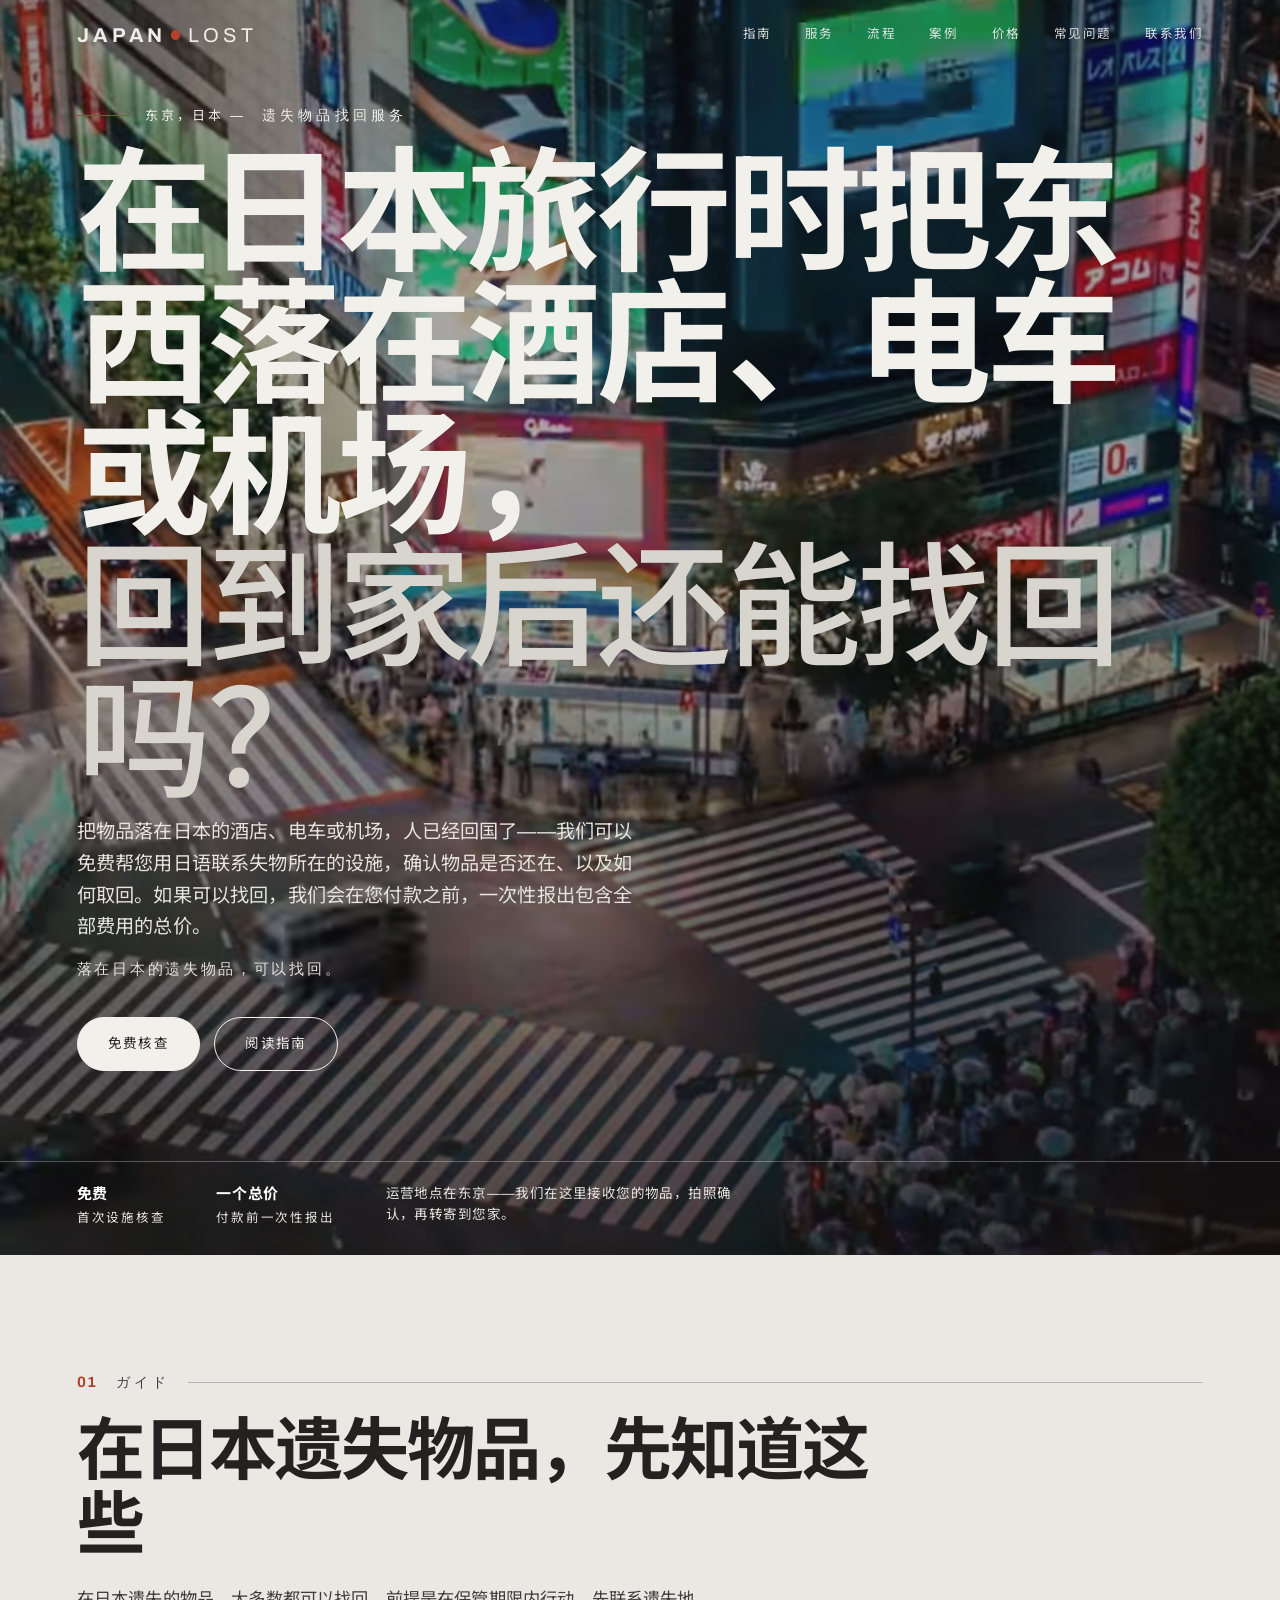
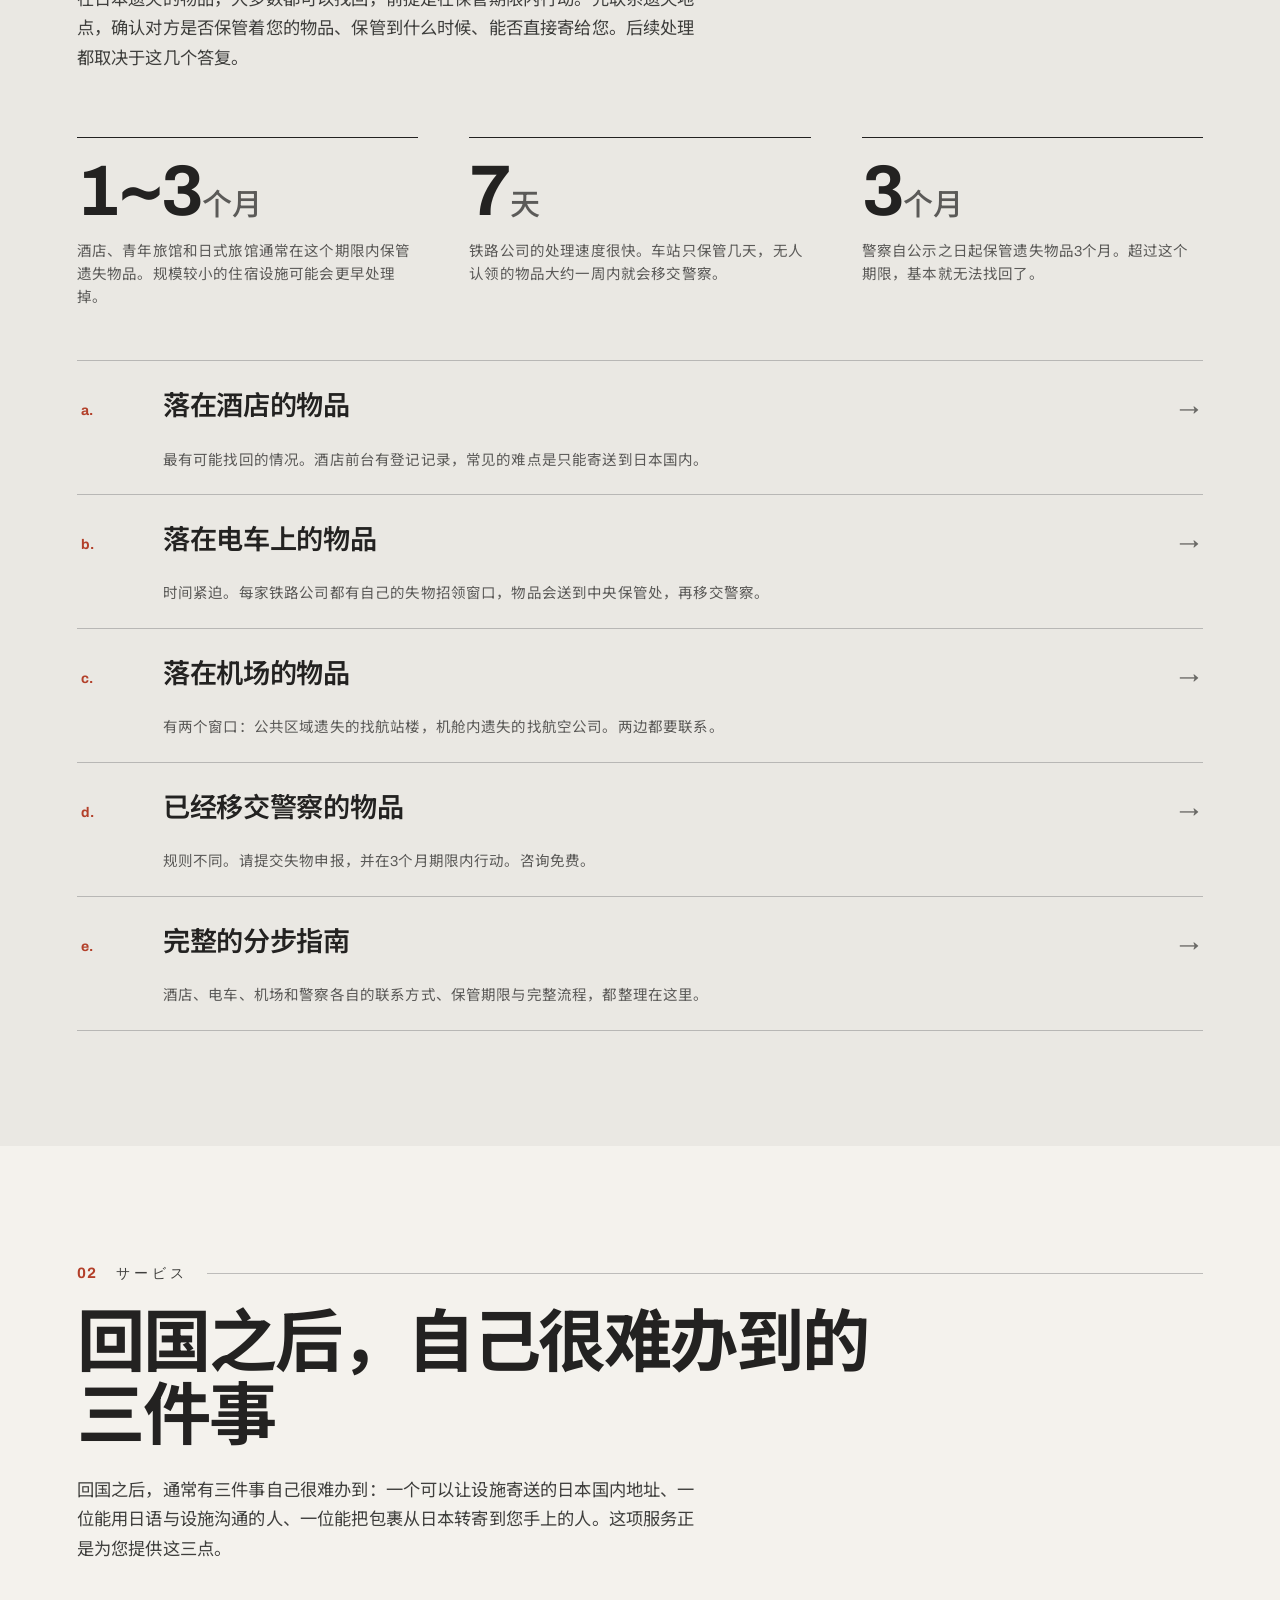
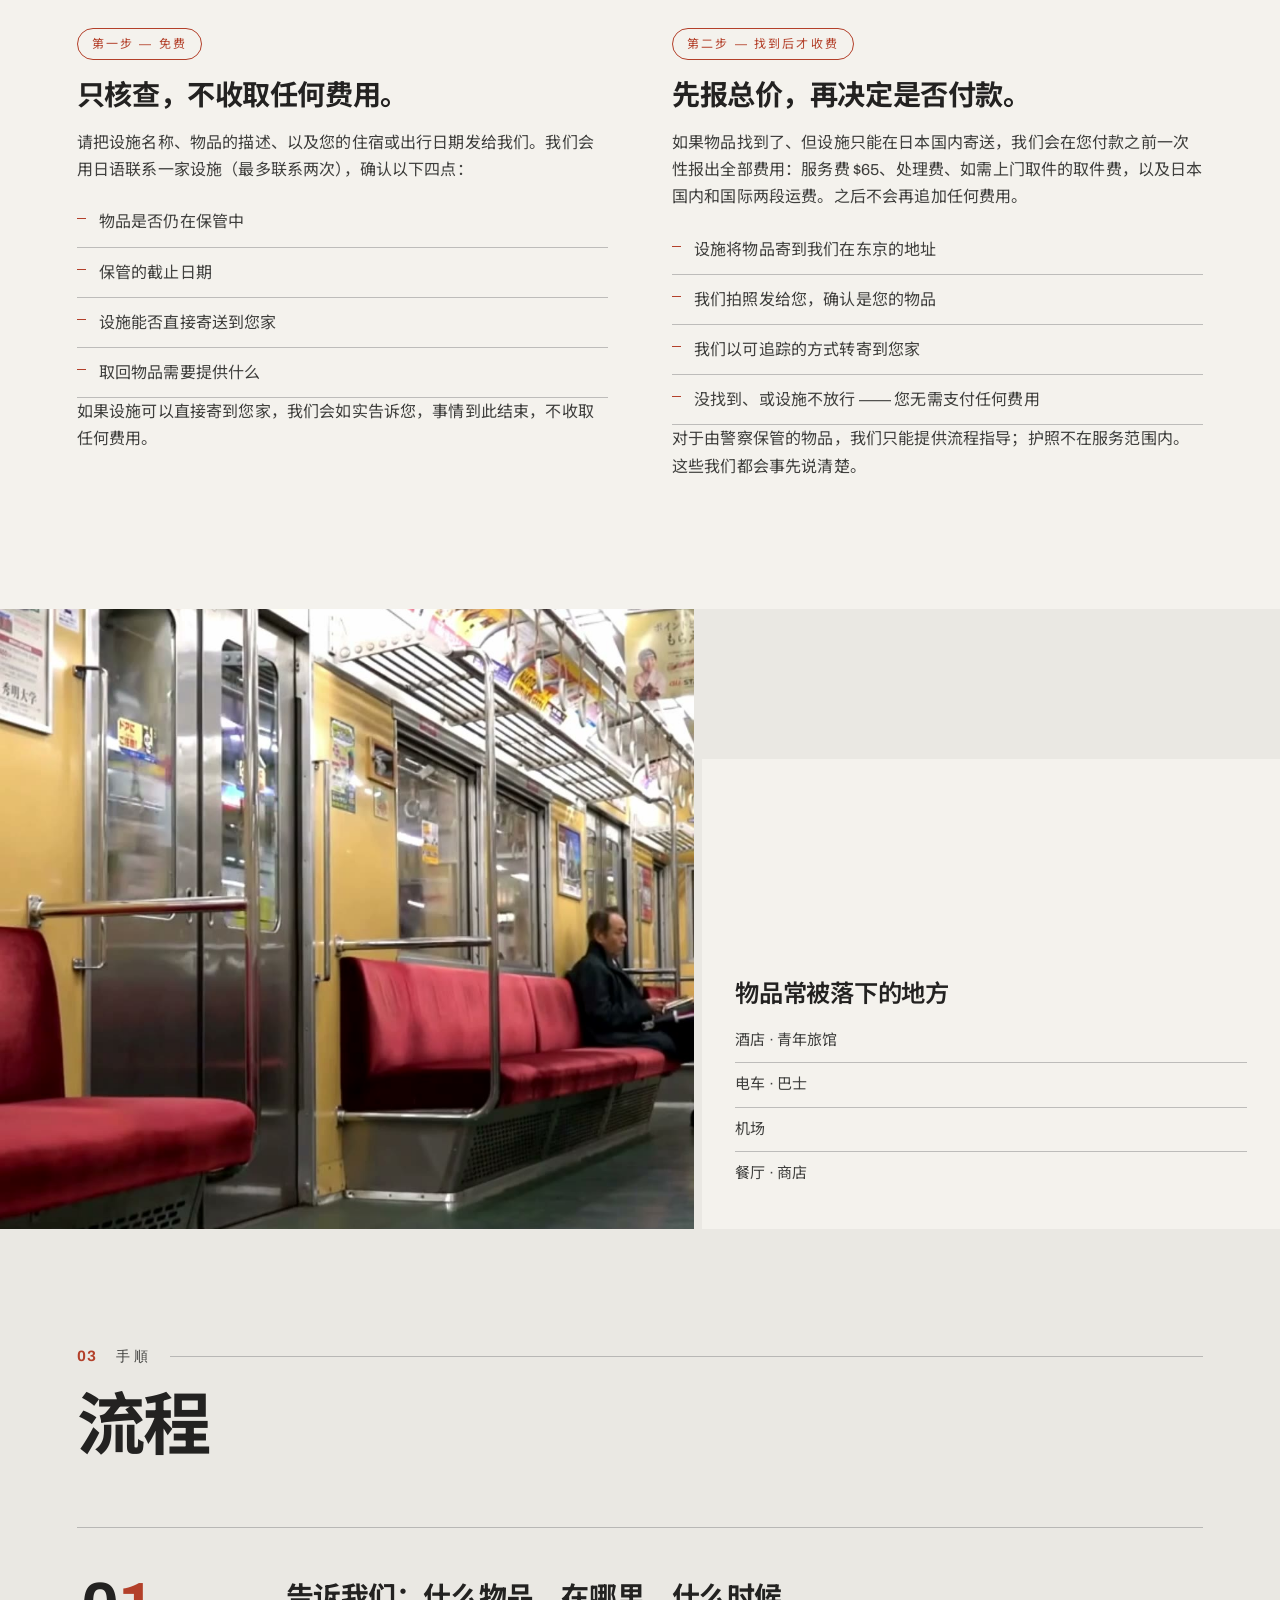
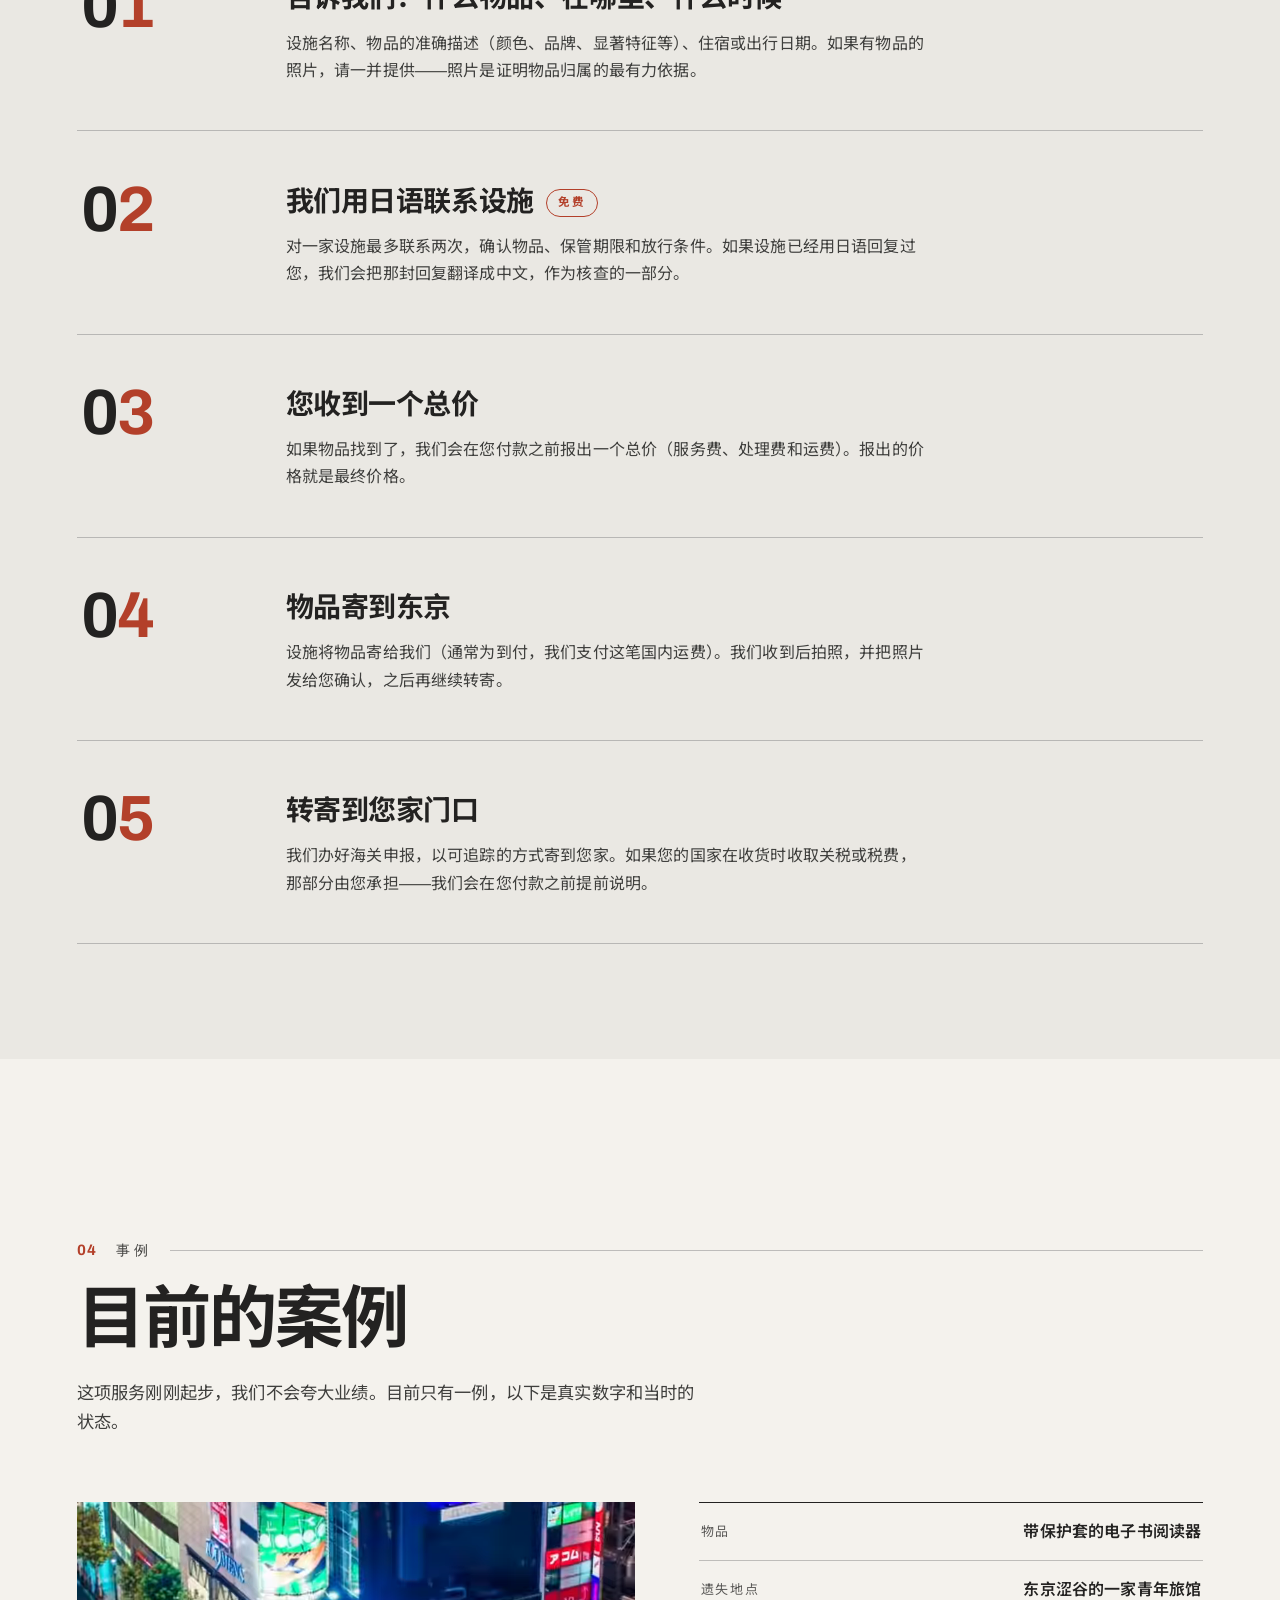
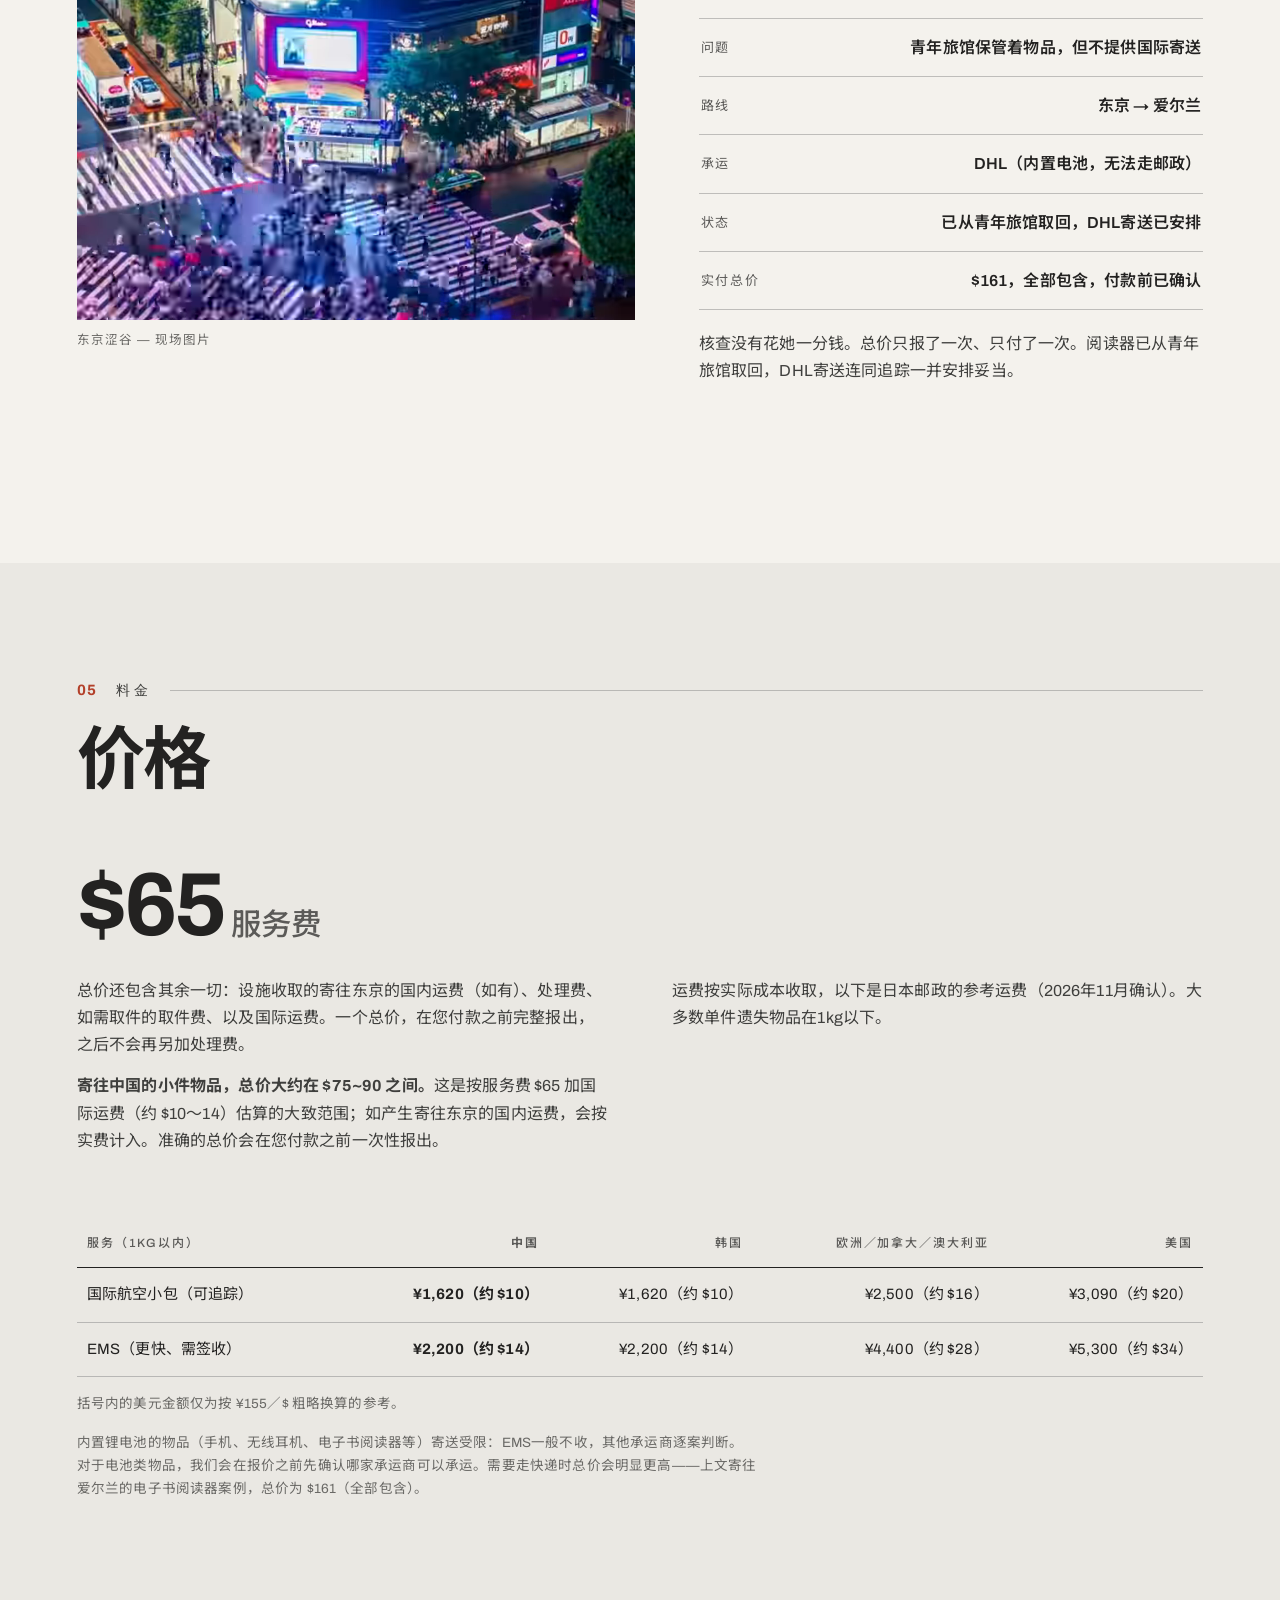
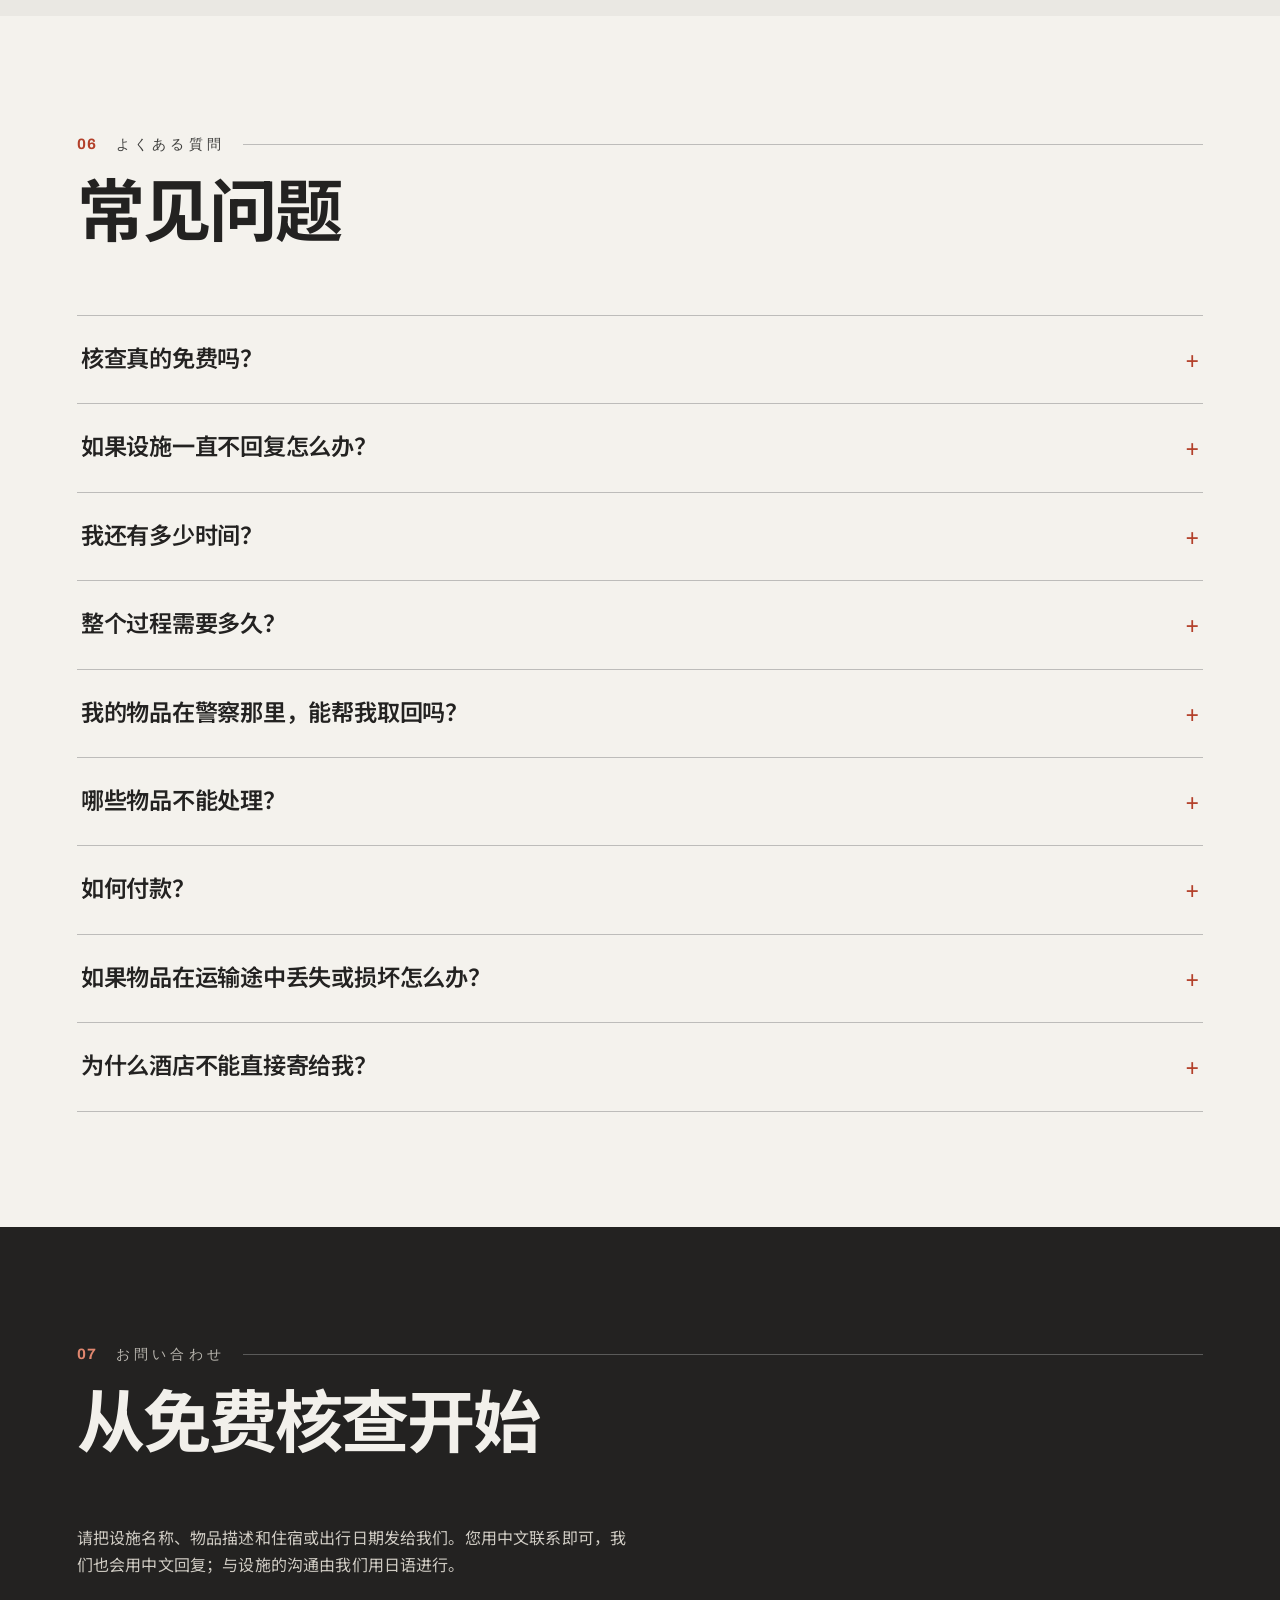
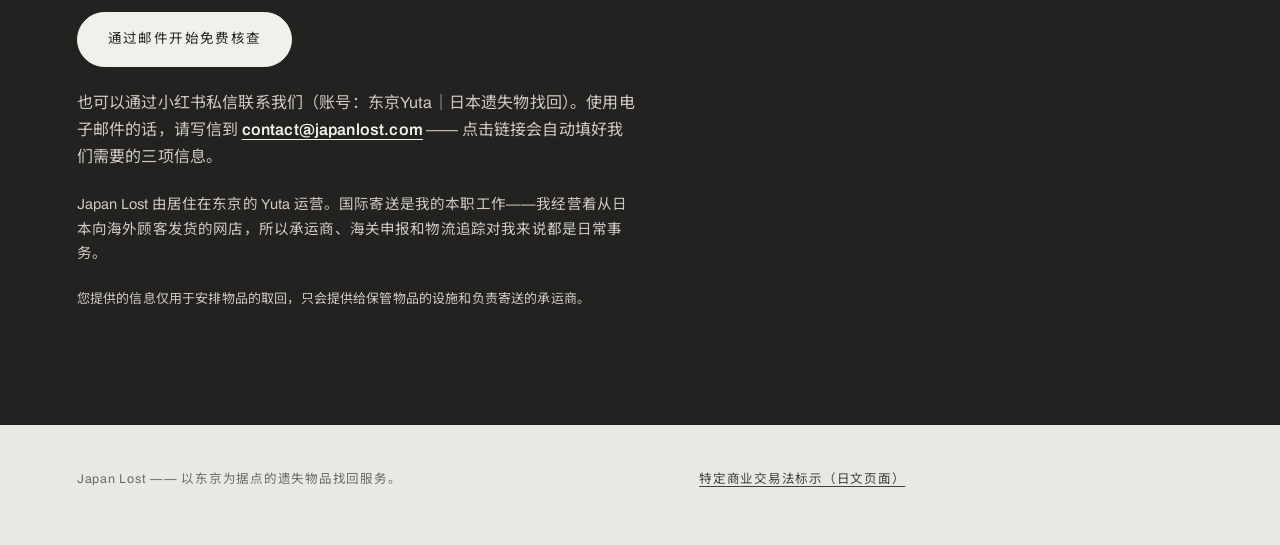
<file: index-zh.html>
<!DOCTYPE html>
<html lang="zh-CN">
<head>
<meta charset="utf-8">
<meta name="viewport" content="width=device-width, initial-scale=1">
<title>日本遗失物品找回服务 | Japan Lost</title>
<meta name="description" content="把物品落在日本的酒店、电车或机场，人已经回国了——我们可以免费帮您用日语联系失物所在的设施，确认物品是否还在、以及如何取回。如果可以找回，我们会在您付款之前，一次性报出包含全部费用的总价。">
<link rel="canonical" href="https://japanlost.com/zh/">
<link rel="alternate" hreflang="en" href="https://japanlost.com/">
<link rel="alternate" hreflang="ko" href="https://japanlost.com/ko/">
<link rel="alternate" hreflang="zh-Hans" href="https://japanlost.com/zh/">
<link rel="alternate" hreflang="x-default" href="https://japanlost.com/">
<meta property="og:locale" content="zh_CN">
<meta property="og:locale:alternate" content="en_US">
<meta property="og:locale:alternate" content="ko_KR">
<meta property="og:type" content="website">
<meta property="og:title" content="日本遗失物品找回服务 | Japan Lost">
<meta property="og:description" content="把物品落在日本的酒店、电车或机场，人已经回国了——我们可以免费帮您用日语联系失物所在的设施，确认物品是否还在、以及如何取回。如果可以找回，我们会在您付款之前，一次性报出包含全部费用的总价。">
<meta property="og:url" content="https://japanlost.com/zh/">
<meta property="og:image" content="https://japanlost.com/assets/hero-shibuya-poster.jpg">
<meta property="og:site_name" content="Japan Lost">
<meta name="twitter:card" content="summary_large_image">
<meta name="twitter:title" content="日本遗失物品找回服务 | Japan Lost">
<meta name="twitter:description" content="把物品落在日本的酒店、电车或机场，人已经回国了——我们可以免费帮您用日语联系失物所在的设施，确认物品是否还在、以及如何取回。如果可以找回，我们会在您付款之前，一次性报出包含全部费用的总价。">
<meta name="twitter:image" content="https://japanlost.com/assets/hero-shibuya-poster.jpg">
<link rel="icon" href="/favicon.ico" sizes="any">
<link rel="icon" type="image/png" sizes="32x32" href="/favicon-32.png">
<link rel="apple-touch-icon" href="/apple-touch-icon.png">
<meta name="theme-color" content="#232221">
<link rel="preconnect" href="https://fonts.googleapis.com">
<link rel="preconnect" href="https://fonts.gstatic.com" crossorigin>
<link rel="preload" as="style" href="https://fonts.googleapis.com/css2?family=Archivo:wght@400;500;600;700&family=Noto+Sans+SC:wght@400;500;600;700&family=Noto+Serif+SC:wght@600;700&family=Shippori+Mincho:wght@600&display=swap" onload="this.onload=null;this.rel='stylesheet'">
<noscript><link href="https://fonts.googleapis.com/css2?family=Archivo:wght@400;500;600;700&family=Noto+Sans+SC:wght@400;500;600;700&family=Noto+Serif+SC:wght@600;700&family=Shippori+Mincho:wght@600&display=swap" rel="stylesheet"></noscript>
<link rel="stylesheet" href="/style.css">
<style>
/* ZH page only — font fallbacks for Chinese glyphs.
   Latin text keeps Archivo / Shippori Mincho; Chinese glyphs fall through to
   Noto Sans SC (body & headings) and Noto Serif SC (serif accent spans). */
:root{
  --font-en:"Archivo","Noto Sans SC","PingFang SC","Microsoft YaHei",Helvetica,Arial,sans-serif;
  --font-jp:"Noto Serif SC","Shippori Mincho","Songti SC","STSong",serif;
}
</style>
<script>/* Reveal animations only when motion is acceptable; otherwise content is simply visible. */if(!window.matchMedia("(prefers-reduced-motion: reduce)").matches){document.documentElement.classList.add("motion-on");}</script>
<script type="application/ld+json">
{
 "@context": "https://schema.org",
 "@type": "FAQPage",
 "mainEntity": [
  {
   "@type": "Question",
   "name": "核查真的免费吗？",
   "acceptedAnswer": {
    "@type": "Answer",
    "text": "真的。联系一家设施、最多两次，不收取任何费用。如果没找到、设施不放行、或设施可以直接寄给您，都无需付款。如果需要联系第二家设施或进一步跟进，我们会在开始之前先报价。"
   }
  },
  {
   "@type": "Question",
   "name": "如果设施一直不回复怎么办？",
   "acceptedAnswer": {
    "@type": "Answer",
    "text": "我们最多联系两次。如果仍无回复，免费核查到此结束——我们会告诉您我们做了哪些尝试，您无需支付任何费用。"
   }
  },
  {
   "@type": "Question",
   "name": "我还有多少时间？",
   "acceptedAnswer": {
    "@type": "Answer",
    "text": "取决于遗失地点。酒店通常保管1到3个月；电车物品最紧急，大约一周内就会移交警察；警察自公示之日起保管3个月。请先确认截止日期，它决定了还有什么能做。"
   }
  },
  {
   "@type": "Question",
   "name": "整个过程需要多久？",
   "acceptedAnswer": {
    "@type": "Answer",
    "text": "核查取决于设施的回复速度，可能需要几天，有时更久；如果联系两次仍无答复，我们会告知您，免费核查随之结束。物品到达我们这里之后，转寄时间取决于目的地和寄送方式：邮政需要几天到几周，快递更快。爱尔兰案例中，DHL预计约3天。"
   }
  },
  {
   "@type": "Question",
   "name": "我的物品在警察那里，能帮我取回吗？",
   "acceptedAnswer": {
    "@type": "Answer",
    "text": "不能——我们也不会为此向您收费。警察放行遗失物品通常需要本人到场，或通过日本国内邮寄并附上签名的授权书。我们可以免费为您说明如何提交失物申报，以及您的物品最可能被保管在哪里。"
   }
  },
  {
   "@type": "Question",
   "name": "哪些物品不能处理？",
   "acceptedAnswer": {
    "@type": "Answer",
    "text": "护照和官方证件——请向您的大使馆和保管的警察局申报。现金、易腐食品和危险品也不在范围内。电池类物品因承运商限制，逐案确认。"
   }
  },
  {
   "@type": "Question",
   "name": "如何付款？",
   "acceptedAnswer": {
    "@type": "Answer",
    "text": "只有在您看过总价并同意之后才需要付款，之前从不需要。您直接联系我们的话，我们会按约定总价发送一个支付链接，您可使用信用卡或支付宝（Alipay）完成付款。"
   }
  },
  {
   "@type": "Question",
   "name": "如果物品在运输途中丢失或损坏怎么办？",
   "acceptedAnswer": {
    "@type": "Answer",
    "text": "我们会仔细包装，寄出前拍照，并全程使用可追踪的寄送方式。如果包裹在运输途中丢失或损坏，我们会协助您向承运商索赔。赔偿以承运商条款和寄送时申报的价值为准，因此我们会在寄送之前与您确认申报价值。需要说明的是，我们无法保证承运商的赔偿决定。"
   }
  },
  {
   "@type": "Question",
   "name": "为什么酒店不能直接寄给我？",
   "acceptedAnswer": {
    "@type": "Answer",
    "text": "通常有三个现实原因：酒店需要替他人填写其物品的海关申报；国际邮费无法到付；而且他们的整套流程只针对日本国内退回而设。"
   }
  }
 ]
}
</script>
</head>
<body>

<header class="site-header">
  <a class="wordmark" href="#top"><span class="wm-b">JAPAN</span><span class="wm-dot" aria-hidden="true"></span><span class="wm-light">LOST</span></a>
  <nav class="site-nav">
    <a href="#guide">指南</a>
    <a href="#service">服务</a>
    <a class="nav-opt" href="#process">流程</a>
    <a class="nav-opt" href="#case">案例</a>
    <a href="#pricing">价格</a>
    <a class="nav-opt" href="#faq">常见问题</a>
    <a href="#contact">联系我们</a>
  </nav>
</header>

<!-- ============ HERO ============ -->
<section class="hero" id="top">
  <div class="hero-media" data-parallax>
    <video autoplay muted loop playsinline preload="metadata" poster="/assets/hero-shibuya-poster.jpg" id="heroVideo">
      <source src="/assets/hero-shibuya.webm" type="video/webm">
      <source src="/assets/hero-shibuya.mp4" type="video/mp4">
    </video>
  </div>
  <div class="hero-inner">
    <p class="hero-kicker">东京，日本 — <span class="jp">遗失物品找回服务</span></p>
    <h1>在日本旅行时把东西落在酒店、电车或机场，<span class="thin">回到家后还能找回吗？</span></h1>
    <p class="hero-sub">把物品落在日本的酒店、电车或机场，人已经回国了——我们可以免费帮您用日语联系失物所在的设施，确认物品是否还在、以及如何取回。如果可以找回，我们会在您付款之前，一次性报出包含全部费用的总价。</p>
    <p class="hero-jp">落在日本的遗失物品，可以找回。</p>
    <div class="hero-actions">
      <a class="btn solid" href="#contact">免费核查</a>
      <a class="btn" href="#guide">阅读指南</a>
    </div>
  </div>
  <div class="hero-meta">
    <div><b>免费</b>首次设施核查</div>
    <div><b>一个总价</b>付款前一次性报出</div>
    <div class="meta-wide">运营地点在东京——我们在这里接收您的物品，拍照确认，再转寄到您家。</div>
  </div>
</section>

<!-- ============ 01 GUIDE ============ -->
<section class="section" id="guide">
  <div class="sec-head" data-reveal>
    <div class="sec-index"><span class="sec-num">01</span><span class="sec-jp">ガイド</span></div>
    <h2 class="sec-title">在日本遗失物品，先知道这些</h2>
    <p class="sec-lede">在日本遗失的物品，大多数都可以找回，前提是在保管期限内行动。先联系遗失地点，确认对方是否保管着您的物品、保管到什么时候、能否直接寄给您。后续处理都取决于这几个答复。</p>
  </div>

  <div class="facts">
    <div class="fact" data-reveal><p class="n">1~3<small>个月</small></p><p class="cap">酒店、青年旅馆和日式旅馆通常在这个期限内保管遗失物品。规模较小的住宿设施可能会更早处理掉。</p></div>
    <div class="fact" data-reveal style="--d:.09s"><p class="n">7<small>天</small></p><p class="cap">铁路公司的处理速度很快。车站只保管几天，无人认领的物品大约一周内就会移交警察。</p></div>
    <div class="fact" data-reveal style="--d:.31s"><p class="n">3<small>个月</small></p><p class="cap">警察自公示之日起保管遗失物品3个月。超过这个期限，基本就无法找回了。</p></div>
  </div>

  <div class="rows" data-reveal>
    <a class="row" href="#service"><span class="r-num">a.</span><span class="r-title">落在酒店的物品</span><span class="r-arrow">→</span><span class="r-desc">最有可能找回的情况。酒店前台有登记记录，常见的难点是只能寄送到日本国内。</span></a>
    <a class="row" href="#service"><span class="r-num">b.</span><span class="r-title">落在电车上的物品</span><span class="r-arrow">→</span><span class="r-desc">时间紧迫。每家铁路公司都有自己的失物招领窗口，物品会送到中央保管处，再移交警察。</span></a>
    <a class="row" href="#service"><span class="r-num">c.</span><span class="r-title">落在机场的物品</span><span class="r-arrow">→</span><span class="r-desc">有两个窗口：公共区域遗失的找航站楼，机舱内遗失的找航空公司。两边都要联系。</span></a>
    <a class="row" href="#faq"><span class="r-num">d.</span><span class="r-title">已经移交警察的物品</span><span class="r-arrow">→</span><span class="r-desc">规则不同。请提交失物申报，并在3个月期限内行动。咨询免费。</span></a>
    <a class="row" href="/guide/"><span class="r-num">e.</span><span class="r-title">完整的分步指南</span><span class="r-arrow">→</span><span class="r-desc">酒店、电车、机场和警察各自的联系方式、保管期限与完整流程，都整理在这里。</span></a>
  </div>
</section>

<!-- ============ 02 SERVICE ============ -->
<div class="sec-alt-wrap">
<section class="section" id="service">
  <div class="sec-head" data-reveal>
    <div class="sec-index"><span class="sec-num">02</span><span class="sec-jp">サービス</span></div>
    <h2 class="sec-title">回国之后，自己很难办到的三件事</h2>
    <p class="sec-lede">回国之后，通常有三件事自己很难办到：一个可以让设施寄送的日本国内地址、一位能用日语与设施沟通的人、一位能把包裹从日本转寄到您手上的人。这项服务正是为您提供这三点。</p>
  </div>
  <div class="cols">
    <div class="col" data-reveal>
      <span class="tag">第一步 — 免费</span>
      <h3>只核查，不收取任何费用。</h3>
      <p>请把设施名称、物品的描述、以及您的住宿或出行日期发给我们。我们会用日语联系一家设施（最多联系两次），确认以下四点：</p>
      <ul>
        <li>物品是否仍在保管中</li>
        <li>保管的截止日期</li>
        <li>设施能否直接寄送到您家</li>
        <li>取回物品需要提供什么</li>
      </ul>
      <p>如果设施可以直接寄到您家，我们会如实告诉您，事情到此结束，不收取任何费用。</p>
    </div>
    <div class="col" data-reveal style="--d:.22s">
      <span class="tag">第二步 — 找到后才收费</span>
      <h3>先报总价，再决定是否付款。</h3>
      <p>如果物品找到了、但设施只能在日本国内寄送，我们会在您付款之前一次性报出全部费用：服务费 $65、处理费、如需上门取件的取件费，以及日本国内和国际两段运费。之后不会再追加任何费用。</p>
      <ul>
        <li>设施将物品寄到我们在东京的地址</li>
        <li>我们拍照发给您，确认是您的物品</li>
        <li>我们以可追踪的方式转寄到您家</li>
        <li>没找到、或设施不放行 —— 您无需支付任何费用</li>
      </ul>
      <p>对于由警察保管的物品，我们只能提供流程指导；护照不在服务范围内。这些我们都会事先说清楚。</p>
    </div>
  </div>
</section>
</div>

<div class="media-band" data-reveal>
  <video class="mb-a" autoplay muted loop playsinline preload="metadata" poster="/assets/train-interior-poster.jpg">
    <source src="/assets/train-interior.mp4" type="video/mp4">
  </video>
  <aside class="mb-panel">
    <h3>物品常被落下的地方</h3>
    <ul>
      <li>酒店 · 青年旅馆</li>
      <li>电车 · 巴士</li>
      <li>机场</li>
      <li>餐厅 · 商店</li>
    </ul>
  </aside>
</div>

<!-- ============ 03 PROCESS ============ -->
<section class="section" id="process">
  <div class="sec-head" data-reveal>
    <div class="sec-index"><span class="sec-num">03</span><span class="sec-jp">手順</span></div>
    <h2 class="sec-title">流程</h2>
  </div>
  <div class="steps">
    <div class="step" data-reveal><p class="s-num">0<span>1</span></p><div><h3>告诉我们：什么物品、在哪里、什么时候</h3><p>设施名称、物品的准确描述（颜色、品牌、显著特征等）、住宿或出行日期。如果有物品的照片，请一并提供——照片是证明物品归属的最有力依据。</p></div></div>
    <div class="step" data-reveal><p class="s-num">0<span>2</span></p><div><h3>我们用日语联系设施<span class="free">免费</span></h3><p>对一家设施最多联系两次，确认物品、保管期限和放行条件。如果设施已经用日语回复过您，我们会把那封回复翻译成中文，作为核查的一部分。</p></div></div>
    <div class="step" data-reveal><p class="s-num">0<span>3</span></p><div><h3>您收到一个总价</h3><p>如果物品找到了，我们会在您付款之前报出一个总价（服务费、处理费和运费）。报出的价格就是最终价格。</p></div></div>
    <div class="step" data-reveal><p class="s-num">0<span>4</span></p><div><h3>物品寄到东京</h3><p>设施将物品寄给我们（通常为到付，我们支付这笔国内运费）。我们收到后拍照，并把照片发给您确认，之后再继续转寄。</p></div></div>
    <div class="step" data-reveal><p class="s-num">0<span>5</span></p><div><h3>转寄到您家门口</h3><p>我们办好海关申报，以可追踪的方式寄到您家。如果您的国家在收货时收取关税或税费，那部分由您承担——我们会在您付款之前提前说明。</p></div></div>
  </div>
</section>

<!-- ============ 04 CASE ============ -->
<div class="sec-alt-wrap">
<section class="section section--quiet" id="case">
  <div class="sec-head">
    <div class="sec-index"><span class="sec-num">04</span><span class="sec-jp">事例</span></div>
    <h2 class="sec-title">目前的案例</h2>
    <p class="sec-lede">这项服务刚刚起步，我们不会夸大业绩。目前只有一例，以下是真实数字和当时的状态。</p>
  </div>
  <div class="case-grid">
    <figure>
      <video autoplay muted loop playsinline preload="metadata" poster="/assets/street-shibuya-still.jpg" aria-label="东京涩谷——物品被落下的地区">
<source src="/assets/case-shibuya.webm" type="video/webm">
<source src="/assets/case-shibuya.mp4" type="video/mp4">
</video>
      <figcaption>东京涩谷 — 现场图片</figcaption>
    </figure>
    <div>
      <dl class="case-data">
        <div><dt>物品</dt><dd>带保护套的电子书阅读器</dd></div>
        <div><dt>遗失地点</dt><dd>东京涩谷的一家青年旅馆</dd></div>
        <div><dt>问题</dt><dd>青年旅馆保管着物品，但不提供国际寄送</dd></div>
        <div><dt>路线</dt><dd>东京 → 爱尔兰</dd></div>
        <div><dt>承运</dt><dd>DHL（内置电池，无法走邮政）</dd></div>
        <div><dt>状态</dt><dd>已从青年旅馆取回，DHL寄送已安排</dd></div>
        <div><dt>实付总价</dt><dd>$161，全部包含，付款前已确认</dd></div>
      </dl>
      <p class="case-note">核查没有花她一分钱。总价只报了一次、只付了一次。阅读器已从青年旅馆取回，DHL寄送连同追踪一并安排妥当。</p>
    </div>
  </div>
</section>
</div>

<!-- ============ 05 PRICING ============ -->
<section class="section" id="pricing">
  <div class="sec-head" data-reveal>
    <div class="sec-index"><span class="sec-num">05</span><span class="sec-jp">料金</span></div>
    <h2 class="sec-title">价格</h2>
  </div>
  <div class="price-lead" data-reveal>
    <p class="big">$65<small> 服务费</small></p>
  </div>
  <div class="cols" style="margin-top:26px">
    <div class="col" data-reveal>
      <p>总价还包含其余一切：设施收取的寄往东京的国内运费（如有）、处理费、如需取件的取件费、以及国际运费。一个总价，在您付款之前完整报出，之后不会再另加处理费。</p>
      <p><strong>寄往中国的小件物品，总价大约在 $75~90 之间。</strong>这是按服务费 $65 加国际运费（约 $10〜14）估算的大致范围；如产生寄往东京的国内运费，会按实费计入。准确的总价会在您付款之前一次性报出。</p>
    </div>
    <div class="col" data-reveal style="--d:.18s">
      <p>运费按实际成本收取，以下是日本邮政的参考运费（2026年11月确认）。大多数单件遗失物品在1kg以下。</p>
    </div>
  </div>
  <div class="rates-wrap" data-reveal>
  <table class="rates">
    <tr><th>服务（1kg以内）</th><th class="n"><strong>中国</strong></th><th class="n">韩国</th><th class="n">欧洲／加拿大／澳大利亚</th><th class="n">美国</th></tr>
    <tr><td>国际航空小包（可追踪）</td><td class="n"><strong>¥1,620（约 $10）</strong></td><td class="n">¥1,620（约 $10）</td><td class="n">¥2,500（约 $16）</td><td class="n">¥3,090（约 $20）</td></tr>
    <tr><td>EMS（更快、需签收）</td><td class="n"><strong>¥2,200（约 $14）</strong></td><td class="n">¥2,200（约 $14）</td><td class="n">¥4,400（约 $28）</td><td class="n">¥5,300（约 $34）</td></tr>
  </table>
  </div>
  <p class="fineprint" data-reveal>括号内的美元金额仅为按 ¥155／$ 粗略换算的参考。</p>
  <p class="fineprint" data-reveal>内置锂电池的物品（手机、无线耳机、电子书阅读器等）寄送受限：EMS一般不收，其他承运商逐案判断。对于电池类物品，我们会在报价之前先确认哪家承运商可以承运。需要走快递时总价会明显更高——上文寄往爱尔兰的电子书阅读器案例，总价为 $161（全部包含）。</p>
</section>

<!-- ============ 06 FAQ ============ -->
<div class="sec-alt-wrap">
<section class="section" id="faq">
  <div class="sec-head" data-reveal>
    <div class="sec-index"><span class="sec-num">06</span><span class="sec-jp">よくある質問</span></div>
    <h2 class="sec-title">常见问题</h2>
  </div>
  <div class="faq" data-reveal>
    <details>
      <summary>核查真的免费吗？</summary>
      <p>真的。联系一家设施、最多两次，不收取任何费用。如果没找到、设施不放行、或设施可以直接寄给您，都无需付款。如果需要联系第二家设施或进一步跟进，我们会在开始之前先报价。</p>
    </details>
    <details>
      <summary>如果设施一直不回复怎么办？</summary>
      <p>我们最多联系两次。如果仍无回复，免费核查到此结束——我们会告诉您我们做了哪些尝试，您无需支付任何费用。</p>
    </details>
    <details>
      <summary>我还有多少时间？</summary>
      <p>取决于遗失地点。酒店通常保管1到3个月；电车物品最紧急，大约一周内就会移交警察；警察自公示之日起保管3个月。请先确认截止日期，它决定了还有什么能做。</p>
    </details>
    <details>
      <summary>整个过程需要多久？</summary>
      <p>核查取决于设施的回复速度，可能需要几天，有时更久；如果联系两次仍无答复，我们会告知您，免费核查随之结束。物品到达我们这里之后，转寄时间取决于目的地和寄送方式：邮政需要几天到几周，快递更快。爱尔兰案例中，DHL预计约3天。</p>
    </details>
    <details>
      <summary>我的物品在警察那里，能帮我取回吗？</summary>
      <p>不能——我们也不会为此向您收费。警察放行遗失物品通常需要本人到场，或通过日本国内邮寄并附上签名的授权书。我们可以免费为您说明如何提交失物申报，以及您的物品最可能被保管在哪里。</p>
    </details>
    <details>
      <summary>哪些物品不能处理？</summary>
      <p>护照和官方证件——请向您的大使馆和保管的警察局申报。现金、易腐食品和危险品也不在范围内。电池类物品因承运商限制，逐案确认。</p>
    </details>
    <details>
      <summary>如何付款？</summary>
      <p>只有在您看过总价并同意之后才需要付款，之前从不需要。您直接联系我们的话，我们会按约定总价发送一个支付链接，您可使用信用卡或支付宝（Alipay）完成付款。</p>
    </details>
    <details>
      <summary>如果物品在运输途中丢失或损坏怎么办？</summary>
      <p>我们会仔细包装，寄出前拍照，并全程使用可追踪的寄送方式。如果包裹在运输途中丢失或损坏，我们会协助您向承运商索赔。赔偿以承运商条款和寄送时申报的价值为准，因此我们会在寄送之前与您确认申报价值。需要说明的是，我们无法保证承运商的赔偿决定。</p>
    </details>
    <details>
      <summary>为什么酒店不能直接寄给我？</summary>
      <p>通常有三个现实原因：酒店需要替他人填写其物品的海关申报；国际邮费无法到付；而且他们的整套流程只针对日本国内退回而设。</p>
    </details>
  </div>
</section>
</div>

<!-- ============ CONTACT ============ -->
<section class="section contact" id="contact">
  <div class="sec-head" data-reveal>
    <div class="sec-index"><span class="sec-num">07</span><span class="sec-jp">お問い合わせ</span></div>
    <h2 class="sec-title">从免费核查开始</h2>
  </div>
  <div data-reveal>
    <p>请把设施名称、物品描述和住宿或出行日期发给我们。您用中文联系即可，我们也会用中文回复；与设施的沟通由我们用日语进行。</p>
    <a class="btn solid" href="mailto:contact@japanlost.com?subject=%E5%85%8D%E8%B4%B9%E6%A0%B8%E6%9F%A5%E7%94%B3%E8%AF%B7&body=%E8%AE%BE%E6%96%BD%E5%90%8D%E7%A7%B0%EF%BC%9A%0A%E7%89%A9%E5%93%81%EF%BC%9A%0A%E4%BD%8F%E5%AE%BF%E6%88%96%E5%87%BA%E8%A1%8C%E6%97%A5%E6%9C%9F%EF%BC%9A">通过邮件开始免费核查</a>
    <p class="contact-alt">也可以通过小红书私信联系我们（账号：东京Yuta｜日本遗失物找回）。使用电子邮件的话，请写信到 <a class="contact-mail-link" href="mailto:contact@japanlost.com?subject=%E5%85%8D%E8%B4%B9%E6%A0%B8%E6%9F%A5%E7%94%B3%E8%AF%B7&body=%E8%AE%BE%E6%96%BD%E5%90%8D%E7%A7%B0%EF%BC%9A%0A%E7%89%A9%E5%93%81%EF%BC%9A%0A%E4%BD%8F%E5%AE%BF%E6%88%96%E5%87%BA%E8%A1%8C%E6%97%A5%E6%9C%9F%EF%BC%9A">contact@japanlost.com</a> —— 点击链接会自动填好我们需要的三项信息。</p>
    <p class="contact-about">Japan Lost 由居住在东京的 Yuta 运营。国际寄送是我的本职工作——我经营着从日本向海外顾客发货的网店，所以承运商、海关申报和物流追踪对我来说都是日常事务。</p>
    <p class="contact-privacy">您提供的信息仅用于安排物品的取回，只会提供给保管物品的设施和负责寄送的承运商。</p>
  </div>
</section>

<footer>
  <div>Japan Lost —— 以东京为据点的遗失物品找回服务。</div>
  <div><a href="/legal/">特定商业交易法标示（日文页面）</a></div>
  <div class="credits"></div>
</footer>

<script src="/motion.js"></script>
</body>
</html>
</file>
<file: style.css>
/* Japan Lost — redesign-v1 prototype
   Grammar reference: measured from vuild.co.jp (see site-design.md).
   All CSS written from scratch for this prototype. */

:root{
  --bg:#EAE8E3;
  --bg-2:#F4F2ED;
  --ink:#232221;
  --ink-2:#3F3F3D;
  --gray:#5B5A58;
  --muted:#6A6966;
  --line:rgba(136,136,136,.5);
  --accent:#B3402A;
  --accent-on-dark:#E0876F;
  --pad-x:clamp(20px,6vw,96px);
  --sec-y:clamp(90px,9vw,150px);
  --font-en:"Archivo",Helvetica,Arial,sans-serif;
  --font-jp:"Shippori Mincho","Hiragino Mincho ProN",serif;
}

*{margin:0;padding:0;box-sizing:border-box}
html{scroll-behavior:smooth}
body{
  background:var(--bg);
  color:var(--ink);
  font-family:var(--font-en);
  font-size:16px;
  line-height:1.7;
  letter-spacing:.01em;
  -webkit-font-smoothing:antialiased;
}
img,video{display:block;max-width:100%}
a{color:inherit}
::selection{background:var(--accent);color:#fff}

/* ---------- header ---------- */
.site-header{
  position:fixed;inset:0 0 auto 0;z-index:50;
  display:flex;justify-content:space-between;align-items:center;
  padding:18px var(--pad-x);
  color:#EDEDEA;
}
.wordmark{display:flex;align-items:center;gap:.42em;font-size:20px;text-decoration:none;flex:none;white-space:nowrap}
.wordmark .wm-b{font-weight:700;letter-spacing:.22em;margin-right:-.22em;mix-blend-mode:difference}
.wordmark .wm-light{font-weight:400;letter-spacing:.22em;mix-blend-mode:difference}
.wordmark .wm-dot{width:.46em;height:.46em;border-radius:50%;background:var(--accent);flex:none}
.site-nav{display:flex;gap:clamp(14px,2.6vw,34px);flex:none}
.site-nav a{text-decoration:none;font-size:12.5px;letter-spacing:.12em;text-transform:uppercase;opacity:.92;mix-blend-mode:difference}
.site-nav a:hover{opacity:1;text-decoration:underline;text-underline-offset:5px}
@media (max-width:760px){.site-nav a.nav-opt{display:none}}

/* ---------- hero ---------- */
.hero{position:relative;min-height:100svh;display:flex;flex-direction:column;justify-content:flex-end;overflow:hidden;background:var(--ink);padding-top:104px}
.hero video{position:absolute;inset:0;width:100%;height:100%;object-fit:cover;opacity:.86}
.hero::after{content:"";position:absolute;inset:0;background:linear-gradient(180deg,rgba(20,19,18,.34) 0%,rgba(20,19,18,.20) 34%,rgba(20,19,18,.66) 100%)}
.hero-inner{position:relative;z-index:2;width:100%;padding:0 var(--pad-x) clamp(48px,7vw,96px);color:#F2F0EB}
.hero-kicker{display:flex;align-items:baseline;gap:16px;flex-wrap:wrap;row-gap:8px;font-size:13px;letter-spacing:.22em;text-transform:uppercase}
.hero-kicker .jp{font-family:var(--font-jp);letter-spacing:.3em;text-transform:none;font-size:14px;white-space:nowrap}
.hero-kicker::before{content:"";width:52px;height:1px;background:var(--accent);align-self:center}
.hero h1{
  font-size:clamp(2.6rem,10.5vw,9.5rem);
  line-height:.98;font-weight:700;letter-spacing:-.03em;
  margin:22px 0 8px;
}
.hero h1 .thin{display:block;font-weight:500;color:#D8D5CE}
.hero-sub{max-width:560px;font-size:clamp(1rem,1.5vw,1.2rem);line-height:1.65;color:#E7E4DD}
.hero-jp{font-family:var(--font-jp);font-size:15px;letter-spacing:.18em;margin-top:14px;color:#E7E4DD}
.hero-actions{display:flex;flex-wrap:wrap;gap:14px;margin-top:34px}
.btn{
  display:inline-block;padding:15px 30px;border:1px solid #F2F0EB;border-radius:999px;
  text-decoration:none;font-size:13.5px;letter-spacing:.1em;text-transform:uppercase;
}
.btn.solid{background:#F2F0EB;color:var(--ink)}
.btn:hover{background:var(--accent);border-color:var(--accent);color:#fff}
.hero-meta{
  position:relative;z-index:2;display:flex;gap:clamp(20px,4vw,56px);flex-wrap:wrap;
  padding:20px var(--pad-x) 26px;border-top:1px solid rgba(255,255,255,.28);
  color:#E7E4DD;font-size:12.5px;letter-spacing:.14em;text-transform:uppercase;
}
.hero-meta b{font-size:15px;letter-spacing:.04em;text-transform:none;display:block;color:#fff}
.hero-meta .meta-wide{text-transform:none;letter-spacing:.03em;font-size:13.5px;line-height:1.55;max-width:360px;align-self:center}

/* ---------- sections ---------- */
.section{padding:var(--sec-y) var(--pad-x);max-width:1440px;margin:0 auto}
.sec-head{margin-bottom:clamp(40px,5vw,72px)}
.sec-index{display:flex;align-items:baseline;gap:18px}
.sec-num{font-size:15px;font-weight:700;color:var(--accent);letter-spacing:.1em}
.sec-jp{font-family:var(--font-jp);font-size:14px;letter-spacing:.3em;color:var(--ink-2)}
.sec-index::after{content:"";flex:1;height:1px;background:var(--line);align-self:center}
.sec-title{
  font-size:clamp(2.5rem,5.33vw,5rem);line-height:1.08;font-weight:700;letter-spacing:-.03em;
  margin-top:20px;max-width:12em;
}
.sec-lede{margin-top:22px;max-width:620px;color:var(--ink-2);font-size:clamp(1rem,1.35vw,1.15rem)}
.sec-alt-wrap{background:var(--bg-2)}
/* quiet zone: extra silence around the case record */
.section--quiet{padding-top:calc(var(--sec-y)*1.55);padding-bottom:calc(var(--sec-y)*1.55)}

/* number facts (VUILD "Impact" grammar) */
.facts{display:grid;grid-template-columns:repeat(3,1fr);gap:clamp(24px,4vw,64px);margin-top:clamp(44px,5vw,72px)}
.fact{border-top:1px solid var(--ink);padding-top:18px}
.fact .n{font-size:clamp(2.6rem,5.6vw,4.6rem);font-weight:700;letter-spacing:-.03em;line-height:1}
.fact .n small{font-size:.42em;font-weight:500;color:var(--gray);letter-spacing:0}
.fact .cap{margin-top:12px;color:var(--gray);font-size:14.5px;line-height:1.6}
@media (max-width:760px){.facts{grid-template-columns:1fr}}

/* index rows */
.rows{margin-top:clamp(40px,4vw,60px);border-top:1px solid var(--line)}
.row{
  display:grid;grid-template-columns:64px 1fr auto;gap:18px;align-items:baseline;
  padding:22px 4px;border-bottom:1px solid var(--line);text-decoration:none;
}
.row .r-num{color:var(--accent);font-weight:700;font-size:14px}
.row .r-title{font-size:clamp(1.25rem,2.2vw,1.7rem);font-weight:600;letter-spacing:-.01em}
.row .r-desc{color:var(--gray);font-size:14.5px;grid-column:2}
.row .r-arrow{font-size:20px;color:var(--muted)}
.row:hover .r-title{color:var(--accent)}
@media (max-width:760px){.row{grid-template-columns:40px 1fr auto}.row .r-desc{grid-column:2/4}}

/* two-column prose */
.cols{display:grid;grid-template-columns:1fr 1fr;gap:clamp(32px,5vw,88px)}
@media (max-width:860px){.cols{grid-template-columns:1fr}}
.col h3{font-size:clamp(1.35rem,2.2vw,1.8rem);letter-spacing:-.015em;line-height:1.3;margin-bottom:14px}
.col p{color:var(--ink-2);margin-bottom:14px}
.col .tag{display:inline-block;font-size:12px;letter-spacing:.18em;text-transform:uppercase;color:var(--accent);border:1px solid var(--accent);border-radius:999px;padding:5px 14px;margin-bottom:18px}
.col ul{list-style:none;margin-top:6px}
.col li{padding:11px 0 11px 22px;position:relative;border-bottom:1px solid var(--line);color:var(--ink-2)}
.col li::before{content:"";position:absolute;left:0;top:21px;width:9px;height:1px;background:var(--accent)}

/* media band */
.media-band{padding:0}
.media-band{display:grid;grid-template-columns:6fr 5fr;gap:8px}
.media-band video{width:100%;object-fit:cover}
.media-band .mb-a{height:clamp(280px,52vw,620px)}
.media-band .mb-panel{height:clamp(220px,40vw,470px);align-self:end;background:var(--bg-2);padding:clamp(20px,2.6vw,36px);display:flex;flex-direction:column;justify-content:flex-end;gap:18px}
.mb-panel h3{font-family:var(--font-en);font-weight:600;font-size:clamp(19px,1.9vw,26px);letter-spacing:-.01em;line-height:1.25}
.mb-panel ul{list-style:none}
.mb-panel li{padding:9px 0;border-top:1px solid var(--line);color:var(--ink-2);font-size:15px}
.mb-panel li:first-child{border-top:none;padding-top:0}
.media-band .media-cap{grid-column:1/-1}
@media (max-width:760px){.media-band{grid-template-columns:1fr}.media-band .mb-panel{height:auto;width:100%}}
.media-cap{display:flex;justify-content:space-between;gap:20px;padding:12px var(--pad-x) 0;color:var(--muted);font-size:12.5px;letter-spacing:.1em;text-transform:uppercase}

/* process steps */
.steps{border-top:1px solid var(--line)}
.step{display:grid;grid-template-columns:clamp(90px,12vw,170px) 1fr;gap:clamp(18px,4vw,60px);padding:clamp(28px,3.6vw,48px) 4px;border-bottom:1px solid var(--line)}
.step .s-num{font-size:clamp(2.4rem,5vw,4.2rem);font-weight:700;letter-spacing:-.03em;line-height:1;color:var(--ink)}
.step .s-num span{color:var(--accent)}
.step h3{font-size:clamp(1.3rem,2.2vw,1.75rem);letter-spacing:-.015em;margin-bottom:8px}
.step p{color:var(--ink-2);max-width:640px}
.step .free{display:inline-block;margin-left:12px;font-size:11.5px;letter-spacing:.16em;color:var(--accent);border:1px solid var(--accent);border-radius:999px;padding:3px 11px;vertical-align:middle;text-transform:uppercase}

/* case */
.case-grid{display:grid;grid-template-columns:1.05fr .95fr;gap:clamp(32px,5vw,80px);align-items:start}
@media (max-width:860px){.case-grid{grid-template-columns:1fr}}
.case-grid figure img,.case-grid figure video{width:100%;height:100%;object-fit:cover;aspect-ratio:4/3}
.case-grid figcaption{color:var(--muted);font-size:12.5px;letter-spacing:.08em;margin-top:10px;text-transform:uppercase}
.case-data{border-top:1px solid var(--ink)}
.case-data div{display:flex;justify-content:space-between;gap:24px;padding:15px 2px;border-bottom:1px solid var(--line)}
.case-data dt{color:var(--gray);font-size:13px;letter-spacing:.14em;text-transform:uppercase;padding-top:3px}
.case-data dd{font-weight:600;text-align:right}
.case-note{margin-top:20px;color:var(--ink-2)}

/* pricing */
.price-lead{display:flex;align-items:baseline;gap:20px;flex-wrap:wrap}
.price-lead .big{font-size:clamp(3rem,7vw,6rem);font-weight:700;letter-spacing:-.03em;line-height:1}
.price-lead .big small{font-size:.34em;font-weight:500;color:var(--gray);letter-spacing:0}
.rates-wrap{overflow-x:auto;-webkit-overflow-scrolling:touch;margin-top:clamp(36px,4vw,56px)}
table.rates{width:100%;min-width:620px;border-collapse:collapse;font-size:15px}
table.rates th,table.rates td{padding:14px 10px;border-bottom:1px solid var(--line);text-align:left}
table.rates th{font-size:12px;letter-spacing:.16em;text-transform:uppercase;color:var(--gray);font-weight:500;border-bottom:1px solid var(--ink)}
table.rates td.n,table.rates th.n{text-align:right;font-variant-numeric:tabular-nums}
.fineprint{color:var(--muted);font-size:13.5px;margin-top:16px;max-width:680px}

/* faq */
.faq{border-top:1px solid var(--line)}
.faq details{border-bottom:1px solid var(--line);padding:24px 4px}
.faq summary{cursor:pointer;list-style:none;font-size:clamp(1.15rem,2vw,1.45rem);font-weight:600;letter-spacing:-.01em;display:flex;justify-content:space-between;gap:20px}
.faq summary::-webkit-details-marker{display:none}
.faq summary::after{content:"+";color:var(--accent);font-weight:400}
.faq details[open ] summary::after{content:"–"}
.faq p{margin-top:12px;color:var(--ink-2);max-width:680px}

/* contact */
.contact{background:var(--ink);color:#F2F0EB}
.contact .sec-jp{color:#B9B6AF}
.contact .sec-index::after{background:rgba(255,255,255,.25)}
.contact .sec-num{color:var(--accent-on-dark)}
.contact p{color:#CFCBC3;max-width:560px;margin-top:22px}
.contact .btn{border-color:#F2F0EB;margin-top:32px}
.contact .btn:hover{background:var(--accent);border-color:var(--accent)}
.contact-alt{margin-top:30px}
.contact-mail-link{font-weight:600;color:#F2F0EB;text-underline-offset:4px}
.contact-mail-link:hover{color:var(--accent-on-dark)}
.contact-about{font-size:14.5px;color:#B9B6AF;margin-top:34px}
.contact-privacy{font-size:13px;color:#B9B6AF}

/* footer */
footer{padding:44px var(--pad-x) 54px;display:flex;justify-content:space-between;gap:24px;flex-wrap:wrap;color:var(--muted);font-size:12.5px;letter-spacing:.06em;max-width:1440px;margin:0 auto}
footer .credits{max-width:520px;line-height:1.7}
footer a{color:var(--ink-2);text-decoration:underline;text-underline-offset:3px}

/* ---------- motion (see site-design.md "動きの型") ---------- */
:root{--ease:cubic-bezier(.22,1,.36,1)}

/* hero parallax layer: oversized so the drift never shows an edge */
.hero-media{position:absolute;inset:-14% 0;z-index:0;will-change:transform}
.hero-media video{position:absolute;inset:0;width:100%;height:100%;object-fit:cover;filter:saturate(.84) brightness(.97)}

/* scroll reveal — initial state applies only when JS motion is on,
   so no-JS and reduced-motion visitors always see the content */
.motion-on [data-reveal]{
  opacity:0;transform:translateY(26px);
  transition:opacity .6s var(--ease),transform .6s var(--ease);
  transition-delay:var(--d,0s);
}
.motion-on [data-reveal].in{opacity:1;transform:none}

/* hover responses: quiet, colour and 1–4px of movement only */
.btn{transition:background-color .35s var(--ease),border-color .35s var(--ease),color .35s var(--ease),transform .35s var(--ease)}
.btn:hover{transform:translateY(-1px)}
.row .r-title{transition:color .3s var(--ease)}
.row .r-arrow{transition:transform .35s var(--ease),color .3s var(--ease)}
.row:hover .r-arrow{transform:translateX(5px);color:var(--accent)}
.faq summary{transition:color .3s var(--ease)}
.faq summary:hover{color:var(--accent)}
.contact-mail-link{transition:color .35s var(--ease)}
.site-nav a{transition:opacity .3s var(--ease)}

/* reduced motion: everything static, content fully visible */
@media (prefers-reduced-motion: reduce){
  html{scroll-behavior:auto}
  *,*::before,*::after{transition:none !important;animation:none !important}
  [data-reveal]{opacity:1 !important;transform:none !important}
}

/* mobile header: two rows so the wordmark and nav never crowd */
@media (max-width:760px){
  .site-header{flex-wrap:wrap;row-gap:10px;padding-block:14px}
  .site-nav{gap:18px}
  .hero{padding-top:124px}
}
</file>
